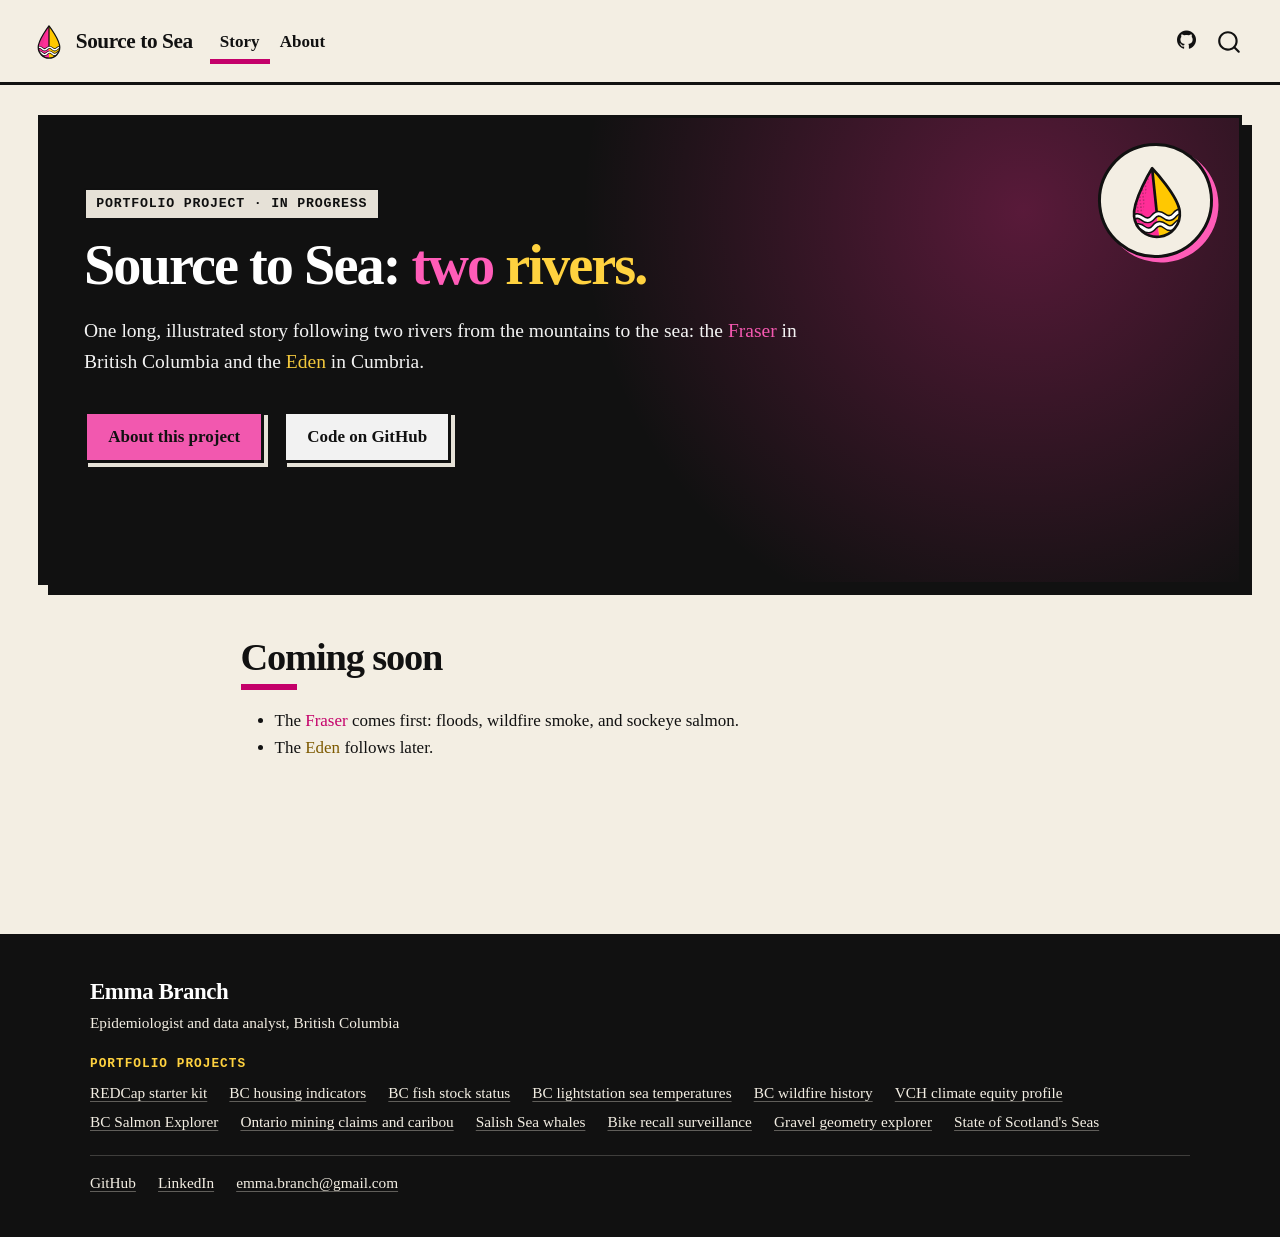
<file: docs/index.html>
<!DOCTYPE html>
<html xmlns="http://www.w3.org/1999/xhtml" lang="en" xml:lang="en"><head>

<meta charset="utf-8">
<meta name="generator" content="quarto-1.11.9">

<meta name="viewport" content="width=device-width, initial-scale=1.0, user-scalable=yes">

<meta name="author" content="Emma Branch">
<meta name="description" content="An illustrated data story following two rivers from source to sea: the Fraser in British Columbia and the Eden in Cumbria.">

<title>Source to Sea: two rivers</title>
<style>
/* Default styles provided by pandoc.
** See https://pandoc.org/MANUAL.html#variables-for-html for config info.
*/
span.smallcaps{font-variant: small-caps;}
div.columns{display: flex; gap: 1.5em;}
div.column{flex: auto;}
@media screen {
div.columns{gap: min(4vw, 1.5em);}
div.column{overflow-x: auto;}
}
div.hanging-indent{margin-left: 1.5em; text-indent: -1.5em;}
ul.task-list{list-style: none;}
ul.task-list li input[type="checkbox"] {
  width: 0.8em;
  margin: 0 0.8em 0.2em -1em; /* quarto-specific, see https://github.com/quarto-dev/quarto-cli/issues/4556 */ 
  vertical-align: middle;
}
</style>


<script src="site_libs/quarto-nav/quarto-nav.js"></script>
<script src="site_libs/quarto-nav/headroom.min.js"></script>
<script src="site_libs/clipboard/clipboard.min.js"></script>
<script src="site_libs/quarto-search/autocomplete.umd.js"></script>
<script src="site_libs/quarto-search/fuse.min.js"></script>
<script src="site_libs/quarto-search/quarto-search.js"></script>
<meta name="quarto:offset" content="./">
<link href="./images/favicon.png" rel="icon" type="image/png">
<script src="site_libs/quarto-html/quarto.js" type="module"></script>
<script src="site_libs/quarto-html/tabsets/tabsets.js" type="module"></script>
<script src="site_libs/quarto-html/scrollable-regions/scrollable-regions.js" type="module"></script>
<script src="site_libs/quarto-html/popper.min.js"></script>
<script src="site_libs/quarto-html/tippy.umd.min.js"></script>
<script src="site_libs/quarto-html/anchor.min.js"></script>
<link href="site_libs/quarto-html/tippy.css" rel="stylesheet">
<link href="site_libs/quarto-html/quarto-syntax-highlighting-06df27c8158acedd5d263560cd4ba62e.css" rel="stylesheet" class="quarto-color-scheme" id="quarto-text-highlighting-styles">
<link href="site_libs/quarto-html/quarto-syntax-highlighting-dark-07e23dae4c3757ea2bcd5d8a79ca1ee5.css" rel="stylesheet" class="quarto-color-scheme quarto-color-alternate" id="quarto-text-highlighting-styles">
<link href="site_libs/quarto-html/quarto-syntax-highlighting-06df27c8158acedd5d263560cd4ba62e.css" rel="stylesheet" class="quarto-color-scheme-extra" id="quarto-text-highlighting-styles">
<script src="site_libs/bootstrap/bootstrap.min.js"></script>
<link href="site_libs/bootstrap/bootstrap-icons.css" rel="stylesheet">
<link href="site_libs/bootstrap/bootstrap-4921bc2613bc6a924d70fb700d4654aa.min.css" rel="stylesheet" append-hash="true" class="quarto-color-scheme" id="quarto-bootstrap" data-mode="light">
<link href="site_libs/bootstrap/bootstrap-dark-3b97802beaa4428ca2b8c7db3ae7f562.min.css" rel="stylesheet" append-hash="true" class="quarto-color-scheme quarto-color-alternate" id="quarto-bootstrap" data-mode="light">
<link href="site_libs/bootstrap/bootstrap-4921bc2613bc6a924d70fb700d4654aa.min.css" rel="stylesheet" append-hash="true" class="quarto-color-scheme-extra" id="quarto-bootstrap" data-mode="light">
<script id="quarto-search-options" type="application/json">{
  "location": "navbar",
  "copy-button": false,
  "collapse-after": 3,
  "panel-placement": "end",
  "type": "overlay",
  "limit": 50,
  "keyboard-shortcut": [
    "f",
    "/",
    "s"
  ],
  "show-item-context": false,
  "language": {
    "search-no-results-text": "No results",
    "search-matching-documents-text": "matching documents",
    "search-copy-link-title": "Copy link to search",
    "search-hide-matches-text": "Hide additional matches",
    "search-more-match-text": "more match in this document",
    "search-more-matches-text": "more matches in this document",
    "search-clear-button-title": "Clear",
    "search-text-placeholder": "",
    "search-detached-cancel-button-title": "Cancel",
    "search-submit-button-title": "Submit",
    "search-label": "Search"
  }
}</script>


</head>

<body class="nav-fixed fullcontent quarto-light"><a id="quarto-skip-link" class="visually-hidden-focusable" href="#quarto-document-content">Skip to main content</a>

<div id="quarto-search-results"></div>
  <header id="quarto-header" class="headroom fixed-top">
    <nav class="navbar navbar-expand-lg " data-bs-theme="dark" aria-label="Site">
      <div class="navbar-container container-fluid">
      <div class="navbar-brand-container mx-auto">
    <a href="./index.html" class="navbar-brand navbar-brand-logo">
    <img src="./images/motif.svg" alt="" class="navbar-logo light-content">
    <img src="./images/motif.svg" alt="" class="navbar-logo dark-content">
    </a>
    <a class="navbar-brand" href="./index.html">
    <span class="navbar-title">Source to Sea</span>
    </a>
  </div>
          <button class="navbar-toggler" type="button" data-bs-toggle="collapse" data-bs-target="#navbarCollapse" aria-controls="navbarCollapse" aria-expanded="false" aria-label="Toggle navigation" onclick="if (window.quartoToggleHeadroom) { window.quartoToggleHeadroom(); }">
  <span class="navbar-toggler-icon"></span>
</button>
          <div class="collapse navbar-collapse" id="navbarCollapse">
            <ul class="navbar-nav navbar-nav-scroll me-auto">
  <li class="nav-item">
    <a class="nav-link active" href="./index.html" aria-current="page"> 
<span class="menu-text">Story</span></a>
  </li>  
  <li class="nav-item">
    <a class="nav-link" href="./about.html"> 
<span class="menu-text">About</span></a>
  </li>  
</ul>
            <ul class="navbar-nav navbar-nav-scroll ms-auto">
  <li class="nav-item compact">
    <a class="nav-link" href="https://github.com/emmabranch/two-rivers"> <i class="bi bi-github" role="img" aria-label="Code on GitHub">
</i> 
<span class="menu-text"></span></a>
  </li>  
</ul>
          </div> <!-- /navcollapse -->
            <div class="quarto-navbar-tools">
</div>
            <div id="quarto-search" class="" title="Search"></div>
      </div> <!-- /container-fluid -->
    </nav>
</header>
<!-- content -->
<div id="quarto-content" class="quarto-container page-columns page-rows-contents page-layout-article page-navbar">
<!-- sidebar -->
<!-- margin-sidebar -->
    
<!-- main -->
<main class="content page-columns page-full" id="quarto-document-content" tabindex="-1">

<header id="title-block-header" class="quarto-title-block default">
<div class="quarto-title">
</div>

<div>
  <div class="description">
    An illustrated data story following two rivers from source to sea: the Fraser in British Columbia and the Eden in Cumbria.
  </div>
</div>


<div class="quarto-title-meta">

    <div>
    <div class="quarto-title-meta-heading">Author</div>
    <div class="quarto-title-meta-contents">
             <p>Emma Branch </p>
          </div>
  </div>
    
  
    
  </div>
  


</header>


<div class="hero-full column-screen">
<img class="hero-motif" src="images/motif.svg" alt="">
<div class="hero-inner">
<p><span class="eyebrow">Portfolio project · in progress</span></p>
<section id="source-to-sea-two-rivers." class="level1">
<h1>Source to Sea: <span class="tr-fraser">two</span> <span class="tr-eden">rivers.</span></h1>
<p>One long, illustrated story following two rivers from the mountains to the sea: the <span class="tr-fraser">Fraser</span> in British Columbia and the <span class="tr-eden">Eden</span> in Cumbria.</p>
<p><a href="./about.html" class="btn btn-accent">About this project</a> <a href="https://github.com/emmabranch/two-rivers" class="btn btn-ghost">Code on GitHub</a></p>
</section>
</div>
</div>
<section id="coming-soon" class="level2">
<h2 class="anchored" data-anchor-id="coming-soon">Coming soon</h2>
<ul>
<li>The <span class="tr-fraser">Fraser</span> comes first: floods, wildfire smoke, and sockeye salmon.</li>
<li>The <span class="tr-eden">Eden</span> follows later.</li>
</ul>


</section>

</main> <!-- /main -->
<!-- Shared portfolio footer. Master copy: /Users/ecox/projects/_brand-kit/footer.html -->
<footer class="eb-footer" role="contentinfo">
  <div class="eb-footer-inner">
    <div class="eb-footer-name">Emma Branch</div>
    <div class="eb-footer-tag">Epidemiologist and data analyst, British Columbia</div>
    <div class="eb-footer-heading">Portfolio projects</div>
    <nav class="eb-footer-projects" aria-label="Portfolio projects">
      <a href="https://emmabranch.github.io/redcap-starter-kit/">REDCap starter kit</a>
      <a href="https://emmabranch.github.io/bc-housing-indicators/">BC housing indicators</a>
      <a href="https://emmabranch.github.io/bc-fish-stock-status/">BC fish stock status</a>
      <a href="https://emmabranch.github.io/bc-lightstation-qc/">BC lightstation sea temperatures</a>
      <a href="https://emmabranch.github.io/bc-wildfire-bigquery/">BC wildfire history</a>
      <a href="https://emmabranch.github.io/vch-climate-equity-profile/">VCH climate equity profile</a>
      <a href="https://emmabranch.shinyapps.io/bc-salmon-explorer">BC Salmon Explorer</a>
      <a href="https://emmabranch.github.io/ontario-claims-caribou/">Ontario mining claims and caribou</a>
      <a href="https://emmabranch.github.io/salish-sea-whales/">Salish Sea whales</a>
      <a href="https://emmabranch.github.io/bike-recall-surveillance/">Bike recall surveillance</a>
      <a href="https://emmabranch.github.io/gravel-geometry/">Gravel geometry explorer</a>
      <a href="https://emmabranch.github.io/scotland-seas-indicators/">State of Scotland's Seas</a>
    </nav>
    <div class="eb-footer-contact">
      <a href="https://github.com/emmabranch">GitHub</a>
      <a href="https://www.linkedin.com/in/embranch/">LinkedIn</a>
      <a href="mailto:emma.branch@gmail.com">emma.branch@gmail.com</a>
    </div>
  </div>
</footer>
<script>
  /* Quarto places included HTML inside the page layout. Move the top bar
     and footer to the edges of the page so they span the full width. */
  document.addEventListener("DOMContentLoaded", function () {
    var bar = document.querySelector(".eb-topbar");
    if (bar) document.body.insertBefore(bar, document.body.firstChild);
    /* Optional hero for single-page reports (report-hero.html): put it
       straight after the top bar, above the report itself. */
    var rhero = document.querySelector(".eb-report-hero");
    if (rhero) {
      if (bar) bar.parentNode.insertBefore(rhero, bar.nextSibling);
      else document.body.insertBefore(rhero, document.body.firstChild);
      document.body.classList.add("has-report-hero");
      /* The report card is lifted over the hero, which makes each section's
         offsetTop relative to the card instead of the page. Quarto's table of
         contents reads offsetTop, so give each section its true page position. */
      document.querySelectorAll("main.content section[id]").forEach(function (sec) {
        Object.defineProperty(sec, "offsetTop", {
          configurable: true,
          get: function () { return this.getBoundingClientRect().top + window.scrollY; }
        });
      });
      /* Optional background stripes drawn by R inside the report
         (a div with class "eb-hero-stripes"): move them into the hero. */
      var stripes = document.querySelector(".eb-hero-stripes");
      if (stripes) { stripes.classList.add("hero-bg"); rhero.insertBefore(stripes, rhero.firstChild); }
    }
    var foot = document.querySelector(".eb-footer");
    if (foot) {
      /* On websites, put it just above Quarto's own footer (which holds the
         project disclaimer); otherwise at the very end of the page. */
      var qfoot = document.querySelector("footer.footer");
      if (qfoot) qfoot.parentNode.insertBefore(foot, qfoot);
      else document.body.appendChild(foot);
    }
    /* On phones, close the navbar menu after a link is tapped. Links to a
       section of the same page don't reload it, so the menu would stay open. */
    document.querySelectorAll(".navbar-collapse .nav-link:not(.dropdown-toggle)").forEach(function (link) {
      link.addEventListener("click", function () {
        var menu = document.querySelector(".navbar-collapse.show");
        if (menu && window.bootstrap) window.bootstrap.Collapse.getOrCreateInstance(menu).hide();
      });
    });
    /* Hide Quarto's empty footer columns so they don't add space on phones */
    document.querySelectorAll(".nav-footer-left, .nav-footer-right").forEach(function (el) {
      if (!el.children.length && !el.textContent.replace(/[\s\u00a0]/g, "")) el.style.display = "none";
    });
  });
</script>
<script id="quarto-html-after-body" type="application/javascript">
  window.document.addEventListener("DOMContentLoaded", function (event) {
    const icon = "";
    const anchorJS = new window.AnchorJS();
    anchorJS.options = {
      placement: 'right',
      icon: icon
    };
    anchorJS.add('.anchored');
    const isCodeAnnotation = (el) => {
      for (const clz of el.classList) {
        if (clz.startsWith('code-annotation-')) {                     
          return true;
        }
      }
      return false;
    }
    const onCopySuccess = function(e) {
      // button target
      const button = e.trigger;
      // don't keep focus
      button.blur();
      // flash "checked"
      button.classList.add('code-copy-button-checked');
      var currentTitle = button.getAttribute("title");
      button.setAttribute("title", "Copied!");
      let tooltip;
      if (window.bootstrap) {
        button.setAttribute("data-bs-toggle", "tooltip");
        button.setAttribute("data-bs-placement", "left");
        button.setAttribute("data-bs-title", "Copied!");
        tooltip = new bootstrap.Tooltip(button, 
          { trigger: "manual", 
            customClass: "code-copy-button-tooltip",
            offset: [0, -8]});
        tooltip.show();    
      }
      setTimeout(function() {
        if (tooltip) {
          tooltip.hide();
          button.removeAttribute("data-bs-title");
          button.removeAttribute("data-bs-toggle");
          button.removeAttribute("data-bs-placement");
        }
        button.setAttribute("title", currentTitle);
        button.classList.remove('code-copy-button-checked');
      }, 1000);
      // clear code selection
      e.clearSelection();
    }
    const getTextToCopy = function(trigger) {
      const outerScaffold = trigger.parentElement.cloneNode(true);
      const codeEl = outerScaffold.querySelector('code');
      for (const childEl of codeEl.children) {
        if (isCodeAnnotation(childEl)) {
          childEl.remove();
        }
      }
      return codeEl.innerText;
    }
    const clipboard = new window.ClipboardJS('.code-copy-button:not([data-in-quarto-modal])', {
      text: getTextToCopy
    });
    clipboard.on('success', onCopySuccess);
    if (window.document.getElementById('quarto-embedded-source-code-modal')) {
      const clipboardModal = new window.ClipboardJS('.code-copy-button[data-in-quarto-modal]', {
        text: getTextToCopy,
        container: window.document.getElementById('quarto-embedded-source-code-modal')
      });
      clipboardModal.on('success', onCopySuccess);
    }
      var localhostRegex = new RegExp(/^(?:http|https):\/\/localhost\:?[0-9]*\//);
      var mailtoRegex = new RegExp(/^mailto:/);
        var filterRegex = new RegExp("https:\/\/emmabranch\.github\.io\/two-rivers\/");
      var isInternal = (href) => {
          return filterRegex.test(href) || localhostRegex.test(href) || mailtoRegex.test(href);
      }
      // Inspect non-navigation links and adorn them if external
      window.quartoDecorateExternalLinks = function (root) {
     var links = (root || window.document).querySelectorAll('a[href]:not(.nav-link):not(.navbar-brand):not(.toc-action):not(.sidebar-link):not(.sidebar-item-toggle):not(.pagination-link):not(.no-external):not([aria-hidden]):not(.dropdown-item):not(.quarto-navigation-tool):not(.about-link)');
      for (var i=0; i<links.length; i++) {
        const link = links[i];
        if (!isInternal(link.href)) {
          // undo the damage that might have been done by quarto-nav.js in the case of
          // links that we want to consider external
          if (link.dataset.originalHref !== undefined) {
            link.href = link.dataset.originalHref;
          }
          if (!link.classList.contains('no-external-icon')) {
          }
        }
      }
      };
      window.quartoDecorateExternalLinks(window.document);
    // Esc closes the popup (WCAG 1.4.13) and focus leaving both trigger and
    // popup closes it (WCAG 2.4.11); tippy handles neither for interactive popups.
    const hideOnEscAndFocusOut = {
      name: 'hideOnEscAndFocusOut',
      defaultValue: true,
      fn(instance) {
        const dismiss = () => {
          // A show scheduled by the trigger delay would otherwise reopen it
          instance.clearDelayTimeouts();
          instance.hide();
        };
        const onKeyDown = (event) => {
          if (event.key !== 'Escape') {
            return;
          }
          // Keep Esc from also reaching page handlers (e.g. reveal.js overview),
          // except an open reveal.js slide menu, which Esc should close too.
          // The menu handles keys only when its keyboard option is on.
          const menuHandlesEsc = window.Reveal?.getPlugin?.('menu')?.isOpen() &&
            window.Reveal.getConfig().menu?.keyboard !== false;
          if (!menuHandlesEsc) {
            event.stopPropagation();
          }
          if (instance.popper.contains(window.document.activeElement)) {
            // Disabled while refocusing so the focus trigger does not reopen it
            instance.disable();
            instance.reference.focus();
            instance.enable();
          }
          dismiss();
        };
        const onFocusOut = (event) => {
          const target = event.relatedTarget;
          if (target && !instance.reference.contains(target) &&
              !instance.popper.contains(target)) {
            dismiss();
          }
        };
        // On the trigger too: a click trigger (code-annotations: select) has no
        // blur handling. Attached for the instance's lifetime so leaving the
        // trigger also cancels a show still pending on the trigger delay.
        instance.reference.addEventListener('focusout', onFocusOut);
        return {
          onShow() {
            window.document.addEventListener('keydown', onKeyDown, true);
            instance.popper.addEventListener('focusout', onFocusOut);
          },
          onHide() {
            window.document.removeEventListener('keydown', onKeyDown, true);
            instance.popper.removeEventListener('focusout', onFocusOut);
          },
          onDestroy() {
            instance.reference.removeEventListener('focusout', onFocusOut);
          },
        };
      },
    };
    function tippyHover(el, contentFn, onTriggerFn, onUntriggerFn) {
      const config = {
        allowHTML: true,
        maxWidth: 500,
        delay: 100,
        arrow: false,
        appendTo: function(el) {
            return el.parentElement;
        },
        interactive: true,
        interactiveBorder: 10,
        theme: 'quarto',
        placement: 'bottom-start',
        plugins: [hideOnEscAndFocusOut],
      };
      if (contentFn) {
        config.content = contentFn;
      }
      if (onTriggerFn) {
        config.onTrigger = onTriggerFn;
      }
      if (onUntriggerFn) {
        config.onUntrigger = onUntriggerFn;
      }
      window.tippy(el, config); 
    }
    const noterefs = window.document.querySelectorAll('a[role="doc-noteref"]');
    for (var i=0; i<noterefs.length; i++) {
      const ref = noterefs[i];
      tippyHover(ref, function() {
        // use id or data attribute instead here
        let href = ref.getAttribute('data-footnote-href') || ref.getAttribute('href');
        try { href = new URL(href).hash; } catch {}
        const id = href.replace(/^#\/?/, "");
        const note = window.document.getElementById(id);
        if (note) {
          return note.innerHTML;
        } else {
          return "";
        }
      });
    }
    const xrefs = window.document.querySelectorAll('a.quarto-xref');
    const processXRef = (id, note) => {
      // Strip column container classes
      const stripColumnClz = (el) => {
        el.classList.remove("page-full", "page-columns");
        if (el.children) {
          for (const child of el.children) {
            stripColumnClz(child);
          }
        }
      }
      stripColumnClz(note)
      if (id === null || id.startsWith('sec-')) {
        // Special case sections, only their first couple elements
        const container = document.createElement("div");
        if (note.children && note.children.length > 2) {
          container.appendChild(note.children[0].cloneNode(true));
          for (let i = 1; i < note.children.length; i++) {
            const child = note.children[i];
            if (child.tagName === "P" && child.innerText === "") {
              continue;
            } else {
              container.appendChild(child.cloneNode(true));
              break;
            }
          }
          if (window.Quarto?.typesetMath) {
            window.Quarto.typesetMath(container);
          }
          return container.innerHTML
        } else {
          if (window.Quarto?.typesetMath) {
            window.Quarto.typesetMath(note);
          }
          return note.innerHTML;
        }
      } else {
        // Remove any anchor links if they are present
        const anchorLink = note.querySelector('a.anchorjs-link');
        if (anchorLink) {
          anchorLink.remove();
        }
        if (window.Quarto?.typesetMath) {
          window.Quarto.typesetMath(note);
        }
        if (note.classList.contains("callout")) {
          return note.outerHTML;
        } else {
          return note.innerHTML;
        }
      }
    }
    for (var i=0; i<xrefs.length; i++) {
      const xref = xrefs[i];
      tippyHover(xref, undefined, function(instance) {
        instance.disable();
        let url = xref.getAttribute('href');
        let hash = undefined; 
        if (url.startsWith('#')) {
          hash = url;
        } else {
          try { hash = new URL(url).hash; } catch {}
        }
        if (hash) {
          const id = hash.replace(/^#\/?/, "");
          const note = window.document.getElementById(id);
          if (note !== null) {
            try {
              const html = processXRef(id, note.cloneNode(true));
              instance.setContent(html);
            } finally {
              instance.enable();
              instance.show();
            }
          } else {
            // See if we can fetch this
            fetch(url.split('#')[0])
            .then(res => res.text())
            .then(html => {
              const parser = new DOMParser();
              const htmlDoc = parser.parseFromString(html, "text/html");
              const note = htmlDoc.getElementById(id);
              if (note !== null) {
                const html = processXRef(id, note);
                instance.setContent(html);
              } 
            }).finally(() => {
              instance.enable();
              instance.show();
            });
          }
        } else {
          // See if we can fetch a full url (with no hash to target)
          // This is a special case and we should probably do some content thinning / targeting
          fetch(url)
          .then(res => res.text())
          .then(html => {
            const parser = new DOMParser();
            const htmlDoc = parser.parseFromString(html, "text/html");
            const note = htmlDoc.querySelector('main.content');
            if (note !== null) {
              // This should only happen for chapter cross references
              // (since there is no id in the URL)
              // remove the first header
              if (note.children.length > 0 && note.children[0].tagName === "HEADER") {
                note.children[0].remove();
              }
              const html = processXRef(null, note);
              instance.setContent(html);
            } 
          }).finally(() => {
            instance.enable();
            instance.show();
          });
        }
      }, function(instance) {
      });
    }
        let selectedAnnoteEl;
        const selectorForAnnotation = ( cell, annotation) => {
          let cellAttr = 'data-code-cell="' + cell + '"';
          let lineAttr = 'data-code-annotation="' +  annotation + '"';
          const selector = 'span[' + cellAttr + '][' + lineAttr + ']';
          return selector;
        }
        const selectCodeLines = (annoteEl) => {
          const doc = window.document;
          const targetCell = annoteEl.getAttribute("data-target-cell");
          const targetAnnotation = annoteEl.getAttribute("data-target-annotation");
          const annoteSpan = window.document.querySelector(selectorForAnnotation(targetCell, targetAnnotation));
          const lines = annoteSpan.getAttribute("data-code-lines").split(",");
          const lineIds = lines.map((line) => {
            return targetCell + "-" + line;
          })
          // Each band is positioned against its own containing block, which is
          // not the offsetParent of the lines, so place it from client rects.
          const placeBand = (band, firstEl, lastEl, codeBlock) => {
            const container = band.offsetParent;
            if (container === null) {
              return;
            }
            const containerRect = container.getBoundingClientRect();
            // Reveal.js scales slides with a transform, so convert client
            // pixels back to the CSS pixels of the container.
            const scale = containerRect.height / container.offsetHeight || 1;
            const firstRect = firstEl.getBoundingClientRect();
            const lastRect = lastEl.getBoundingClientRect();
            const top = (firstRect.top - containerRect.top) / scale - container.clientTop + container.scrollTop;
            const height = (lastRect.bottom - firstRect.top) / scale;
            band.style.top = top - 2 + "px";
            band.style.height = height + 4 + "px";
            if (codeBlock) {
              // Without the copy button wrapper, the containing block is wider
              // than the code block, so span the code block explicitly.
              const blockRect = codeBlock.getBoundingClientRect();
              band.style.left = (blockRect.left - containerRect.left) / scale - container.clientLeft + container.scrollLeft + "px";
              band.style.width = blockRect.width / scale + "px";
            }
          };
          if (lineIds.length > 0) {
            const el = window.document.getElementById(lineIds[0]);
            const lastEl = window.document.getElementById(lineIds[lineIds.length - 1]);
            const parent = el.parentElement.parentElement;
            // cook up a div (if necessary) and position it
            let div = window.document.getElementById("code-annotation-line-highlight");
            if (div === null) {
              div = window.document.createElement("div");
              div.setAttribute("id", "code-annotation-line-highlight");
              div.style.position = 'absolute';
              parent.appendChild(div);
            }
            placeBand(div, el, lastEl, parent.closest("div.sourceCode") || parent);
            let gutterDiv = window.document.getElementById("code-annotation-line-highlight-gutter");
            if (gutterDiv === null) {
              gutterDiv = window.document.createElement("div");
              gutterDiv.setAttribute("id", "code-annotation-line-highlight-gutter");
              gutterDiv.style.position = 'absolute';
              const codeCell = window.document.getElementById(targetCell);
              const gutter = codeCell.querySelector('.code-annotation-gutter');
              gutter.appendChild(gutterDiv);
            }
            placeBand(gutterDiv, el, lastEl);
            selectedAnnoteEl = annoteEl;
          }
        };
        const unselectCodeLines = () => {
          const elementsIds = ["code-annotation-line-highlight", "code-annotation-line-highlight-gutter"];
          elementsIds.forEach((elId) => {
            const div = window.document.getElementById(elId);
            if (div) {
              div.remove();
            }
          });
          selectedAnnoteEl = undefined;
        };
          // Handle positioning of the toggle
      window.addEventListener(
        "resize",
        throttle(() => {
          elRect = undefined;
          if (selectedAnnoteEl) {
            selectCodeLines(selectedAnnoteEl);
          }
        }, 10)
      );
      function throttle(fn, ms) {
      let throttle = false;
      let timer;
        return (...args) => {
          if(!throttle) { // first call gets through
              fn.apply(this, args);
              throttle = true;
          } else { // all the others get throttled
              if(timer) clearTimeout(timer); // cancel #2
              timer = setTimeout(() => {
                fn.apply(this, args);
                timer = throttle = false;
              }, ms);
          }
        };
      }
        // Attach click handler to the DT
        const annoteDls = window.document.querySelectorAll('dt[data-target-cell]');
        for (const annoteDlNode of annoteDls) {
          annoteDlNode.addEventListener('click', (event) => {
            const clickedEl = event.target;
            if (clickedEl !== selectedAnnoteEl) {
              unselectCodeLines();
              const activeEl = window.document.querySelector('dt[data-target-cell].code-annotation-active');
              if (activeEl) {
                activeEl.classList.remove('code-annotation-active');
              }
              selectCodeLines(clickedEl);
              clickedEl.classList.add('code-annotation-active');
            } else {
              // Unselect the line
              unselectCodeLines();
              clickedEl.classList.remove('code-annotation-active');
            }
          });
        }
    const findCites = (el) => {
      const parentEl = el.parentElement;
      if (parentEl) {
        const cites = parentEl.dataset.cites;
        if (cites) {
          return {
            el,
            cites: cites.split(' ')
          };
        } else {
          return findCites(el.parentElement)
        }
      } else {
        return undefined;
      }
    };
    var bibliorefs = window.document.querySelectorAll('a[role="doc-biblioref"]');
    for (var i=0; i<bibliorefs.length; i++) {
      const ref = bibliorefs[i];
      const citeInfo = findCites(ref);
      if (citeInfo) {
        tippyHover(citeInfo.el, function() {
          var popup = window.document.createElement('div');
          citeInfo.cites.forEach(function(cite) {
            var citeDiv = window.document.createElement('div');
            citeDiv.classList.add('hanging-indent');
            citeDiv.classList.add('csl-entry');
            var biblioDiv = window.document.getElementById('ref-' + cite);
            if (biblioDiv) {
              citeDiv.innerHTML = biblioDiv.innerHTML;
            }
            popup.appendChild(citeDiv);
          });
          return popup.innerHTML;
        });
      }
    }
  });
  </script>
  <script type="application/javascript">
  window.quartoScrollableRegionsLabels = {"code":"Scrollable code","output":"Scrollable output"};
  </script>
</div> <!-- /content -->




</body></html>
</file>
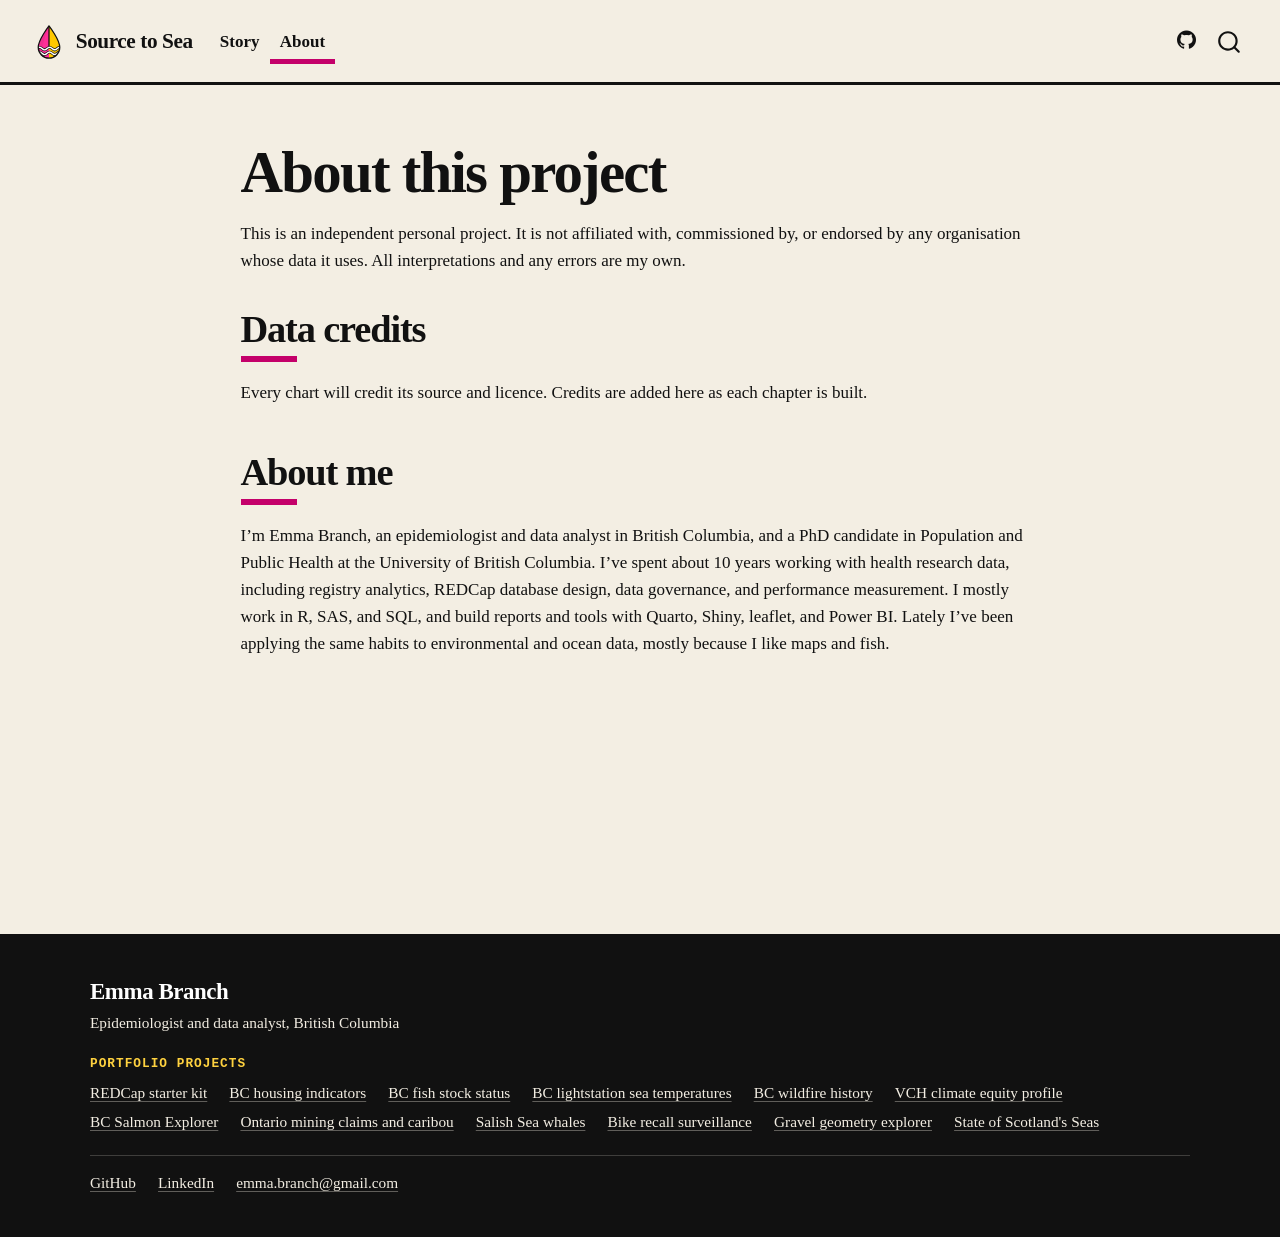
<file: docs/about.html>
<!DOCTYPE html>
<html xmlns="http://www.w3.org/1999/xhtml" lang="en" xml:lang="en"><head>

<meta charset="utf-8">
<meta name="generator" content="quarto-1.11.9">

<meta name="viewport" content="width=device-width, initial-scale=1.0, user-scalable=yes">


<title>About this project – Source to Sea: two rivers</title>
<style>
/* Default styles provided by pandoc.
** See https://pandoc.org/MANUAL.html#variables-for-html for config info.
*/
span.smallcaps{font-variant: small-caps;}
div.columns{display: flex; gap: 1.5em;}
div.column{flex: auto;}
@media screen {
div.columns{gap: min(4vw, 1.5em);}
div.column{overflow-x: auto;}
}
div.hanging-indent{margin-left: 1.5em; text-indent: -1.5em;}
ul.task-list{list-style: none;}
ul.task-list li input[type="checkbox"] {
  width: 0.8em;
  margin: 0 0.8em 0.2em -1em; /* quarto-specific, see https://github.com/quarto-dev/quarto-cli/issues/4556 */ 
  vertical-align: middle;
}
</style>


<script src="site_libs/quarto-nav/quarto-nav.js"></script>
<script src="site_libs/quarto-nav/headroom.min.js"></script>
<script src="site_libs/clipboard/clipboard.min.js"></script>
<script src="site_libs/quarto-search/autocomplete.umd.js"></script>
<script src="site_libs/quarto-search/fuse.min.js"></script>
<script src="site_libs/quarto-search/quarto-search.js"></script>
<meta name="quarto:offset" content="./">
<link href="./images/favicon.png" rel="icon" type="image/png">
<script src="site_libs/quarto-html/quarto.js" type="module"></script>
<script src="site_libs/quarto-html/tabsets/tabsets.js" type="module"></script>
<script src="site_libs/quarto-html/scrollable-regions/scrollable-regions.js" type="module"></script>
<script src="site_libs/quarto-html/popper.min.js"></script>
<script src="site_libs/quarto-html/tippy.umd.min.js"></script>
<script src="site_libs/quarto-html/anchor.min.js"></script>
<link href="site_libs/quarto-html/tippy.css" rel="stylesheet">
<link href="site_libs/quarto-html/quarto-syntax-highlighting-06df27c8158acedd5d263560cd4ba62e.css" rel="stylesheet" class="quarto-color-scheme" id="quarto-text-highlighting-styles">
<link href="site_libs/quarto-html/quarto-syntax-highlighting-dark-07e23dae4c3757ea2bcd5d8a79ca1ee5.css" rel="stylesheet" class="quarto-color-scheme quarto-color-alternate" id="quarto-text-highlighting-styles">
<link href="site_libs/quarto-html/quarto-syntax-highlighting-06df27c8158acedd5d263560cd4ba62e.css" rel="stylesheet" class="quarto-color-scheme-extra" id="quarto-text-highlighting-styles">
<script src="site_libs/bootstrap/bootstrap.min.js"></script>
<link href="site_libs/bootstrap/bootstrap-icons.css" rel="stylesheet">
<link href="site_libs/bootstrap/bootstrap-4921bc2613bc6a924d70fb700d4654aa.min.css" rel="stylesheet" append-hash="true" class="quarto-color-scheme" id="quarto-bootstrap" data-mode="light">
<link href="site_libs/bootstrap/bootstrap-dark-3b97802beaa4428ca2b8c7db3ae7f562.min.css" rel="stylesheet" append-hash="true" class="quarto-color-scheme quarto-color-alternate" id="quarto-bootstrap" data-mode="light">
<link href="site_libs/bootstrap/bootstrap-4921bc2613bc6a924d70fb700d4654aa.min.css" rel="stylesheet" append-hash="true" class="quarto-color-scheme-extra" id="quarto-bootstrap" data-mode="light">
<script id="quarto-search-options" type="application/json">{
  "location": "navbar",
  "copy-button": false,
  "collapse-after": 3,
  "panel-placement": "end",
  "type": "overlay",
  "limit": 50,
  "keyboard-shortcut": [
    "f",
    "/",
    "s"
  ],
  "show-item-context": false,
  "language": {
    "search-no-results-text": "No results",
    "search-matching-documents-text": "matching documents",
    "search-copy-link-title": "Copy link to search",
    "search-hide-matches-text": "Hide additional matches",
    "search-more-match-text": "more match in this document",
    "search-more-matches-text": "more matches in this document",
    "search-clear-button-title": "Clear",
    "search-text-placeholder": "",
    "search-detached-cancel-button-title": "Cancel",
    "search-submit-button-title": "Submit",
    "search-label": "Search"
  }
}</script>


</head>

<body class="nav-fixed fullcontent quarto-light"><a id="quarto-skip-link" class="visually-hidden-focusable" href="#quarto-document-content">Skip to main content</a>

<div id="quarto-search-results"></div>
  <header id="quarto-header" class="headroom fixed-top">
    <nav class="navbar navbar-expand-lg " data-bs-theme="dark" aria-label="Site">
      <div class="navbar-container container-fluid">
      <div class="navbar-brand-container mx-auto">
    <a href="./index.html" class="navbar-brand navbar-brand-logo">
    <img src="./images/motif.svg" alt="" class="navbar-logo light-content">
    <img src="./images/motif.svg" alt="" class="navbar-logo dark-content">
    </a>
    <a class="navbar-brand" href="./index.html">
    <span class="navbar-title">Source to Sea</span>
    </a>
  </div>
          <button class="navbar-toggler" type="button" data-bs-toggle="collapse" data-bs-target="#navbarCollapse" aria-controls="navbarCollapse" aria-expanded="false" aria-label="Toggle navigation" onclick="if (window.quartoToggleHeadroom) { window.quartoToggleHeadroom(); }">
  <span class="navbar-toggler-icon"></span>
</button>
          <div class="collapse navbar-collapse" id="navbarCollapse">
            <ul class="navbar-nav navbar-nav-scroll me-auto">
  <li class="nav-item">
    <a class="nav-link" href="./index.html"> 
<span class="menu-text">Story</span></a>
  </li>  
  <li class="nav-item">
    <a class="nav-link active" href="./about.html" aria-current="page"> 
<span class="menu-text">About</span></a>
  </li>  
</ul>
            <ul class="navbar-nav navbar-nav-scroll ms-auto">
  <li class="nav-item compact">
    <a class="nav-link" href="https://github.com/emmabranch/two-rivers"> <i class="bi bi-github" role="img" aria-label="Code on GitHub">
</i> 
<span class="menu-text"></span></a>
  </li>  
</ul>
          </div> <!-- /navcollapse -->
            <div class="quarto-navbar-tools">
</div>
            <div id="quarto-search" class="" title="Search"></div>
      </div> <!-- /container-fluid -->
    </nav>
</header>
<!-- content -->
<div id="quarto-content" class="quarto-container page-columns page-rows-contents page-layout-article page-navbar">
<!-- sidebar -->
<!-- margin-sidebar -->
    
<!-- main -->
<main class="content" id="quarto-document-content" tabindex="-1">

<header id="title-block-header" class="quarto-title-block default">
<div class="quarto-title">
<h1 class="title">About this project</h1>
</div>



<div class="quarto-title-meta">

    
  
    
  </div>
  


</header>


<p>This is an independent personal project. It is not affiliated with, commissioned by, or endorsed by any organisation whose data it uses. All interpretations and any errors are my own.</p>
<section id="data-credits" class="level2">
<h2 class="anchored" data-anchor-id="data-credits">Data credits</h2>
<p>Every chart will credit its source and licence. Credits are added here as each chapter is built.</p>
</section>
<section id="about-me" class="level2">
<h2 class="anchored" data-anchor-id="about-me">About me</h2>
<p>I’m Emma Branch, an epidemiologist and data analyst in British Columbia, and a PhD candidate in Population and Public Health at the University of British Columbia. I’ve spent about 10 years working with health research data, including registry analytics, REDCap database design, data governance, and performance measurement. I mostly work in R, SAS, and SQL, and build reports and tools with Quarto, Shiny, leaflet, and Power BI. Lately I’ve been applying the same habits to environmental and ocean data, mostly because I like maps and fish.</p>


</section>

</main> <!-- /main -->
<!-- Shared portfolio footer. Master copy: /Users/ecox/projects/_brand-kit/footer.html -->
<footer class="eb-footer" role="contentinfo">
  <div class="eb-footer-inner">
    <div class="eb-footer-name">Emma Branch</div>
    <div class="eb-footer-tag">Epidemiologist and data analyst, British Columbia</div>
    <div class="eb-footer-heading">Portfolio projects</div>
    <nav class="eb-footer-projects" aria-label="Portfolio projects">
      <a href="https://emmabranch.github.io/redcap-starter-kit/">REDCap starter kit</a>
      <a href="https://emmabranch.github.io/bc-housing-indicators/">BC housing indicators</a>
      <a href="https://emmabranch.github.io/bc-fish-stock-status/">BC fish stock status</a>
      <a href="https://emmabranch.github.io/bc-lightstation-qc/">BC lightstation sea temperatures</a>
      <a href="https://emmabranch.github.io/bc-wildfire-bigquery/">BC wildfire history</a>
      <a href="https://emmabranch.github.io/vch-climate-equity-profile/">VCH climate equity profile</a>
      <a href="https://emmabranch.shinyapps.io/bc-salmon-explorer">BC Salmon Explorer</a>
      <a href="https://emmabranch.github.io/ontario-claims-caribou/">Ontario mining claims and caribou</a>
      <a href="https://emmabranch.github.io/salish-sea-whales/">Salish Sea whales</a>
      <a href="https://emmabranch.github.io/bike-recall-surveillance/">Bike recall surveillance</a>
      <a href="https://emmabranch.github.io/gravel-geometry/">Gravel geometry explorer</a>
      <a href="https://emmabranch.github.io/scotland-seas-indicators/">State of Scotland's Seas</a>
    </nav>
    <div class="eb-footer-contact">
      <a href="https://github.com/emmabranch">GitHub</a>
      <a href="https://www.linkedin.com/in/embranch/">LinkedIn</a>
      <a href="mailto:emma.branch@gmail.com">emma.branch@gmail.com</a>
    </div>
  </div>
</footer>
<script>
  /* Quarto places included HTML inside the page layout. Move the top bar
     and footer to the edges of the page so they span the full width. */
  document.addEventListener("DOMContentLoaded", function () {
    var bar = document.querySelector(".eb-topbar");
    if (bar) document.body.insertBefore(bar, document.body.firstChild);
    /* Optional hero for single-page reports (report-hero.html): put it
       straight after the top bar, above the report itself. */
    var rhero = document.querySelector(".eb-report-hero");
    if (rhero) {
      if (bar) bar.parentNode.insertBefore(rhero, bar.nextSibling);
      else document.body.insertBefore(rhero, document.body.firstChild);
      document.body.classList.add("has-report-hero");
      /* The report card is lifted over the hero, which makes each section's
         offsetTop relative to the card instead of the page. Quarto's table of
         contents reads offsetTop, so give each section its true page position. */
      document.querySelectorAll("main.content section[id]").forEach(function (sec) {
        Object.defineProperty(sec, "offsetTop", {
          configurable: true,
          get: function () { return this.getBoundingClientRect().top + window.scrollY; }
        });
      });
      /* Optional background stripes drawn by R inside the report
         (a div with class "eb-hero-stripes"): move them into the hero. */
      var stripes = document.querySelector(".eb-hero-stripes");
      if (stripes) { stripes.classList.add("hero-bg"); rhero.insertBefore(stripes, rhero.firstChild); }
    }
    var foot = document.querySelector(".eb-footer");
    if (foot) {
      /* On websites, put it just above Quarto's own footer (which holds the
         project disclaimer); otherwise at the very end of the page. */
      var qfoot = document.querySelector("footer.footer");
      if (qfoot) qfoot.parentNode.insertBefore(foot, qfoot);
      else document.body.appendChild(foot);
    }
    /* On phones, close the navbar menu after a link is tapped. Links to a
       section of the same page don't reload it, so the menu would stay open. */
    document.querySelectorAll(".navbar-collapse .nav-link:not(.dropdown-toggle)").forEach(function (link) {
      link.addEventListener("click", function () {
        var menu = document.querySelector(".navbar-collapse.show");
        if (menu && window.bootstrap) window.bootstrap.Collapse.getOrCreateInstance(menu).hide();
      });
    });
    /* Hide Quarto's empty footer columns so they don't add space on phones */
    document.querySelectorAll(".nav-footer-left, .nav-footer-right").forEach(function (el) {
      if (!el.children.length && !el.textContent.replace(/[\s\u00a0]/g, "")) el.style.display = "none";
    });
  });
</script>
<script id="quarto-html-after-body" type="application/javascript">
  window.document.addEventListener("DOMContentLoaded", function (event) {
    const icon = "";
    const anchorJS = new window.AnchorJS();
    anchorJS.options = {
      placement: 'right',
      icon: icon
    };
    anchorJS.add('.anchored');
    const isCodeAnnotation = (el) => {
      for (const clz of el.classList) {
        if (clz.startsWith('code-annotation-')) {                     
          return true;
        }
      }
      return false;
    }
    const onCopySuccess = function(e) {
      // button target
      const button = e.trigger;
      // don't keep focus
      button.blur();
      // flash "checked"
      button.classList.add('code-copy-button-checked');
      var currentTitle = button.getAttribute("title");
      button.setAttribute("title", "Copied!");
      let tooltip;
      if (window.bootstrap) {
        button.setAttribute("data-bs-toggle", "tooltip");
        button.setAttribute("data-bs-placement", "left");
        button.setAttribute("data-bs-title", "Copied!");
        tooltip = new bootstrap.Tooltip(button, 
          { trigger: "manual", 
            customClass: "code-copy-button-tooltip",
            offset: [0, -8]});
        tooltip.show();    
      }
      setTimeout(function() {
        if (tooltip) {
          tooltip.hide();
          button.removeAttribute("data-bs-title");
          button.removeAttribute("data-bs-toggle");
          button.removeAttribute("data-bs-placement");
        }
        button.setAttribute("title", currentTitle);
        button.classList.remove('code-copy-button-checked');
      }, 1000);
      // clear code selection
      e.clearSelection();
    }
    const getTextToCopy = function(trigger) {
      const outerScaffold = trigger.parentElement.cloneNode(true);
      const codeEl = outerScaffold.querySelector('code');
      for (const childEl of codeEl.children) {
        if (isCodeAnnotation(childEl)) {
          childEl.remove();
        }
      }
      return codeEl.innerText;
    }
    const clipboard = new window.ClipboardJS('.code-copy-button:not([data-in-quarto-modal])', {
      text: getTextToCopy
    });
    clipboard.on('success', onCopySuccess);
    if (window.document.getElementById('quarto-embedded-source-code-modal')) {
      const clipboardModal = new window.ClipboardJS('.code-copy-button[data-in-quarto-modal]', {
        text: getTextToCopy,
        container: window.document.getElementById('quarto-embedded-source-code-modal')
      });
      clipboardModal.on('success', onCopySuccess);
    }
      var localhostRegex = new RegExp(/^(?:http|https):\/\/localhost\:?[0-9]*\//);
      var mailtoRegex = new RegExp(/^mailto:/);
        var filterRegex = new RegExp("https:\/\/emmabranch\.github\.io\/two-rivers\/");
      var isInternal = (href) => {
          return filterRegex.test(href) || localhostRegex.test(href) || mailtoRegex.test(href);
      }
      // Inspect non-navigation links and adorn them if external
      window.quartoDecorateExternalLinks = function (root) {
     var links = (root || window.document).querySelectorAll('a[href]:not(.nav-link):not(.navbar-brand):not(.toc-action):not(.sidebar-link):not(.sidebar-item-toggle):not(.pagination-link):not(.no-external):not([aria-hidden]):not(.dropdown-item):not(.quarto-navigation-tool):not(.about-link)');
      for (var i=0; i<links.length; i++) {
        const link = links[i];
        if (!isInternal(link.href)) {
          // undo the damage that might have been done by quarto-nav.js in the case of
          // links that we want to consider external
          if (link.dataset.originalHref !== undefined) {
            link.href = link.dataset.originalHref;
          }
          if (!link.classList.contains('no-external-icon')) {
          }
        }
      }
      };
      window.quartoDecorateExternalLinks(window.document);
    // Esc closes the popup (WCAG 1.4.13) and focus leaving both trigger and
    // popup closes it (WCAG 2.4.11); tippy handles neither for interactive popups.
    const hideOnEscAndFocusOut = {
      name: 'hideOnEscAndFocusOut',
      defaultValue: true,
      fn(instance) {
        const dismiss = () => {
          // A show scheduled by the trigger delay would otherwise reopen it
          instance.clearDelayTimeouts();
          instance.hide();
        };
        const onKeyDown = (event) => {
          if (event.key !== 'Escape') {
            return;
          }
          // Keep Esc from also reaching page handlers (e.g. reveal.js overview),
          // except an open reveal.js slide menu, which Esc should close too.
          // The menu handles keys only when its keyboard option is on.
          const menuHandlesEsc = window.Reveal?.getPlugin?.('menu')?.isOpen() &&
            window.Reveal.getConfig().menu?.keyboard !== false;
          if (!menuHandlesEsc) {
            event.stopPropagation();
          }
          if (instance.popper.contains(window.document.activeElement)) {
            // Disabled while refocusing so the focus trigger does not reopen it
            instance.disable();
            instance.reference.focus();
            instance.enable();
          }
          dismiss();
        };
        const onFocusOut = (event) => {
          const target = event.relatedTarget;
          if (target && !instance.reference.contains(target) &&
              !instance.popper.contains(target)) {
            dismiss();
          }
        };
        // On the trigger too: a click trigger (code-annotations: select) has no
        // blur handling. Attached for the instance's lifetime so leaving the
        // trigger also cancels a show still pending on the trigger delay.
        instance.reference.addEventListener('focusout', onFocusOut);
        return {
          onShow() {
            window.document.addEventListener('keydown', onKeyDown, true);
            instance.popper.addEventListener('focusout', onFocusOut);
          },
          onHide() {
            window.document.removeEventListener('keydown', onKeyDown, true);
            instance.popper.removeEventListener('focusout', onFocusOut);
          },
          onDestroy() {
            instance.reference.removeEventListener('focusout', onFocusOut);
          },
        };
      },
    };
    function tippyHover(el, contentFn, onTriggerFn, onUntriggerFn) {
      const config = {
        allowHTML: true,
        maxWidth: 500,
        delay: 100,
        arrow: false,
        appendTo: function(el) {
            return el.parentElement;
        },
        interactive: true,
        interactiveBorder: 10,
        theme: 'quarto',
        placement: 'bottom-start',
        plugins: [hideOnEscAndFocusOut],
      };
      if (contentFn) {
        config.content = contentFn;
      }
      if (onTriggerFn) {
        config.onTrigger = onTriggerFn;
      }
      if (onUntriggerFn) {
        config.onUntrigger = onUntriggerFn;
      }
      window.tippy(el, config); 
    }
    const noterefs = window.document.querySelectorAll('a[role="doc-noteref"]');
    for (var i=0; i<noterefs.length; i++) {
      const ref = noterefs[i];
      tippyHover(ref, function() {
        // use id or data attribute instead here
        let href = ref.getAttribute('data-footnote-href') || ref.getAttribute('href');
        try { href = new URL(href).hash; } catch {}
        const id = href.replace(/^#\/?/, "");
        const note = window.document.getElementById(id);
        if (note) {
          return note.innerHTML;
        } else {
          return "";
        }
      });
    }
    const xrefs = window.document.querySelectorAll('a.quarto-xref');
    const processXRef = (id, note) => {
      // Strip column container classes
      const stripColumnClz = (el) => {
        el.classList.remove("page-full", "page-columns");
        if (el.children) {
          for (const child of el.children) {
            stripColumnClz(child);
          }
        }
      }
      stripColumnClz(note)
      if (id === null || id.startsWith('sec-')) {
        // Special case sections, only their first couple elements
        const container = document.createElement("div");
        if (note.children && note.children.length > 2) {
          container.appendChild(note.children[0].cloneNode(true));
          for (let i = 1; i < note.children.length; i++) {
            const child = note.children[i];
            if (child.tagName === "P" && child.innerText === "") {
              continue;
            } else {
              container.appendChild(child.cloneNode(true));
              break;
            }
          }
          if (window.Quarto?.typesetMath) {
            window.Quarto.typesetMath(container);
          }
          return container.innerHTML
        } else {
          if (window.Quarto?.typesetMath) {
            window.Quarto.typesetMath(note);
          }
          return note.innerHTML;
        }
      } else {
        // Remove any anchor links if they are present
        const anchorLink = note.querySelector('a.anchorjs-link');
        if (anchorLink) {
          anchorLink.remove();
        }
        if (window.Quarto?.typesetMath) {
          window.Quarto.typesetMath(note);
        }
        if (note.classList.contains("callout")) {
          return note.outerHTML;
        } else {
          return note.innerHTML;
        }
      }
    }
    for (var i=0; i<xrefs.length; i++) {
      const xref = xrefs[i];
      tippyHover(xref, undefined, function(instance) {
        instance.disable();
        let url = xref.getAttribute('href');
        let hash = undefined; 
        if (url.startsWith('#')) {
          hash = url;
        } else {
          try { hash = new URL(url).hash; } catch {}
        }
        if (hash) {
          const id = hash.replace(/^#\/?/, "");
          const note = window.document.getElementById(id);
          if (note !== null) {
            try {
              const html = processXRef(id, note.cloneNode(true));
              instance.setContent(html);
            } finally {
              instance.enable();
              instance.show();
            }
          } else {
            // See if we can fetch this
            fetch(url.split('#')[0])
            .then(res => res.text())
            .then(html => {
              const parser = new DOMParser();
              const htmlDoc = parser.parseFromString(html, "text/html");
              const note = htmlDoc.getElementById(id);
              if (note !== null) {
                const html = processXRef(id, note);
                instance.setContent(html);
              } 
            }).finally(() => {
              instance.enable();
              instance.show();
            });
          }
        } else {
          // See if we can fetch a full url (with no hash to target)
          // This is a special case and we should probably do some content thinning / targeting
          fetch(url)
          .then(res => res.text())
          .then(html => {
            const parser = new DOMParser();
            const htmlDoc = parser.parseFromString(html, "text/html");
            const note = htmlDoc.querySelector('main.content');
            if (note !== null) {
              // This should only happen for chapter cross references
              // (since there is no id in the URL)
              // remove the first header
              if (note.children.length > 0 && note.children[0].tagName === "HEADER") {
                note.children[0].remove();
              }
              const html = processXRef(null, note);
              instance.setContent(html);
            } 
          }).finally(() => {
            instance.enable();
            instance.show();
          });
        }
      }, function(instance) {
      });
    }
        let selectedAnnoteEl;
        const selectorForAnnotation = ( cell, annotation) => {
          let cellAttr = 'data-code-cell="' + cell + '"';
          let lineAttr = 'data-code-annotation="' +  annotation + '"';
          const selector = 'span[' + cellAttr + '][' + lineAttr + ']';
          return selector;
        }
        const selectCodeLines = (annoteEl) => {
          const doc = window.document;
          const targetCell = annoteEl.getAttribute("data-target-cell");
          const targetAnnotation = annoteEl.getAttribute("data-target-annotation");
          const annoteSpan = window.document.querySelector(selectorForAnnotation(targetCell, targetAnnotation));
          const lines = annoteSpan.getAttribute("data-code-lines").split(",");
          const lineIds = lines.map((line) => {
            return targetCell + "-" + line;
          })
          // Each band is positioned against its own containing block, which is
          // not the offsetParent of the lines, so place it from client rects.
          const placeBand = (band, firstEl, lastEl, codeBlock) => {
            const container = band.offsetParent;
            if (container === null) {
              return;
            }
            const containerRect = container.getBoundingClientRect();
            // Reveal.js scales slides with a transform, so convert client
            // pixels back to the CSS pixels of the container.
            const scale = containerRect.height / container.offsetHeight || 1;
            const firstRect = firstEl.getBoundingClientRect();
            const lastRect = lastEl.getBoundingClientRect();
            const top = (firstRect.top - containerRect.top) / scale - container.clientTop + container.scrollTop;
            const height = (lastRect.bottom - firstRect.top) / scale;
            band.style.top = top - 2 + "px";
            band.style.height = height + 4 + "px";
            if (codeBlock) {
              // Without the copy button wrapper, the containing block is wider
              // than the code block, so span the code block explicitly.
              const blockRect = codeBlock.getBoundingClientRect();
              band.style.left = (blockRect.left - containerRect.left) / scale - container.clientLeft + container.scrollLeft + "px";
              band.style.width = blockRect.width / scale + "px";
            }
          };
          if (lineIds.length > 0) {
            const el = window.document.getElementById(lineIds[0]);
            const lastEl = window.document.getElementById(lineIds[lineIds.length - 1]);
            const parent = el.parentElement.parentElement;
            // cook up a div (if necessary) and position it
            let div = window.document.getElementById("code-annotation-line-highlight");
            if (div === null) {
              div = window.document.createElement("div");
              div.setAttribute("id", "code-annotation-line-highlight");
              div.style.position = 'absolute';
              parent.appendChild(div);
            }
            placeBand(div, el, lastEl, parent.closest("div.sourceCode") || parent);
            let gutterDiv = window.document.getElementById("code-annotation-line-highlight-gutter");
            if (gutterDiv === null) {
              gutterDiv = window.document.createElement("div");
              gutterDiv.setAttribute("id", "code-annotation-line-highlight-gutter");
              gutterDiv.style.position = 'absolute';
              const codeCell = window.document.getElementById(targetCell);
              const gutter = codeCell.querySelector('.code-annotation-gutter');
              gutter.appendChild(gutterDiv);
            }
            placeBand(gutterDiv, el, lastEl);
            selectedAnnoteEl = annoteEl;
          }
        };
        const unselectCodeLines = () => {
          const elementsIds = ["code-annotation-line-highlight", "code-annotation-line-highlight-gutter"];
          elementsIds.forEach((elId) => {
            const div = window.document.getElementById(elId);
            if (div) {
              div.remove();
            }
          });
          selectedAnnoteEl = undefined;
        };
          // Handle positioning of the toggle
      window.addEventListener(
        "resize",
        throttle(() => {
          elRect = undefined;
          if (selectedAnnoteEl) {
            selectCodeLines(selectedAnnoteEl);
          }
        }, 10)
      );
      function throttle(fn, ms) {
      let throttle = false;
      let timer;
        return (...args) => {
          if(!throttle) { // first call gets through
              fn.apply(this, args);
              throttle = true;
          } else { // all the others get throttled
              if(timer) clearTimeout(timer); // cancel #2
              timer = setTimeout(() => {
                fn.apply(this, args);
                timer = throttle = false;
              }, ms);
          }
        };
      }
        // Attach click handler to the DT
        const annoteDls = window.document.querySelectorAll('dt[data-target-cell]');
        for (const annoteDlNode of annoteDls) {
          annoteDlNode.addEventListener('click', (event) => {
            const clickedEl = event.target;
            if (clickedEl !== selectedAnnoteEl) {
              unselectCodeLines();
              const activeEl = window.document.querySelector('dt[data-target-cell].code-annotation-active');
              if (activeEl) {
                activeEl.classList.remove('code-annotation-active');
              }
              selectCodeLines(clickedEl);
              clickedEl.classList.add('code-annotation-active');
            } else {
              // Unselect the line
              unselectCodeLines();
              clickedEl.classList.remove('code-annotation-active');
            }
          });
        }
    const findCites = (el) => {
      const parentEl = el.parentElement;
      if (parentEl) {
        const cites = parentEl.dataset.cites;
        if (cites) {
          return {
            el,
            cites: cites.split(' ')
          };
        } else {
          return findCites(el.parentElement)
        }
      } else {
        return undefined;
      }
    };
    var bibliorefs = window.document.querySelectorAll('a[role="doc-biblioref"]');
    for (var i=0; i<bibliorefs.length; i++) {
      const ref = bibliorefs[i];
      const citeInfo = findCites(ref);
      if (citeInfo) {
        tippyHover(citeInfo.el, function() {
          var popup = window.document.createElement('div');
          citeInfo.cites.forEach(function(cite) {
            var citeDiv = window.document.createElement('div');
            citeDiv.classList.add('hanging-indent');
            citeDiv.classList.add('csl-entry');
            var biblioDiv = window.document.getElementById('ref-' + cite);
            if (biblioDiv) {
              citeDiv.innerHTML = biblioDiv.innerHTML;
            }
            popup.appendChild(citeDiv);
          });
          return popup.innerHTML;
        });
      }
    }
  });
  </script>
  <script type="application/javascript">
  window.quartoScrollableRegionsLabels = {"code":"Scrollable code","output":"Scrollable output"};
  </script>
</div> <!-- /content -->




</body></html>
</file>
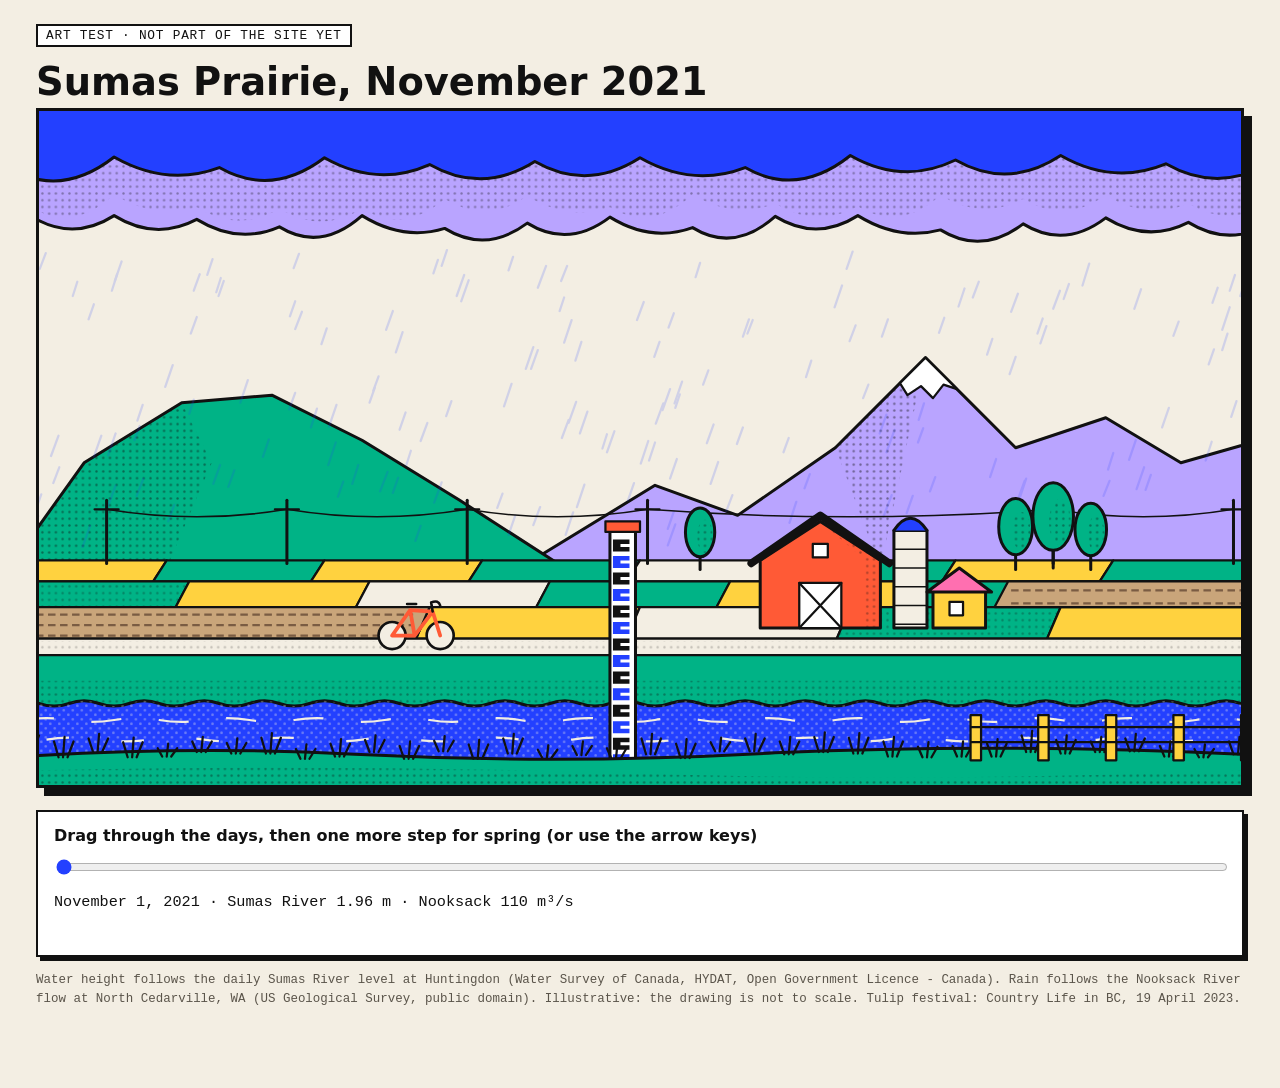
<file: story/art-test.html>
<!DOCTYPE html>
<html lang="en"><head><meta charset="utf-8"><meta name="viewport" content="width=device-width, initial-scale=1">
<title>Art test: Sumas Prairie, November 2021</title>
<link rel="stylesheet" href="https://fonts.bunny.net/css?family=bricolage-grotesque:400,700,800|space-mono:400,700&display=swap">
<style>
:root{--ink:#111111;--paper:#F3EEE3;--cobalt:#2340FF;}
*{box-sizing:border-box}
body{margin:0;background:var(--paper);color:var(--ink);font-family:"Bricolage Grotesque",system-ui,sans-serif;}
main{max-width:1240px;margin:0 auto;padding:24px 16px 48px}
h1{font-weight:800;font-size:clamp(1.6rem,4vw,2.4rem);margin:0 0 4px}
.eyebrow{font-family:"Space Mono",monospace;font-size:.8rem;text-transform:uppercase;letter-spacing:.06em;background:#fff;border:2px solid var(--ink);display:inline-block;padding:2px 8px;margin-bottom:12px}
.stage{position:relative;aspect-ratio:16/9;border:3px solid var(--ink);box-shadow:8px 8px 0 var(--ink);background:var(--paper);overflow:hidden}
.stage svg{position:absolute;inset:0;width:100%;height:100%;display:block}
#water{transition:transform .35s ease-out}
#rain,#clouds,#sun,#tulips{transition:opacity .5s ease-out}
@media (max-width:640px){.stage{aspect-ratio:auto;height:380px}.readout{min-height:7.5em}}
@media (prefers-reduced-motion: reduce){#water,#rain,#clouds,#sun,#tulips{transition:none}}
.controls{margin-top:22px;border:2px solid var(--ink);background:#fff;padding:14px 16px;box-shadow:4px 4px 0 var(--ink)}
.controls label{font-weight:700;display:block;margin-bottom:6px}
input[type=range]{width:100%;accent-color:var(--cobalt);height:28px}
input[type=range]:focus-visible{outline:3px solid var(--cobalt);outline-offset:3px}
.readout{font-family:"Space Mono",monospace;font-size:.95rem;margin-top:8px;min-height:3.2em}
.note{font-family:"Space Mono",monospace;font-size:.78rem;color:#5A544A;margin-top:14px;line-height:1.5}
</style></head><body><main>
<span class="eyebrow">Art test · not part of the site yet</span>
<h1>Sumas Prairie, November 2021</h1>
<div class="stage"><svg id="scene" viewBox="0 0 1600 900" preserveAspectRatio="xMidYMid slice" role="img" aria-labelledby="scene-title"><title id="scene-title">Illustration of Sumas Prairie farmland during the November 2021 flood: a red barn, tulip fields, and other fields beside a dyke, mountains behind, with river water that rises and falls with the gauge readings.</title><defs>
<pattern id="dots" width="9" height="9" patternUnits="userSpaceOnUse"><circle cx="4.5" cy="4.5" r="1.6" fill="#111111"/></pattern>
<pattern id="dotsP" width="12" height="12" patternUnits="userSpaceOnUse"><circle cx="3" cy="3" r="1.8" fill="#F3EEE3"/><circle cx="9" cy="9" r="1.8" fill="#F3EEE3"/></pattern>
</defs><rect x="-40" y="-40" width="1680" height="980" fill="#F3EEE3"/><g id="far"><path d="M640 610 L820 500 L930 540 L1060 450 L1180 330 L1300 450 L1420 410 L1520 470 L1660 430 L1660 610 Z" fill="#B9A4FF" stroke="#111111" stroke-width="4" stroke-linejoin="round" stroke-linecap="round"/><path d="M1180 330 L1060 450 L1120 610 L1150 470 Z" fill="url(#dots)" opacity="0.45"/><path d="M1180 330 L1222 372 L1204 366 L1190 384 L1174 368 L1156 380 L1146 364 Z" fill="#FFFFFF" stroke="#111111" stroke-width="3" stroke-linejoin="round" stroke-linecap="round"/><path d="M-40 610 L60 470 L190 390 L310 380 L430 440 L560 520 L700 610 Z" fill="#00B386" stroke="#111111" stroke-width="4" stroke-linejoin="round" stroke-linecap="round"/><path d="M190 390 L60 470 L-40 610 L170 610 L230 470 Z" fill="url(#dots)" opacity="0.45"/></g><g id="sun" style="opacity:0"><circle cx="1420" cy="150" r="58" fill="#FFD23F" stroke="#111111" stroke-width="4" stroke-linejoin="round" stroke-linecap="round"/><line x1="1498" y1="150" x2="1524" y2="150" stroke="#111111" stroke-width="4" stroke-linejoin="round" stroke-linecap="round"/><line x1="1488" y1="189" x2="1510" y2="202" stroke="#111111" stroke-width="4" stroke-linejoin="round" stroke-linecap="round"/><line x1="1459" y1="218" x2="1472" y2="240" stroke="#111111" stroke-width="4" stroke-linejoin="round" stroke-linecap="round"/><line x1="1420" y1="228" x2="1420" y2="254" stroke="#111111" stroke-width="4" stroke-linejoin="round" stroke-linecap="round"/><line x1="1381" y1="218" x2="1368" y2="240" stroke="#111111" stroke-width="4" stroke-linejoin="round" stroke-linecap="round"/><line x1="1352" y1="189" x2="1330" y2="202" stroke="#111111" stroke-width="4" stroke-linejoin="round" stroke-linecap="round"/><line x1="1342" y1="150" x2="1316" y2="150" stroke="#111111" stroke-width="4" stroke-linejoin="round" stroke-linecap="round"/><line x1="1352" y1="111" x2="1330" y2="98" stroke="#111111" stroke-width="4" stroke-linejoin="round" stroke-linecap="round"/><line x1="1381" y1="82" x2="1368" y2="60" stroke="#111111" stroke-width="4" stroke-linejoin="round" stroke-linecap="round"/><line x1="1420" y1="72" x2="1420" y2="46" stroke="#111111" stroke-width="4" stroke-linejoin="round" stroke-linecap="round"/><line x1="1459" y1="82" x2="1472" y2="60" stroke="#111111" stroke-width="4" stroke-linejoin="round" stroke-linecap="round"/><line x1="1488" y1="111" x2="1510" y2="98" stroke="#111111" stroke-width="4" stroke-linejoin="round" stroke-linecap="round"/></g><g id="clouds"><path d="M-40 -40 L1640 -40 L1640 150 Q1585.0 184 1530 150 Q1475.0 178 1420 144 Q1365.0 186 1310 152 Q1255.0 194 1200 160 Q1145.0 175 1090 141 Q1035.0 176 980 142 Q925.0 191 870 157 Q815.0 177 760 143 Q705.0 185 650 151 Q595.0 192 540 158 Q485.0 175 430 141 Q375.0 190 320 156 Q265.0 180 210 146 Q155.0 175 100 141 Q45.0 176 -10 142 Q-65.0 187 -120 153 Z" fill="#B9A4FF" stroke="#111111" stroke-width="4" stroke-linejoin="round" stroke-linecap="round"/><path d="M-40 -40 L1640 -40 L1640 150 Q1585.0 187 1530 153 Q1475.0 176 1420 142 Q1365.0 181 1310 147 Q1255.0 176 1200 142 Q1145.0 191 1090 157 Q1035.0 187 980 153 Q925.0 175 870 141 Q815.0 192 760 158 Q705.0 177 650 143 Q595.0 181 540 147 Q485.0 194 430 160 Q375.0 194 320 160 Q265.0 192 210 158 Q155.0 175 100 141 Q45.0 192 -10 158 Q-65.0 192 -120 158 Z" fill="url(#dots)" opacity="0.35" transform="translate(0,-28)"/><path d="M-40 -40 L1640 -40 L1640 70 Q1570.0 112 1500 72 Q1430.0 101 1360 61 Q1290.0 107 1220 67 Q1150.0 101 1080 61 Q1010.0 117 940 77 Q870.0 104 800 64 Q730.0 109 660 69 Q590.0 113 520 73 Q450.0 104 380 64 Q310.0 117 240 77 Q170.0 103 100 63 Q30.0 118 -40 78 Z" fill="#2340FF" stroke="#111111" stroke-width="4" stroke-linejoin="round" stroke-linecap="round"/></g><g id="rain" stroke="#2340FF" stroke-width="3" stroke-linecap="round"><line x1="478" y1="490" x2="471" y2="510"/><line x1="937" y1="423" x2="929" y2="445"/><line x1="880" y1="204" x2="874" y2="223"/><line x1="306" y1="439" x2="298" y2="462"/><line x1="488" y1="403" x2="480" y2="426"/><line x1="464" y1="482" x2="454" y2="508"/><line x1="370" y1="398" x2="362" y2="423"/><line x1="1430" y1="457" x2="1423" y2="479"/><line x1="1607" y1="225" x2="1599" y2="248"/><line x1="1232" y1="238" x2="1224" y2="262"/><line x1="26" y1="434" x2="16" y2="461"/><line x1="923" y1="513" x2="915" y2="534"/><line x1="1128" y1="406" x2="1119" y2="431"/><line x1="726" y1="499" x2="716" y2="529"/><line x1="756" y1="432" x2="750" y2="451"/><line x1="1139" y1="426" x2="1128" y2="456"/><line x1="1341" y1="288" x2="1333" y2="311"/><line x1="1083" y1="189" x2="1075" y2="212"/><line x1="242" y1="224" x2="236" y2="243"/><line x1="1251" y1="229" x2="1243" y2="250"/><line x1="617" y1="511" x2="610" y2="530"/><line x1="715" y1="389" x2="705" y2="417"/><line x1="1336" y1="508" x2="1329" y2="530"/><line x1="658" y1="316" x2="648" y2="345"/><line x1="1569" y1="237" x2="1562" y2="257"/><line x1="350" y1="269" x2="341" y2="292"/><line x1="950" y1="280" x2="943" y2="298"/><line x1="664" y1="320" x2="655" y2="345"/><line x1="1561" y1="442" x2="1553" y2="467"/><line x1="998" y1="437" x2="991" y2="456"/><line x1="1471" y1="476" x2="1461" y2="505"/><line x1="1300" y1="329" x2="1292" y2="352"/><line x1="134" y1="421" x2="127" y2="440"/><line x1="73" y1="259" x2="66" y2="279"/><line x1="531" y1="200" x2="525" y2="218"/><line x1="214" y1="219" x2="206" y2="241"/><line x1="3" y1="512" x2="-6" y2="538"/><line x1="210" y1="276" x2="202" y2="298"/><line x1="572" y1="227" x2="562" y2="255"/><line x1="1628" y1="357" x2="1620" y2="381"/><line x1="104" y1="219" x2="97" y2="241"/><line x1="405" y1="495" x2="398" y2="515"/><line x1="-1" y1="541" x2="-10" y2="566"/><line x1="206" y1="386" x2="200" y2="405"/><line x1="847" y1="552" x2="837" y2="580"/><line x1="1130" y1="279" x2="1122" y2="302"/><line x1="241" y1="473" x2="232" y2="498"/><line x1="1269" y1="305" x2="1262" y2="326"/><line x1="1323" y1="554" x2="1313" y2="583"/><line x1="1314" y1="491" x2="1305" y2="518"/><line x1="341" y1="377" x2="333" y2="399"/><line x1="9" y1="191" x2="1" y2="212"/><line x1="395" y1="443" x2="385" y2="473"/><line x1="711" y1="536" x2="701" y2="566"/><line x1="1564" y1="319" x2="1557" y2="339"/><line x1="341" y1="255" x2="334" y2="275"/><line x1="1008" y1="522" x2="999" y2="550"/><line x1="766" y1="428" x2="756" y2="456"/><line x1="102" y1="431" x2="92" y2="460"/><line x1="1274" y1="465" x2="1266" y2="489"/><line x1="260" y1="480" x2="252" y2="502"/><line x1="1305" y1="549" x2="1297" y2="572"/><line x1="634" y1="540" x2="625" y2="566"/><line x1="246" y1="228" x2="239" y2="248"/><line x1="1480" y1="486" x2="1473" y2="506"/><line x1="1349" y1="553" x2="1339" y2="578"/><line x1="549" y1="388" x2="542" y2="408"/><line x1="-16" y1="549" x2="-25" y2="575"/><line x1="845" y1="535" x2="837" y2="558"/><line x1="1425" y1="494" x2="1417" y2="514"/><line x1="383" y1="291" x2="376" y2="312"/><line x1="945" y1="279" x2="937" y2="302"/><line x1="180" y1="526" x2="172" y2="548"/><line x1="730" y1="402" x2="720" y2="431"/><line x1="667" y1="529" x2="658" y2="553"/><line x1="853" y1="379" x2="847" y2="397"/><line x1="699" y1="250" x2="693" y2="268"/><line x1="1303" y1="245" x2="1294" y2="269"/><line x1="1178" y1="391" x2="1171" y2="413"/><line x1="831" y1="391" x2="821" y2="418"/><line x1="138" y1="393" x2="131" y2="414"/><line x1="425" y1="473" x2="417" y2="498"/><line x1="904" y1="469" x2="894" y2="498"/><line x1="705" y1="413" x2="696" y2="437"/><line x1="820" y1="443" x2="812" y2="467"/><line x1="856" y1="362" x2="846" y2="391"/><line x1="1135" y1="513" x2="1124" y2="542"/><line x1="396" y1="393" x2="386" y2="422"/><line x1="1371" y1="232" x2="1364" y2="252"/><line x1="703" y1="208" x2="695" y2="228"/><line x1="83" y1="434" x2="73" y2="462"/><line x1="1467" y1="239" x2="1458" y2="265"/><line x1="1069" y1="234" x2="1059" y2="263"/><line x1="1585" y1="263" x2="1575" y2="293"/><line x1="629" y1="365" x2="619" y2="395"/><line x1="1359" y1="241" x2="1350" y2="265"/><line x1="826" y1="309" x2="819" y2="329"/><line x1="495" y1="454" x2="489" y2="473"/><line x1="891" y1="347" x2="884" y2="366"/><line x1="517" y1="417" x2="508" y2="441"/><line x1="68" y1="554" x2="58" y2="582"/><line x1="1592" y1="220" x2="1585" y2="241"/><line x1="27" y1="476" x2="19" y2="497"/><line x1="178" y1="340" x2="168" y2="369"/><line x1="1336" y1="278" x2="1329" y2="298"/><line x1="1504" y1="397" x2="1495" y2="423"/><line x1="110" y1="202" x2="101" y2="228"/><line x1="675" y1="208" x2="664" y2="237"/><line x1="1026" y1="485" x2="1019" y2="504"/><line x1="1398" y1="205" x2="1389" y2="234"/><line x1="722" y1="309" x2="714" y2="334"/><line x1="1517" y1="282" x2="1510" y2="301"/><line x1="845" y1="271" x2="838" y2="290"/><line x1="231" y1="199" x2="224" y2="220"/><line x1="484" y1="296" x2="475" y2="323"/><line x1="447" y1="370" x2="440" y2="390"/><line x1="543" y1="187" x2="536" y2="208"/><line x1="-14" y1="459" x2="-23" y2="483"/><line x1="278" y1="360" x2="268" y2="390"/><line x1="139" y1="491" x2="130" y2="514"/><line x1="792" y1="497" x2="784" y2="520"/><line x1="811" y1="441" x2="801" y2="471"/><line x1="536" y1="496" x2="526" y2="523"/><line x1="1028" y1="334" x2="1021" y2="356"/><line x1="51" y1="229" x2="45" y2="248"/><line x1="1205" y1="277" x2="1198" y2="297"/><line x1="102" y1="500" x2="92" y2="528"/><line x1="1087" y1="287" x2="1079" y2="308"/><line x1="452" y1="355" x2="445" y2="374"/><line x1="709" y1="280" x2="699" y2="310"/><line x1="1594" y1="388" x2="1587" y2="409"/><line x1="1582" y1="298" x2="1575" y2="320"/><line x1="-38" y1="325" x2="-46" y2="349"/><line x1="805" y1="256" x2="796" y2="280"/><line x1="-32" y1="280" x2="-38" y2="299"/><line x1="631" y1="196" x2="625" y2="214"/><line x1="471" y1="268" x2="462" y2="293"/><line x1="849" y1="465" x2="840" y2="491"/><line x1="1163" y1="514" x2="1155" y2="537"/><line x1="508" y1="554" x2="501" y2="574"/><line x1="1177" y1="424" x2="1170" y2="443"/><line x1="1363" y1="519" x2="1354" y2="544"/><line x1="1193" y1="489" x2="1186" y2="508"/><line x1="840" y1="372" x2="830" y2="400"/><line x1="1312" y1="494" x2="1303" y2="519"/><line x1="1460" y1="440" x2="1451" y2="466"/><line x1="346" y1="192" x2="339" y2="211"/><line x1="566" y1="220" x2="556" y2="248"/><line x1="898" y1="419" x2="889" y2="444"/><line x1="1104" y1="366" x2="1097" y2="384"/></g><g id="fields"><path d="M-40 600 L170 600 L152 628 L-58 628 Z" fill="#FFD23F" stroke="#111111" stroke-width="3" stroke-linejoin="round" stroke-linecap="round"/><path d="M170 600 L380 600 L362 628 L152 628 Z" fill="#00B386" stroke="#111111" stroke-width="3" stroke-linejoin="round" stroke-linecap="round"/><path d="M380 600 L590 600 L572 628 L362 628 Z" fill="#FFD23F" stroke="#111111" stroke-width="3" stroke-linejoin="round" stroke-linecap="round"/><path d="M590 600 L800 600 L782 628 L572 628 Z" fill="#00B386" stroke="#111111" stroke-width="3" stroke-linejoin="round" stroke-linecap="round"/><path d="M800 600 L1010 600 L992 628 L782 628 Z" fill="#F3EEE3" stroke="#111111" stroke-width="3" stroke-linejoin="round" stroke-linecap="round"/><path d="M1010 600 L1220 600 L1202 628 L992 628 Z" fill="#00B386" stroke="#111111" stroke-width="3" stroke-linejoin="round" stroke-linecap="round"/><path d="M1220 600 L1430 600 L1412 628 L1202 628 Z" fill="#FFD23F" stroke="#111111" stroke-width="3" stroke-linejoin="round" stroke-linecap="round"/><path d="M1430 600 L1640 600 L1622 628 L1412 628 Z" fill="#00B386" stroke="#111111" stroke-width="3" stroke-linejoin="round" stroke-linecap="round"/><path d="M-40 628 L200 628 L182 662 L-58 662 Z" fill="#00B386" stroke="#111111" stroke-width="3" stroke-linejoin="round" stroke-linecap="round"/><path d="M-40 628 L200 628 L182 662 L-58 662 Z" fill="url(#dots)" opacity="0.3"/><path d="M200 628 L440 628 L422 662 L182 662 Z" fill="#FFD23F" stroke="#111111" stroke-width="3" stroke-linejoin="round" stroke-linecap="round"/><path d="M440 628 L680 628 L662 662 L422 662 Z" fill="#F3EEE3" stroke="#111111" stroke-width="3" stroke-linejoin="round" stroke-linecap="round"/><path d="M680 628 L920 628 L902 662 L662 662 Z" fill="#00B386" stroke="#111111" stroke-width="3" stroke-linejoin="round" stroke-linecap="round"/><path d="M920 628 L1160 628 L1142 662 L902 662 Z" fill="#FFD23F" stroke="#111111" stroke-width="3" stroke-linejoin="round" stroke-linecap="round"/><path d="M1160 628 L1400 628 L1382 662 L1142 662 Z" fill="#00B386" stroke="#111111" stroke-width="3" stroke-linejoin="round" stroke-linecap="round"/><path d="M1400 628 L1640 628 L1622 662 L1382 662 Z" fill="#FFD23F" stroke="#111111" stroke-width="3" stroke-linejoin="round" stroke-linecap="round"/><path d="M-40 662 L240 662 L222 704 L-58 704 Z" fill="#FFD23F" stroke="#111111" stroke-width="3" stroke-linejoin="round" stroke-linecap="round"/><path d="M240 662 L520 662 L502 704 L222 704 Z" fill="#00B386" stroke="#111111" stroke-width="3" stroke-linejoin="round" stroke-linecap="round"/><path d="M520 662 L800 662 L782 704 L502 704 Z" fill="#FFD23F" stroke="#111111" stroke-width="3" stroke-linejoin="round" stroke-linecap="round"/><path d="M800 662 L1080 662 L1062 704 L782 704 Z" fill="#F3EEE3" stroke="#111111" stroke-width="3" stroke-linejoin="round" stroke-linecap="round"/><path d="M1080 662 L1360 662 L1342 704 L1062 704 Z" fill="#00B386" stroke="#111111" stroke-width="3" stroke-linejoin="round" stroke-linecap="round"/><path d="M1080 662 L1360 662 L1342 704 L1062 704 Z" fill="url(#dots)" opacity="0.3"/><path d="M1360 662 L1640 662 L1622 704 L1342 704 Z" fill="#FFD23F" stroke="#111111" stroke-width="3" stroke-linejoin="round" stroke-linecap="round"/></g><g id="tulip-soil"><path d="M-40 662 L520 662 L502 704 L-58 704 Z" fill="#C9A57A" stroke="#111111" stroke-width="3" stroke-linejoin="round" stroke-linecap="round"/><line x1="-36" y1="672" x2="498" y2="672" stroke="#7A5C43" stroke-width="3" stroke-dasharray="10 6"/><line x1="-36" y1="686" x2="498" y2="686" stroke="#7A5C43" stroke-width="3" stroke-dasharray="10 6"/><line x1="-36" y1="700" x2="498" y2="700" stroke="#7A5C43" stroke-width="3" stroke-dasharray="10 6"/><path d="M1290 628 L1660 628 L1642 662 L1272 662 Z" fill="#C9A57A" stroke="#111111" stroke-width="3" stroke-linejoin="round" stroke-linecap="round"/><line x1="1294" y1="640" x2="1638" y2="640" stroke="#7A5C43" stroke-width="3" stroke-dasharray="10 6"/><line x1="1294" y1="657" x2="1638" y2="657" stroke="#7A5C43" stroke-width="3" stroke-dasharray="10 6"/></g><g id="tulips" style="opacity:0"><path d="M-32 675 v-8" stroke="#111111" stroke-width="3"/><path d="M-40 655 l4 6 l4 -6 l4 6 l4 -6 v8 a8 8 0 0 1 -16 0 Z" fill="#FF5A36" stroke="#111111" stroke-width="2.2" stroke-linejoin="round"/><path d="M-6 675 v-8" stroke="#111111" stroke-width="3"/><path d="M-14 655 l4 6 l4 -6 l4 6 l4 -6 v8 a8 8 0 0 1 -16 0 Z" fill="#FF5A36" stroke="#111111" stroke-width="2.2" stroke-linejoin="round"/><path d="M20 675 v-8" stroke="#111111" stroke-width="3"/><path d="M12 655 l4 6 l4 -6 l4 6 l4 -6 v8 a8 8 0 0 1 -16 0 Z" fill="#FF5A36" stroke="#111111" stroke-width="2.2" stroke-linejoin="round"/><path d="M46 675 v-8" stroke="#111111" stroke-width="3"/><path d="M38 655 l4 6 l4 -6 l4 6 l4 -6 v8 a8 8 0 0 1 -16 0 Z" fill="#FF5A36" stroke="#111111" stroke-width="2.2" stroke-linejoin="round"/><path d="M72 675 v-8" stroke="#111111" stroke-width="3"/><path d="M64 655 l4 6 l4 -6 l4 6 l4 -6 v8 a8 8 0 0 1 -16 0 Z" fill="#FF5A36" stroke="#111111" stroke-width="2.2" stroke-linejoin="round"/><path d="M98 675 v-8" stroke="#111111" stroke-width="3"/><path d="M90 655 l4 6 l4 -6 l4 6 l4 -6 v8 a8 8 0 0 1 -16 0 Z" fill="#FF5A36" stroke="#111111" stroke-width="2.2" stroke-linejoin="round"/><path d="M124 675 v-8" stroke="#111111" stroke-width="3"/><path d="M116 655 l4 6 l4 -6 l4 6 l4 -6 v8 a8 8 0 0 1 -16 0 Z" fill="#FF5A36" stroke="#111111" stroke-width="2.2" stroke-linejoin="round"/><path d="M150 675 v-8" stroke="#111111" stroke-width="3"/><path d="M142 655 l4 6 l4 -6 l4 6 l4 -6 v8 a8 8 0 0 1 -16 0 Z" fill="#FF5A36" stroke="#111111" stroke-width="2.2" stroke-linejoin="round"/><path d="M176 675 v-8" stroke="#111111" stroke-width="3"/><path d="M168 655 l4 6 l4 -6 l4 6 l4 -6 v8 a8 8 0 0 1 -16 0 Z" fill="#FF5A36" stroke="#111111" stroke-width="2.2" stroke-linejoin="round"/><path d="M202 675 v-8" stroke="#111111" stroke-width="3"/><path d="M194 655 l4 6 l4 -6 l4 6 l4 -6 v8 a8 8 0 0 1 -16 0 Z" fill="#FF5A36" stroke="#111111" stroke-width="2.2" stroke-linejoin="round"/><path d="M228 675 v-8" stroke="#111111" stroke-width="3"/><path d="M220 655 l4 6 l4 -6 l4 6 l4 -6 v8 a8 8 0 0 1 -16 0 Z" fill="#FF5A36" stroke="#111111" stroke-width="2.2" stroke-linejoin="round"/><path d="M254 675 v-8" stroke="#111111" stroke-width="3"/><path d="M246 655 l4 6 l4 -6 l4 6 l4 -6 v8 a8 8 0 0 1 -16 0 Z" fill="#FF5A36" stroke="#111111" stroke-width="2.2" stroke-linejoin="round"/><path d="M280 675 v-8" stroke="#111111" stroke-width="3"/><path d="M272 655 l4 6 l4 -6 l4 6 l4 -6 v8 a8 8 0 0 1 -16 0 Z" fill="#FF5A36" stroke="#111111" stroke-width="2.2" stroke-linejoin="round"/><path d="M306 675 v-8" stroke="#111111" stroke-width="3"/><path d="M298 655 l4 6 l4 -6 l4 6 l4 -6 v8 a8 8 0 0 1 -16 0 Z" fill="#FF5A36" stroke="#111111" stroke-width="2.2" stroke-linejoin="round"/><path d="M332 675 v-8" stroke="#111111" stroke-width="3"/><path d="M324 655 l4 6 l4 -6 l4 6 l4 -6 v8 a8 8 0 0 1 -16 0 Z" fill="#FF5A36" stroke="#111111" stroke-width="2.2" stroke-linejoin="round"/><path d="M358 675 v-8" stroke="#111111" stroke-width="3"/><path d="M350 655 l4 6 l4 -6 l4 6 l4 -6 v8 a8 8 0 0 1 -16 0 Z" fill="#FF5A36" stroke="#111111" stroke-width="2.2" stroke-linejoin="round"/><path d="M384 675 v-8" stroke="#111111" stroke-width="3"/><path d="M376 655 l4 6 l4 -6 l4 6 l4 -6 v8 a8 8 0 0 1 -16 0 Z" fill="#FF5A36" stroke="#111111" stroke-width="2.2" stroke-linejoin="round"/><path d="M410 675 v-8" stroke="#111111" stroke-width="3"/><path d="M402 655 l4 6 l4 -6 l4 6 l4 -6 v8 a8 8 0 0 1 -16 0 Z" fill="#FF5A36" stroke="#111111" stroke-width="2.2" stroke-linejoin="round"/><path d="M436 675 v-8" stroke="#111111" stroke-width="3"/><path d="M428 655 l4 6 l4 -6 l4 6 l4 -6 v8 a8 8 0 0 1 -16 0 Z" fill="#FF5A36" stroke="#111111" stroke-width="2.2" stroke-linejoin="round"/><path d="M462 675 v-8" stroke="#111111" stroke-width="3"/><path d="M454 655 l4 6 l4 -6 l4 6 l4 -6 v8 a8 8 0 0 1 -16 0 Z" fill="#FF5A36" stroke="#111111" stroke-width="2.2" stroke-linejoin="round"/><path d="M488 675 v-8" stroke="#111111" stroke-width="3"/><path d="M480 655 l4 6 l4 -6 l4 6 l4 -6 v8 a8 8 0 0 1 -16 0 Z" fill="#FF5A36" stroke="#111111" stroke-width="2.2" stroke-linejoin="round"/><path d="M-32 686 v-8" stroke="#111111" stroke-width="3"/><path d="M-40 666 l4 6 l4 -6 l4 6 l4 -6 v8 a8 8 0 0 1 -16 0 Z" fill="#FF6FB0" stroke="#111111" stroke-width="2.2" stroke-linejoin="round"/><path d="M-6 686 v-8" stroke="#111111" stroke-width="3"/><path d="M-14 666 l4 6 l4 -6 l4 6 l4 -6 v8 a8 8 0 0 1 -16 0 Z" fill="#FF6FB0" stroke="#111111" stroke-width="2.2" stroke-linejoin="round"/><path d="M20 686 v-8" stroke="#111111" stroke-width="3"/><path d="M12 666 l4 6 l4 -6 l4 6 l4 -6 v8 a8 8 0 0 1 -16 0 Z" fill="#FF6FB0" stroke="#111111" stroke-width="2.2" stroke-linejoin="round"/><path d="M46 686 v-8" stroke="#111111" stroke-width="3"/><path d="M38 666 l4 6 l4 -6 l4 6 l4 -6 v8 a8 8 0 0 1 -16 0 Z" fill="#FF6FB0" stroke="#111111" stroke-width="2.2" stroke-linejoin="round"/><path d="M72 686 v-8" stroke="#111111" stroke-width="3"/><path d="M64 666 l4 6 l4 -6 l4 6 l4 -6 v8 a8 8 0 0 1 -16 0 Z" fill="#FF6FB0" stroke="#111111" stroke-width="2.2" stroke-linejoin="round"/><path d="M98 686 v-8" stroke="#111111" stroke-width="3"/><path d="M90 666 l4 6 l4 -6 l4 6 l4 -6 v8 a8 8 0 0 1 -16 0 Z" fill="#FF6FB0" stroke="#111111" stroke-width="2.2" stroke-linejoin="round"/><path d="M124 686 v-8" stroke="#111111" stroke-width="3"/><path d="M116 666 l4 6 l4 -6 l4 6 l4 -6 v8 a8 8 0 0 1 -16 0 Z" fill="#FF6FB0" stroke="#111111" stroke-width="2.2" stroke-linejoin="round"/><path d="M150 686 v-8" stroke="#111111" stroke-width="3"/><path d="M142 666 l4 6 l4 -6 l4 6 l4 -6 v8 a8 8 0 0 1 -16 0 Z" fill="#FF6FB0" stroke="#111111" stroke-width="2.2" stroke-linejoin="round"/><path d="M176 686 v-8" stroke="#111111" stroke-width="3"/><path d="M168 666 l4 6 l4 -6 l4 6 l4 -6 v8 a8 8 0 0 1 -16 0 Z" fill="#FF6FB0" stroke="#111111" stroke-width="2.2" stroke-linejoin="round"/><path d="M202 686 v-8" stroke="#111111" stroke-width="3"/><path d="M194 666 l4 6 l4 -6 l4 6 l4 -6 v8 a8 8 0 0 1 -16 0 Z" fill="#FF6FB0" stroke="#111111" stroke-width="2.2" stroke-linejoin="round"/><path d="M228 686 v-8" stroke="#111111" stroke-width="3"/><path d="M220 666 l4 6 l4 -6 l4 6 l4 -6 v8 a8 8 0 0 1 -16 0 Z" fill="#FF6FB0" stroke="#111111" stroke-width="2.2" stroke-linejoin="round"/><path d="M254 686 v-8" stroke="#111111" stroke-width="3"/><path d="M246 666 l4 6 l4 -6 l4 6 l4 -6 v8 a8 8 0 0 1 -16 0 Z" fill="#FF6FB0" stroke="#111111" stroke-width="2.2" stroke-linejoin="round"/><path d="M280 686 v-8" stroke="#111111" stroke-width="3"/><path d="M272 666 l4 6 l4 -6 l4 6 l4 -6 v8 a8 8 0 0 1 -16 0 Z" fill="#FF6FB0" stroke="#111111" stroke-width="2.2" stroke-linejoin="round"/><path d="M306 686 v-8" stroke="#111111" stroke-width="3"/><path d="M298 666 l4 6 l4 -6 l4 6 l4 -6 v8 a8 8 0 0 1 -16 0 Z" fill="#FF6FB0" stroke="#111111" stroke-width="2.2" stroke-linejoin="round"/><path d="M332 686 v-8" stroke="#111111" stroke-width="3"/><path d="M324 666 l4 6 l4 -6 l4 6 l4 -6 v8 a8 8 0 0 1 -16 0 Z" fill="#FF6FB0" stroke="#111111" stroke-width="2.2" stroke-linejoin="round"/><path d="M358 686 v-8" stroke="#111111" stroke-width="3"/><path d="M350 666 l4 6 l4 -6 l4 6 l4 -6 v8 a8 8 0 0 1 -16 0 Z" fill="#FF6FB0" stroke="#111111" stroke-width="2.2" stroke-linejoin="round"/><path d="M384 686 v-8" stroke="#111111" stroke-width="3"/><path d="M376 666 l4 6 l4 -6 l4 6 l4 -6 v8 a8 8 0 0 1 -16 0 Z" fill="#FF6FB0" stroke="#111111" stroke-width="2.2" stroke-linejoin="round"/><path d="M410 686 v-8" stroke="#111111" stroke-width="3"/><path d="M402 666 l4 6 l4 -6 l4 6 l4 -6 v8 a8 8 0 0 1 -16 0 Z" fill="#FF6FB0" stroke="#111111" stroke-width="2.2" stroke-linejoin="round"/><path d="M436 686 v-8" stroke="#111111" stroke-width="3"/><path d="M428 666 l4 6 l4 -6 l4 6 l4 -6 v8 a8 8 0 0 1 -16 0 Z" fill="#FF6FB0" stroke="#111111" stroke-width="2.2" stroke-linejoin="round"/><path d="M462 686 v-8" stroke="#111111" stroke-width="3"/><path d="M454 666 l4 6 l4 -6 l4 6 l4 -6 v8 a8 8 0 0 1 -16 0 Z" fill="#FF6FB0" stroke="#111111" stroke-width="2.2" stroke-linejoin="round"/><path d="M488 686 v-8" stroke="#111111" stroke-width="3"/><path d="M480 666 l4 6 l4 -6 l4 6 l4 -6 v8 a8 8 0 0 1 -16 0 Z" fill="#FF6FB0" stroke="#111111" stroke-width="2.2" stroke-linejoin="round"/><path d="M-32 696 v-8" stroke="#111111" stroke-width="3"/><path d="M-40 676 l4 6 l4 -6 l4 6 l4 -6 v8 a8 8 0 0 1 -16 0 Z" fill="#FFD23F" stroke="#111111" stroke-width="2.2" stroke-linejoin="round"/><path d="M-6 696 v-8" stroke="#111111" stroke-width="3"/><path d="M-14 676 l4 6 l4 -6 l4 6 l4 -6 v8 a8 8 0 0 1 -16 0 Z" fill="#FFD23F" stroke="#111111" stroke-width="2.2" stroke-linejoin="round"/><path d="M20 696 v-8" stroke="#111111" stroke-width="3"/><path d="M12 676 l4 6 l4 -6 l4 6 l4 -6 v8 a8 8 0 0 1 -16 0 Z" fill="#FFD23F" stroke="#111111" stroke-width="2.2" stroke-linejoin="round"/><path d="M46 696 v-8" stroke="#111111" stroke-width="3"/><path d="M38 676 l4 6 l4 -6 l4 6 l4 -6 v8 a8 8 0 0 1 -16 0 Z" fill="#FFD23F" stroke="#111111" stroke-width="2.2" stroke-linejoin="round"/><path d="M72 696 v-8" stroke="#111111" stroke-width="3"/><path d="M64 676 l4 6 l4 -6 l4 6 l4 -6 v8 a8 8 0 0 1 -16 0 Z" fill="#FFD23F" stroke="#111111" stroke-width="2.2" stroke-linejoin="round"/><path d="M98 696 v-8" stroke="#111111" stroke-width="3"/><path d="M90 676 l4 6 l4 -6 l4 6 l4 -6 v8 a8 8 0 0 1 -16 0 Z" fill="#FFD23F" stroke="#111111" stroke-width="2.2" stroke-linejoin="round"/><path d="M124 696 v-8" stroke="#111111" stroke-width="3"/><path d="M116 676 l4 6 l4 -6 l4 6 l4 -6 v8 a8 8 0 0 1 -16 0 Z" fill="#FFD23F" stroke="#111111" stroke-width="2.2" stroke-linejoin="round"/><path d="M150 696 v-8" stroke="#111111" stroke-width="3"/><path d="M142 676 l4 6 l4 -6 l4 6 l4 -6 v8 a8 8 0 0 1 -16 0 Z" fill="#FFD23F" stroke="#111111" stroke-width="2.2" stroke-linejoin="round"/><path d="M176 696 v-8" stroke="#111111" stroke-width="3"/><path d="M168 676 l4 6 l4 -6 l4 6 l4 -6 v8 a8 8 0 0 1 -16 0 Z" fill="#FFD23F" stroke="#111111" stroke-width="2.2" stroke-linejoin="round"/><path d="M202 696 v-8" stroke="#111111" stroke-width="3"/><path d="M194 676 l4 6 l4 -6 l4 6 l4 -6 v8 a8 8 0 0 1 -16 0 Z" fill="#FFD23F" stroke="#111111" stroke-width="2.2" stroke-linejoin="round"/><path d="M228 696 v-8" stroke="#111111" stroke-width="3"/><path d="M220 676 l4 6 l4 -6 l4 6 l4 -6 v8 a8 8 0 0 1 -16 0 Z" fill="#FFD23F" stroke="#111111" stroke-width="2.2" stroke-linejoin="round"/><path d="M254 696 v-8" stroke="#111111" stroke-width="3"/><path d="M246 676 l4 6 l4 -6 l4 6 l4 -6 v8 a8 8 0 0 1 -16 0 Z" fill="#FFD23F" stroke="#111111" stroke-width="2.2" stroke-linejoin="round"/><path d="M280 696 v-8" stroke="#111111" stroke-width="3"/><path d="M272 676 l4 6 l4 -6 l4 6 l4 -6 v8 a8 8 0 0 1 -16 0 Z" fill="#FFD23F" stroke="#111111" stroke-width="2.2" stroke-linejoin="round"/><path d="M306 696 v-8" stroke="#111111" stroke-width="3"/><path d="M298 676 l4 6 l4 -6 l4 6 l4 -6 v8 a8 8 0 0 1 -16 0 Z" fill="#FFD23F" stroke="#111111" stroke-width="2.2" stroke-linejoin="round"/><path d="M332 696 v-8" stroke="#111111" stroke-width="3"/><path d="M324 676 l4 6 l4 -6 l4 6 l4 -6 v8 a8 8 0 0 1 -16 0 Z" fill="#FFD23F" stroke="#111111" stroke-width="2.2" stroke-linejoin="round"/><path d="M358 696 v-8" stroke="#111111" stroke-width="3"/><path d="M350 676 l4 6 l4 -6 l4 6 l4 -6 v8 a8 8 0 0 1 -16 0 Z" fill="#FFD23F" stroke="#111111" stroke-width="2.2" stroke-linejoin="round"/><path d="M384 696 v-8" stroke="#111111" stroke-width="3"/><path d="M376 676 l4 6 l4 -6 l4 6 l4 -6 v8 a8 8 0 0 1 -16 0 Z" fill="#FFD23F" stroke="#111111" stroke-width="2.2" stroke-linejoin="round"/><path d="M410 696 v-8" stroke="#111111" stroke-width="3"/><path d="M402 676 l4 6 l4 -6 l4 6 l4 -6 v8 a8 8 0 0 1 -16 0 Z" fill="#FFD23F" stroke="#111111" stroke-width="2.2" stroke-linejoin="round"/><path d="M436 696 v-8" stroke="#111111" stroke-width="3"/><path d="M428 676 l4 6 l4 -6 l4 6 l4 -6 v8 a8 8 0 0 1 -16 0 Z" fill="#FFD23F" stroke="#111111" stroke-width="2.2" stroke-linejoin="round"/><path d="M462 696 v-8" stroke="#111111" stroke-width="3"/><path d="M454 676 l4 6 l4 -6 l4 6 l4 -6 v8 a8 8 0 0 1 -16 0 Z" fill="#FFD23F" stroke="#111111" stroke-width="2.2" stroke-linejoin="round"/><path d="M488 696 v-8" stroke="#111111" stroke-width="3"/><path d="M480 676 l4 6 l4 -6 l4 6 l4 -6 v8 a8 8 0 0 1 -16 0 Z" fill="#FFD23F" stroke="#111111" stroke-width="2.2" stroke-linejoin="round"/><path d="M-32 707 v-8" stroke="#111111" stroke-width="3"/><path d="M-40 687 l4 6 l4 -6 l4 6 l4 -6 v8 a8 8 0 0 1 -16 0 Z" fill="#B9A4FF" stroke="#111111" stroke-width="2.2" stroke-linejoin="round"/><path d="M-6 707 v-8" stroke="#111111" stroke-width="3"/><path d="M-14 687 l4 6 l4 -6 l4 6 l4 -6 v8 a8 8 0 0 1 -16 0 Z" fill="#B9A4FF" stroke="#111111" stroke-width="2.2" stroke-linejoin="round"/><path d="M20 707 v-8" stroke="#111111" stroke-width="3"/><path d="M12 687 l4 6 l4 -6 l4 6 l4 -6 v8 a8 8 0 0 1 -16 0 Z" fill="#B9A4FF" stroke="#111111" stroke-width="2.2" stroke-linejoin="round"/><path d="M46 707 v-8" stroke="#111111" stroke-width="3"/><path d="M38 687 l4 6 l4 -6 l4 6 l4 -6 v8 a8 8 0 0 1 -16 0 Z" fill="#B9A4FF" stroke="#111111" stroke-width="2.2" stroke-linejoin="round"/><path d="M72 707 v-8" stroke="#111111" stroke-width="3"/><path d="M64 687 l4 6 l4 -6 l4 6 l4 -6 v8 a8 8 0 0 1 -16 0 Z" fill="#B9A4FF" stroke="#111111" stroke-width="2.2" stroke-linejoin="round"/><path d="M98 707 v-8" stroke="#111111" stroke-width="3"/><path d="M90 687 l4 6 l4 -6 l4 6 l4 -6 v8 a8 8 0 0 1 -16 0 Z" fill="#B9A4FF" stroke="#111111" stroke-width="2.2" stroke-linejoin="round"/><path d="M124 707 v-8" stroke="#111111" stroke-width="3"/><path d="M116 687 l4 6 l4 -6 l4 6 l4 -6 v8 a8 8 0 0 1 -16 0 Z" fill="#B9A4FF" stroke="#111111" stroke-width="2.2" stroke-linejoin="round"/><path d="M150 707 v-8" stroke="#111111" stroke-width="3"/><path d="M142 687 l4 6 l4 -6 l4 6 l4 -6 v8 a8 8 0 0 1 -16 0 Z" fill="#B9A4FF" stroke="#111111" stroke-width="2.2" stroke-linejoin="round"/><path d="M176 707 v-8" stroke="#111111" stroke-width="3"/><path d="M168 687 l4 6 l4 -6 l4 6 l4 -6 v8 a8 8 0 0 1 -16 0 Z" fill="#B9A4FF" stroke="#111111" stroke-width="2.2" stroke-linejoin="round"/><path d="M202 707 v-8" stroke="#111111" stroke-width="3"/><path d="M194 687 l4 6 l4 -6 l4 6 l4 -6 v8 a8 8 0 0 1 -16 0 Z" fill="#B9A4FF" stroke="#111111" stroke-width="2.2" stroke-linejoin="round"/><path d="M228 707 v-8" stroke="#111111" stroke-width="3"/><path d="M220 687 l4 6 l4 -6 l4 6 l4 -6 v8 a8 8 0 0 1 -16 0 Z" fill="#B9A4FF" stroke="#111111" stroke-width="2.2" stroke-linejoin="round"/><path d="M254 707 v-8" stroke="#111111" stroke-width="3"/><path d="M246 687 l4 6 l4 -6 l4 6 l4 -6 v8 a8 8 0 0 1 -16 0 Z" fill="#B9A4FF" stroke="#111111" stroke-width="2.2" stroke-linejoin="round"/><path d="M280 707 v-8" stroke="#111111" stroke-width="3"/><path d="M272 687 l4 6 l4 -6 l4 6 l4 -6 v8 a8 8 0 0 1 -16 0 Z" fill="#B9A4FF" stroke="#111111" stroke-width="2.2" stroke-linejoin="round"/><path d="M306 707 v-8" stroke="#111111" stroke-width="3"/><path d="M298 687 l4 6 l4 -6 l4 6 l4 -6 v8 a8 8 0 0 1 -16 0 Z" fill="#B9A4FF" stroke="#111111" stroke-width="2.2" stroke-linejoin="round"/><path d="M332 707 v-8" stroke="#111111" stroke-width="3"/><path d="M324 687 l4 6 l4 -6 l4 6 l4 -6 v8 a8 8 0 0 1 -16 0 Z" fill="#B9A4FF" stroke="#111111" stroke-width="2.2" stroke-linejoin="round"/><path d="M358 707 v-8" stroke="#111111" stroke-width="3"/><path d="M350 687 l4 6 l4 -6 l4 6 l4 -6 v8 a8 8 0 0 1 -16 0 Z" fill="#B9A4FF" stroke="#111111" stroke-width="2.2" stroke-linejoin="round"/><path d="M384 707 v-8" stroke="#111111" stroke-width="3"/><path d="M376 687 l4 6 l4 -6 l4 6 l4 -6 v8 a8 8 0 0 1 -16 0 Z" fill="#B9A4FF" stroke="#111111" stroke-width="2.2" stroke-linejoin="round"/><path d="M410 707 v-8" stroke="#111111" stroke-width="3"/><path d="M402 687 l4 6 l4 -6 l4 6 l4 -6 v8 a8 8 0 0 1 -16 0 Z" fill="#B9A4FF" stroke="#111111" stroke-width="2.2" stroke-linejoin="round"/><path d="M436 707 v-8" stroke="#111111" stroke-width="3"/><path d="M428 687 l4 6 l4 -6 l4 6 l4 -6 v8 a8 8 0 0 1 -16 0 Z" fill="#B9A4FF" stroke="#111111" stroke-width="2.2" stroke-linejoin="round"/><path d="M462 707 v-8" stroke="#111111" stroke-width="3"/><path d="M454 687 l4 6 l4 -6 l4 6 l4 -6 v8 a8 8 0 0 1 -16 0 Z" fill="#B9A4FF" stroke="#111111" stroke-width="2.2" stroke-linejoin="round"/><path d="M488 707 v-8" stroke="#111111" stroke-width="3"/><path d="M480 687 l4 6 l4 -6 l4 6 l4 -6 v8 a8 8 0 0 1 -16 0 Z" fill="#B9A4FF" stroke="#111111" stroke-width="2.2" stroke-linejoin="round"/><path d="M1298 642 v-8" stroke="#111111" stroke-width="3"/><path d="M1290 622 l4 6 l4 -6 l4 6 l4 -6 v8 a8 8 0 0 1 -16 0 Z" fill="#FFD23F" stroke="#111111" stroke-width="2.2" stroke-linejoin="round"/><path d="M1324 642 v-8" stroke="#111111" stroke-width="3"/><path d="M1316 622 l4 6 l4 -6 l4 6 l4 -6 v8 a8 8 0 0 1 -16 0 Z" fill="#FFD23F" stroke="#111111" stroke-width="2.2" stroke-linejoin="round"/><path d="M1350 642 v-8" stroke="#111111" stroke-width="3"/><path d="M1342 622 l4 6 l4 -6 l4 6 l4 -6 v8 a8 8 0 0 1 -16 0 Z" fill="#FFD23F" stroke="#111111" stroke-width="2.2" stroke-linejoin="round"/><path d="M1376 642 v-8" stroke="#111111" stroke-width="3"/><path d="M1368 622 l4 6 l4 -6 l4 6 l4 -6 v8 a8 8 0 0 1 -16 0 Z" fill="#FFD23F" stroke="#111111" stroke-width="2.2" stroke-linejoin="round"/><path d="M1402 642 v-8" stroke="#111111" stroke-width="3"/><path d="M1394 622 l4 6 l4 -6 l4 6 l4 -6 v8 a8 8 0 0 1 -16 0 Z" fill="#FFD23F" stroke="#111111" stroke-width="2.2" stroke-linejoin="round"/><path d="M1428 642 v-8" stroke="#111111" stroke-width="3"/><path d="M1420 622 l4 6 l4 -6 l4 6 l4 -6 v8 a8 8 0 0 1 -16 0 Z" fill="#FFD23F" stroke="#111111" stroke-width="2.2" stroke-linejoin="round"/><path d="M1454 642 v-8" stroke="#111111" stroke-width="3"/><path d="M1446 622 l4 6 l4 -6 l4 6 l4 -6 v8 a8 8 0 0 1 -16 0 Z" fill="#FFD23F" stroke="#111111" stroke-width="2.2" stroke-linejoin="round"/><path d="M1480 642 v-8" stroke="#111111" stroke-width="3"/><path d="M1472 622 l4 6 l4 -6 l4 6 l4 -6 v8 a8 8 0 0 1 -16 0 Z" fill="#FFD23F" stroke="#111111" stroke-width="2.2" stroke-linejoin="round"/><path d="M1506 642 v-8" stroke="#111111" stroke-width="3"/><path d="M1498 622 l4 6 l4 -6 l4 6 l4 -6 v8 a8 8 0 0 1 -16 0 Z" fill="#FFD23F" stroke="#111111" stroke-width="2.2" stroke-linejoin="round"/><path d="M1532 642 v-8" stroke="#111111" stroke-width="3"/><path d="M1524 622 l4 6 l4 -6 l4 6 l4 -6 v8 a8 8 0 0 1 -16 0 Z" fill="#FFD23F" stroke="#111111" stroke-width="2.2" stroke-linejoin="round"/><path d="M1558 642 v-8" stroke="#111111" stroke-width="3"/><path d="M1550 622 l4 6 l4 -6 l4 6 l4 -6 v8 a8 8 0 0 1 -16 0 Z" fill="#FFD23F" stroke="#111111" stroke-width="2.2" stroke-linejoin="round"/><path d="M1584 642 v-8" stroke="#111111" stroke-width="3"/><path d="M1576 622 l4 6 l4 -6 l4 6 l4 -6 v8 a8 8 0 0 1 -16 0 Z" fill="#FFD23F" stroke="#111111" stroke-width="2.2" stroke-linejoin="round"/><path d="M1610 642 v-8" stroke="#111111" stroke-width="3"/><path d="M1602 622 l4 6 l4 -6 l4 6 l4 -6 v8 a8 8 0 0 1 -16 0 Z" fill="#FFD23F" stroke="#111111" stroke-width="2.2" stroke-linejoin="round"/><path d="M1298 653 v-8" stroke="#111111" stroke-width="3"/><path d="M1290 633 l4 6 l4 -6 l4 6 l4 -6 v8 a8 8 0 0 1 -16 0 Z" fill="#B9A4FF" stroke="#111111" stroke-width="2.2" stroke-linejoin="round"/><path d="M1324 653 v-8" stroke="#111111" stroke-width="3"/><path d="M1316 633 l4 6 l4 -6 l4 6 l4 -6 v8 a8 8 0 0 1 -16 0 Z" fill="#B9A4FF" stroke="#111111" stroke-width="2.2" stroke-linejoin="round"/><path d="M1350 653 v-8" stroke="#111111" stroke-width="3"/><path d="M1342 633 l4 6 l4 -6 l4 6 l4 -6 v8 a8 8 0 0 1 -16 0 Z" fill="#B9A4FF" stroke="#111111" stroke-width="2.2" stroke-linejoin="round"/><path d="M1376 653 v-8" stroke="#111111" stroke-width="3"/><path d="M1368 633 l4 6 l4 -6 l4 6 l4 -6 v8 a8 8 0 0 1 -16 0 Z" fill="#B9A4FF" stroke="#111111" stroke-width="2.2" stroke-linejoin="round"/><path d="M1402 653 v-8" stroke="#111111" stroke-width="3"/><path d="M1394 633 l4 6 l4 -6 l4 6 l4 -6 v8 a8 8 0 0 1 -16 0 Z" fill="#B9A4FF" stroke="#111111" stroke-width="2.2" stroke-linejoin="round"/><path d="M1428 653 v-8" stroke="#111111" stroke-width="3"/><path d="M1420 633 l4 6 l4 -6 l4 6 l4 -6 v8 a8 8 0 0 1 -16 0 Z" fill="#B9A4FF" stroke="#111111" stroke-width="2.2" stroke-linejoin="round"/><path d="M1454 653 v-8" stroke="#111111" stroke-width="3"/><path d="M1446 633 l4 6 l4 -6 l4 6 l4 -6 v8 a8 8 0 0 1 -16 0 Z" fill="#B9A4FF" stroke="#111111" stroke-width="2.2" stroke-linejoin="round"/><path d="M1480 653 v-8" stroke="#111111" stroke-width="3"/><path d="M1472 633 l4 6 l4 -6 l4 6 l4 -6 v8 a8 8 0 0 1 -16 0 Z" fill="#B9A4FF" stroke="#111111" stroke-width="2.2" stroke-linejoin="round"/><path d="M1506 653 v-8" stroke="#111111" stroke-width="3"/><path d="M1498 633 l4 6 l4 -6 l4 6 l4 -6 v8 a8 8 0 0 1 -16 0 Z" fill="#B9A4FF" stroke="#111111" stroke-width="2.2" stroke-linejoin="round"/><path d="M1532 653 v-8" stroke="#111111" stroke-width="3"/><path d="M1524 633 l4 6 l4 -6 l4 6 l4 -6 v8 a8 8 0 0 1 -16 0 Z" fill="#B9A4FF" stroke="#111111" stroke-width="2.2" stroke-linejoin="round"/><path d="M1558 653 v-8" stroke="#111111" stroke-width="3"/><path d="M1550 633 l4 6 l4 -6 l4 6 l4 -6 v8 a8 8 0 0 1 -16 0 Z" fill="#B9A4FF" stroke="#111111" stroke-width="2.2" stroke-linejoin="round"/><path d="M1584 653 v-8" stroke="#111111" stroke-width="3"/><path d="M1576 633 l4 6 l4 -6 l4 6 l4 -6 v8 a8 8 0 0 1 -16 0 Z" fill="#B9A4FF" stroke="#111111" stroke-width="2.2" stroke-linejoin="round"/><path d="M1610 653 v-8" stroke="#111111" stroke-width="3"/><path d="M1602 633 l4 6 l4 -6 l4 6 l4 -6 v8 a8 8 0 0 1 -16 0 Z" fill="#B9A4FF" stroke="#111111" stroke-width="2.2" stroke-linejoin="round"/><path d="M1298 665 v-8" stroke="#111111" stroke-width="3"/><path d="M1290 645 l4 6 l4 -6 l4 6 l4 -6 v8 a8 8 0 0 1 -16 0 Z" fill="#FFFFFF" stroke="#111111" stroke-width="2.2" stroke-linejoin="round"/><path d="M1324 665 v-8" stroke="#111111" stroke-width="3"/><path d="M1316 645 l4 6 l4 -6 l4 6 l4 -6 v8 a8 8 0 0 1 -16 0 Z" fill="#FFFFFF" stroke="#111111" stroke-width="2.2" stroke-linejoin="round"/><path d="M1350 665 v-8" stroke="#111111" stroke-width="3"/><path d="M1342 645 l4 6 l4 -6 l4 6 l4 -6 v8 a8 8 0 0 1 -16 0 Z" fill="#FFFFFF" stroke="#111111" stroke-width="2.2" stroke-linejoin="round"/><path d="M1376 665 v-8" stroke="#111111" stroke-width="3"/><path d="M1368 645 l4 6 l4 -6 l4 6 l4 -6 v8 a8 8 0 0 1 -16 0 Z" fill="#FFFFFF" stroke="#111111" stroke-width="2.2" stroke-linejoin="round"/><path d="M1402 665 v-8" stroke="#111111" stroke-width="3"/><path d="M1394 645 l4 6 l4 -6 l4 6 l4 -6 v8 a8 8 0 0 1 -16 0 Z" fill="#FFFFFF" stroke="#111111" stroke-width="2.2" stroke-linejoin="round"/><path d="M1428 665 v-8" stroke="#111111" stroke-width="3"/><path d="M1420 645 l4 6 l4 -6 l4 6 l4 -6 v8 a8 8 0 0 1 -16 0 Z" fill="#FFFFFF" stroke="#111111" stroke-width="2.2" stroke-linejoin="round"/><path d="M1454 665 v-8" stroke="#111111" stroke-width="3"/><path d="M1446 645 l4 6 l4 -6 l4 6 l4 -6 v8 a8 8 0 0 1 -16 0 Z" fill="#FFFFFF" stroke="#111111" stroke-width="2.2" stroke-linejoin="round"/><path d="M1480 665 v-8" stroke="#111111" stroke-width="3"/><path d="M1472 645 l4 6 l4 -6 l4 6 l4 -6 v8 a8 8 0 0 1 -16 0 Z" fill="#FFFFFF" stroke="#111111" stroke-width="2.2" stroke-linejoin="round"/><path d="M1506 665 v-8" stroke="#111111" stroke-width="3"/><path d="M1498 645 l4 6 l4 -6 l4 6 l4 -6 v8 a8 8 0 0 1 -16 0 Z" fill="#FFFFFF" stroke="#111111" stroke-width="2.2" stroke-linejoin="round"/><path d="M1532 665 v-8" stroke="#111111" stroke-width="3"/><path d="M1524 645 l4 6 l4 -6 l4 6 l4 -6 v8 a8 8 0 0 1 -16 0 Z" fill="#FFFFFF" stroke="#111111" stroke-width="2.2" stroke-linejoin="round"/><path d="M1558 665 v-8" stroke="#111111" stroke-width="3"/><path d="M1550 645 l4 6 l4 -6 l4 6 l4 -6 v8 a8 8 0 0 1 -16 0 Z" fill="#FFFFFF" stroke="#111111" stroke-width="2.2" stroke-linejoin="round"/><path d="M1584 665 v-8" stroke="#111111" stroke-width="3"/><path d="M1576 645 l4 6 l4 -6 l4 6 l4 -6 v8 a8 8 0 0 1 -16 0 Z" fill="#FFFFFF" stroke="#111111" stroke-width="2.2" stroke-linejoin="round"/><path d="M1610 665 v-8" stroke="#111111" stroke-width="3"/><path d="M1602 645 l4 6 l4 -6 l4 6 l4 -6 v8 a8 8 0 0 1 -16 0 Z" fill="#FFFFFF" stroke="#111111" stroke-width="2.2" stroke-linejoin="round"/></g><g id="poles"><line x1="90" y1="604" x2="90" y2="520" stroke="#111111" stroke-width="4" stroke-linejoin="round" stroke-linecap="round"/><line x1="74" y1="532" x2="106" y2="532" stroke="#111111" stroke-width="3" stroke-linejoin="round" stroke-linecap="round"/><line x1="330" y1="604" x2="330" y2="520" stroke="#111111" stroke-width="4" stroke-linejoin="round" stroke-linecap="round"/><line x1="314" y1="532" x2="346" y2="532" stroke="#111111" stroke-width="3" stroke-linejoin="round" stroke-linecap="round"/><line x1="570" y1="604" x2="570" y2="520" stroke="#111111" stroke-width="4" stroke-linejoin="round" stroke-linecap="round"/><line x1="554" y1="532" x2="586" y2="532" stroke="#111111" stroke-width="3" stroke-linejoin="round" stroke-linecap="round"/><line x1="810" y1="604" x2="810" y2="520" stroke="#111111" stroke-width="4" stroke-linejoin="round" stroke-linecap="round"/><line x1="794" y1="532" x2="826" y2="532" stroke="#111111" stroke-width="3" stroke-linejoin="round" stroke-linecap="round"/><line x1="1350" y1="604" x2="1350" y2="520" stroke="#111111" stroke-width="4" stroke-linejoin="round" stroke-linecap="round"/><line x1="1334" y1="532" x2="1366" y2="532" stroke="#111111" stroke-width="3" stroke-linejoin="round" stroke-linecap="round"/><line x1="1590" y1="604" x2="1590" y2="520" stroke="#111111" stroke-width="4" stroke-linejoin="round" stroke-linecap="round"/><line x1="1574" y1="532" x2="1606" y2="532" stroke="#111111" stroke-width="3" stroke-linejoin="round" stroke-linecap="round"/><path d="M90 532 Q210.0 552 330 532" fill="none" stroke="#111111" stroke-width="2"/><path d="M330 532 Q450.0 552 570 532" fill="none" stroke="#111111" stroke-width="2"/><path d="M570 532 Q690.0 552 810 532" fill="none" stroke="#111111" stroke-width="2"/><path d="M810 532 Q1080.0 552 1350 532" fill="none" stroke="#111111" stroke-width="2"/><path d="M1350 532 Q1470.0 552 1590 532" fill="none" stroke="#111111" stroke-width="2"/></g><g id="trees"><line x1="1300" y1="612" x2="1300" y2="576.0" stroke="#111111" stroke-width="4" stroke-linejoin="round" stroke-linecap="round"/><ellipse cx="1300" cy="555.0" rx="22.5" ry="37.5" fill="#00B386" stroke="#111111" stroke-width="4" stroke-linejoin="round" stroke-linecap="round"/><ellipse cx="1307.5" cy="561.0" rx="12.0" ry="25.5" fill="url(#dots)" opacity="0.4"/><line x1="1350" y1="610" x2="1350" y2="566.8" stroke="#111111" stroke-width="4" stroke-linejoin="round" stroke-linecap="round"/><ellipse cx="1350" cy="541.6" rx="27.0" ry="45.0" fill="#00B386" stroke="#111111" stroke-width="4" stroke-linejoin="round" stroke-linecap="round"/><ellipse cx="1359.0" cy="548.8" rx="14.4" ry="30.599999999999998" fill="url(#dots)" opacity="0.4"/><line x1="1400" y1="612" x2="1400" y2="578.4" stroke="#111111" stroke-width="4" stroke-linejoin="round" stroke-linecap="round"/><ellipse cx="1400" cy="558.8" rx="21.0" ry="35.0" fill="#00B386" stroke="#111111" stroke-width="4" stroke-linejoin="round" stroke-linecap="round"/><ellipse cx="1407.0" cy="564.4" rx="11.200000000000001" ry="23.8" fill="url(#dots)" opacity="0.4"/><line x1="880" y1="612" x2="880" y2="580.8" stroke="#111111" stroke-width="4" stroke-linejoin="round" stroke-linecap="round"/><ellipse cx="880" cy="562.6" rx="19.5" ry="32.5" fill="#00B386" stroke="#111111" stroke-width="4" stroke-linejoin="round" stroke-linecap="round"/><ellipse cx="886.5" cy="567.8" rx="10.4" ry="22.099999999999998" fill="url(#dots)" opacity="0.4"/></g><g id="farm"><path d="M960 690 L960 600 L1040 548 L1120 600 L1120 690 Z" fill="#FF5A36" stroke="#111111" stroke-width="4" stroke-linejoin="round" stroke-linecap="round"/><path d="M948 604 L1040 540 L1132 604" fill="none" stroke="#111111" stroke-width="10" stroke-linejoin="round" stroke-linecap="round"/><rect x="1012" y="630" width="56" height="60" fill="#FFFFFF" stroke="#111111" stroke-width="3" stroke-linejoin="round" stroke-linecap="round"/><path d="M1012 630 L1068 690 M1068 630 L1012 690" stroke="#111111" stroke-width="3" stroke-linejoin="round" stroke-linecap="round"/><rect x="1030" y="578" width="20" height="18" fill="#FFFFFF" stroke="#111111" stroke-width="3" stroke-linejoin="round" stroke-linecap="round"/><path d="M1120 690 L1120 600 L1040 548 L1100 600 L1100 690 Z" fill="url(#dots)" opacity="0.35"/><rect x="1138" y="560" width="44" height="130" fill="#F3EEE3" stroke="#111111" stroke-width="4" stroke-linejoin="round" stroke-linecap="round"/><path d="M1138 560 Q1160 528 1182 560" fill="#2340FF" stroke="#111111" stroke-width="4" stroke-linejoin="round" stroke-linecap="round"/><line x1="1138" y1="585" x2="1182" y2="585" stroke="#111111" stroke-width="2"/><line x1="1138" y1="610" x2="1182" y2="610" stroke="#111111" stroke-width="2"/><line x1="1138" y1="635" x2="1182" y2="635" stroke="#111111" stroke-width="2"/><line x1="1138" y1="660" x2="1182" y2="660" stroke="#111111" stroke-width="2"/><line x1="1138" y1="685" x2="1182" y2="685" stroke="#111111" stroke-width="2"/><rect x="1190" y="640" width="70" height="50" fill="#FFD23F" stroke="#111111" stroke-width="4" stroke-linejoin="round" stroke-linecap="round"/><path d="M1182 642 L1225 610 L1268 642 Z" fill="#FF6FB0" stroke="#111111" stroke-width="4" stroke-linejoin="round" stroke-linecap="round"/><rect x="1212" y="655" width="18" height="18" fill="#FFFFFF" stroke="#111111" stroke-width="3" stroke-linejoin="round" stroke-linecap="round"/></g><g id="dyke"><path d="M-40 704 L1640 704 L1640 726 L-40 726 Z" fill="#F3EEE3" stroke="#111111" stroke-width="3" stroke-linejoin="round" stroke-linecap="round"/><path d="M-40 708 L1640 708 L1640 722 L-40 722 Z" fill="url(#dots)" opacity="0.22"/><path d="M-40 726 L1640 726 L1640 812 L-40 812 Z" fill="#00B386" stroke="#111111" stroke-width="3" stroke-linejoin="round" stroke-linecap="round"/><path d="M-40 760 L1640 760 L1640 812 L-40 812 Z" fill="url(#dots)" opacity="0.35"/><g id="bike" fill="none" stroke="#111111" stroke-width="3.5" stroke-linecap="round" stroke-linejoin="round"><circle cx="470" cy="700" r="18" fill="#F3EEE3"/><circle cx="534" cy="700" r="18" fill="#F3EEE3"/><path d="M470 700 L494 666 L524 668 L534 700 M494 666 L500 700 L470 700 M500 700 L524 668" stroke="#FF5A36" stroke-width="5"/><path d="M490 658 L502 658 M524 668 L522 656 Q532 652 534 660"/></g></g><g id="water" style="transform:translateY(795px)"><path d="M-40 0 q20.0 -7 40.0 0 t40.0 0 q20.0 -7 40.0 0 t40.0 0 q20.0 -7 40.0 0 t40.0 0 q20.0 -7 40.0 0 t40.0 0 q20.0 -7 40.0 0 t40.0 0 q20.0 -7 40.0 0 t40.0 0 q20.0 -7 40.0 0 t40.0 0 q20.0 -7 40.0 0 t40.0 0 q20.0 -7 40.0 0 t40.0 0 q20.0 -7 40.0 0 t40.0 0 q20.0 -7 40.0 0 t40.0 0 q20.0 -7 40.0 0 t40.0 0 q20.0 -7 40.0 0 t40.0 0 q20.0 -7 40.0 0 t40.0 0 q20.0 -7 40.0 0 t40.0 0 q20.0 -7 40.0 0 t40.0 0 q20.0 -7 40.0 0 t40.0 0 q20.0 -7 40.0 0 t40.0 0 q20.0 -7 40.0 0 t40.0 0 q20.0 -7 40.0 0 t40.0 0 q20.0 -7 40.0 0 t40.0 0 q20.0 -7 40.0 0 t40.0 0 L1680 300 L-40 300 Z" fill="#2340FF" stroke="#111111" stroke-width="4" stroke-linejoin="round" stroke-linecap="round"/><path d="M-40 0 q20.0 -7 40.0 0 t40.0 0 q20.0 -7 40.0 0 t40.0 0 q20.0 -7 40.0 0 t40.0 0 q20.0 -7 40.0 0 t40.0 0 q20.0 -7 40.0 0 t40.0 0 q20.0 -7 40.0 0 t40.0 0 q20.0 -7 40.0 0 t40.0 0 q20.0 -7 40.0 0 t40.0 0 q20.0 -7 40.0 0 t40.0 0 q20.0 -7 40.0 0 t40.0 0 q20.0 -7 40.0 0 t40.0 0 q20.0 -7 40.0 0 t40.0 0 q20.0 -7 40.0 0 t40.0 0 q20.0 -7 40.0 0 t40.0 0 q20.0 -7 40.0 0 t40.0 0 q20.0 -7 40.0 0 t40.0 0 q20.0 -7 40.0 0 t40.0 0 q20.0 -7 40.0 0 t40.0 0 q20.0 -7 40.0 0 t40.0 0 q20.0 -7 40.0 0 t40.0 0 q20.0 -7 40.0 0 t40.0 0 q20.0 -7 40.0 0 t40.0 0 L1680 300 L-40 300 Z" fill="url(#dotsP)" opacity="0.35"/><path d="M-20 22 q30.0 -5 60.0 0 t60.0 0 q30.0 -5 60.0 0 t60.0 0 q30.0 -5 60.0 0 t60.0 0 q30.0 -5 60.0 0 t60.0 0 q30.0 -5 60.0 0 t60.0 0 q30.0 -5 60.0 0 t60.0 0 q30.0 -5 60.0 0 t60.0 0 q30.0 -5 60.0 0 t60.0 0 q30.0 -5 60.0 0 t60.0 0 q30.0 -5 60.0 0 t60.0 0 q30.0 -5 60.0 0 t60.0 0 q30.0 -5 60.0 0 t60.0 0 q30.0 -5 60.0 0 t60.0 0 q30.0 -5 60.0 0 t60.0 0 q30.0 -5 60.0 0 t60.0 0" fill="none" stroke="#F3EEE3" stroke-width="3" stroke-dasharray="40 50"/><path d="M10 48 q35.0 -5 70.0 0 t70.0 0 q35.0 -5 70.0 0 t70.0 0 q35.0 -5 70.0 0 t70.0 0 q35.0 -5 70.0 0 t70.0 0 q35.0 -5 70.0 0 t70.0 0 q35.0 -5 70.0 0 t70.0 0 q35.0 -5 70.0 0 t70.0 0 q35.0 -5 70.0 0 t70.0 0 q35.0 -5 70.0 0 t70.0 0 q35.0 -5 70.0 0 t70.0 0 q35.0 -5 70.0 0 t70.0 0 q35.0 -5 70.0 0 t70.0 0" fill="none" stroke="#F3EEE3" stroke-width="3" stroke-dasharray="30 70"/></g><g id="gauge"><rect x="760" y="560" width="34" height="330" fill="#FFFFFF" stroke="#111111" stroke-width="4" stroke-linejoin="round" stroke-linecap="round"/><path d="M764 572 h22 v6 h-12 v4 h12 v6 h-22 Z" fill="#111111"/><path d="M764 594 h22 v6 h-12 v4 h12 v6 h-22 Z" fill="#2340FF"/><path d="M764 616 h22 v6 h-12 v4 h12 v6 h-22 Z" fill="#111111"/><path d="M764 638 h22 v6 h-12 v4 h12 v6 h-22 Z" fill="#2340FF"/><path d="M764 660 h22 v6 h-12 v4 h12 v6 h-22 Z" fill="#111111"/><path d="M764 682 h22 v6 h-12 v4 h12 v6 h-22 Z" fill="#2340FF"/><path d="M764 704 h22 v6 h-12 v4 h12 v6 h-22 Z" fill="#111111"/><path d="M764 726 h22 v6 h-12 v4 h12 v6 h-22 Z" fill="#2340FF"/><path d="M764 748 h22 v6 h-12 v4 h12 v6 h-22 Z" fill="#111111"/><path d="M764 770 h22 v6 h-12 v4 h12 v6 h-22 Z" fill="#2340FF"/><path d="M764 792 h22 v6 h-12 v4 h12 v6 h-22 Z" fill="#111111"/><path d="M764 814 h22 v6 h-12 v4 h12 v6 h-22 Z" fill="#2340FF"/><path d="M764 836 h22 v6 h-12 v4 h12 v6 h-22 Z" fill="#111111"/><path d="M764 858 h22 v6 h-12 v4 h12 v6 h-22 Z" fill="#2340FF"/><rect x="754" y="548" width="46" height="14" fill="#FF5A36" stroke="#111111" stroke-width="3" stroke-linejoin="round" stroke-linecap="round"/></g><g id="near"><path d="M-40 900 L-40 862 Q200 846 420 858 Q700 872 980 856 Q1300 842 1640 860 L1640 940 L-40 940 Z" fill="#00B386" stroke="#111111" stroke-width="4" stroke-linejoin="round" stroke-linecap="round"/><path d="M-40 900 L-40 880 Q400 870 800 884 Q1200 896 1640 878 L1640 940 L-40 940 Z" fill="url(#dots)" opacity="0.4"/><path d="M-20 855 l-6 -22 M-14 855 l2 -28 M-8 855 l8 -22" stroke="#111111" stroke-width="3" stroke-linecap="round"/><path d="M26 862 l-6 -21 M32 862 l2 -27 M38 862 l8 -21" stroke="#111111" stroke-width="3" stroke-linecap="round"/><path d="M72 855 l-6 -18 M78 855 l2 -24 M84 855 l8 -18" stroke="#111111" stroke-width="3" stroke-linecap="round"/><path d="M118 862 l-6 -20 M124 862 l2 -26 M130 862 l8 -20" stroke="#111111" stroke-width="3" stroke-linecap="round"/><path d="M164 861 l-6 -11 M170 861 l2 -17 M176 861 l8 -11" stroke="#111111" stroke-width="3" stroke-linecap="round"/><path d="M210 855 l-6 -14 M216 855 l2 -20 M222 855 l8 -14" stroke="#111111" stroke-width="3" stroke-linecap="round"/><path d="M256 857 l-6 -14 M262 857 l2 -20 M268 857 l8 -14" stroke="#111111" stroke-width="3" stroke-linecap="round"/><path d="M302 857 l-6 -21 M308 857 l2 -27 M314 857 l8 -21" stroke="#111111" stroke-width="3" stroke-linecap="round"/><path d="M348 864 l-6 -13 M354 864 l2 -19 M360 864 l8 -13" stroke="#111111" stroke-width="3" stroke-linecap="round"/><path d="M394 861 l-6 -17 M400 861 l2 -23 M406 861 l8 -17" stroke="#111111" stroke-width="3" stroke-linecap="round"/><path d="M440 855 l-6 -16 M446 855 l2 -22 M452 855 l8 -16" stroke="#111111" stroke-width="3" stroke-linecap="round"/><path d="M486 864 l-6 -17 M492 864 l2 -23 M498 864 l8 -17" stroke="#111111" stroke-width="3" stroke-linecap="round"/><path d="M532 854 l-6 -14 M538 854 l2 -20 M544 854 l8 -14" stroke="#111111" stroke-width="3" stroke-linecap="round"/><path d="M578 864 l-6 -19 M584 864 l2 -25 M590 864 l8 -19" stroke="#111111" stroke-width="3" stroke-linecap="round"/><path d="M624 857 l-6 -20 M630 857 l2 -26 M636 857 l8 -20" stroke="#111111" stroke-width="3" stroke-linecap="round"/><path d="M670 863 l-6 -11 M676 863 l2 -17 M682 863 l8 -11" stroke="#111111" stroke-width="3" stroke-linecap="round"/><path d="M716 859 l-6 -12 M722 859 l2 -18 M728 859 l8 -12" stroke="#111111" stroke-width="3" stroke-linecap="round"/><path d="M762 864 l-6 -14 M768 864 l2 -20 M774 864 l8 -14" stroke="#111111" stroke-width="3" stroke-linecap="round"/><path d="M808 858 l-6 -21 M814 858 l2 -27 M820 858 l8 -21" stroke="#111111" stroke-width="3" stroke-linecap="round"/><path d="M854 863 l-6 -19 M860 863 l2 -25 M866 863 l8 -19" stroke="#111111" stroke-width="3" stroke-linecap="round"/><path d="M900 854 l-6 -12 M906 854 l2 -18 M912 854 l8 -12" stroke="#111111" stroke-width="3" stroke-linecap="round"/><path d="M946 854 l-6 -17 M952 854 l2 -23 M958 854 l8 -17" stroke="#111111" stroke-width="3" stroke-linecap="round"/><path d="M992 858 l-6 -17 M998 858 l2 -23 M1004 858 l8 -17" stroke="#111111" stroke-width="3" stroke-linecap="round"/><path d="M1038 855 l-6 -20 M1044 855 l2 -26 M1050 855 l8 -20" stroke="#111111" stroke-width="3" stroke-linecap="round"/><path d="M1084 857 l-6 -21 M1090 857 l2 -27 M1096 857 l8 -21" stroke="#111111" stroke-width="3" stroke-linecap="round"/><path d="M1130 861 l-6 -20 M1136 861 l2 -26 M1142 861 l8 -20" stroke="#111111" stroke-width="3" stroke-linecap="round"/><path d="M1176 862 l-6 -14 M1182 862 l2 -20 M1188 862 l8 -14" stroke="#111111" stroke-width="3" stroke-linecap="round"/><path d="M1222 861 l-6 -14 M1228 861 l2 -20 M1234 861 l8 -14" stroke="#111111" stroke-width="3" stroke-linecap="round"/><path d="M1268 861 l-6 -17 M1274 861 l2 -23 M1280 861 l8 -17" stroke="#111111" stroke-width="3" stroke-linecap="round"/><path d="M1314 855 l-6 -22 M1320 855 l2 -28 M1326 855 l8 -22" stroke="#111111" stroke-width="3" stroke-linecap="round"/><path d="M1360 857 l-6 -18 M1366 857 l2 -24 M1372 857 l8 -18" stroke="#111111" stroke-width="3" stroke-linecap="round"/><path d="M1406 855 l-6 -14 M1412 855 l2 -20 M1418 855 l8 -14" stroke="#111111" stroke-width="3" stroke-linecap="round"/><path d="M1452 854 l-6 -17 M1458 854 l2 -23 M1464 854 l8 -17" stroke="#111111" stroke-width="3" stroke-linecap="round"/><path d="M1498 861 l-6 -14 M1504 861 l2 -20 M1510 861 l8 -14" stroke="#111111" stroke-width="3" stroke-linecap="round"/><path d="M1544 862 l-6 -11 M1550 862 l2 -17 M1556 862 l8 -11" stroke="#111111" stroke-width="3" stroke-linecap="round"/><path d="M1590 858 l-6 -17 M1596 858 l2 -23 M1602 858 l8 -17" stroke="#111111" stroke-width="3" stroke-linecap="round"/><path d="M1636 857 l-6 -16 M1642 857 l2 -22 M1648 857 l8 -16" stroke="#111111" stroke-width="3" stroke-linecap="round"/><rect x="1240" y="806" width="14" height="60" fill="#FFD23F" stroke="#111111" stroke-width="3" stroke-linejoin="round" stroke-linecap="round"/><rect x="1330" y="806" width="14" height="60" fill="#FFD23F" stroke="#111111" stroke-width="3" stroke-linejoin="round" stroke-linecap="round"/><rect x="1420" y="806" width="14" height="60" fill="#FFD23F" stroke="#111111" stroke-width="3" stroke-linejoin="round" stroke-linecap="round"/><rect x="1510" y="806" width="14" height="60" fill="#FFD23F" stroke="#111111" stroke-width="3" stroke-linejoin="round" stroke-linecap="round"/><rect x="1600" y="806" width="14" height="60" fill="#FFD23F" stroke="#111111" stroke-width="3" stroke-linejoin="round" stroke-linecap="round"/><path d="M1240 822 L1614 822 M1240 842 L1614 842" stroke="#111111" stroke-width="3"/></g></svg></div>
<div class="controls">
<label for="day">Drag through the days, then one more step for spring (or use the arrow keys)</label>
<input id="day" type="range" min="0" max="45" value="0" step="1">
<div class="readout" id="readout" aria-live="polite"></div>
</div>
<p class="note">Water height follows the daily Sumas River level at Huntingdon (Water Survey of Canada, HYDAT, Open Government Licence - Canada). Rain follows the Nooksack River flow at North Cedarville, WA (US Geological Survey, public domain). Illustrative: the drawing is not to scale. Tulip festival: Country Life in BC, 19 April 2023.</p>
</main>
<script>
const DAYS=[{"d": "2021-11-01", "lvl": 1.96, "nk": 110.2}, {"d": "2021-11-02", "lvl": 1.8, "nk": 105.1}, {"d": "2021-11-03", "lvl": 1.94, "nk": 133.7}, {"d": "2021-11-04", "lvl": 2.33, "nk": 232.2}, {"d": "2021-11-05", "lvl": 2.6, "nk": 276.1}, {"d": "2021-11-06", "lvl": 2.55, "nk": 178.1}, {"d": "2021-11-07", "lvl": 2.41, "nk": 147.2}, {"d": "2021-11-08", "lvl": 2.24, "nk": 128.8}, {"d": "2021-11-09", "lvl": 2.08, "nk": 116.7}, {"d": "2021-11-10", "lvl": 1.97, "nk": 115}, {"d": "2021-11-11", "lvl": 1.9, "nk": 107.9}, {"d": "2021-11-12", "lvl": 2.03, "nk": 337}, {"d": "2021-11-13", "lvl": 2.33, "nk": 261.6}, {"d": "2021-11-14", "lvl": 2.89, "nk": 719.2}, {"d": "2021-11-15", "lvl": 4.04, "nk": 1718.8}, {"d": "2021-11-16", "lvl": 4.11, "nk": 623}, {"d": "2021-11-17", "lvl": 3.98, "nk": 317.1}, {"d": "2021-11-18", "lvl": 3.86, "nk": 239}, {"d": "2021-11-19", "lvl": 3.58, "nk": 204.7}, {"d": "2021-11-20", "lvl": 3.18, "nk": 172.7}, {"d": "2021-11-21", "lvl": 2.87, "nk": 152.1}, {"d": "2021-11-22", "lvl": 2.64, "nk": 137.3}, {"d": "2021-11-23", "lvl": 2.53, "nk": 141.3}, {"d": "2021-11-24", "lvl": 2.52, "nk": 130.3}, {"d": "2021-11-25", "lvl": 2.59, "nk": 194.8}, {"d": "2021-11-26", "lvl": 3.44, "nk": 314.3}, {"d": "2021-11-27", "lvl": 3.56, "nk": 241.5}, {"d": "2021-11-28", "lvl": 3.81, "nk": 699.4}, {"d": "2021-11-29", "lvl": 3.97, "nk": 540.9}, {"d": "2021-11-30", "lvl": 3.98, "nk": 399.3}, {"d": "2021-12-01", "lvl": 3.94, "nk": 458.7}, {"d": "2021-12-02", "lvl": 3.88, "nk": 342.6}, {"d": "2021-12-03", "lvl": 3.61, "nk": 223.7}, {"d": "2021-12-04", "lvl": 3.25, "nk": 180.9}, {"d": "2021-12-05", "lvl": 3.07, "nk": 152.1}, {"d": "2021-12-06", "lvl": 2.88, "nk": 135.9}, {"d": "2021-12-07", "lvl": 2.84, "nk": 126}, {"d": "2021-12-08", "lvl": 2.81, "nk": 132.5}, {"d": "2021-12-09", "lvl": 2.72, "nk": 122.3}, {"d": "2021-12-10", "lvl": 2.59, "nk": 110.2}, {"d": "2021-12-11", "lvl": 2.54, "nk": 156}, {"d": "2021-12-12", "lvl": 2.67, "nk": 144.4}, {"d": "2021-12-13", "lvl": 2.61, "nk": 118.9}, {"d": "2021-12-14", "lvl": 2.46, "nk": 104.5}, {"d": "2021-12-15", "lvl": 2.33, "nk": 93.7}];
const water=document.getElementById("water"), rain=document.getElementById("rain");
const clouds=document.getElementById("clouds"), sun=document.getElementById("sun"), tulips=document.getElementById("tulips");
const slider=document.getElementById("day"), out=document.getElementById("readout");
// Level (m) to the top of the water on the drawing (y), point by point
const STOPS=[[1.8,795],[2.6,772],[3.0,722],[3.4,690],[4.11,645]];
function yFor(l){ if(l==null) return null;
  if(l<=STOPS[0][0]) return STOPS[0][1];
  for(let i=1;i<STOPS.length;i++){ const [a,ya]=STOPS[i-1],[b,yb]=STOPS[i];
    if(l<=b) return ya+(yb-ya)*(l-a)/(b-a); }
  return STOPS[STOPS.length-1][1]; }
const fmt=new Intl.DateTimeFormat("en-CA",{day:"numeric",month:"long",year:"numeric",timeZone:"UTC"});
function show(i){
  const spring = i>=DAYS.length;
  clouds.style.opacity = spring?0:1; sun.style.opacity = spring?1:0; tulips.style.opacity = spring?1:0;
  if(spring){ water.style.transform="translateY(795px)"; rain.style.opacity=0;
    out.textContent="Spring 2023 · The Abbotsford Tulip Festival returned to Sumas Prairie, on a flower farm that was flooded in 2021."; return; }
  const d=DAYS[i]; const y=yFor(d.lvl);
  if(y!=null) water.style.transform="translateY("+y.toFixed(1)+"px)";
  rain.style.opacity=Math.min(1,0.08+d.nk/1400).toFixed(2);
  out.textContent=fmt.format(new Date(d.d+"T00:00:00Z"))+" · Sumas River "+(d.lvl==null?"no reading":d.lvl.toFixed(2)+" m")+" · Nooksack "+Math.round(d.nk).toLocaleString("en-CA")+" m³/s";
}
slider.addEventListener("input",()=>show(+slider.value));
show(0);
</script></body></html>
</file>
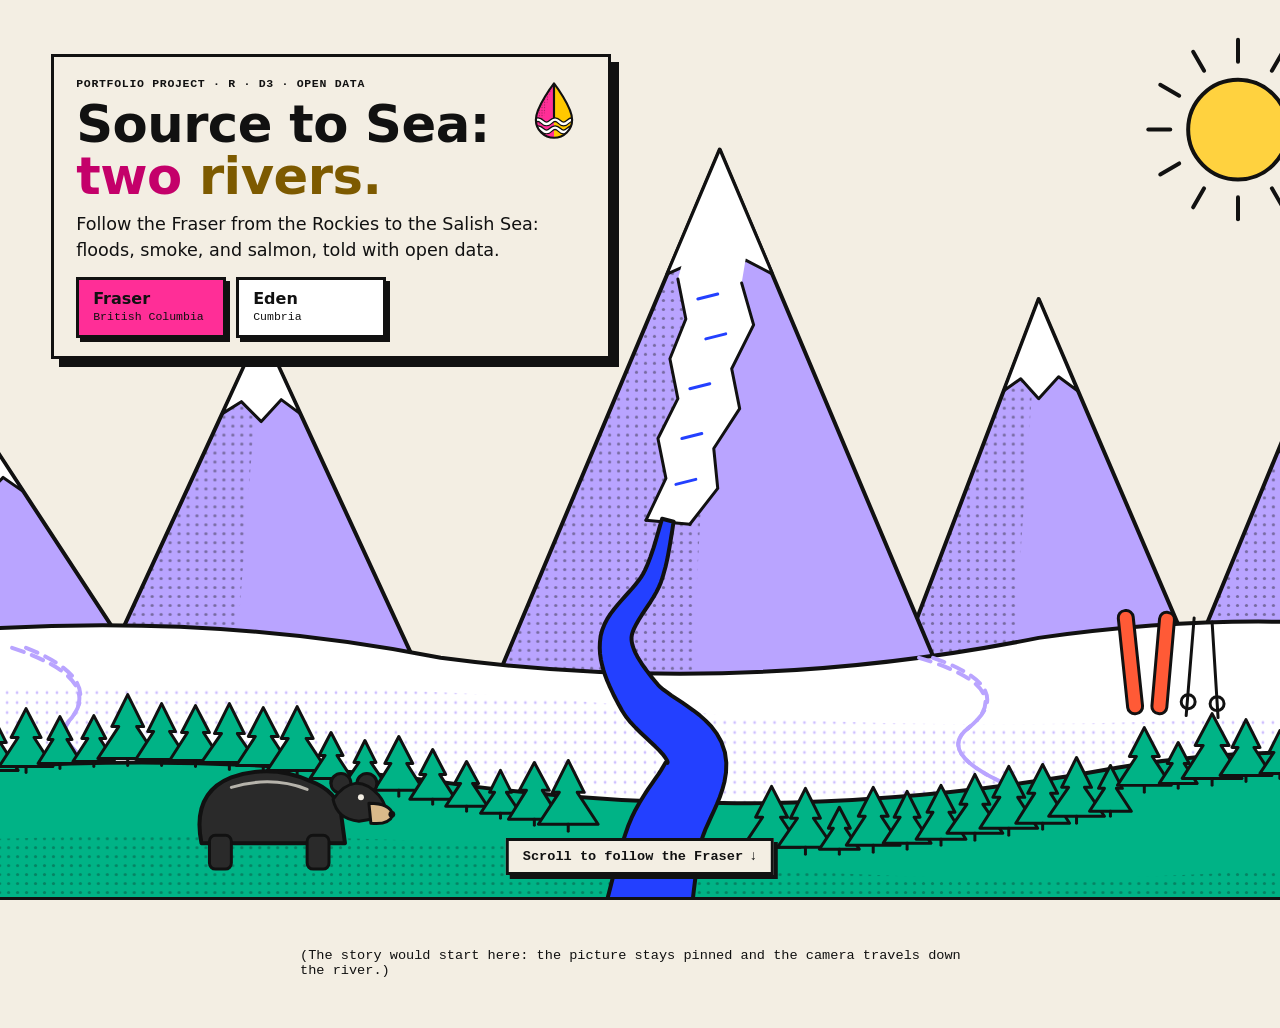
<file: story/hero-test.html>
<!DOCTYPE html><html lang="en"><head><meta charset="utf-8"><meta name="viewport" content="width=device-width, initial-scale=1">
<title>Hero test: Source to Sea</title>
<link rel="stylesheet" href="https://fonts.bunny.net/css?family=bricolage-grotesque:400,700,800|space-mono:400,700&display=swap">
<style>
:root{--ink:#111111;--paper:#F3EEE3;--river:#FF2E97;--river-light:#FF5CB8;}
body[data-river="eden"]{--river:#FFC800;--river-light:#FFD23F;}
*{box-sizing:border-box} body{margin:0;background:var(--paper);color:var(--ink);font-family:"Bricolage Grotesque",system-ui,sans-serif}
.stage{position:relative;height:100svh;min-height:560px;overflow:hidden;border-bottom:3px solid var(--ink)}
.scene{position:absolute;inset:0;width:100%;height:100%;transition:opacity .45s ease}
body[data-river="fraser"] #eden-scene, body[data-river="eden"] #fraser-scene{opacity:0;visibility:hidden}
@media (prefers-reduced-motion: reduce){.scene{transition:none}}
.card{position:absolute;left:clamp(16px,4vw,56px);top:clamp(16px,6vh,64px);width:min(560px,calc(100% - 32px));background:var(--paper);border:3px solid var(--ink);box-shadow:8px 8px 0 var(--ink);padding:20px 22px 18px}
.eyebrow{font-family:"Space Mono",monospace;font-size:.72rem;text-transform:uppercase;letter-spacing:.06em;font-weight:700}
.card h1{font-weight:800;font-size:clamp(1.9rem,4.6vw,3.2rem);line-height:1.02;margin:8px 0 10px;letter-spacing:-.01em}
.card h1 .f{color:#C4006A} .card h1 .e{color:#7D5A00}
.card .lede{margin:0 0 14px;font-size:clamp(.98rem,1.6vw,1.1rem);line-height:1.45}
.card img.mot{float:right;width:64px;height:64px;margin:0 0 6px 10px}
.switch{display:flex;gap:10px;flex-wrap:wrap}
.switch button{font:700 1rem/1.1 "Bricolage Grotesque",system-ui,sans-serif;padding:10px 14px;border:3px solid var(--ink);background:#fff;color:var(--ink);cursor:pointer;box-shadow:4px 4px 0 var(--ink);text-align:left;min-width:150px}
.switch button small{display:block;font:400 .72rem/1.3 "Space Mono",monospace;margin-top:2px}
.switch button[aria-pressed="true"]#btn-fraser{background:#FF2E97}
.switch button[aria-pressed="true"]#btn-eden{background:#FFC800}
.switch button:focus-visible{outline:3px solid #2340FF;outline-offset:3px}
.cue{position:absolute;left:50%;bottom:22px;transform:translateX(-50%);background:var(--paper);border:3px solid var(--ink);box-shadow:4px 4px 0 var(--ink);padding:8px 14px;font-family:"Space Mono",monospace;font-weight:700;font-size:.85rem;white-space:nowrap}
.cue .arrow{display:inline-block;margin-left:6px}
.after{max-width:720px;margin:48px auto;padding:0 20px;font-family:"Space Mono",monospace;font-size:.85rem}
@media (max-width:640px){.card{padding:16px} .card img.mot{width:48px;height:48px} .switch button{min-width:0;flex:1}}
</style></head>
<body data-river="fraser">
<section class="stage" aria-label="Opening frame">
<svg id="fraser-scene" class="scene" viewBox="0 0 1600 900" preserveAspectRatio="xMidYMax slice" role="img" aria-label="Illustration: the Fraser's source in the Rockies, with snowy peaks, a glacier, forest, ski tracks in the snow, and the young river running down the valley."><defs><pattern id="fdots" width="9" height="9" patternUnits="userSpaceOnUse"><circle cx="4.5" cy="4.5" r="1.6" fill="#111111"/></pattern>
<pattern id="fdotsW" width="10" height="10" patternUnits="userSpaceOnUse"><circle cx="5" cy="5" r="1.4" fill="#B9A4FF"/></pattern></defs><rect x="-40" y="-40" width="1680" height="980" fill="#F3EEE3"/><g><circle cx="1400" cy="130" r="50" fill="#FFD23F" stroke="#111111" stroke-width="4" stroke-linejoin="round" stroke-linecap="round"/><line x1="1468" y1="130" x2="1490" y2="130" stroke="#111111" stroke-width="4" stroke-linejoin="round" stroke-linecap="round"/><line x1="1459" y1="164" x2="1478" y2="175" stroke="#111111" stroke-width="4" stroke-linejoin="round" stroke-linecap="round"/><line x1="1434" y1="189" x2="1445" y2="208" stroke="#111111" stroke-width="4" stroke-linejoin="round" stroke-linecap="round"/><line x1="1400" y1="198" x2="1400" y2="220" stroke="#111111" stroke-width="4" stroke-linejoin="round" stroke-linecap="round"/><line x1="1366" y1="189" x2="1355" y2="208" stroke="#111111" stroke-width="4" stroke-linejoin="round" stroke-linecap="round"/><line x1="1341" y1="164" x2="1322" y2="175" stroke="#111111" stroke-width="4" stroke-linejoin="round" stroke-linecap="round"/><line x1="1332" y1="130" x2="1310" y2="130" stroke="#111111" stroke-width="4" stroke-linejoin="round" stroke-linecap="round"/><line x1="1341" y1="96" x2="1322" y2="85" stroke="#111111" stroke-width="4" stroke-linejoin="round" stroke-linecap="round"/><line x1="1366" y1="71" x2="1355" y2="52" stroke="#111111" stroke-width="4" stroke-linejoin="round" stroke-linecap="round"/><line x1="1400" y1="62" x2="1400" y2="40" stroke="#111111" stroke-width="4" stroke-linejoin="round" stroke-linecap="round"/><line x1="1434" y1="71" x2="1445" y2="52" stroke="#111111" stroke-width="4" stroke-linejoin="round" stroke-linecap="round"/><line x1="1459" y1="96" x2="1478" y2="85" stroke="#111111" stroke-width="4" stroke-linejoin="round" stroke-linecap="round"/></g><path d="M-80 720 L140 430 L330 720 Z" fill="#B9A4FF" stroke="#111111" stroke-width="4" stroke-linejoin="round" stroke-linecap="round"/><path d="M140 430 L-80 720 L110 720 Z" fill="url(#fdots)" opacity="0.4"/><path d="M140 430 L181 493 L161 479 L140 501 L116 481 L92 493 Z" fill="#FFFFFF" stroke="#111111" stroke-width="3" stroke-linejoin="round" stroke-linecap="round"/><path d="M240 720 L420 330 L600 720 Z" fill="#B9A4FF" stroke="#111111" stroke-width="4" stroke-linejoin="round" stroke-linecap="round"/><path d="M420 330 L240 720 L390 720 Z" fill="url(#fdots)" opacity="0.4"/><path d="M420 330 L459 415 L440 401 L420 423 L400 403 L381 415 Z" fill="#FFFFFF" stroke="#111111" stroke-width="3" stroke-linejoin="round" stroke-linecap="round"/><path d="M1040 720 L1200 300 L1380 720 Z" fill="#B9A4FF" stroke="#111111" stroke-width="4" stroke-linejoin="round" stroke-linecap="round"/><path d="M1200 300 L1040 720 L1170 720 Z" fill="url(#fdots)" opacity="0.4"/><path d="M1200 300 L1239 392 L1220 378 L1200 400 L1182 380 L1165 392 Z" fill="#FFFFFF" stroke="#111111" stroke-width="3" stroke-linejoin="round" stroke-linecap="round"/><path d="M1330 720 L1470 380 L1660 720 Z" fill="#B9A4FF" stroke="#111111" stroke-width="4" stroke-linejoin="round" stroke-linecap="round"/><path d="M1470 380 L1330 720 L1440 720 Z" fill="url(#fdots)" opacity="0.4"/><path d="M1470 380 L1511 454 L1491 440 L1470 462 L1455 442 L1440 454 Z" fill="#FFFFFF" stroke="#111111" stroke-width="3" stroke-linejoin="round" stroke-linecap="round"/><path d="M640 720 L880 150 L1120 720 Z" fill="#B9A4FF" stroke="#111111" stroke-width="4" stroke-linejoin="round" stroke-linecap="round"/><path d="M880 150 L640 720 L850 720 Z" fill="url(#fdots)" opacity="0.4"/><path d="M880 150 L933 275 L906 261 L880 283 L854 263 L827 275 Z" fill="#FFFFFF" stroke="#111111" stroke-width="3" stroke-linejoin="round" stroke-linecap="round"/><path d="M850 236 L838 280 L846 320 L830 360 L838 400 L818 440 L826 480 L806 522 L850 526 L878 490 L874 450 L900 410 L892 370 L914 326 L902 284 L910 236 Z" fill="#FFFFFF"/><path d="M838 280 L846 320 L830 360 L838 400 L818 440 L826 480 L806 522" fill="none" stroke="#111111" stroke-width="3" stroke-linejoin="round" stroke-linecap="round"/><path d="M902 284 L914 326 L892 370 L900 410 L874 450 L878 490 L850 526" fill="none" stroke="#111111" stroke-width="3" stroke-linejoin="round" stroke-linecap="round"/><path d="M806 522 L850 526" stroke="#111111" stroke-width="3" stroke-linejoin="round" stroke-linecap="round"/><path d="M858 300 l20 -5" stroke="#2340FF" stroke-width="3" stroke-linecap="round"/><path d="M866 340 l20 -5" stroke="#2340FF" stroke-width="3" stroke-linecap="round"/><path d="M850 390 l20 -5" stroke="#2340FF" stroke-width="3" stroke-linecap="round"/><path d="M842 440 l20 -5" stroke="#2340FF" stroke-width="3" stroke-linecap="round"/><path d="M836 486 l20 -5" stroke="#2340FF" stroke-width="3" stroke-linecap="round"/><path d="M-40 650 Q300 600 600 660 Q900 700 1200 640 Q1450 605 1640 645 L1640 820 L-40 820 Z" fill="#FFFFFF" stroke="#111111" stroke-width="4" stroke-linejoin="round" stroke-linecap="round"/><path d="M-40 700 Q500 670 900 720 Q1300 740 1640 700 L1640 820 L-40 820 Z" fill="url(#fdotsW)" opacity="0.7"/><path d="M170 650 Q260 680 230 720 Q200 750 300 790" fill="none" stroke="#B9A4FF" stroke-width="4" stroke-linecap="round" stroke-dasharray="12 9"/><path d="M1080 660 Q1180 690 1130 730 Q1090 760 1200 800" fill="none" stroke="#B9A4FF" stroke-width="4" stroke-linecap="round" stroke-dasharray="12 9"/><path d="M184 650 Q260 680 230 720 Q200 750 300 790" fill="none" stroke="#B9A4FF" stroke-width="4" stroke-linecap="round" stroke-dasharray="12 9"/><path d="M1094 660 Q1180 690 1130 730 Q1090 760 1200 800" fill="none" stroke="#B9A4FF" stroke-width="4" stroke-linecap="round" stroke-dasharray="12 9"/><g><rect x="1290" y="612" width="15" height="104" rx="7" fill="#FF5A36" stroke="#111111" stroke-width="3" stroke-linejoin="round" stroke-linecap="round" transform="rotate(-6 1298 716)"/><rect x="1313" y="614" width="15" height="102" rx="7" fill="#FF5A36" stroke="#111111" stroke-width="3" stroke-linejoin="round" stroke-linecap="round" transform="rotate(5 1320 716)"/><line x1="1356" y1="620" x2="1348" y2="718" stroke="#111111" stroke-width="3" stroke-linejoin="round" stroke-linecap="round"/><circle cx="1350" cy="704" r="7" fill="none" stroke="#111111" stroke-width="3" stroke-linejoin="round" stroke-linecap="round"/><line x1="1374" y1="624" x2="1380" y2="720" stroke="#111111" stroke-width="3" stroke-linejoin="round" stroke-linecap="round"/><circle cx="1379" cy="706" r="7" fill="none" stroke="#111111" stroke-width="3" stroke-linejoin="round" stroke-linecap="round"/></g><path d="M-40 790 Q300 740 640 790 Q960 830 1280 770 Q1460 740 1640 770 L1640 940 L-40 940 Z" fill="#00B386" stroke="#111111" stroke-width="4" stroke-linejoin="round" stroke-linecap="round"/><path d="M-40 850 Q500 820 900 870 Q1300 900 1640 850 L1640 940 L-40 940 Z" fill="url(#fdots)" opacity="0.3"/><path d="M-20 753 L-6 780 L-12 780 L5 807 L-45 807 L-28 780 L-34 780 Z" fill="#00B386" stroke="#111111" stroke-width="3" stroke-linejoin="round" stroke-linecap="round"/><line x1="-20" y1="807" x2="-20" y2="813" stroke="#111111" stroke-width="3" stroke-linejoin="round" stroke-linecap="round"/><path d="M14 742 L29 770 L22 770 L40 799 L-12 799 L6 770 L-1 770 Z" fill="#00B386" stroke="#111111" stroke-width="3" stroke-linejoin="round" stroke-linecap="round"/><line x1="14" y1="799" x2="14" y2="805" stroke="#111111" stroke-width="3" stroke-linejoin="round" stroke-linecap="round"/><path d="M48 728 L64 760 L57 760 L77 791 L19 791 L39 760 L32 760 Z" fill="#00B386" stroke="#111111" stroke-width="3" stroke-linejoin="round" stroke-linecap="round"/><line x1="48" y1="791" x2="48" y2="798" stroke="#111111" stroke-width="3" stroke-linejoin="round" stroke-linecap="round"/><path d="M82 731 L96 758 L90 758 L107 785 L57 785 L74 758 L68 758 Z" fill="#00B386" stroke="#111111" stroke-width="3" stroke-linejoin="round" stroke-linecap="round"/><line x1="82" y1="785" x2="82" y2="791" stroke="#111111" stroke-width="3" stroke-linejoin="round" stroke-linecap="round"/><path d="M116 725 L130 752 L124 752 L141 779 L91 779 L108 752 L102 752 Z" fill="#00B386" stroke="#111111" stroke-width="3" stroke-linejoin="round" stroke-linecap="round"/><line x1="116" y1="779" x2="116" y2="785" stroke="#111111" stroke-width="3" stroke-linejoin="round" stroke-linecap="round"/><path d="M150 717 L164 745 L158 745 L176 773 L124 773 L142 745 L136 745 Z" fill="#00B386" stroke="#111111" stroke-width="3" stroke-linejoin="round" stroke-linecap="round"/><line x1="150" y1="773" x2="150" y2="779" stroke="#111111" stroke-width="3" stroke-linejoin="round" stroke-linecap="round"/><path d="M184 711 L199 740 L192 740 L211 769 L157 769 L176 740 L169 740 Z" fill="#00B386" stroke="#111111" stroke-width="3" stroke-linejoin="round" stroke-linecap="round"/><line x1="184" y1="769" x2="184" y2="775" stroke="#111111" stroke-width="3" stroke-linejoin="round" stroke-linecap="round"/><path d="M218 719 L230 742 L225 742 L240 766 L196 766 L211 742 L206 742 Z" fill="#00B386" stroke="#111111" stroke-width="3" stroke-linejoin="round" stroke-linecap="round"/><line x1="218" y1="766" x2="218" y2="771" stroke="#111111" stroke-width="3" stroke-linejoin="round" stroke-linecap="round"/><path d="M252 718 L264 741 L258 741 L273 764 L231 764 L246 741 L240 741 Z" fill="#00B386" stroke="#111111" stroke-width="3" stroke-linejoin="round" stroke-linecap="round"/><line x1="252" y1="764" x2="252" y2="769" stroke="#111111" stroke-width="3" stroke-linejoin="round" stroke-linecap="round"/><path d="M286 697 L302 729 L295 729 L316 761 L256 761 L277 729 L270 729 Z" fill="#00B386" stroke="#111111" stroke-width="3" stroke-linejoin="round" stroke-linecap="round"/><line x1="286" y1="761" x2="286" y2="768" stroke="#111111" stroke-width="3" stroke-linejoin="round" stroke-linecap="round"/><path d="M320 706 L334 734 L328 734 L346 762 L294 762 L312 734 L306 734 Z" fill="#00B386" stroke="#111111" stroke-width="3" stroke-linejoin="round" stroke-linecap="round"/><line x1="320" y1="762" x2="320" y2="768" stroke="#111111" stroke-width="3" stroke-linejoin="round" stroke-linecap="round"/><path d="M354 708 L368 735 L362 735 L380 763 L328 763 L346 735 L340 735 Z" fill="#00B386" stroke="#111111" stroke-width="3" stroke-linejoin="round" stroke-linecap="round"/><line x1="354" y1="763" x2="354" y2="769" stroke="#111111" stroke-width="3" stroke-linejoin="round" stroke-linecap="round"/><path d="M388 706 L403 736 L396 736 L416 765 L360 765 L380 736 L373 736 Z" fill="#00B386" stroke="#111111" stroke-width="3" stroke-linejoin="round" stroke-linecap="round"/><line x1="388" y1="765" x2="388" y2="772" stroke="#111111" stroke-width="3" stroke-linejoin="round" stroke-linecap="round"/><path d="M422 710 L437 739 L430 739 L449 768 L395 768 L414 739 L407 739 Z" fill="#00B386" stroke="#111111" stroke-width="3" stroke-linejoin="round" stroke-linecap="round"/><line x1="422" y1="768" x2="422" y2="775" stroke="#111111" stroke-width="3" stroke-linejoin="round" stroke-linecap="round"/><path d="M456 709 L472 741 L465 741 L486 773 L426 773 L447 741 L440 741 Z" fill="#00B386" stroke="#111111" stroke-width="3" stroke-linejoin="round" stroke-linecap="round"/><line x1="456" y1="773" x2="456" y2="780" stroke="#111111" stroke-width="3" stroke-linejoin="round" stroke-linecap="round"/><path d="M490 735 L502 758 L496 758 L511 781 L469 781 L484 758 L478 758 Z" fill="#00B386" stroke="#111111" stroke-width="3" stroke-linejoin="round" stroke-linecap="round"/><line x1="490" y1="781" x2="490" y2="786" stroke="#111111" stroke-width="3" stroke-linejoin="round" stroke-linecap="round"/><path d="M524 743 L535 765 L530 765 L545 787 L503 787 L518 765 L513 765 Z" fill="#00B386" stroke="#111111" stroke-width="3" stroke-linejoin="round" stroke-linecap="round"/><line x1="524" y1="787" x2="524" y2="792" stroke="#111111" stroke-width="3" stroke-linejoin="round" stroke-linecap="round"/><path d="M558 739 L572 766 L566 766 L583 793 L533 793 L550 766 L544 766 Z" fill="#00B386" stroke="#111111" stroke-width="3" stroke-linejoin="round" stroke-linecap="round"/><line x1="558" y1="793" x2="558" y2="799" stroke="#111111" stroke-width="3" stroke-linejoin="round" stroke-linecap="round"/><path d="M592 752 L605 777 L599 777 L615 802 L569 802 L585 777 L579 777 Z" fill="#00B386" stroke="#111111" stroke-width="3" stroke-linejoin="round" stroke-linecap="round"/><line x1="592" y1="802" x2="592" y2="807" stroke="#111111" stroke-width="3" stroke-linejoin="round" stroke-linecap="round"/><path d="M626 764 L638 786 L632 786 L647 809 L605 809 L620 786 L614 786 Z" fill="#00B386" stroke="#111111" stroke-width="3" stroke-linejoin="round" stroke-linecap="round"/><line x1="626" y1="809" x2="626" y2="814" stroke="#111111" stroke-width="3" stroke-linejoin="round" stroke-linecap="round"/><path d="M660 773 L671 795 L666 795 L680 816 L640 816 L654 795 L649 795 Z" fill="#00B386" stroke="#111111" stroke-width="3" stroke-linejoin="round" stroke-linecap="round"/><line x1="660" y1="816" x2="660" y2="821" stroke="#111111" stroke-width="3" stroke-linejoin="round" stroke-linecap="round"/><path d="M694 765 L709 793 L702 793 L720 822 L668 822 L686 793 L679 793 Z" fill="#00B386" stroke="#111111" stroke-width="3" stroke-linejoin="round" stroke-linecap="round"/><line x1="694" y1="822" x2="694" y2="828" stroke="#111111" stroke-width="3" stroke-linejoin="round" stroke-linecap="round"/><path d="M728 763 L744 795 L737 795 L758 827 L698 827 L719 795 L712 795 Z" fill="#00B386" stroke="#111111" stroke-width="3" stroke-linejoin="round" stroke-linecap="round"/><line x1="728" y1="827" x2="728" y2="834" stroke="#111111" stroke-width="3" stroke-linejoin="round" stroke-linecap="round"/><path d="M932 789 L948 820 L941 820 L961 850 L903 850 L923 820 L916 820 Z" fill="#00B386" stroke="#111111" stroke-width="3" stroke-linejoin="round" stroke-linecap="round"/><line x1="932" y1="850" x2="932" y2="857" stroke="#111111" stroke-width="3" stroke-linejoin="round" stroke-linecap="round"/><path d="M966 791 L981 821 L974 821 L994 850 L938 850 L958 821 L951 821 Z" fill="#00B386" stroke="#111111" stroke-width="3" stroke-linejoin="round" stroke-linecap="round"/><line x1="966" y1="850" x2="966" y2="857" stroke="#111111" stroke-width="3" stroke-linejoin="round" stroke-linecap="round"/><path d="M1000 810 L1011 831 L1006 831 L1020 852 L980 852 L994 831 L989 831 Z" fill="#00B386" stroke="#111111" stroke-width="3" stroke-linejoin="round" stroke-linecap="round"/><line x1="1000" y1="852" x2="1000" y2="857" stroke="#111111" stroke-width="3" stroke-linejoin="round" stroke-linecap="round"/><path d="M1034 790 L1049 819 L1042 819 L1061 848 L1007 848 L1026 819 L1019 819 Z" fill="#00B386" stroke="#111111" stroke-width="3" stroke-linejoin="round" stroke-linecap="round"/><line x1="1034" y1="848" x2="1034" y2="855" stroke="#111111" stroke-width="3" stroke-linejoin="round" stroke-linecap="round"/><path d="M1068 794 L1081 820 L1075 820 L1092 846 L1044 846 L1061 820 L1055 820 Z" fill="#00B386" stroke="#111111" stroke-width="3" stroke-linejoin="round" stroke-linecap="round"/><line x1="1068" y1="846" x2="1068" y2="852" stroke="#111111" stroke-width="3" stroke-linejoin="round" stroke-linecap="round"/><path d="M1102 788 L1116 815 L1110 815 L1127 842 L1077 842 L1094 815 L1088 815 Z" fill="#00B386" stroke="#111111" stroke-width="3" stroke-linejoin="round" stroke-linecap="round"/><line x1="1102" y1="842" x2="1102" y2="848" stroke="#111111" stroke-width="3" stroke-linejoin="round" stroke-linecap="round"/><path d="M1136 777 L1151 807 L1144 807 L1164 836 L1108 836 L1128 807 L1121 807 Z" fill="#00B386" stroke="#111111" stroke-width="3" stroke-linejoin="round" stroke-linecap="round"/><line x1="1136" y1="836" x2="1136" y2="843" stroke="#111111" stroke-width="3" stroke-linejoin="round" stroke-linecap="round"/><path d="M1170 769 L1186 800 L1179 800 L1199 831 L1141 831 L1161 800 L1154 800 Z" fill="#00B386" stroke="#111111" stroke-width="3" stroke-linejoin="round" stroke-linecap="round"/><line x1="1170" y1="831" x2="1170" y2="838" stroke="#111111" stroke-width="3" stroke-linejoin="round" stroke-linecap="round"/><path d="M1204 767 L1219 796 L1212 796 L1231 826 L1177 826 L1196 796 L1189 796 Z" fill="#00B386" stroke="#111111" stroke-width="3" stroke-linejoin="round" stroke-linecap="round"/><line x1="1204" y1="826" x2="1204" y2="832" stroke="#111111" stroke-width="3" stroke-linejoin="round" stroke-linecap="round"/><path d="M1238 760 L1253 790 L1246 790 L1266 819 L1210 819 L1230 790 L1223 790 Z" fill="#00B386" stroke="#111111" stroke-width="3" stroke-linejoin="round" stroke-linecap="round"/><line x1="1238" y1="819" x2="1238" y2="826" stroke="#111111" stroke-width="3" stroke-linejoin="round" stroke-linecap="round"/><path d="M1272 768 L1284 791 L1278 791 L1293 814 L1251 814 L1266 791 L1260 791 Z" fill="#00B386" stroke="#111111" stroke-width="3" stroke-linejoin="round" stroke-linecap="round"/><line x1="1272" y1="814" x2="1272" y2="819" stroke="#111111" stroke-width="3" stroke-linejoin="round" stroke-linecap="round"/><path d="M1306 730 L1321 759 L1314 759 L1333 788 L1279 788 L1298 759 L1291 759 Z" fill="#00B386" stroke="#111111" stroke-width="3" stroke-linejoin="round" stroke-linecap="round"/><line x1="1306" y1="788" x2="1306" y2="795" stroke="#111111" stroke-width="3" stroke-linejoin="round" stroke-linecap="round"/><path d="M1340 745 L1351 766 L1346 766 L1359 786 L1321 786 L1334 766 L1329 766 Z" fill="#00B386" stroke="#111111" stroke-width="3" stroke-linejoin="round" stroke-linecap="round"/><line x1="1340" y1="786" x2="1340" y2="791" stroke="#111111" stroke-width="3" stroke-linejoin="round" stroke-linecap="round"/><path d="M1374 716 L1391 748 L1383 748 L1404 781 L1344 781 L1365 748 L1357 748 Z" fill="#00B386" stroke="#111111" stroke-width="3" stroke-linejoin="round" stroke-linecap="round"/><line x1="1374" y1="781" x2="1374" y2="788" stroke="#111111" stroke-width="3" stroke-linejoin="round" stroke-linecap="round"/><path d="M1408 722 L1422 750 L1416 750 L1434 778 L1382 778 L1400 750 L1394 750 Z" fill="#00B386" stroke="#111111" stroke-width="3" stroke-linejoin="round" stroke-linecap="round"/><line x1="1408" y1="778" x2="1408" y2="784" stroke="#111111" stroke-width="3" stroke-linejoin="round" stroke-linecap="round"/><path d="M1442 733 L1453 755 L1448 755 L1462 776 L1422 776 L1436 755 L1431 755 Z" fill="#00B386" stroke="#111111" stroke-width="3" stroke-linejoin="round" stroke-linecap="round"/><line x1="1442" y1="776" x2="1442" y2="781" stroke="#111111" stroke-width="3" stroke-linejoin="round" stroke-linecap="round"/><path d="M1476 732 L1487 753 L1482 753 L1496 774 L1456 774 L1470 753 L1465 753 Z" fill="#00B386" stroke="#111111" stroke-width="3" stroke-linejoin="round" stroke-linecap="round"/><line x1="1476" y1="774" x2="1476" y2="779" stroke="#111111" stroke-width="3" stroke-linejoin="round" stroke-linecap="round"/><path d="M1510 729 L1521 750 L1516 750 L1530 771 L1490 771 L1504 750 L1499 750 Z" fill="#00B386" stroke="#111111" stroke-width="3" stroke-linejoin="round" stroke-linecap="round"/><line x1="1510" y1="771" x2="1510" y2="776" stroke="#111111" stroke-width="3" stroke-linejoin="round" stroke-linecap="round"/><path d="M1544 723 L1556 746 L1551 746 L1566 770 L1522 770 L1537 746 L1532 746 Z" fill="#00B386" stroke="#111111" stroke-width="3" stroke-linejoin="round" stroke-linecap="round"/><line x1="1544" y1="770" x2="1544" y2="775" stroke="#111111" stroke-width="3" stroke-linejoin="round" stroke-linecap="round"/><path d="M1578 720 L1590 744 L1585 744 L1600 768 L1556 768 L1571 744 L1566 744 Z" fill="#00B386" stroke="#111111" stroke-width="3" stroke-linejoin="round" stroke-linecap="round"/><line x1="1578" y1="768" x2="1578" y2="773" stroke="#111111" stroke-width="3" stroke-linejoin="round" stroke-linecap="round"/><path d="M1612 708 L1627 737 L1620 737 L1639 766 L1585 766 L1604 737 L1597 737 Z" fill="#00B386" stroke="#111111" stroke-width="3" stroke-linejoin="round" stroke-linecap="round"/><line x1="1612" y1="766" x2="1612" y2="773" stroke="#111111" stroke-width="3" stroke-linejoin="round" stroke-linecap="round"/><path d="M1646 727 L1657 748 L1652 748 L1665 768 L1627 768 L1640 748 L1635 748 Z" fill="#00B386" stroke="#111111" stroke-width="3" stroke-linejoin="round" stroke-linecap="round"/><line x1="1646" y1="768" x2="1646" y2="773" stroke="#111111" stroke-width="3" stroke-linejoin="round" stroke-linecap="round"/><path d="M822.2 520.5 L821.4 522.9 L820.6 525.8 L819.6 529.2 L818.6 532.8 L817.4 536.8 L816.2 541.1 L814.9 545.5 L813.5 550.0 L811.9 554.6 L810.3 559.2 L808.6 563.7 L806.8 568.1 L804.9 572.2 L803.0 575.9 L800.9 579.3 L798.4 582.8 L795.5 586.4 L792.3 590.2 L788.8 594.1 L785.2 598.1 L781.5 602.3 L777.8 606.5 L774.1 611.0 L770.6 615.7 L767.3 620.7 L764.5 626.1 L762.1 632.0 L760.5 638.2 L759.8 644.3 L759.6 650.1 L759.9 655.9 L760.7 661.5 L761.9 667.1 L763.4 672.5 L765.1 677.8 L767.1 683.0 L769.3 688.1 L771.6 693.1 L774.0 698.1 L776.5 702.9 L779.0 707.7 L781.9 712.9 L785.8 718.9 L790.6 724.8 L795.6 730.2 L800.7 735.2 L805.8 740.0 L810.6 744.5 L815.2 748.8 L819.3 752.9 L822.7 756.6 L825.3 760.0 L827.0 762.8 L827.7 764.7 L827.5 765.4 L826.8 765.2 L826.2 764.9 L825.6 765.4 L824.7 766.9 L823.2 769.4 L821.2 772.7 L818.6 776.7 L815.4 781.3 L811.8 786.4 L807.9 792.1 L803.8 798.4 L799.6 805.2 L795.4 812.6 L791.5 820.7 L788.0 829.1 L785.2 837.2 L782.6 845.2 L780.2 853.4 L777.7 861.9 L775.4 870.5 L773.1 879.1 L771.0 887.5 L768.9 895.7 L766.9 903.4 L765.0 910.7 L763.2 917.2 L761.6 923.0 L760.2 927.6 L758.8 931.4 L849.2 948.6 L849.4 944.1 L849.8 938.6 L850.2 932.4 L850.8 925.6 L851.5 918.3 L852.2 910.5 L853.0 902.5 L853.9 894.3 L854.9 886.2 L855.9 878.1 L857.0 870.4 L858.0 863.1 L859.1 856.3 L860.0 850.9 L860.8 846.5 L862.0 842.1 L863.7 837.2 L865.8 831.8 L868.4 826.1 L871.1 820.1 L874.1 813.7 L877.1 807.0 L880.0 799.9 L882.6 792.3 L884.8 784.0 L886.3 775.0 L886.6 765.2 L885.2 754.8 L881.8 744.8 L877.0 736.1 L871.5 728.8 L865.6 722.8 L859.7 717.5 L853.7 712.9 L847.8 708.7 L842.1 704.8 L836.7 701.2 L831.7 697.9 L827.3 694.8 L823.5 692.0 L820.6 689.6 L818.1 687.1 L815.3 683.8 L812.2 680.0 L809.3 676.2 L806.5 672.6 L803.9 669.0 L801.5 665.5 L799.4 662.2 L797.4 658.9 L795.8 655.8 L794.4 652.8 L793.3 649.8 L792.4 647.0 L791.8 644.3 L791.5 641.8 L791.5 639.4 L791.9 636.7 L792.9 633.5 L794.4 629.9 L796.4 626.0 L798.8 621.8 L801.5 617.5 L804.5 613.0 L807.5 608.5 L810.6 603.8 L813.6 599.0 L816.4 594.1 L818.9 589.1 L821.0 584.1 L822.7 579.1 L824.1 574.1 L825.5 569.1 L826.7 564.0 L827.8 558.9 L828.7 553.9 L829.6 549.0 L830.4 544.3 L831.1 539.9 L831.8 535.7 L832.4 532.0 L832.9 528.6 L833.3 525.8 L833.8 523.5 Z" fill="#2340FF" stroke="#111111" stroke-width="4" stroke-linejoin="round" stroke-linecap="round"/><g transform="translate(430,846)"><path d="M-70 0 Q-80 -50 -40 -66 Q0 -80 40 -62 Q66 -52 70 -30 L74 0 Z" fill="#2A2A2A" stroke="#111111" stroke-width="4" stroke-linejoin="round" stroke-linecap="round"/><rect x="-62" y="-8" width="22" height="34" rx="6" fill="#2A2A2A" stroke="#111111" stroke-width="3" stroke-linejoin="round" stroke-linecap="round"/><rect x="36" y="-8" width="22" height="34" rx="6" fill="#2A2A2A" stroke="#111111" stroke-width="3" stroke-linejoin="round" stroke-linecap="round"/><circle cx="70" cy="-60" r="10" fill="#2A2A2A" stroke="#111111" stroke-width="3" stroke-linejoin="round" stroke-linecap="round"/><circle cx="96" cy="-60" r="10" fill="#2A2A2A" stroke="#111111" stroke-width="3" stroke-linejoin="round" stroke-linecap="round"/><path d="M62 -44 Q84 -74 108 -48 Q118 -36 112 -26 L88 -22 Q66 -24 62 -44 Z" fill="#2A2A2A" stroke="#111111" stroke-width="3" stroke-linejoin="round" stroke-linecap="round"/><path d="M98 -40 Q120 -40 122 -28 Q118 -18 100 -20 Z" fill="#D9B98A" stroke="#111111" stroke-width="3" stroke-linejoin="round" stroke-linecap="round"/><circle cx="121" cy="-29" r="3.4" fill="#111111"/><circle cx="90" cy="-46" r="3" fill="#F3EEE3"/><path d="M-40 -56 Q0 -68 36 -54" fill="none" stroke="#F3EEE3" stroke-width="3" stroke-linecap="round" opacity="0.7"/></g></svg>
<svg id="eden-scene" class="scene" viewBox="0 0 1600 900" preserveAspectRatio="xMidYMax slice" role="img" aria-label="Illustration: the Cumbrian fells with Blencathra on the skyline, dry-stone walls, heather and gorse, Swaledale sheep, and becks joining the young river."><defs><pattern id="edots" width="9" height="9" patternUnits="userSpaceOnUse"><circle cx="4.5" cy="4.5" r="1.6" fill="#111111"/></pattern>
<pattern id="edotsW" width="10" height="10" patternUnits="userSpaceOnUse"><circle cx="5" cy="5" r="1.4" fill="#B9A4FF"/></pattern></defs><rect x="-40" y="-40" width="1680" height="980" fill="#F3EEE3"/><path d="M160 180 q-13.0 -44.2 33.800000000000004 -44.2 q15.600000000000001 -39.0 62.400000000000006 -23.400000000000002 q39.0 -23.400000000000002 67.60000000000001 13.0 q44.2 2.6 33.800000000000004 54.6 Z" fill="#B9A4FF" stroke="#111111" stroke-width="4" stroke-linejoin="round" stroke-linecap="round"/><path d="M620 140 q-10.0 -34.0 26.0 -34.0 q12.0 -30.0 48.0 -18.0 q30.0 -18.0 52.0 10.0 q34.0 2.0 26.0 42.0 Z" fill="#B9A4FF" stroke="#111111" stroke-width="4" stroke-linejoin="round" stroke-linecap="round"/><path d="M1180 200 q-14.0 -47.599999999999994 36.4 -47.599999999999994 q16.799999999999997 -42.0 67.19999999999999 -25.2 q42.0 -25.2 72.8 14.0 q47.599999999999994 2.8 36.4 58.8 Z" fill="#B9A4FF" stroke="#111111" stroke-width="4" stroke-linejoin="round" stroke-linecap="round"/><line x1="1189" y1="272" x2="1184" y2="286" stroke="#2340FF" stroke-width="2.5" stroke-linecap="round" opacity="0.55"/><line x1="927" y1="243" x2="922" y2="257" stroke="#2340FF" stroke-width="2.5" stroke-linecap="round" opacity="0.55"/><line x1="427" y1="265" x2="422" y2="279" stroke="#2340FF" stroke-width="2.5" stroke-linecap="round" opacity="0.55"/><line x1="106" y1="219" x2="101" y2="233" stroke="#2340FF" stroke-width="2.5" stroke-linecap="round" opacity="0.55"/><line x1="1017" y1="289" x2="1012" y2="303" stroke="#2340FF" stroke-width="2.5" stroke-linecap="round" opacity="0.55"/><line x1="872" y1="405" x2="867" y2="419" stroke="#2340FF" stroke-width="2.5" stroke-linecap="round" opacity="0.55"/><line x1="216" y1="256" x2="211" y2="270" stroke="#2340FF" stroke-width="2.5" stroke-linecap="round" opacity="0.55"/><line x1="1161" y1="313" x2="1156" y2="327" stroke="#2340FF" stroke-width="2.5" stroke-linecap="round" opacity="0.55"/><line x1="142" y1="324" x2="137" y2="338" stroke="#2340FF" stroke-width="2.5" stroke-linecap="round" opacity="0.55"/><line x1="251" y1="224" x2="246" y2="238" stroke="#2340FF" stroke-width="2.5" stroke-linecap="round" opacity="0.55"/><line x1="507" y1="215" x2="502" y2="229" stroke="#2340FF" stroke-width="2.5" stroke-linecap="round" opacity="0.55"/><line x1="124" y1="351" x2="119" y2="365" stroke="#2340FF" stroke-width="2.5" stroke-linecap="round" opacity="0.55"/><line x1="399" y1="404" x2="394" y2="418" stroke="#2340FF" stroke-width="2.5" stroke-linecap="round" opacity="0.55"/><line x1="173" y1="283" x2="168" y2="297" stroke="#2340FF" stroke-width="2.5" stroke-linecap="round" opacity="0.55"/><line x1="1092" y1="292" x2="1087" y2="306" stroke="#2340FF" stroke-width="2.5" stroke-linecap="round" opacity="0.55"/><line x1="893" y1="244" x2="888" y2="258" stroke="#2340FF" stroke-width="2.5" stroke-linecap="round" opacity="0.55"/><line x1="1045" y1="274" x2="1040" y2="288" stroke="#2340FF" stroke-width="2.5" stroke-linecap="round" opacity="0.55"/><line x1="536" y1="203" x2="531" y2="217" stroke="#2340FF" stroke-width="2.5" stroke-linecap="round" opacity="0.55"/><line x1="674" y1="403" x2="669" y2="417" stroke="#2340FF" stroke-width="2.5" stroke-linecap="round" opacity="0.55"/><line x1="288" y1="356" x2="283" y2="370" stroke="#2340FF" stroke-width="2.5" stroke-linecap="round" opacity="0.55"/><line x1="115" y1="302" x2="110" y2="316" stroke="#2340FF" stroke-width="2.5" stroke-linecap="round" opacity="0.55"/><line x1="782" y1="350" x2="777" y2="364" stroke="#2340FF" stroke-width="2.5" stroke-linecap="round" opacity="0.55"/><line x1="364" y1="312" x2="359" y2="326" stroke="#2340FF" stroke-width="2.5" stroke-linecap="round" opacity="0.55"/><line x1="1479" y1="369" x2="1474" y2="383" stroke="#2340FF" stroke-width="2.5" stroke-linecap="round" opacity="0.55"/><line x1="687" y1="284" x2="682" y2="298" stroke="#2340FF" stroke-width="2.5" stroke-linecap="round" opacity="0.55"/><line x1="653" y1="418" x2="648" y2="432" stroke="#2340FF" stroke-width="2.5" stroke-linecap="round" opacity="0.55"/><line x1="101" y1="390" x2="96" y2="404" stroke="#2340FF" stroke-width="2.5" stroke-linecap="round" opacity="0.55"/><line x1="1465" y1="330" x2="1460" y2="344" stroke="#2340FF" stroke-width="2.5" stroke-linecap="round" opacity="0.55"/><line x1="1497" y1="204" x2="1492" y2="218" stroke="#2340FF" stroke-width="2.5" stroke-linecap="round" opacity="0.55"/><line x1="362" y1="419" x2="357" y2="433" stroke="#2340FF" stroke-width="2.5" stroke-linecap="round" opacity="0.55"/><line x1="943" y1="327" x2="938" y2="341" stroke="#2340FF" stroke-width="2.5" stroke-linecap="round" opacity="0.55"/><line x1="159" y1="232" x2="154" y2="246" stroke="#2340FF" stroke-width="2.5" stroke-linecap="round" opacity="0.55"/><line x1="718" y1="202" x2="713" y2="216" stroke="#2340FF" stroke-width="2.5" stroke-linecap="round" opacity="0.55"/><line x1="954" y1="383" x2="949" y2="397" stroke="#2340FF" stroke-width="2.5" stroke-linecap="round" opacity="0.55"/><line x1="641" y1="216" x2="636" y2="230" stroke="#2340FF" stroke-width="2.5" stroke-linecap="round" opacity="0.55"/><line x1="392" y1="340" x2="387" y2="354" stroke="#2340FF" stroke-width="2.5" stroke-linecap="round" opacity="0.55"/><line x1="122" y1="281" x2="117" y2="295" stroke="#2340FF" stroke-width="2.5" stroke-linecap="round" opacity="0.55"/><line x1="971" y1="228" x2="966" y2="242" stroke="#2340FF" stroke-width="2.5" stroke-linecap="round" opacity="0.55"/><line x1="922" y1="383" x2="917" y2="397" stroke="#2340FF" stroke-width="2.5" stroke-linecap="round" opacity="0.55"/><line x1="290" y1="285" x2="285" y2="299" stroke="#2340FF" stroke-width="2.5" stroke-linecap="round" opacity="0.55"/><line x1="978" y1="268" x2="973" y2="282" stroke="#2340FF" stroke-width="2.5" stroke-linecap="round" opacity="0.55"/><line x1="420" y1="334" x2="415" y2="348" stroke="#2340FF" stroke-width="2.5" stroke-linecap="round" opacity="0.55"/><line x1="1116" y1="235" x2="1111" y2="249" stroke="#2340FF" stroke-width="2.5" stroke-linecap="round" opacity="0.55"/><line x1="981" y1="322" x2="976" y2="336" stroke="#2340FF" stroke-width="2.5" stroke-linecap="round" opacity="0.55"/><line x1="1062" y1="285" x2="1057" y2="299" stroke="#2340FF" stroke-width="2.5" stroke-linecap="round" opacity="0.55"/><line x1="776" y1="217" x2="771" y2="231" stroke="#2340FF" stroke-width="2.5" stroke-linecap="round" opacity="0.55"/><line x1="166" y1="224" x2="161" y2="238" stroke="#2340FF" stroke-width="2.5" stroke-linecap="round" opacity="0.55"/><line x1="817" y1="256" x2="812" y2="270" stroke="#2340FF" stroke-width="2.5" stroke-linecap="round" opacity="0.55"/><line x1="1136" y1="286" x2="1131" y2="300" stroke="#2340FF" stroke-width="2.5" stroke-linecap="round" opacity="0.55"/><line x1="689" y1="399" x2="684" y2="413" stroke="#2340FF" stroke-width="2.5" stroke-linecap="round" opacity="0.55"/><line x1="787" y1="314" x2="782" y2="328" stroke="#2340FF" stroke-width="2.5" stroke-linecap="round" opacity="0.55"/><line x1="1401" y1="415" x2="1396" y2="429" stroke="#2340FF" stroke-width="2.5" stroke-linecap="round" opacity="0.55"/><line x1="277" y1="305" x2="272" y2="319" stroke="#2340FF" stroke-width="2.5" stroke-linecap="round" opacity="0.55"/><line x1="1015" y1="335" x2="1010" y2="349" stroke="#2340FF" stroke-width="2.5" stroke-linecap="round" opacity="0.55"/><line x1="204" y1="247" x2="199" y2="261" stroke="#2340FF" stroke-width="2.5" stroke-linecap="round" opacity="0.55"/><line x1="1381" y1="365" x2="1376" y2="379" stroke="#2340FF" stroke-width="2.5" stroke-linecap="round" opacity="0.55"/><line x1="197" y1="291" x2="192" y2="305" stroke="#2340FF" stroke-width="2.5" stroke-linecap="round" opacity="0.55"/><line x1="449" y1="210" x2="444" y2="224" stroke="#2340FF" stroke-width="2.5" stroke-linecap="round" opacity="0.55"/><line x1="495" y1="317" x2="490" y2="331" stroke="#2340FF" stroke-width="2.5" stroke-linecap="round" opacity="0.55"/><line x1="1462" y1="220" x2="1457" y2="234" stroke="#2340FF" stroke-width="2.5" stroke-linecap="round" opacity="0.55"/><path d="M-40 700 L-40 560 Q120 420 300 440 Q480 450 620 520 L760 700 Z" fill="#B9A4FF" stroke="#111111" stroke-width="4" stroke-linejoin="round" stroke-linecap="round"/><path d="M700 700 L760 560 Q800 470 860 430 Q930 360 1000 322 Q1040 318 1060 340 Q1080 370 1100 366 Q1120 346 1148 340 L1168 362 L1180 356 L1192 374 L1206 368 L1220 392 L1260 420 Q1380 470 1460 540 Q1540 600 1640 620 L1640 700 Z" fill="#B9A4FF" stroke="#111111" stroke-width="4" stroke-linejoin="round" stroke-linecap="round"/><path d="M860 436 Q860 487 843 543" fill="none" stroke="#111111" stroke-width="2.5" stroke-linecap="round" opacity="0.75"/><path d="M860 436 Q860 487 843 543 L821 543 Q844 487 860 436 Z" fill="url(#edots)" opacity="0.28"/><path d="M950 356 Q954 424 942 497" fill="none" stroke="#111111" stroke-width="2.5" stroke-linecap="round" opacity="0.75"/><path d="M950 356 Q954 424 942 497 L920 497 Q938 424 950 356 Z" fill="url(#edots)" opacity="0.28"/><path d="M1020 326 Q1032 400 1028 480" fill="none" stroke="#111111" stroke-width="2.5" stroke-linecap="round" opacity="0.75"/><path d="M1020 326 Q1032 400 1028 480 L1006 480 Q1016 400 1020 326 Z" fill="url(#edots)" opacity="0.28"/><path d="M1090 374 Q1111 438 1115 507" fill="none" stroke="#111111" stroke-width="2.5" stroke-linecap="round" opacity="0.75"/><path d="M1090 374 Q1111 438 1115 507 L1093 507 Q1095 438 1090 374 Z" fill="url(#edots)" opacity="0.28"/><path d="M1148 346 Q1182 416 1199 491" fill="none" stroke="#111111" stroke-width="2.5" stroke-linecap="round" opacity="0.75"/><path d="M1148 346 Q1182 416 1199 491 L1177 491 Q1166 416 1148 346 Z" fill="url(#edots)" opacity="0.28"/><path d="M-40 640 Q200 520 470 560 Q700 600 820 640 Q1000 560 1240 540 Q1460 530 1640 600 L1640 800 L-40 800 Z" fill="#FF6FB0" stroke="#111111" stroke-width="4" stroke-linejoin="round" stroke-linecap="round"/><path d="M-40 640 Q200 520 470 560 Q300 620 260 800 L-40 800 Z" fill="url(#edots)" opacity="0.3"/><path d="M199 600 Q194 600 189 608 Q176 606 162 612 Q148 609 134 614 Q119 611 104 616 Q91 610 78 612 Q64 606 50 608 Q53 600 55 600 Q56 593 57 593 Q66 586 75 587 Q89 581 102 582 Q119 579 136 584 Q148 582 160 588 Q175 586 189 592 Z" fill="#FFC800" stroke="#111111" stroke-width="3" stroke-linejoin="round" stroke-linecap="round"/><path d="M472 595 Q476 594 481 602 Q471 600 461 607 Q447 603 432 607 Q419 604 407 609 Q395 603 383 606 Q373 600 363 601 Q358 594 354 595 Q364 588 374 590 Q381 584 389 586 Q397 579 405 580 Q419 577 433 582 Q447 578 461 583 Q463 583 464 590 Z" fill="#FFC800" stroke="#111111" stroke-width="3" stroke-linejoin="round" stroke-linecap="round"/><path d="M698 625 Q695 624 692 631 Q679 628 666 633 Q658 630 649 635 Q638 633 628 638 Q617 633 606 635 Q599 629 592 631 Q593 624 593 625 Q593 618 593 620 Q600 613 608 615 Q618 610 629 613 Q639 610 650 615 Q660 611 670 616 Q677 614 683 620 Z" fill="#FFC800" stroke="#111111" stroke-width="3" stroke-linejoin="round" stroke-linecap="round"/><path d="M1063 605 Q1064 604 1064 612 Q1053 610 1042 616 Q1029 614 1016 620 Q1000 616 984 620 Q973 614 963 615 Q956 609 948 610 Q935 604 921 605 Q932 598 942 599 Q951 593 961 594 Q971 587 982 588 Q999 585 1015 591 Q1032 587 1049 592 Q1056 591 1063 599 Z" fill="#FFC800" stroke="#111111" stroke-width="3" stroke-linejoin="round" stroke-linecap="round"/><path d="M1372 585 Q1367 584 1362 591 Q1355 590 1348 597 Q1332 594 1316 599 Q1300 594 1285 598 Q1268 594 1252 597 Q1234 591 1217 593 Q1214 585 1211 585 Q1216 577 1221 577 Q1238 572 1255 574 Q1269 567 1282 569 Q1299 566 1316 571 Q1330 568 1344 574 Q1353 573 1362 579 Z" fill="#FFC800" stroke="#111111" stroke-width="3" stroke-linejoin="round" stroke-linecap="round"/><path d="M1603 610 Q1601 609 1599 617 Q1590 615 1581 622 Q1568 620 1555 626 Q1540 621 1525 625 Q1511 620 1497 623 Q1496 615 1495 615 Q1488 609 1481 610 Q1479 602 1477 603 Q1489 597 1501 598 Q1513 592 1525 594 Q1538 592 1551 598 Q1564 595 1577 599 Q1583 598 1589 604 Z" fill="#FFC800" stroke="#111111" stroke-width="3" stroke-linejoin="round" stroke-linecap="round"/><path d="M-40 700 Q200 650 470 672 Q700 694 820 712 Q1000 668 1240 656 Q1460 648 1640 692 L1640 800 L-40 800 Z" fill="#00B386" stroke="#111111" stroke-width="4" stroke-linejoin="round" stroke-linecap="round"/><path d="M-40 700 Q200 650 470 672 Q300 720 260 800 L-40 800 Z" fill="url(#edots)" opacity="0.3"/><path d="M-40 700 Q200 650 470 672 Q700 694 820 712 Q1000 668 1240 656 Q1460 648 1640 692" fill="none" stroke="#111111" stroke-width="9" stroke-linecap="round" stroke-linejoin="round"/><path d="M-40 700 Q200 650 470 672 Q700 694 820 712 Q1000 668 1240 656 Q1460 648 1640 692" fill="none" stroke="#C9C1B3" stroke-width="4.5" stroke-linecap="round" stroke-dasharray="2 7"/><path d="M300 660 Q312 730 300 800" fill="none" stroke="#111111" stroke-width="9" stroke-linecap="round" stroke-linejoin="round"/><path d="M300 660 Q312 730 300 800" fill="none" stroke="#C9C1B3" stroke-width="4.5" stroke-linecap="round" stroke-dasharray="2 7"/><path d="M1240 656 Q1228 730 1262 800" fill="none" stroke="#111111" stroke-width="9" stroke-linecap="round" stroke-linejoin="round"/><path d="M1240 656 Q1228 730 1262 800" fill="none" stroke="#C9C1B3" stroke-width="4.5" stroke-linecap="round" stroke-dasharray="2 7"/><path d="M-40 752 Q300 730 700 776" fill="none" stroke="#111111" stroke-width="9" stroke-linecap="round" stroke-linejoin="round"/><path d="M-40 752 Q300 730 700 776" fill="none" stroke="#C9C1B3" stroke-width="4.5" stroke-linecap="round" stroke-dasharray="2 7"/><path d="M165.6 580.1 L167.3 582.8 L169.7 585.2 L173.0 587.5 L177.0 589.5 L181.8 591.4 L187.0 593.4 L192.6 595.4 L198.3 597.6 L203.9 600.3 L209.4 603.4 L214.5 607.0 L219.4 611.3 L223.9 616.1 L228.3 621.5 L232.5 627.2 L236.8 633.2 L241.2 639.2 L246.0 645.0 L251.2 650.4 L256.9 655.3 L263.1 659.5 L269.8 663.1 L277.1 666.1 L284.8 668.6 L292.9 670.7 L301.3 672.6 L309.8 674.4 L318.4 676.4 L327.0 678.6 L335.4 681.3 L343.8 684.5 L352.0 688.2 L360.2 692.4 L368.3 697.1 L376.3 702.0 L384.4 707.1 L392.6 712.1 L401.0 716.9 L409.5 721.2 L418.3 725.0 L427.4 728.3 L436.9 731.0 L446.7 733.1 L456.9 734.8 L467.2 736.2 L477.7 737.4 L488.3 738.5 L498.9 739.9 L509.4 741.5 L519.9 743.4 L530.3 745.8 L540.6 748.6 L550.7 751.8 L560.8 755.3 L570.7 758.9 L580.6 762.6 L590.4 766.0 L600.1 769.2 L609.7 772.0 L619.2 774.3 L628.9 776.0 L639.0 777.2 L649.4 777.9 L659.9 778.3 L670.5 778.4 L681.2 778.3 L691.8 778.3 L702.4 778.4 L712.7 778.7 L722.9 779.3 L732.7 780.3 L742.2 781.6 L751.3 783.1 L760.0 784.8 L768.2 786.6 L775.8 788.4 L782.8 790.0 L789.2 791.4 L794.8 792.5 L799.7 793.2" fill="none" stroke="#111111" stroke-width="8" stroke-linecap="round" stroke-linejoin="round"/><path d="M165.6 580.1 L167.3 582.8 L169.7 585.2 L173.0 587.5 L177.0 589.5 L181.8 591.4 L187.0 593.4 L192.6 595.4 L198.3 597.6 L203.9 600.3 L209.4 603.4 L214.5 607.0 L219.4 611.3 L223.9 616.1 L228.3 621.5 L232.5 627.2 L236.8 633.2 L241.2 639.2 L246.0 645.0 L251.2 650.4 L256.9 655.3 L263.1 659.5 L269.8 663.1 L277.1 666.1 L284.8 668.6 L292.9 670.7 L301.3 672.6 L309.8 674.4 L318.4 676.4 L327.0 678.6 L335.4 681.3 L343.8 684.5 L352.0 688.2 L360.2 692.4 L368.3 697.1 L376.3 702.0 L384.4 707.1 L392.6 712.1 L401.0 716.9 L409.5 721.2 L418.3 725.0 L427.4 728.3 L436.9 731.0 L446.7 733.1 L456.9 734.8 L467.2 736.2 L477.7 737.4 L488.3 738.5 L498.9 739.9 L509.4 741.5 L519.9 743.4 L530.3 745.8 L540.6 748.6 L550.7 751.8 L560.8 755.3 L570.7 758.9 L580.6 762.6 L590.4 766.0 L600.1 769.2 L609.7 772.0 L619.2 774.3 L628.9 776.0 L639.0 777.2 L649.4 777.9 L659.9 778.3 L670.5 778.4 L681.2 778.3 L691.8 778.3 L702.4 778.4 L712.7 778.7 L722.9 779.3 L732.7 780.3 L742.2 781.6 L751.3 783.1 L760.0 784.8 L768.2 786.6 L775.8 788.4 L782.8 790.0 L789.2 791.4 L794.8 792.5 L799.7 793.2" fill="none" stroke="#2340FF" stroke-width="3.6" stroke-linecap="round" stroke-linejoin="round"/><path d="M474.7 583.6 L477.0 584.7 L479.9 585.9 L483.2 587.3 L486.6 589.1 L490.1 591.1 L493.5 593.6 L496.4 596.4 L499.0 599.7 L501.1 603.5 L502.9 607.7 L504.3 612.3 L505.5 617.2 L506.7 622.3 L508.1 627.5 L509.8 632.7 L512.0 637.7 L514.8 642.4 L518.2 646.7 L522.3 650.4 L526.8 653.6 L531.8 656.3 L537.1 658.6 L542.6 660.8 L548.2 662.9 L553.8 665.2 L559.4 667.7 L564.8 670.5 L570.1 673.8 L575.2 677.5 L580.3 681.6 L585.3 686.0 L590.3 690.7 L595.4 695.5 L600.7 700.2 L606.2 704.9 L612.1 709.2 L618.2 713.2 L624.6 716.9 L631.4 720.1 L638.5 723.0 L646.0 725.7 L654.2 728.3 L662.9 731.0 L672.0 733.8 L681.3 736.9 L690.7 740.2 L700.1 743.9 L709.5 748.0 L718.8 752.3 L727.9 756.9 L736.8 761.6 L745.4 766.4 L753.7 771.0 L761.7 775.4 L769.2 779.4 L776.4 783.0 L783.0 786.1 L789.1 788.6 L794.5 790.5 L799.2 791.9" fill="none" stroke="#111111" stroke-width="8" stroke-linecap="round" stroke-linejoin="round"/><path d="M474.7 583.6 L477.0 584.7 L479.9 585.9 L483.2 587.3 L486.6 589.1 L490.1 591.1 L493.5 593.6 L496.4 596.4 L499.0 599.7 L501.1 603.5 L502.9 607.7 L504.3 612.3 L505.5 617.2 L506.7 622.3 L508.1 627.5 L509.8 632.7 L512.0 637.7 L514.8 642.4 L518.2 646.7 L522.3 650.4 L526.8 653.6 L531.8 656.3 L537.1 658.6 L542.6 660.8 L548.2 662.9 L553.8 665.2 L559.4 667.7 L564.8 670.5 L570.1 673.8 L575.2 677.5 L580.3 681.6 L585.3 686.0 L590.3 690.7 L595.4 695.5 L600.7 700.2 L606.2 704.9 L612.1 709.2 L618.2 713.2 L624.6 716.9 L631.4 720.1 L638.5 723.0 L646.0 725.7 L654.2 728.3 L662.9 731.0 L672.0 733.8 L681.3 736.9 L690.7 740.2 L700.1 743.9 L709.5 748.0 L718.8 752.3 L727.9 756.9 L736.8 761.6 L745.4 766.4 L753.7 771.0 L761.7 775.4 L769.2 779.4 L776.4 783.0 L783.0 786.1 L789.1 788.6 L794.5 790.5 L799.2 791.9" fill="none" stroke="#2340FF" stroke-width="3.6" stroke-linecap="round" stroke-linejoin="round"/><path d="M1179.2 559.2 L1178.3 563.7 L1176.9 568.6 L1174.9 573.6 L1172.0 578.6 L1168.3 583.5 L1163.7 588.3 L1158.3 592.8 L1152.2 597.1 L1145.6 601.3 L1138.6 605.4 L1131.4 609.6 L1124.3 614.0 L1117.4 618.7 L1110.8 623.7 L1104.7 629.1 L1099.1 634.9 L1093.9 641.0 L1089.0 647.3 L1084.4 653.6 L1079.9 659.9 L1075.3 666.0 L1070.5 671.8 L1065.3 677.4 L1059.6 682.5 L1053.5 687.1 L1047.0 691.1 L1040.1 694.6 L1032.9 697.6 L1025.5 700.4 L1018.0 703.0 L1010.5 705.5 L1003.1 708.2 L995.9 711.1 L988.9 714.3 L982.1 718.0 L975.5 722.0 L969.1 726.4 L962.8 731.0 L956.5 735.7 L950.2 740.4 L943.5 745.0 L936.3 749.3 L928.6 753.3 L920.4 756.9 L911.9 760.0 L903.0 762.5 L894.0 764.7 L884.8 766.5 L875.7 768.0 L866.7 769.4 L857.9 770.8 L849.4 772.4 L841.2 774.1 L833.6 776.1 L826.4 778.3 L819.8 780.7 L813.9 783.2 L808.6 785.8 L804.0 788.3 L800.2 790.6" fill="none" stroke="#111111" stroke-width="8" stroke-linecap="round" stroke-linejoin="round"/><path d="M1179.2 559.2 L1178.3 563.7 L1176.9 568.6 L1174.9 573.6 L1172.0 578.6 L1168.3 583.5 L1163.7 588.3 L1158.3 592.8 L1152.2 597.1 L1145.6 601.3 L1138.6 605.4 L1131.4 609.6 L1124.3 614.0 L1117.4 618.7 L1110.8 623.7 L1104.7 629.1 L1099.1 634.9 L1093.9 641.0 L1089.0 647.3 L1084.4 653.6 L1079.9 659.9 L1075.3 666.0 L1070.5 671.8 L1065.3 677.4 L1059.6 682.5 L1053.5 687.1 L1047.0 691.1 L1040.1 694.6 L1032.9 697.6 L1025.5 700.4 L1018.0 703.0 L1010.5 705.5 L1003.1 708.2 L995.9 711.1 L988.9 714.3 L982.1 718.0 L975.5 722.0 L969.1 726.4 L962.8 731.0 L956.5 735.7 L950.2 740.4 L943.5 745.0 L936.3 749.3 L928.6 753.3 L920.4 756.9 L911.9 760.0 L903.0 762.5 L894.0 764.7 L884.8 766.5 L875.7 768.0 L866.7 769.4 L857.9 770.8 L849.4 772.4 L841.2 774.1 L833.6 776.1 L826.4 778.3 L819.8 780.7 L813.9 783.2 L808.6 785.8 L804.0 788.3 L800.2 790.6" fill="none" stroke="#2340FF" stroke-width="3.6" stroke-linecap="round" stroke-linejoin="round"/><path d="M-40 790 Q400 760 800 790 Q1200 820 1640 780 L1640 940 L-40 940 Z" fill="#00B386" stroke="#111111" stroke-width="4" stroke-linejoin="round" stroke-linecap="round"/><path d="M-40 860 Q500 830 900 870 Q1300 900 1640 850 L1640 940 L-40 940 Z" fill="url(#edots)" opacity="0.35"/><path d="M794.3 797.9 L794.6 799.3 L795.0 801.1 L795.4 803.1 L795.8 805.4 L796.3 808.0 L796.8 810.7 L797.4 813.6 L798.0 816.6 L798.7 819.6 L799.3 822.7 L800.1 825.7 L800.8 828.7 L801.6 831.7 L802.5 834.7 L803.7 837.9 L805.2 841.0 L806.9 843.9 L808.5 846.6 L810.1 849.1 L811.5 851.4 L812.7 853.5 L813.6 855.4 L814.2 857.0 L814.4 858.3 L814.2 859.1 L813.8 859.3 L813.2 859.0 L812.7 858.4 L812.3 857.7 L811.7 857.6 L810.9 858.1 L809.5 859.1 L807.7 860.7 L805.6 862.6 L803.0 864.8 L800.2 867.4 L797.2 870.3 L794.0 873.7 L790.7 877.6 L787.5 882.0 L784.5 887.0 L781.9 892.5 L779.8 898.0 L778.1 903.4 L776.6 908.8 L775.3 914.3 L774.1 919.8 L773.0 925.2 L772.0 930.6 L771.1 935.8 L770.2 940.7 L769.4 945.2 L768.5 949.2 L767.7 952.6 L766.9 955.2 L766.1 957.3 L833.9 962.7 L833.5 959.8 L833.0 956.2 L832.6 952.3 L832.1 948.1 L831.7 943.7 L831.3 939.1 L831.0 934.4 L830.7 929.7 L830.5 925.1 L830.3 920.6 L830.2 916.5 L830.2 912.7 L830.2 909.6 L830.1 907.5 L830.0 906.0 L830.2 904.3 L830.7 902.3 L831.6 899.9 L832.8 897.3 L834.3 894.5 L836.0 891.5 L837.9 888.2 L839.8 884.8 L841.8 881.1 L843.8 877.0 L845.5 872.5 L846.8 867.3 L847.3 861.6 L846.8 856.1 L845.4 851.1 L843.4 846.9 L841.1 843.3 L838.7 840.4 L836.2 837.9 L833.8 835.7 L831.5 833.8 L829.4 832.1 L827.4 830.5 L825.6 829.1 L824.0 827.8 L822.7 826.6 L821.5 825.3 L820.3 823.6 L818.9 821.4 L817.6 819.0 L816.2 816.5 L814.9 813.9 L813.6 811.3 L812.4 808.7 L811.2 806.1 L810.0 803.6 L809.0 801.3 L808.0 799.1 L807.1 797.2 L806.3 795.5 L805.7 794.1 Z" fill="#2340FF" stroke="#111111" stroke-width="4" stroke-linejoin="round" stroke-linecap="round"/><path d="M812 846 Q822 860 816 876" fill="none" stroke="#FFFFFF" stroke-width="4" stroke-linecap="round"/><path d="M-20 818 l-6 -16 M-14 818 l2 -20 M-8 818 l8 -16" stroke="#111111" stroke-width="3" stroke-linecap="round"/><path d="M32 828 l-6 -16 M38 828 l2 -20 M44 828 l8 -16" stroke="#111111" stroke-width="3" stroke-linecap="round"/><path d="M84 824 l-6 -16 M90 824 l2 -20 M96 824 l8 -16" stroke="#111111" stroke-width="3" stroke-linecap="round"/><path d="M136 830 l-6 -16 M142 830 l2 -20 M148 830 l8 -16" stroke="#111111" stroke-width="3" stroke-linecap="round"/><path d="M188 818 l-6 -16 M194 818 l2 -20 M200 818 l8 -16" stroke="#111111" stroke-width="3" stroke-linecap="round"/><path d="M240 815 l-6 -16 M246 815 l2 -20 M252 815 l8 -16" stroke="#111111" stroke-width="3" stroke-linecap="round"/><path d="M292 814 l-6 -16 M298 814 l2 -20 M304 814 l8 -16" stroke="#111111" stroke-width="3" stroke-linecap="round"/><path d="M344 829 l-6 -16 M350 829 l2 -20 M356 829 l8 -16" stroke="#111111" stroke-width="3" stroke-linecap="round"/><path d="M396 825 l-6 -16 M402 825 l2 -20 M408 825 l8 -16" stroke="#111111" stroke-width="3" stroke-linecap="round"/><path d="M448 823 l-6 -16 M454 823 l2 -20 M460 823 l8 -16" stroke="#111111" stroke-width="3" stroke-linecap="round"/><path d="M500 815 l-6 -16 M506 815 l2 -20 M512 815 l8 -16" stroke="#111111" stroke-width="3" stroke-linecap="round"/><path d="M552 814 l-6 -16 M558 814 l2 -20 M564 814 l8 -16" stroke="#111111" stroke-width="3" stroke-linecap="round"/><path d="M604 816 l-6 -16 M610 816 l2 -20 M616 816 l8 -16" stroke="#111111" stroke-width="3" stroke-linecap="round"/><path d="M656 829 l-6 -16 M662 829 l2 -20 M668 829 l8 -16" stroke="#111111" stroke-width="3" stroke-linecap="round"/><path d="M708 816 l-6 -16 M714 816 l2 -20 M720 816 l8 -16" stroke="#111111" stroke-width="3" stroke-linecap="round"/><path d="M760 823 l-6 -16 M766 823 l2 -20 M772 823 l8 -16" stroke="#111111" stroke-width="3" stroke-linecap="round"/><path d="M864 818 l-6 -16 M870 818 l2 -20 M876 818 l8 -16" stroke="#111111" stroke-width="3" stroke-linecap="round"/><path d="M916 816 l-6 -16 M922 816 l2 -20 M928 816 l8 -16" stroke="#111111" stroke-width="3" stroke-linecap="round"/><path d="M968 816 l-6 -16 M974 816 l2 -20 M980 816 l8 -16" stroke="#111111" stroke-width="3" stroke-linecap="round"/><path d="M1020 828 l-6 -16 M1026 828 l2 -20 M1032 828 l8 -16" stroke="#111111" stroke-width="3" stroke-linecap="round"/><path d="M1072 825 l-6 -16 M1078 825 l2 -20 M1084 825 l8 -16" stroke="#111111" stroke-width="3" stroke-linecap="round"/><path d="M1124 815 l-6 -16 M1130 815 l2 -20 M1136 815 l8 -16" stroke="#111111" stroke-width="3" stroke-linecap="round"/><path d="M1176 818 l-6 -16 M1182 818 l2 -20 M1188 818 l8 -16" stroke="#111111" stroke-width="3" stroke-linecap="round"/><path d="M1228 824 l-6 -16 M1234 824 l2 -20 M1240 824 l8 -16" stroke="#111111" stroke-width="3" stroke-linecap="round"/><path d="M1280 825 l-6 -16 M1286 825 l2 -20 M1292 825 l8 -16" stroke="#111111" stroke-width="3" stroke-linecap="round"/><path d="M1332 816 l-6 -16 M1338 816 l2 -20 M1344 816 l8 -16" stroke="#111111" stroke-width="3" stroke-linecap="round"/><path d="M1384 829 l-6 -16 M1390 829 l2 -20 M1396 829 l8 -16" stroke="#111111" stroke-width="3" stroke-linecap="round"/><path d="M1436 816 l-6 -16 M1442 816 l2 -20 M1448 816 l8 -16" stroke="#111111" stroke-width="3" stroke-linecap="round"/><path d="M1488 827 l-6 -16 M1494 827 l2 -20 M1500 827 l8 -16" stroke="#111111" stroke-width="3" stroke-linecap="round"/><path d="M1540 814 l-6 -16 M1546 814 l2 -20 M1552 814 l8 -16" stroke="#111111" stroke-width="3" stroke-linecap="round"/><path d="M1592 829 l-6 -16 M1598 829 l2 -20 M1604 829 l8 -16" stroke="#111111" stroke-width="3" stroke-linecap="round"/><g transform="translate(1300,820) scale(1.2,1.2)"><line x1="-18" y1="10" x2="-18" y2="30" stroke="#111111" stroke-width="3" stroke-linejoin="round" stroke-linecap="round"/><line x1="14" y1="10" x2="14" y2="30" stroke="#111111" stroke-width="3" stroke-linejoin="round" stroke-linecap="round"/><path d="M-34 6 q-6 -18 10 -24 q6 -14 24 -10 q16 -10 30 4 q16 2 12 22 q4 16 -14 18 q-8 10 -26 6 q-18 8 -28 -4 q-14 -2 -8 -12 Z" fill="#FFFFFF" stroke="#111111" stroke-width="3" stroke-linejoin="round" stroke-linecap="round"/><path d="M30 -10 q20 -6 26 10 q2 16 -10 22 q-10 2 -16 -8 Z" fill="#111111"/><ellipse cx="50" cy="16" rx="7" ry="5" fill="#FFFFFF"/><path d="M34 -8 q-8 -12 4 -16 q10 0 6 10" fill="none" stroke="#C9C1B3" stroke-width="5" stroke-linecap="round"/><circle cx="44" cy="2" r="2.2" fill="#FFFFFF"/></g><g transform="translate(1450,850) scale(-1.0,1.0)"><line x1="-18" y1="10" x2="-18" y2="30" stroke="#111111" stroke-width="3" stroke-linejoin="round" stroke-linecap="round"/><line x1="14" y1="10" x2="14" y2="30" stroke="#111111" stroke-width="3" stroke-linejoin="round" stroke-linecap="round"/><path d="M-34 6 q-6 -18 10 -24 q6 -14 24 -10 q16 -10 30 4 q16 2 12 22 q4 16 -14 18 q-8 10 -26 6 q-18 8 -28 -4 q-14 -2 -8 -12 Z" fill="#FFFFFF" stroke="#111111" stroke-width="3" stroke-linejoin="round" stroke-linecap="round"/><path d="M30 -10 q20 -6 26 10 q2 16 -10 22 q-10 2 -16 -8 Z" fill="#111111"/><ellipse cx="50" cy="16" rx="7" ry="5" fill="#FFFFFF"/><path d="M34 -8 q-8 -12 4 -16 q10 0 6 10" fill="none" stroke="#C9C1B3" stroke-width="5" stroke-linecap="round"/><circle cx="44" cy="2" r="2.2" fill="#FFFFFF"/></g><g transform="translate(200,830) scale(-1.1,1.1)"><line x1="-18" y1="10" x2="-18" y2="30" stroke="#111111" stroke-width="3" stroke-linejoin="round" stroke-linecap="round"/><line x1="14" y1="10" x2="14" y2="30" stroke="#111111" stroke-width="3" stroke-linejoin="round" stroke-linecap="round"/><path d="M-34 6 q-6 -18 10 -24 q6 -14 24 -10 q16 -10 30 4 q16 2 12 22 q4 16 -14 18 q-8 10 -26 6 q-18 8 -28 -4 q-14 -2 -8 -12 Z" fill="#FFFFFF" stroke="#111111" stroke-width="3" stroke-linejoin="round" stroke-linecap="round"/><path d="M30 -10 q20 -6 26 10 q2 16 -10 22 q-10 2 -16 -8 Z" fill="#111111"/><ellipse cx="50" cy="16" rx="7" ry="5" fill="#FFFFFF"/><path d="M34 -8 q-8 -12 4 -16 q10 0 6 10" fill="none" stroke="#C9C1B3" stroke-width="5" stroke-linecap="round"/><circle cx="44" cy="2" r="2.2" fill="#FFFFFF"/></g><g transform="translate(420,720) scale(0.6,0.6)"><line x1="-18" y1="10" x2="-18" y2="30" stroke="#111111" stroke-width="3" stroke-linejoin="round" stroke-linecap="round"/><line x1="14" y1="10" x2="14" y2="30" stroke="#111111" stroke-width="3" stroke-linejoin="round" stroke-linecap="round"/><path d="M-34 6 q-6 -18 10 -24 q6 -14 24 -10 q16 -10 30 4 q16 2 12 22 q4 16 -14 18 q-8 10 -26 6 q-18 8 -28 -4 q-14 -2 -8 -12 Z" fill="#FFFFFF" stroke="#111111" stroke-width="3" stroke-linejoin="round" stroke-linecap="round"/><path d="M30 -10 q20 -6 26 10 q2 16 -10 22 q-10 2 -16 -8 Z" fill="#111111"/><ellipse cx="50" cy="16" rx="7" ry="5" fill="#FFFFFF"/><path d="M34 -8 q-8 -12 4 -16 q10 0 6 10" fill="none" stroke="#C9C1B3" stroke-width="5" stroke-linecap="round"/><circle cx="44" cy="2" r="2.2" fill="#FFFFFF"/></g><g transform="translate(1150,720) scale(-0.55,0.55)"><line x1="-18" y1="10" x2="-18" y2="30" stroke="#111111" stroke-width="3" stroke-linejoin="round" stroke-linecap="round"/><line x1="14" y1="10" x2="14" y2="30" stroke="#111111" stroke-width="3" stroke-linejoin="round" stroke-linecap="round"/><path d="M-34 6 q-6 -18 10 -24 q6 -14 24 -10 q16 -10 30 4 q16 2 12 22 q4 16 -14 18 q-8 10 -26 6 q-18 8 -28 -4 q-14 -2 -8 -12 Z" fill="#FFFFFF" stroke="#111111" stroke-width="3" stroke-linejoin="round" stroke-linecap="round"/><path d="M30 -10 q20 -6 26 10 q2 16 -10 22 q-10 2 -16 -8 Z" fill="#111111"/><ellipse cx="50" cy="16" rx="7" ry="5" fill="#FFFFFF"/><path d="M34 -8 q-8 -12 4 -16 q10 0 6 10" fill="none" stroke="#C9C1B3" stroke-width="5" stroke-linecap="round"/><circle cx="44" cy="2" r="2.2" fill="#FFFFFF"/></g><g transform="translate(620,860) scale(0.9,0.9)"><line x1="-18" y1="10" x2="-18" y2="30" stroke="#111111" stroke-width="3" stroke-linejoin="round" stroke-linecap="round"/><line x1="14" y1="10" x2="14" y2="30" stroke="#111111" stroke-width="3" stroke-linejoin="round" stroke-linecap="round"/><path d="M-34 6 q-6 -18 10 -24 q6 -14 24 -10 q16 -10 30 4 q16 2 12 22 q4 16 -14 18 q-8 10 -26 6 q-18 8 -28 -4 q-14 -2 -8 -12 Z" fill="#FFFFFF" stroke="#111111" stroke-width="3" stroke-linejoin="round" stroke-linecap="round"/><path d="M30 -10 q20 -6 26 10 q2 16 -10 22 q-10 2 -16 -8 Z" fill="#111111"/><ellipse cx="50" cy="16" rx="7" ry="5" fill="#FFFFFF"/><path d="M34 -8 q-8 -12 4 -16 q10 0 6 10" fill="none" stroke="#C9C1B3" stroke-width="5" stroke-linecap="round"/><circle cx="44" cy="2" r="2.2" fill="#FFFFFF"/></g><g transform="translate(700,770) scale(-0.7,0.7)"><line x1="-18" y1="10" x2="-18" y2="30" stroke="#111111" stroke-width="3" stroke-linejoin="round" stroke-linecap="round"/><line x1="14" y1="10" x2="14" y2="30" stroke="#111111" stroke-width="3" stroke-linejoin="round" stroke-linecap="round"/><path d="M-34 6 q-6 -18 10 -24 q6 -14 24 -10 q16 -10 30 4 q16 2 12 22 q4 16 -14 18 q-8 10 -26 6 q-18 8 -28 -4 q-14 -2 -8 -12 Z" fill="#FFFFFF" stroke="#111111" stroke-width="3" stroke-linejoin="round" stroke-linecap="round"/><path d="M30 -10 q20 -6 26 10 q2 16 -10 22 q-10 2 -16 -8 Z" fill="#111111"/><ellipse cx="50" cy="16" rx="7" ry="5" fill="#FFFFFF"/><path d="M34 -8 q-8 -12 4 -16 q10 0 6 10" fill="none" stroke="#C9C1B3" stroke-width="5" stroke-linecap="round"/><circle cx="44" cy="2" r="2.2" fill="#FFFFFF"/></g><g transform="translate(960,700) scale(0.6,0.6)"><line x1="-18" y1="10" x2="-18" y2="30" stroke="#111111" stroke-width="3" stroke-linejoin="round" stroke-linecap="round"/><line x1="14" y1="10" x2="14" y2="30" stroke="#111111" stroke-width="3" stroke-linejoin="round" stroke-linecap="round"/><path d="M-34 6 q-6 -18 10 -24 q6 -14 24 -10 q16 -10 30 4 q16 2 12 22 q4 16 -14 18 q-8 10 -26 6 q-18 8 -28 -4 q-14 -2 -8 -12 Z" fill="#FFFFFF" stroke="#111111" stroke-width="3" stroke-linejoin="round" stroke-linecap="round"/><path d="M30 -10 q20 -6 26 10 q2 16 -10 22 q-10 2 -16 -8 Z" fill="#111111"/><ellipse cx="50" cy="16" rx="7" ry="5" fill="#FFFFFF"/><path d="M34 -8 q-8 -12 4 -16 q10 0 6 10" fill="none" stroke="#C9C1B3" stroke-width="5" stroke-linecap="round"/><circle cx="44" cy="2" r="2.2" fill="#FFFFFF"/></g></svg>
<div class="card">
<img class="mot" src="../images/motif.svg" alt="">
<div class="eyebrow">Portfolio project · R · D3 · open data</div>
<h1>Source to Sea: <span class="f">two</span> <span class="e">rivers.</span></h1>
<p class="lede" id="lede">Follow the Fraser from the Rockies to the Salish Sea: floods, smoke, and salmon, told with open data.</p>
<div class="switch" role="group" aria-label="Choose a river">
<button id="btn-fraser" type="button" aria-pressed="true">Fraser<small>British Columbia</small></button>
<button id="btn-eden" type="button" aria-pressed="false">Eden<small>Cumbria</small></button>
</div></div>
<div class="cue" id="cue">Scroll to follow the Fraser<span class="arrow" aria-hidden="true">↓</span></div>
</section>
<p class="after">(The story would start here: the picture stays pinned and the camera travels down the river.)</p>
<script>
const LEDE={fraser:"Follow the Fraser from the Rockies to the Salish Sea: floods, smoke, and salmon, told with open data.",
 eden:"Follow the Eden from the Cumbrian fells to the Solway Firth. The Eden's chapters are coming."};
const CUE={fraser:"Scroll to follow the Fraser",eden:"The Eden's story is coming"};
function pick(r){document.body.dataset.river=r;
 document.getElementById("btn-fraser").setAttribute("aria-pressed",r==="fraser");
 document.getElementById("btn-eden").setAttribute("aria-pressed",r==="eden");
 document.getElementById("lede").textContent=LEDE[r];
 document.getElementById("cue").firstChild.textContent=CUE[r];
 document.querySelector("#cue .arrow").style.visibility=r==="fraser"?"visible":"hidden";}
document.getElementById("btn-fraser").onclick=()=>pick("fraser");
document.getElementById("btn-eden").onclick=()=>pick("eden");
</script></body></html>
</file>
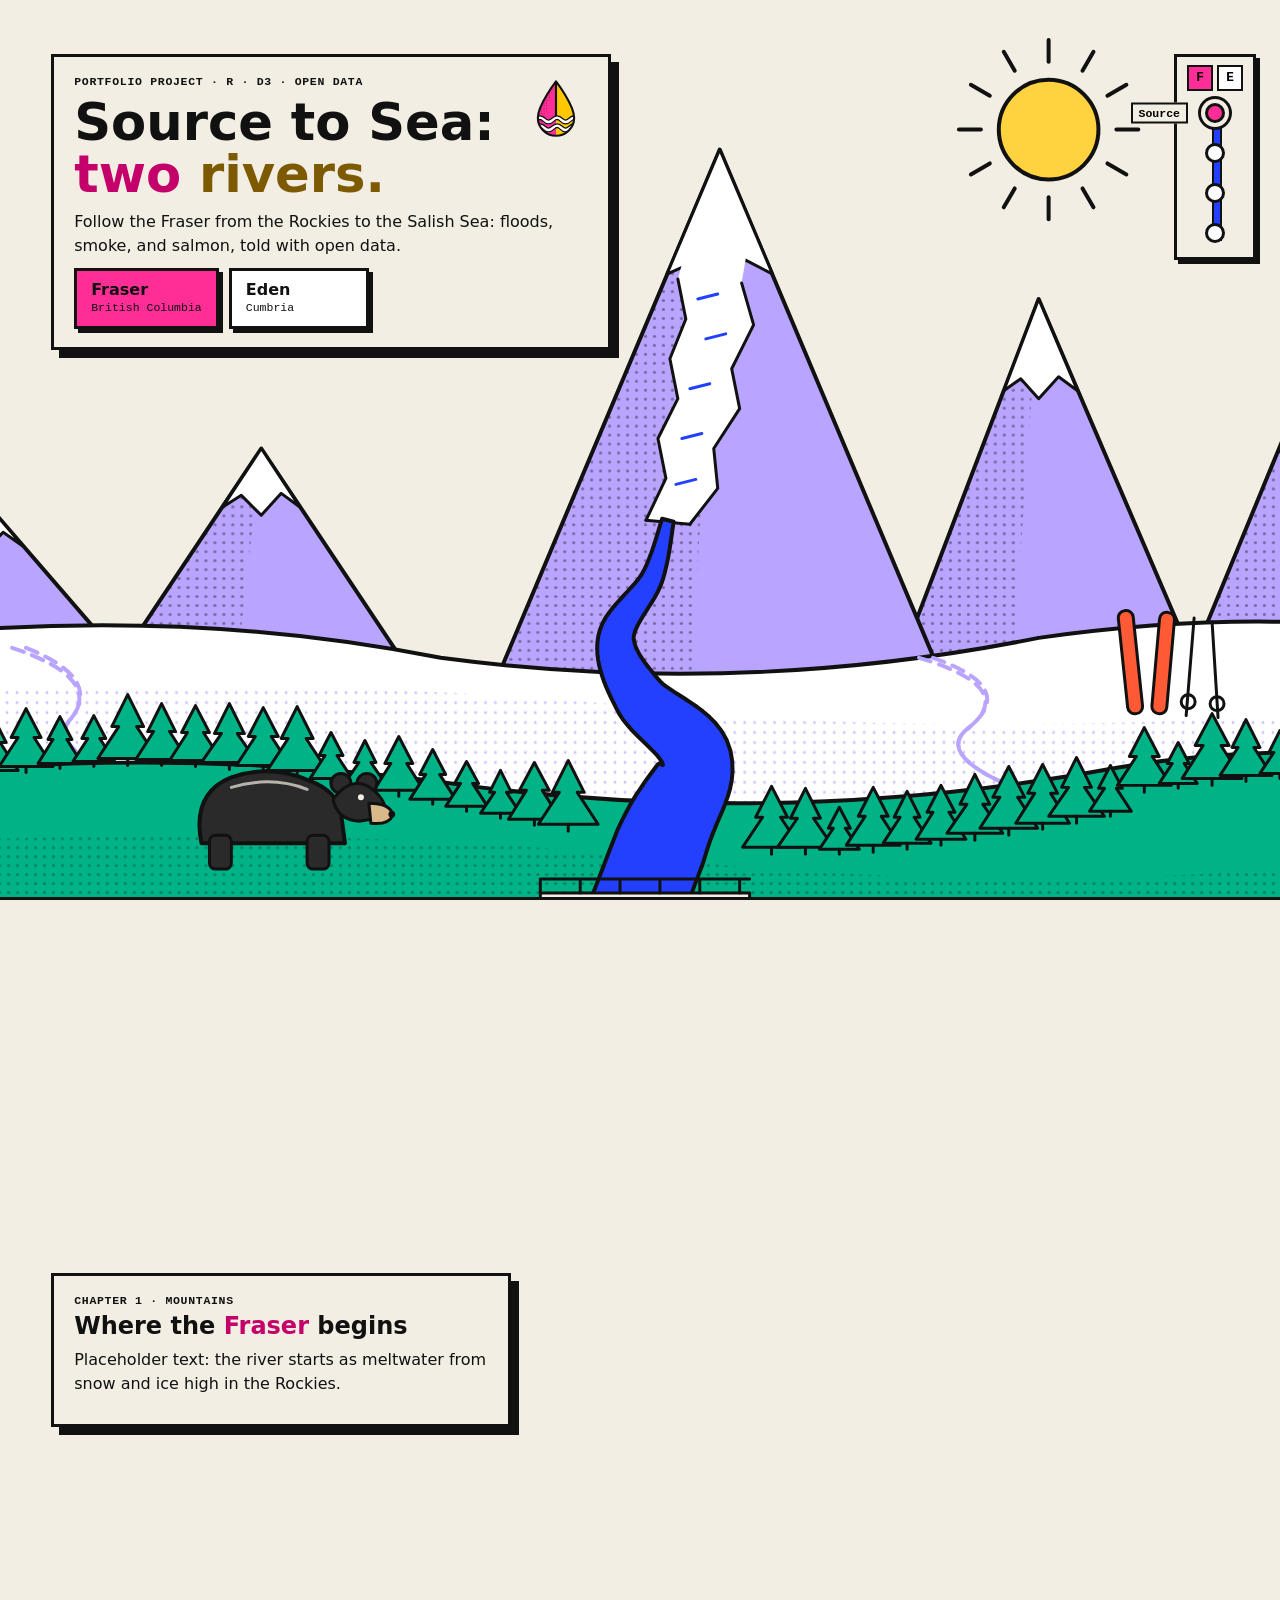
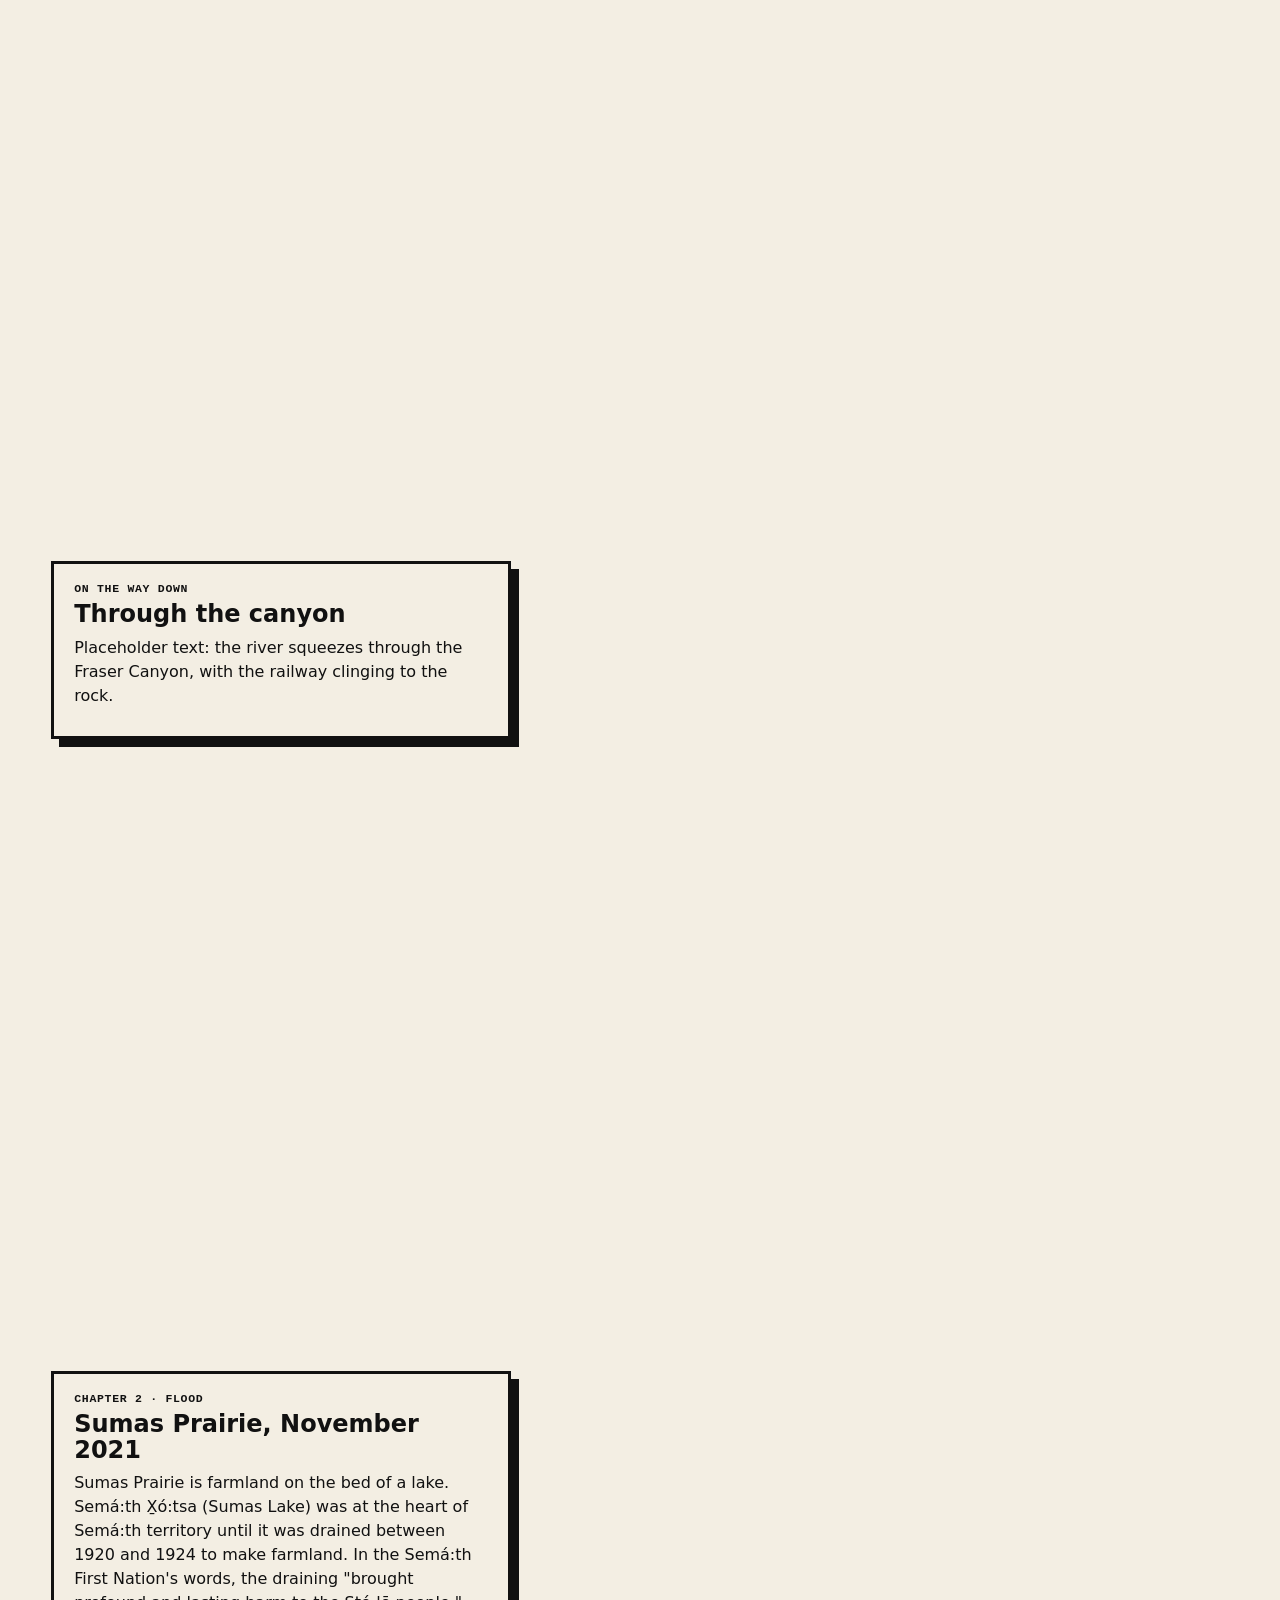
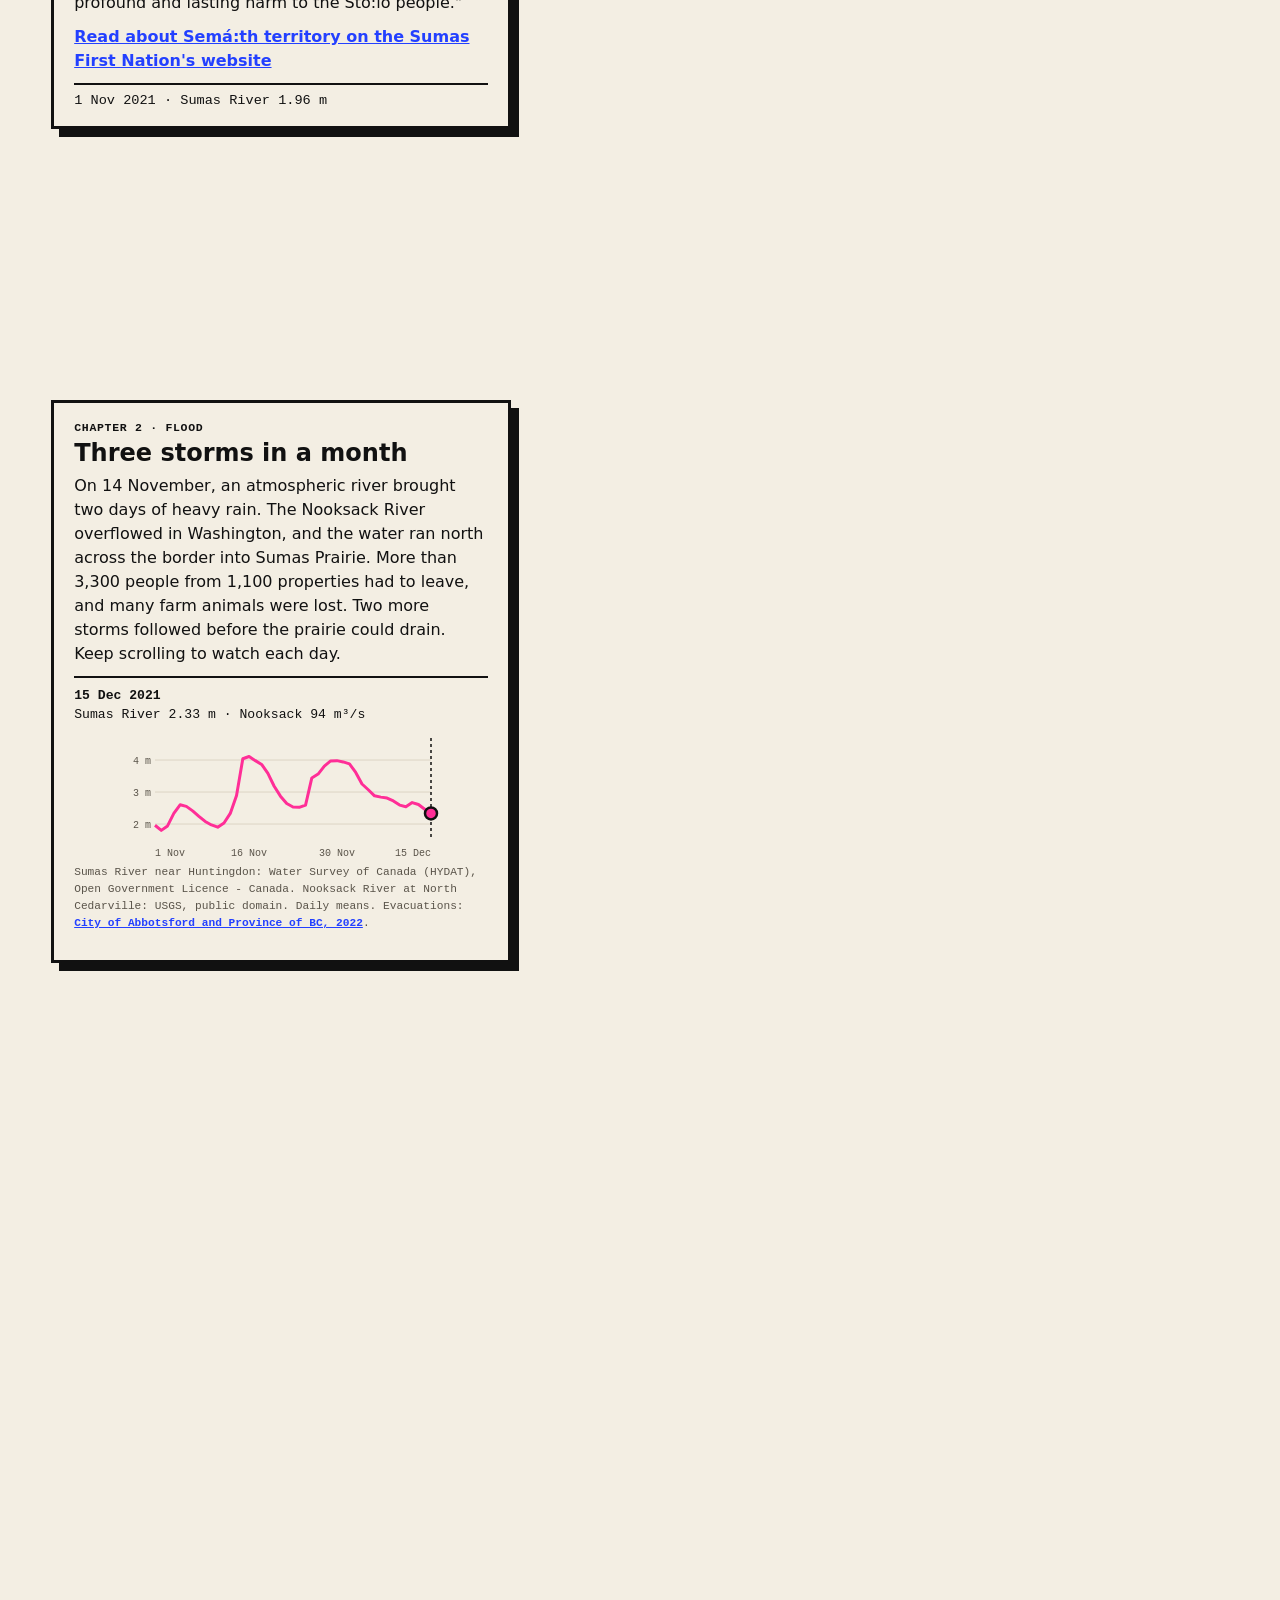
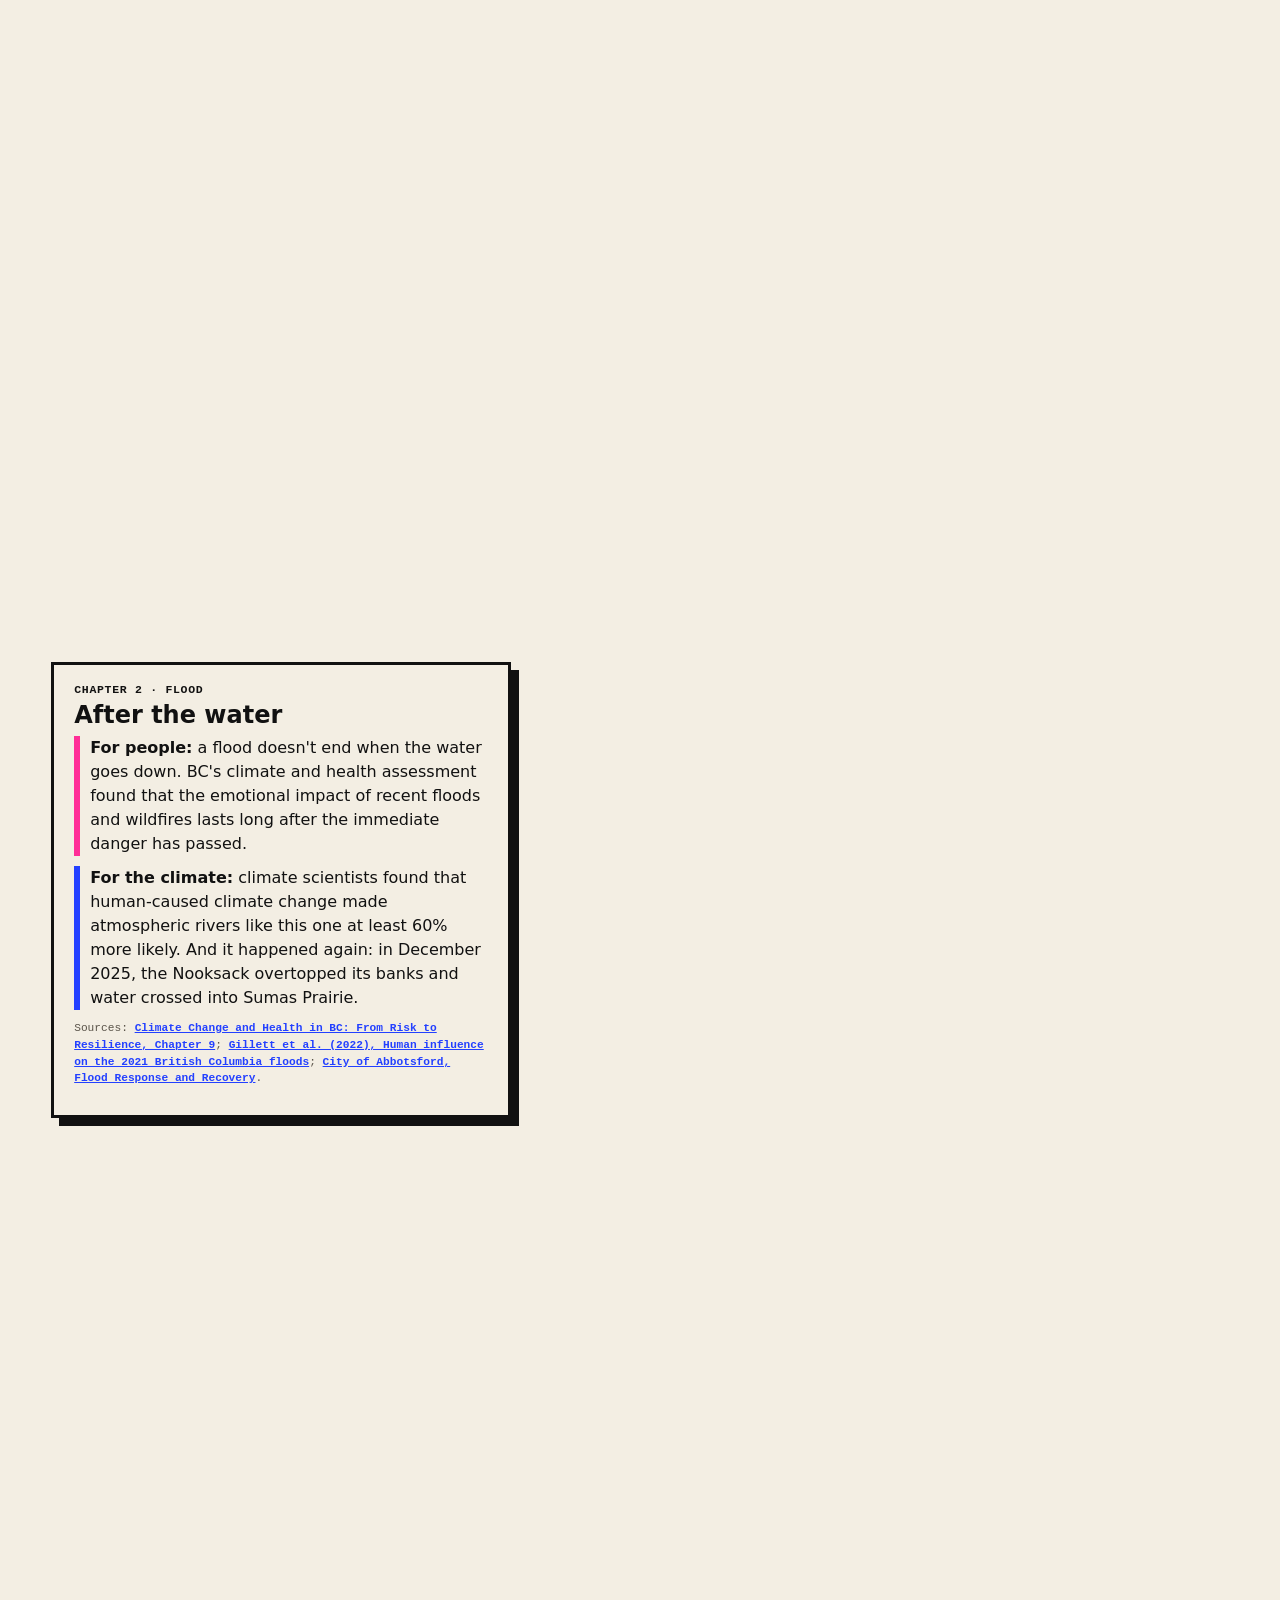
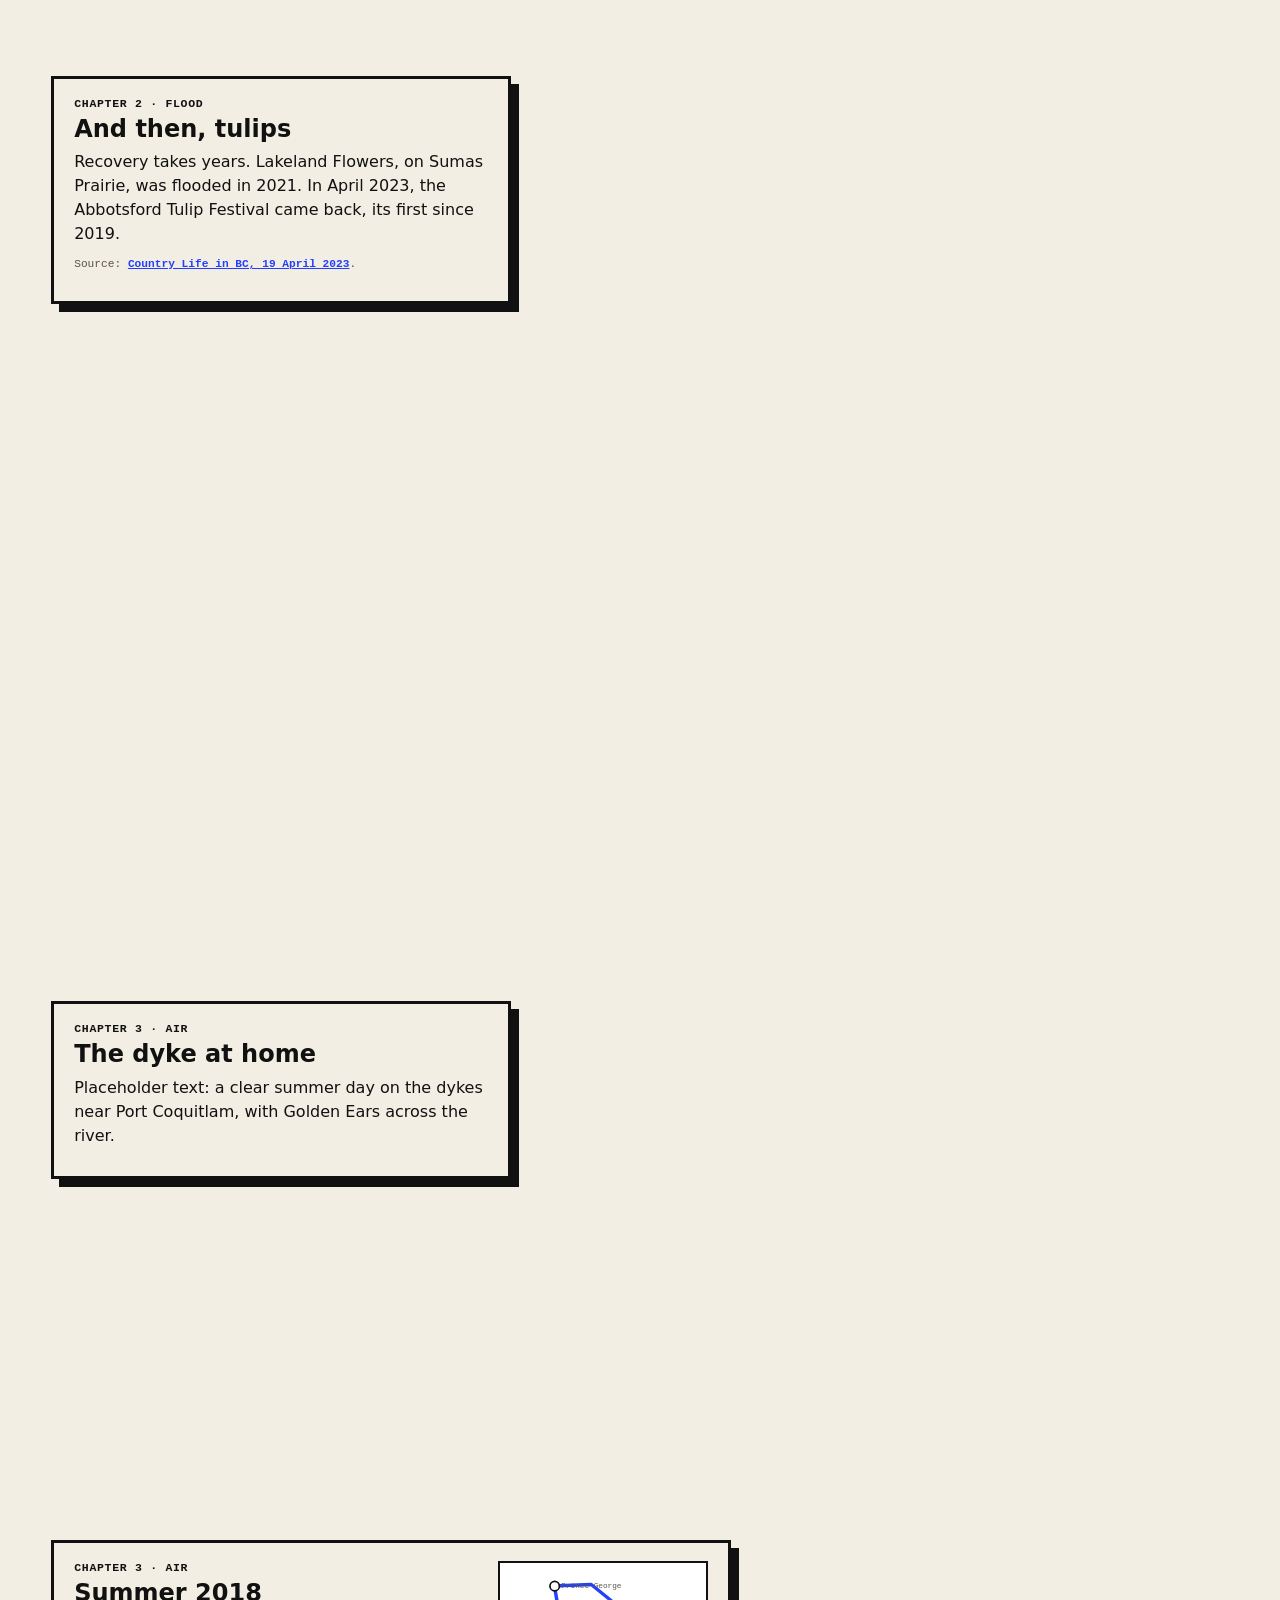
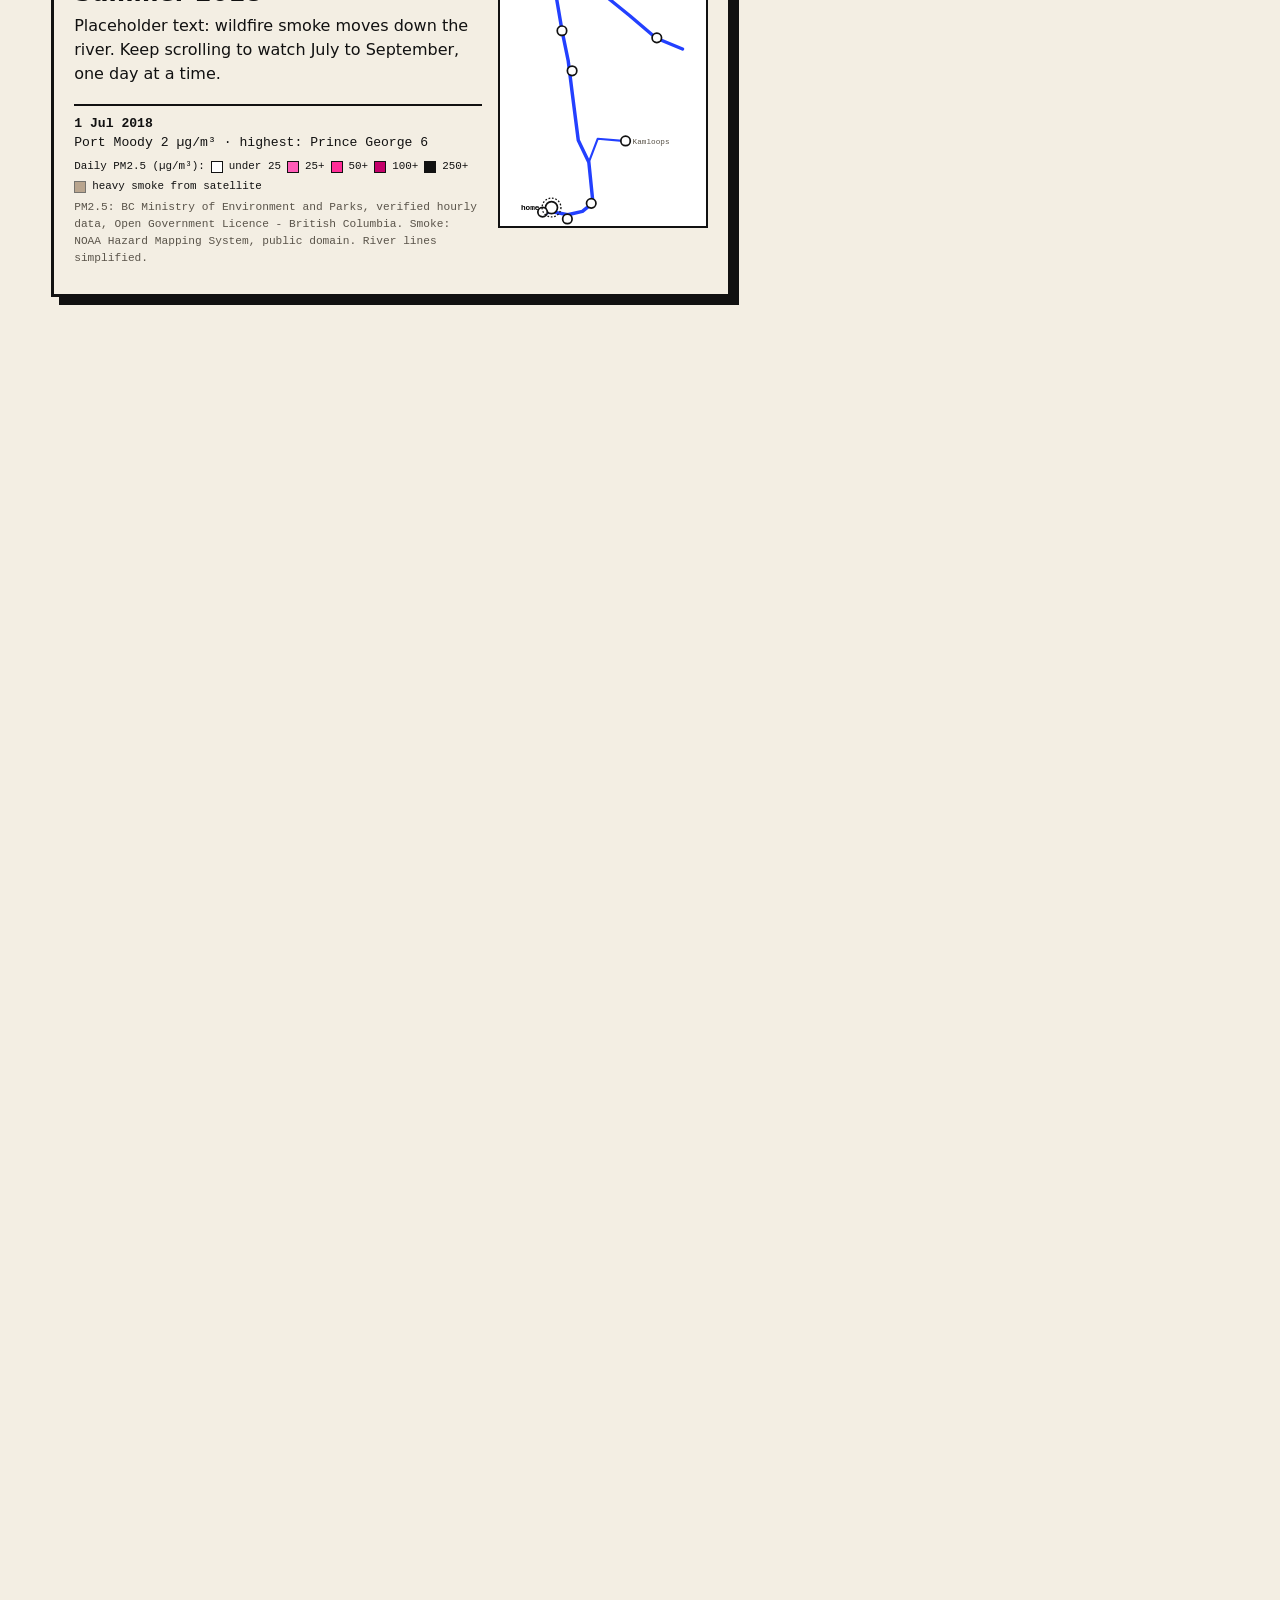
<file: story/scroll-test.html>
<!DOCTYPE html>
<html lang="en"><head><meta charset="utf-8"><meta name="viewport" content="width=device-width, initial-scale=1">
<title>Scroll test: Source to Sea</title>
<link rel="stylesheet" href="https://fonts.bunny.net/css?family=bricolage-grotesque:400,700,800|space-mono:400,700&display=swap">
<style>
:root{--ink:#111111;--paper:#F3EEE3;--fr:#C4006A;--fr2:#FF2E97;--ed:#7D5A00;--ed2:#FFC800;}
*{box-sizing:border-box}
body{margin:0;background:var(--paper);color:var(--ink);font-family:"Bricolage Grotesque",system-ui,sans-serif}
.scrolly{position:relative}
.stage{position:sticky;top:0;height:100svh;min-height:560px;overflow:hidden;border-bottom:3px solid var(--ink)}
#world{position:absolute;left:0;top:0;transform-origin:0 0;transition:transform 1.1s cubic-bezier(.45,.05,.25,1)}
#world #water{transition:transform .9s ease-out}
#world #rain,#world #clouds,#world #sun,#world #tulips,#world #fr,#world #ed,#world #haze-far,#world #haze-near,#world #air-sun-red,#world #smoke-puffs{transition:opacity .35s ease}
@media (prefers-reduced-motion: reduce){#world,#world *{transition:none!important}}
.steps{position:relative;margin-top:-100svh;z-index:2;pointer-events:none}
.step{min-height:100svh;display:flex;align-items:center;padding:0 0 0 clamp(16px,4vw,56px)}
.step:first-child{align-items:flex-start;padding-top:clamp(16px,6vh,64px)}
.card{pointer-events:auto;width:min(460px,calc(100% - 80px));background:var(--paper);border:3px solid var(--ink);box-shadow:8px 8px 0 var(--ink);padding:18px 20px}
.card.hero{width:min(560px,calc(100% - 80px))}
.eyebrow{font-family:"Space Mono",monospace;font-size:.72rem;text-transform:uppercase;letter-spacing:.06em;font-weight:700}
.card h1{font-weight:800;font-size:clamp(1.9rem,4.6vw,3.2rem);line-height:1.02;margin:8px 0 10px}
.card h2{font-weight:800;font-size:1.5rem;line-height:1.1;margin:6px 0 8px}
.card p{margin:0 0 10px;line-height:1.5}
.f{color:var(--fr)} .e{color:var(--ed)}
.card img.mot{float:right;width:64px;height:64px;margin:0 0 6px 10px}
.switch{display:flex;gap:10px;flex-wrap:wrap}
.switch button{font:700 1rem/1.1 "Bricolage Grotesque",system-ui,sans-serif;padding:10px 14px;border:3px solid var(--ink);background:#fff;color:var(--ink);cursor:pointer;box-shadow:4px 4px 0 var(--ink);text-align:left;min-width:140px}
.switch button small{display:block;font:400 .72rem/1.3 "Space Mono",monospace;margin-top:2px}
#btn-fraser[aria-pressed="true"]{background:var(--fr2)} #btn-eden[aria-pressed="true"]{background:var(--ed2)}
button:focus-visible,a:focus-visible{outline:3px solid #2340FF;outline-offset:3px}
.datum{font-family:"Space Mono",monospace;font-size:.85rem;border-top:2px solid var(--ink);padding-top:8px;margin-top:8px}
.credit{font-family:"Space Mono",monospace;font-size:.7rem;color:#5A544A}
.health{border-left:6px solid var(--fr2);padding-left:10px}
.climate{border-left:6px solid #2340FF;padding-left:10px}
.card a{color:#2340FF;font-weight:700}
/* mini river progress */
.mini{position:fixed;right:clamp(10px,2vw,24px);top:clamp(16px,6vh,64px);z-index:5;display:flex;flex-direction:column;align-items:center;gap:0;padding:4px 10px;background:var(--paper);border:3px solid var(--ink);box-shadow:4px 4px 0 var(--ink)}
.mini::before{content:"";position:absolute;top:52px;bottom:16px;left:50%;width:6px;margin-left:-3px;background:#2340FF;border:2px solid var(--ink)}
.mini button{position:relative;width:20px;height:20px;border-radius:50%;border:3px solid var(--ink);background:#fff;margin:10px 0;cursor:pointer;padding:0}
.mini button.done{background:var(--fr2)}
.mini button[aria-current="step"]{background:var(--fr2);box-shadow:0 0 0 4px var(--paper),0 0 0 7px var(--ink)}
.mini .lab{position:absolute;right:34px;top:50%;transform:translateY(-50%);white-space:nowrap;font:700 .72rem "Space Mono",monospace;background:var(--paper);border:2px solid var(--ink);padding:2px 6px;opacity:0;pointer-events:none}
.mini button:hover .lab,.mini button:focus-visible .lab,.mini button[aria-current="step"] .lab{opacity:1}
.miniswitch{display:flex;gap:4px;margin:4px 0 2px;position:relative;z-index:1}
.mini .ms{width:26px;height:26px;border-radius:0;margin:0;border:2px solid var(--ink);background:#fff;font:700 .8rem 'Space Mono',monospace;line-height:1}
.mini .ms[data-r=fraser][aria-pressed=true]{background:var(--fr2)} .mini .ms[data-r=eden][aria-pressed=true]{background:var(--ed2)}
.edenhold{position:absolute;inset:0;background:rgba(255,200,0,.55);display:flex;align-items:center;justify-content:center;z-index:1}
.edenhold[hidden]{display:none}
body[data-river="eden"] .mini button.done,body[data-river="eden"] .mini button[aria-current="step"]{background:var(--ed2)}
body[data-river="eden"] .step:not(:first-child) .card{visibility:hidden}
.edenhold .card{width:min(440px,80%);box-shadow:8px 8px 0 var(--ink)}
.step.replay{min-height:360svh;align-items:flex-start}
.step.replay .card{position:sticky;top:max(16px,calc(50svh - 270px))}
.step.replay.smokestep{min-height:800svh}
.step.replay .smokecard{top:max(16px,calc(50svh - 200px))}
.step.phone-only{display:none}
@media (max-width:640px){.step.phone-only{display:flex}}
.step .card{transition:opacity .25s ease}
@media (max-width:640px){.step:not(.is-active) .card{opacity:0}}
@media (prefers-reduced-motion: reduce){.step .card{transition:none}}
.readout{font-family:"Space Mono",monospace;font-size:.82rem;line-height:1.45;border-top:2px solid var(--ink);padding-top:8px;margin:8px 0 6px;min-height:2.9em}
#flood-chart text{font:400 10px "Space Mono",monospace;fill:#5A544A}
@media (max-width:640px){.step.replay{align-items:flex-start}.step.replay .card{top:max(12px,calc(100svh - 420px));padding:14px 16px} .replaycard .ph{display:none} .replaycard h2{font-size:1.25rem} .replaycard .credit{font-size:.62rem;margin:0} .mini{transform:scale(.8);transform-origin:top right}}
.smokecard{width:min(680px,calc(100% - 80px))!important;display:grid;grid-template-columns:1fr 210px;column-gap:16px}
.smokecard > *{grid-column:1}
.smokecard #smoke-map{grid-column:2;grid-row:1 / span 6;align-self:start;display:block;width:210px;height:auto;border:2px solid var(--ink);background:#fff}
.legend{font:400 .68rem/1.6 "Space Mono",monospace;display:flex;flex-wrap:wrap;align-items:center;gap:2px 6px;margin-bottom:4px}
.legend i{display:inline-block;width:12px;height:12px;border:1.5px solid var(--ink);vertical-align:middle}
.legend i.pl{background:#8A6A4A;opacity:.55}
@media (max-width:640px){.smokecard{display:block;width:calc(100% - 44px)!important} .smokecard #smoke-map{width:auto;height:150px;margin:0 auto 6px} .smokecard h2{font-size:1.25rem} .step.replay.smokestep{min-height:800svh}
.step.replay .smokecard{top:max(12px,calc(100svh - 470px))}}
.after{max-width:720px;margin:48px auto;padding:0 20px;font-family:"Space Mono",monospace;font-size:.85rem}
@media (max-width:640px){
 .step{align-items:flex-end;padding:0 12px 24px}
 .step:first-child{align-items:flex-start;padding-top:16px}
 .card,.card.hero{width:calc(100% - 44px)}
 .card img.mot{width:48px;height:48px}
 .switch button{min-width:0;flex:1}
 .mini .lab{display:none}
}
</style></head>
<body data-river="fraser">
<nav class="mini" aria-label="River and chapters">
 <div class="miniswitch" role="group" aria-label="River"><button type="button" class="ms" data-r="fraser" aria-pressed="true" aria-label="Fraser">F</button><button type="button" class="ms" data-r="eden" aria-pressed="false" aria-label="Eden">E</button></div>
 <button type="button" data-go="0" aria-label="Source"><span class="lab">Source</span></button>
 <button type="button" data-go="2" aria-label="Canyon"><span class="lab">Canyon</span></button>
 <button type="button" data-go="3" aria-label="Flood"><span class="lab">Flood</span></button>
 <button type="button" data-go="8" aria-label="Air"><span class="lab">Air</span></button>
</nav>
<div class="scrolly">
 <div class="stage" id="stage" aria-hidden="false"><svg id="world" viewBox="0 0 1600 4100" role="img" aria-label="Illustration of the Fraser from its glacier source, down the Fraser Canyon, through a storm cloud, to Sumas Prairie farmland, and on to the dykes near Port Coquitlam."><defs><clipPath id="clipHigh"><rect x="-40" y="-40" width="1680" height="940.5"/></clipPath><clipPath id="clipLow"><rect x="-40" y="899.5" width="1680" height="2000"/></clipPath></defs><g id="frameA"><g id="fr"><defs><pattern id="fdots" width="9" height="9" patternUnits="userSpaceOnUse"><circle cx="4.5" cy="4.5" r="1.6" fill="#111111"/></pattern>
<pattern id="fdotsW" width="10" height="10" patternUnits="userSpaceOnUse"><circle cx="5" cy="5" r="1.4" fill="#B9A4FF"/></pattern></defs><rect x="-40" y="-40" width="1680" height="980" fill="#F3EEE3"/><g><circle cx="1210" cy="130" r="50" fill="#FFD23F" stroke="#111111" stroke-width="4" stroke-linejoin="round" stroke-linecap="round"/><line x1="1278" y1="130" x2="1300" y2="130" stroke="#111111" stroke-width="4" stroke-linejoin="round" stroke-linecap="round"/><line x1="1269" y1="164" x2="1288" y2="175" stroke="#111111" stroke-width="4" stroke-linejoin="round" stroke-linecap="round"/><line x1="1244" y1="189" x2="1255" y2="208" stroke="#111111" stroke-width="4" stroke-linejoin="round" stroke-linecap="round"/><line x1="1210" y1="198" x2="1210" y2="220" stroke="#111111" stroke-width="4" stroke-linejoin="round" stroke-linecap="round"/><line x1="1176" y1="189" x2="1165" y2="208" stroke="#111111" stroke-width="4" stroke-linejoin="round" stroke-linecap="round"/><line x1="1151" y1="164" x2="1132" y2="175" stroke="#111111" stroke-width="4" stroke-linejoin="round" stroke-linecap="round"/><line x1="1142" y1="130" x2="1120" y2="130" stroke="#111111" stroke-width="4" stroke-linejoin="round" stroke-linecap="round"/><line x1="1151" y1="96" x2="1132" y2="85" stroke="#111111" stroke-width="4" stroke-linejoin="round" stroke-linecap="round"/><line x1="1176" y1="71" x2="1165" y2="52" stroke="#111111" stroke-width="4" stroke-linejoin="round" stroke-linecap="round"/><line x1="1210" y1="62" x2="1210" y2="40" stroke="#111111" stroke-width="4" stroke-linejoin="round" stroke-linecap="round"/><line x1="1244" y1="71" x2="1255" y2="52" stroke="#111111" stroke-width="4" stroke-linejoin="round" stroke-linecap="round"/><line x1="1269" y1="96" x2="1288" y2="85" stroke="#111111" stroke-width="4" stroke-linejoin="round" stroke-linecap="round"/></g><path d="M-80 720 L140 500 L330 720 Z" fill="#B9A4FF" stroke="#111111" stroke-width="4" stroke-linejoin="round" stroke-linecap="round"/><path d="M140 500 L-80 720 L110 720 Z" fill="url(#fdots)" opacity="0.4"/><path d="M140 500 L181 548 L161 534 L140 556 L116 536 L92 548 Z" fill="#FFFFFF" stroke="#111111" stroke-width="3" stroke-linejoin="round" stroke-linecap="round"/><path d="M240 720 L420 450 L600 720 Z" fill="#B9A4FF" stroke="#111111" stroke-width="4" stroke-linejoin="round" stroke-linecap="round"/><path d="M420 450 L240 720 L390 720 Z" fill="url(#fdots)" opacity="0.4"/><path d="M420 450 L459 509 L440 495 L420 517 L400 497 L381 509 Z" fill="#FFFFFF" stroke="#111111" stroke-width="3" stroke-linejoin="round" stroke-linecap="round"/><path d="M1040 720 L1200 300 L1380 720 Z" fill="#B9A4FF" stroke="#111111" stroke-width="4" stroke-linejoin="round" stroke-linecap="round"/><path d="M1200 300 L1040 720 L1170 720 Z" fill="url(#fdots)" opacity="0.4"/><path d="M1200 300 L1239 392 L1220 378 L1200 400 L1182 380 L1165 392 Z" fill="#FFFFFF" stroke="#111111" stroke-width="3" stroke-linejoin="round" stroke-linecap="round"/><path d="M1330 720 L1470 380 L1660 720 Z" fill="#B9A4FF" stroke="#111111" stroke-width="4" stroke-linejoin="round" stroke-linecap="round"/><path d="M1470 380 L1330 720 L1440 720 Z" fill="url(#fdots)" opacity="0.4"/><path d="M1470 380 L1511 454 L1491 440 L1470 462 L1455 442 L1440 454 Z" fill="#FFFFFF" stroke="#111111" stroke-width="3" stroke-linejoin="round" stroke-linecap="round"/><path d="M640 720 L880 150 L1120 720 Z" fill="#B9A4FF" stroke="#111111" stroke-width="4" stroke-linejoin="round" stroke-linecap="round"/><path d="M880 150 L640 720 L850 720 Z" fill="url(#fdots)" opacity="0.4"/><path d="M880 150 L933 275 L906 261 L880 283 L854 263 L827 275 Z" fill="#FFFFFF" stroke="#111111" stroke-width="3" stroke-linejoin="round" stroke-linecap="round"/><path d="M850 236 L838 280 L846 320 L830 360 L838 400 L818 440 L826 480 L806 522 L850 526 L878 490 L874 450 L900 410 L892 370 L914 326 L902 284 L910 236 Z" fill="#FFFFFF"/><path d="M838 280 L846 320 L830 360 L838 400 L818 440 L826 480 L806 522" fill="none" stroke="#111111" stroke-width="3" stroke-linejoin="round" stroke-linecap="round"/><path d="M902 284 L914 326 L892 370 L900 410 L874 450 L878 490 L850 526" fill="none" stroke="#111111" stroke-width="3" stroke-linejoin="round" stroke-linecap="round"/><path d="M806 522 L850 526" stroke="#111111" stroke-width="3" stroke-linejoin="round" stroke-linecap="round"/><path d="M858 300 l20 -5" stroke="#2340FF" stroke-width="3" stroke-linecap="round"/><path d="M866 340 l20 -5" stroke="#2340FF" stroke-width="3" stroke-linecap="round"/><path d="M850 390 l20 -5" stroke="#2340FF" stroke-width="3" stroke-linecap="round"/><path d="M842 440 l20 -5" stroke="#2340FF" stroke-width="3" stroke-linecap="round"/><path d="M836 486 l20 -5" stroke="#2340FF" stroke-width="3" stroke-linecap="round"/><path d="M-40 650 Q300 600 600 660 Q900 700 1200 640 Q1450 605 1640 645 L1640 820 L-40 820 Z" fill="#FFFFFF" stroke="#111111" stroke-width="4" stroke-linejoin="round" stroke-linecap="round"/><path d="M-40 700 Q500 670 900 720 Q1300 740 1640 700 L1640 820 L-40 820 Z" fill="url(#fdotsW)" opacity="0.7"/><path d="M170 650 Q260 680 230 720 Q200 750 300 790" fill="none" stroke="#B9A4FF" stroke-width="4" stroke-linecap="round" stroke-dasharray="12 9"/><path d="M1080 660 Q1180 690 1130 730 Q1090 760 1200 800" fill="none" stroke="#B9A4FF" stroke-width="4" stroke-linecap="round" stroke-dasharray="12 9"/><path d="M184 650 Q260 680 230 720 Q200 750 300 790" fill="none" stroke="#B9A4FF" stroke-width="4" stroke-linecap="round" stroke-dasharray="12 9"/><path d="M1094 660 Q1180 690 1130 730 Q1090 760 1200 800" fill="none" stroke="#B9A4FF" stroke-width="4" stroke-linecap="round" stroke-dasharray="12 9"/><g><rect x="1290" y="612" width="15" height="104" rx="7" fill="#FF5A36" stroke="#111111" stroke-width="3" stroke-linejoin="round" stroke-linecap="round" transform="rotate(-6 1298 716)"/><rect x="1313" y="614" width="15" height="102" rx="7" fill="#FF5A36" stroke="#111111" stroke-width="3" stroke-linejoin="round" stroke-linecap="round" transform="rotate(5 1320 716)"/><line x1="1356" y1="620" x2="1348" y2="718" stroke="#111111" stroke-width="3" stroke-linejoin="round" stroke-linecap="round"/><circle cx="1350" cy="704" r="7" fill="none" stroke="#111111" stroke-width="3" stroke-linejoin="round" stroke-linecap="round"/><line x1="1374" y1="624" x2="1380" y2="720" stroke="#111111" stroke-width="3" stroke-linejoin="round" stroke-linecap="round"/><circle cx="1379" cy="706" r="7" fill="none" stroke="#111111" stroke-width="3" stroke-linejoin="round" stroke-linecap="round"/></g><path d="M-40 790 Q300 740 640 790 Q960 830 1280 770 Q1460 740 1640 770 L1640 940 L-40 940 Z" fill="#00B386" stroke="#111111" stroke-width="4" stroke-linejoin="round" stroke-linecap="round"/><path d="M-40 850 Q500 820 900 870 Q1300 900 1640 850 L1640 940 L-40 940 Z" fill="url(#fdots)" opacity="0.3"/><path d="M-20 753 L-6 780 L-12 780 L5 807 L-45 807 L-28 780 L-34 780 Z" fill="#00B386" stroke="#111111" stroke-width="3" stroke-linejoin="round" stroke-linecap="round"/><line x1="-20" y1="807" x2="-20" y2="813" stroke="#111111" stroke-width="3" stroke-linejoin="round" stroke-linecap="round"/><path d="M14 742 L29 770 L22 770 L40 799 L-12 799 L6 770 L-1 770 Z" fill="#00B386" stroke="#111111" stroke-width="3" stroke-linejoin="round" stroke-linecap="round"/><line x1="14" y1="799" x2="14" y2="805" stroke="#111111" stroke-width="3" stroke-linejoin="round" stroke-linecap="round"/><path d="M48 728 L64 760 L57 760 L77 791 L19 791 L39 760 L32 760 Z" fill="#00B386" stroke="#111111" stroke-width="3" stroke-linejoin="round" stroke-linecap="round"/><line x1="48" y1="791" x2="48" y2="798" stroke="#111111" stroke-width="3" stroke-linejoin="round" stroke-linecap="round"/><path d="M82 731 L96 758 L90 758 L107 785 L57 785 L74 758 L68 758 Z" fill="#00B386" stroke="#111111" stroke-width="3" stroke-linejoin="round" stroke-linecap="round"/><line x1="82" y1="785" x2="82" y2="791" stroke="#111111" stroke-width="3" stroke-linejoin="round" stroke-linecap="round"/><path d="M116 725 L130 752 L124 752 L141 779 L91 779 L108 752 L102 752 Z" fill="#00B386" stroke="#111111" stroke-width="3" stroke-linejoin="round" stroke-linecap="round"/><line x1="116" y1="779" x2="116" y2="785" stroke="#111111" stroke-width="3" stroke-linejoin="round" stroke-linecap="round"/><path d="M150 717 L164 745 L158 745 L176 773 L124 773 L142 745 L136 745 Z" fill="#00B386" stroke="#111111" stroke-width="3" stroke-linejoin="round" stroke-linecap="round"/><line x1="150" y1="773" x2="150" y2="779" stroke="#111111" stroke-width="3" stroke-linejoin="round" stroke-linecap="round"/><path d="M184 711 L199 740 L192 740 L211 769 L157 769 L176 740 L169 740 Z" fill="#00B386" stroke="#111111" stroke-width="3" stroke-linejoin="round" stroke-linecap="round"/><line x1="184" y1="769" x2="184" y2="775" stroke="#111111" stroke-width="3" stroke-linejoin="round" stroke-linecap="round"/><path d="M218 719 L230 742 L225 742 L240 766 L196 766 L211 742 L206 742 Z" fill="#00B386" stroke="#111111" stroke-width="3" stroke-linejoin="round" stroke-linecap="round"/><line x1="218" y1="766" x2="218" y2="771" stroke="#111111" stroke-width="3" stroke-linejoin="round" stroke-linecap="round"/><path d="M252 718 L264 741 L258 741 L273 764 L231 764 L246 741 L240 741 Z" fill="#00B386" stroke="#111111" stroke-width="3" stroke-linejoin="round" stroke-linecap="round"/><line x1="252" y1="764" x2="252" y2="769" stroke="#111111" stroke-width="3" stroke-linejoin="round" stroke-linecap="round"/><path d="M286 697 L302 729 L295 729 L316 761 L256 761 L277 729 L270 729 Z" fill="#00B386" stroke="#111111" stroke-width="3" stroke-linejoin="round" stroke-linecap="round"/><line x1="286" y1="761" x2="286" y2="768" stroke="#111111" stroke-width="3" stroke-linejoin="round" stroke-linecap="round"/><path d="M320 706 L334 734 L328 734 L346 762 L294 762 L312 734 L306 734 Z" fill="#00B386" stroke="#111111" stroke-width="3" stroke-linejoin="round" stroke-linecap="round"/><line x1="320" y1="762" x2="320" y2="768" stroke="#111111" stroke-width="3" stroke-linejoin="round" stroke-linecap="round"/><path d="M354 708 L368 735 L362 735 L380 763 L328 763 L346 735 L340 735 Z" fill="#00B386" stroke="#111111" stroke-width="3" stroke-linejoin="round" stroke-linecap="round"/><line x1="354" y1="763" x2="354" y2="769" stroke="#111111" stroke-width="3" stroke-linejoin="round" stroke-linecap="round"/><path d="M388 706 L403 736 L396 736 L416 765 L360 765 L380 736 L373 736 Z" fill="#00B386" stroke="#111111" stroke-width="3" stroke-linejoin="round" stroke-linecap="round"/><line x1="388" y1="765" x2="388" y2="772" stroke="#111111" stroke-width="3" stroke-linejoin="round" stroke-linecap="round"/><path d="M422 710 L437 739 L430 739 L449 768 L395 768 L414 739 L407 739 Z" fill="#00B386" stroke="#111111" stroke-width="3" stroke-linejoin="round" stroke-linecap="round"/><line x1="422" y1="768" x2="422" y2="775" stroke="#111111" stroke-width="3" stroke-linejoin="round" stroke-linecap="round"/><path d="M456 709 L472 741 L465 741 L486 773 L426 773 L447 741 L440 741 Z" fill="#00B386" stroke="#111111" stroke-width="3" stroke-linejoin="round" stroke-linecap="round"/><line x1="456" y1="773" x2="456" y2="780" stroke="#111111" stroke-width="3" stroke-linejoin="round" stroke-linecap="round"/><path d="M490 735 L502 758 L496 758 L511 781 L469 781 L484 758 L478 758 Z" fill="#00B386" stroke="#111111" stroke-width="3" stroke-linejoin="round" stroke-linecap="round"/><line x1="490" y1="781" x2="490" y2="786" stroke="#111111" stroke-width="3" stroke-linejoin="round" stroke-linecap="round"/><path d="M524 743 L535 765 L530 765 L545 787 L503 787 L518 765 L513 765 Z" fill="#00B386" stroke="#111111" stroke-width="3" stroke-linejoin="round" stroke-linecap="round"/><line x1="524" y1="787" x2="524" y2="792" stroke="#111111" stroke-width="3" stroke-linejoin="round" stroke-linecap="round"/><path d="M558 739 L572 766 L566 766 L583 793 L533 793 L550 766 L544 766 Z" fill="#00B386" stroke="#111111" stroke-width="3" stroke-linejoin="round" stroke-linecap="round"/><line x1="558" y1="793" x2="558" y2="799" stroke="#111111" stroke-width="3" stroke-linejoin="round" stroke-linecap="round"/><path d="M592 752 L605 777 L599 777 L615 802 L569 802 L585 777 L579 777 Z" fill="#00B386" stroke="#111111" stroke-width="3" stroke-linejoin="round" stroke-linecap="round"/><line x1="592" y1="802" x2="592" y2="807" stroke="#111111" stroke-width="3" stroke-linejoin="round" stroke-linecap="round"/><path d="M626 764 L638 786 L632 786 L647 809 L605 809 L620 786 L614 786 Z" fill="#00B386" stroke="#111111" stroke-width="3" stroke-linejoin="round" stroke-linecap="round"/><line x1="626" y1="809" x2="626" y2="814" stroke="#111111" stroke-width="3" stroke-linejoin="round" stroke-linecap="round"/><path d="M660 773 L671 795 L666 795 L680 816 L640 816 L654 795 L649 795 Z" fill="#00B386" stroke="#111111" stroke-width="3" stroke-linejoin="round" stroke-linecap="round"/><line x1="660" y1="816" x2="660" y2="821" stroke="#111111" stroke-width="3" stroke-linejoin="round" stroke-linecap="round"/><path d="M694 765 L709 793 L702 793 L720 822 L668 822 L686 793 L679 793 Z" fill="#00B386" stroke="#111111" stroke-width="3" stroke-linejoin="round" stroke-linecap="round"/><line x1="694" y1="822" x2="694" y2="828" stroke="#111111" stroke-width="3" stroke-linejoin="round" stroke-linecap="round"/><path d="M728 763 L744 795 L737 795 L758 827 L698 827 L719 795 L712 795 Z" fill="#00B386" stroke="#111111" stroke-width="3" stroke-linejoin="round" stroke-linecap="round"/><line x1="728" y1="827" x2="728" y2="834" stroke="#111111" stroke-width="3" stroke-linejoin="round" stroke-linecap="round"/><path d="M932 789 L948 820 L941 820 L961 850 L903 850 L923 820 L916 820 Z" fill="#00B386" stroke="#111111" stroke-width="3" stroke-linejoin="round" stroke-linecap="round"/><line x1="932" y1="850" x2="932" y2="857" stroke="#111111" stroke-width="3" stroke-linejoin="round" stroke-linecap="round"/><path d="M966 791 L981 821 L974 821 L994 850 L938 850 L958 821 L951 821 Z" fill="#00B386" stroke="#111111" stroke-width="3" stroke-linejoin="round" stroke-linecap="round"/><line x1="966" y1="850" x2="966" y2="857" stroke="#111111" stroke-width="3" stroke-linejoin="round" stroke-linecap="round"/><path d="M1000 810 L1011 831 L1006 831 L1020 852 L980 852 L994 831 L989 831 Z" fill="#00B386" stroke="#111111" stroke-width="3" stroke-linejoin="round" stroke-linecap="round"/><line x1="1000" y1="852" x2="1000" y2="857" stroke="#111111" stroke-width="3" stroke-linejoin="round" stroke-linecap="round"/><path d="M1034 790 L1049 819 L1042 819 L1061 848 L1007 848 L1026 819 L1019 819 Z" fill="#00B386" stroke="#111111" stroke-width="3" stroke-linejoin="round" stroke-linecap="round"/><line x1="1034" y1="848" x2="1034" y2="855" stroke="#111111" stroke-width="3" stroke-linejoin="round" stroke-linecap="round"/><path d="M1068 794 L1081 820 L1075 820 L1092 846 L1044 846 L1061 820 L1055 820 Z" fill="#00B386" stroke="#111111" stroke-width="3" stroke-linejoin="round" stroke-linecap="round"/><line x1="1068" y1="846" x2="1068" y2="852" stroke="#111111" stroke-width="3" stroke-linejoin="round" stroke-linecap="round"/><path d="M1102 788 L1116 815 L1110 815 L1127 842 L1077 842 L1094 815 L1088 815 Z" fill="#00B386" stroke="#111111" stroke-width="3" stroke-linejoin="round" stroke-linecap="round"/><line x1="1102" y1="842" x2="1102" y2="848" stroke="#111111" stroke-width="3" stroke-linejoin="round" stroke-linecap="round"/><path d="M1136 777 L1151 807 L1144 807 L1164 836 L1108 836 L1128 807 L1121 807 Z" fill="#00B386" stroke="#111111" stroke-width="3" stroke-linejoin="round" stroke-linecap="round"/><line x1="1136" y1="836" x2="1136" y2="843" stroke="#111111" stroke-width="3" stroke-linejoin="round" stroke-linecap="round"/><path d="M1170 769 L1186 800 L1179 800 L1199 831 L1141 831 L1161 800 L1154 800 Z" fill="#00B386" stroke="#111111" stroke-width="3" stroke-linejoin="round" stroke-linecap="round"/><line x1="1170" y1="831" x2="1170" y2="838" stroke="#111111" stroke-width="3" stroke-linejoin="round" stroke-linecap="round"/><path d="M1204 767 L1219 796 L1212 796 L1231 826 L1177 826 L1196 796 L1189 796 Z" fill="#00B386" stroke="#111111" stroke-width="3" stroke-linejoin="round" stroke-linecap="round"/><line x1="1204" y1="826" x2="1204" y2="832" stroke="#111111" stroke-width="3" stroke-linejoin="round" stroke-linecap="round"/><path d="M1238 760 L1253 790 L1246 790 L1266 819 L1210 819 L1230 790 L1223 790 Z" fill="#00B386" stroke="#111111" stroke-width="3" stroke-linejoin="round" stroke-linecap="round"/><line x1="1238" y1="819" x2="1238" y2="826" stroke="#111111" stroke-width="3" stroke-linejoin="round" stroke-linecap="round"/><path d="M1272 768 L1284 791 L1278 791 L1293 814 L1251 814 L1266 791 L1260 791 Z" fill="#00B386" stroke="#111111" stroke-width="3" stroke-linejoin="round" stroke-linecap="round"/><line x1="1272" y1="814" x2="1272" y2="819" stroke="#111111" stroke-width="3" stroke-linejoin="round" stroke-linecap="round"/><path d="M1306 730 L1321 759 L1314 759 L1333 788 L1279 788 L1298 759 L1291 759 Z" fill="#00B386" stroke="#111111" stroke-width="3" stroke-linejoin="round" stroke-linecap="round"/><line x1="1306" y1="788" x2="1306" y2="795" stroke="#111111" stroke-width="3" stroke-linejoin="round" stroke-linecap="round"/><path d="M1340 745 L1351 766 L1346 766 L1359 786 L1321 786 L1334 766 L1329 766 Z" fill="#00B386" stroke="#111111" stroke-width="3" stroke-linejoin="round" stroke-linecap="round"/><line x1="1340" y1="786" x2="1340" y2="791" stroke="#111111" stroke-width="3" stroke-linejoin="round" stroke-linecap="round"/><path d="M1374 716 L1391 748 L1383 748 L1404 781 L1344 781 L1365 748 L1357 748 Z" fill="#00B386" stroke="#111111" stroke-width="3" stroke-linejoin="round" stroke-linecap="round"/><line x1="1374" y1="781" x2="1374" y2="788" stroke="#111111" stroke-width="3" stroke-linejoin="round" stroke-linecap="round"/><path d="M1408 722 L1422 750 L1416 750 L1434 778 L1382 778 L1400 750 L1394 750 Z" fill="#00B386" stroke="#111111" stroke-width="3" stroke-linejoin="round" stroke-linecap="round"/><line x1="1408" y1="778" x2="1408" y2="784" stroke="#111111" stroke-width="3" stroke-linejoin="round" stroke-linecap="round"/><path d="M1442 733 L1453 755 L1448 755 L1462 776 L1422 776 L1436 755 L1431 755 Z" fill="#00B386" stroke="#111111" stroke-width="3" stroke-linejoin="round" stroke-linecap="round"/><line x1="1442" y1="776" x2="1442" y2="781" stroke="#111111" stroke-width="3" stroke-linejoin="round" stroke-linecap="round"/><path d="M1476 732 L1487 753 L1482 753 L1496 774 L1456 774 L1470 753 L1465 753 Z" fill="#00B386" stroke="#111111" stroke-width="3" stroke-linejoin="round" stroke-linecap="round"/><line x1="1476" y1="774" x2="1476" y2="779" stroke="#111111" stroke-width="3" stroke-linejoin="round" stroke-linecap="round"/><path d="M1510 729 L1521 750 L1516 750 L1530 771 L1490 771 L1504 750 L1499 750 Z" fill="#00B386" stroke="#111111" stroke-width="3" stroke-linejoin="round" stroke-linecap="round"/><line x1="1510" y1="771" x2="1510" y2="776" stroke="#111111" stroke-width="3" stroke-linejoin="round" stroke-linecap="round"/><path d="M1544 723 L1556 746 L1551 746 L1566 770 L1522 770 L1537 746 L1532 746 Z" fill="#00B386" stroke="#111111" stroke-width="3" stroke-linejoin="round" stroke-linecap="round"/><line x1="1544" y1="770" x2="1544" y2="775" stroke="#111111" stroke-width="3" stroke-linejoin="round" stroke-linecap="round"/><path d="M1578 720 L1590 744 L1585 744 L1600 768 L1556 768 L1571 744 L1566 744 Z" fill="#00B386" stroke="#111111" stroke-width="3" stroke-linejoin="round" stroke-linecap="round"/><line x1="1578" y1="768" x2="1578" y2="773" stroke="#111111" stroke-width="3" stroke-linejoin="round" stroke-linecap="round"/><path d="M1612 708 L1627 737 L1620 737 L1639 766 L1585 766 L1604 737 L1597 737 Z" fill="#00B386" stroke="#111111" stroke-width="3" stroke-linejoin="round" stroke-linecap="round"/><line x1="1612" y1="766" x2="1612" y2="773" stroke="#111111" stroke-width="3" stroke-linejoin="round" stroke-linecap="round"/><path d="M1646 727 L1657 748 L1652 748 L1665 768 L1627 768 L1640 748 L1635 748 Z" fill="#00B386" stroke="#111111" stroke-width="3" stroke-linejoin="round" stroke-linecap="round"/><line x1="1646" y1="768" x2="1646" y2="773" stroke="#111111" stroke-width="3" stroke-linejoin="round" stroke-linecap="round"/><g transform="translate(430,846)"><path d="M-70 0 Q-80 -50 -40 -66 Q0 -80 40 -62 Q66 -52 70 -30 L74 0 Z" fill="#2A2A2A" stroke="#111111" stroke-width="4" stroke-linejoin="round" stroke-linecap="round"/><rect x="-62" y="-8" width="22" height="34" rx="6" fill="#2A2A2A" stroke="#111111" stroke-width="3" stroke-linejoin="round" stroke-linecap="round"/><rect x="36" y="-8" width="22" height="34" rx="6" fill="#2A2A2A" stroke="#111111" stroke-width="3" stroke-linejoin="round" stroke-linecap="round"/><circle cx="70" cy="-60" r="10" fill="#2A2A2A" stroke="#111111" stroke-width="3" stroke-linejoin="round" stroke-linecap="round"/><circle cx="96" cy="-60" r="10" fill="#2A2A2A" stroke="#111111" stroke-width="3" stroke-linejoin="round" stroke-linecap="round"/><path d="M62 -44 Q84 -74 108 -48 Q118 -36 112 -26 L88 -22 Q66 -24 62 -44 Z" fill="#2A2A2A" stroke="#111111" stroke-width="3" stroke-linejoin="round" stroke-linecap="round"/><path d="M98 -40 Q120 -40 122 -28 Q118 -18 100 -20 Z" fill="#D9B98A" stroke="#111111" stroke-width="3" stroke-linejoin="round" stroke-linecap="round"/><circle cx="121" cy="-29" r="3.4" fill="#111111"/><circle cx="90" cy="-46" r="3" fill="#F3EEE3"/><path d="M-40 -56 Q0 -68 36 -54" fill="none" stroke="#F3EEE3" stroke-width="3" stroke-linecap="round" opacity="0.7"/></g><g clip-path="url(#clipHigh)"><path d="M822.2 520.5 L821.4 522.9 L820.5 525.8 L819.5 529.1 L818.4 532.8 L817.2 536.8 L815.9 541.0 L814.5 545.4 L813.0 549.9 L811.4 554.5 L809.7 559.0 L807.9 563.5 L806.1 567.8 L804.1 571.9 L802.1 575.5 L800.0 578.8 L797.4 582.2 L794.5 585.7 L791.2 589.4 L787.7 593.2 L784.0 597.2 L780.2 601.3 L776.4 605.5 L772.6 610.0 L769.0 614.7 L765.5 619.8 L762.5 625.3 L759.9 631.5 L758.2 638.0 L757.3 644.3 L757.0 650.4 L757.3 656.4 L758.0 662.2 L759.1 668.0 L760.6 673.6 L762.3 679.1 L764.2 684.5 L766.3 689.8 L768.6 694.9 L770.9 700.0 L773.4 704.9 L775.8 709.8 L778.6 715.2 L782.7 721.6 L787.7 727.8 L792.7 733.5 L797.9 738.7 L802.9 743.6 L807.7 748.2 L812.1 752.6 L816.0 756.6 L819.2 760.4 L821.5 763.6 L822.7 766.1 L822.9 767.5 L822.2 767.4 L821.2 766.6 L820.5 766.1 L819.8 766.0 L819.0 766.1 L818.0 766.9 L816.6 768.6 L814.6 771.3 L812.0 774.8 L808.8 779.1 L805.0 784.3 L800.9 790.4 L796.3 797.3 L791.6 805.0 L786.8 813.7 L782.1 822.9 L777.6 832.4 L773.6 842.5 L769.4 853.4 L765.1 864.7 L760.6 876.5 L755.9 888.6 L751.1 900.9 L746.3 913.2 L741.4 925.4 L736.6 937.3 L731.7 948.9 L726.9 959.9 L722.2 970.3 L718.0 979.2 L714.1 986.4 L709.8 993.3 L704.7 1000.3 L699.0 1007.7 L692.8 1015.4 L686.1 1023.5 L679.2 1032.0 L672.1 1041.2 L665.0 1051.2 L658.2 1062.3 L651.9 1074.6 L646.7 1088.4 L643.1 1103.7 L641.8 1119.7 L642.6 1135.0 L644.9 1149.4 L648.4 1163.2 L652.9 1176.5 L658.2 1189.4 L664.0 1201.8 L670.4 1213.9 L677.1 1225.7 L684.1 1237.2 L691.3 1248.3 L698.6 1259.1 L705.8 1269.6 L712.9 1279.7 L720.5 1290.3 L729.8 1302.0 L740.4 1313.4 L751.3 1323.9 L762.3 1333.6 L773.2 1342.7 L783.8 1351.3 L793.9 1359.5 L803.2 1367.2 L811.6 1374.6 L818.8 1381.3 L824.5 1387.4 L828.5 1392.5 L830.9 1396.3 L832.2 1399.4 L833.5 1403.8 L834.8 1409.4 L835.6 1415.4 L836.0 1421.6 L835.9 1428.2 L835.4 1435.0 L834.4 1442.0 L832.9 1449.1 L830.9 1456.4 L828.5 1463.7 L825.6 1470.9 L822.3 1478.1 L818.6 1485.1 L815.3 1490.7 L812.2 1494.7 L807.5 1499.4 L800.4 1505.5 L791.2 1512.4 L780.5 1519.9 L768.7 1527.7 L756.1 1535.9 L743.0 1544.4 L729.8 1553.4 L716.6 1563.0 L703.6 1573.6 L691.0 1585.6 L679.1 1600.2 L669.1 1618.0 L662.9 1637.1 L660.5 1655.6 L661.1 1672.9 L663.7 1688.7 L667.8 1703.0 L672.7 1716.1 L678.0 1728.1 L683.6 1739.1 L689.0 1749.1 L694.2 1758.2 L698.8 1766.3 L702.6 1773.3 L705.4 1778.7 L707.5 1783.8 L710.4 1790.8 L714.1 1798.8 L717.9 1806.6 L721.6 1813.9 L725.4 1820.8 L729.1 1827.3 L732.6 1833.4 L735.9 1839.1 L739.1 1844.2 L741.9 1848.8 L744.3 1852.8 L746.2 1856.1 L747.5 1858.5 L748.6 1860.6 L851.4 1799.4 L849.2 1796.1 L846.6 1792.1 L843.9 1788.2 L841.1 1784.3 L838.3 1780.2 L835.4 1776.0 L832.4 1771.6 L829.4 1767.0 L826.5 1762.3 L823.6 1757.5 L820.7 1752.6 L818.0 1747.6 L815.5 1742.6 L812.5 1736.2 L808.1 1727.2 L802.8 1717.7 L797.6 1708.8 L792.5 1700.5 L787.6 1692.6 L783.3 1685.1 L779.5 1678.2 L776.4 1672.0 L774.2 1666.8 L772.9 1662.8 L772.2 1660.4 L772.0 1659.6 L771.7 1660.2 L770.9 1662.0 L770.4 1662.7 L772.2 1660.4 L776.9 1655.7 L784.2 1649.6 L793.5 1642.5 L804.4 1634.8 L816.4 1626.6 L829.2 1617.9 L842.4 1608.8 L855.8 1599.1 L869.0 1588.6 L882.0 1576.9 L894.3 1563.7 L904.7 1549.3 L912.3 1536.0 L918.4 1523.7 L923.9 1511.0 L928.6 1498.1 L932.5 1484.9 L935.7 1471.6 L938.1 1458.0 L939.7 1444.3 L940.3 1430.5 L940.0 1416.6 L938.7 1402.7 L936.3 1388.8 L932.8 1375.1 L927.8 1360.6 L920.3 1345.5 L911.0 1331.5 L900.8 1319.2 L890.1 1308.3 L879.2 1298.4 L868.2 1289.2 L857.4 1280.5 L846.7 1272.2 L836.6 1264.3 L827.1 1256.7 L818.6 1249.5 L811.1 1242.6 L804.9 1236.3 L799.5 1229.7 L793.4 1221.4 L786.5 1212.1 L779.8 1202.8 L773.3 1193.4 L767.0 1184.2 L761.2 1175.0 L755.9 1166.1 L751.1 1157.5 L747.1 1149.3 L743.8 1141.7 L741.2 1134.8 L739.5 1128.8 L738.6 1123.9 L738.2 1120.3 L738.3 1118.1 L738.7 1115.9 L739.8 1112.8 L741.8 1108.6 L744.8 1103.4 L749.0 1097.3 L754.1 1090.5 L760.0 1082.9 L766.6 1074.6 L773.7 1065.5 L781.0 1055.7 L788.4 1044.9 L795.6 1033.1 L802.0 1020.8 L807.4 1008.9 L812.6 997.1 L817.7 984.9 L822.8 972.4 L827.8 959.7 L832.7 946.9 L837.6 934.1 L842.3 921.5 L846.9 909.2 L851.4 897.4 L855.6 886.1 L859.6 875.5 L863.3 865.8 L865.9 857.1 L868.2 849.9 L870.4 843.4 L872.8 837.1 L875.2 831.1 L877.7 825.1 L880.3 819.0 L883.0 812.7 L885.6 806.1 L888.1 799.0 L890.4 791.2 L892.1 782.6 L892.9 773.4 L892.5 763.7 L890.8 753.4 L887.1 742.8 L881.8 733.3 L875.8 725.6 L869.5 719.2 L863.2 713.8 L857.0 709.1 L850.9 704.9 L845.1 701.1 L839.6 697.6 L834.6 694.4 L830.2 691.5 L826.5 689.0 L823.7 686.9 L821.4 684.8 L818.5 681.7 L815.4 677.9 L812.4 674.3 L809.5 670.8 L806.9 667.4 L804.4 664.1 L802.2 660.9 L800.2 657.8 L798.5 654.9 L797.1 652.0 L795.9 649.4 L795.0 646.8 L794.3 644.3 L793.8 642.0 L793.6 640.0 L793.9 637.5 L794.7 634.4 L796.0 630.9 L797.9 627.0 L800.2 622.8 L802.8 618.5 L805.7 614.0 L808.6 609.3 L811.6 604.6 L814.6 599.7 L817.3 594.8 L819.8 589.6 L821.9 584.5 L823.5 579.4 L824.9 574.4 L826.1 569.3 L827.3 564.1 L828.3 559.0 L829.2 554.0 L830.0 549.1 L830.7 544.4 L831.4 539.9 L832.0 535.8 L832.5 532.0 L833.0 528.6 L833.4 525.8 L833.8 523.5 Z" fill="#2340FF" stroke="#111111" stroke-width="4" stroke-linejoin="round" stroke-linecap="round"/></g></g><g id="ed" style="opacity:0;visibility:hidden"><defs><pattern id="edots" width="9" height="9" patternUnits="userSpaceOnUse"><circle cx="4.5" cy="4.5" r="1.6" fill="#111111"/></pattern>
<pattern id="edotsW" width="10" height="10" patternUnits="userSpaceOnUse"><circle cx="5" cy="5" r="1.4" fill="#B9A4FF"/></pattern></defs><rect x="-40" y="-40" width="1680" height="980" fill="#F3EEE3"/><path d="M160 180 q-13.0 -44.2 33.800000000000004 -44.2 q15.600000000000001 -39.0 62.400000000000006 -23.400000000000002 q39.0 -23.400000000000002 67.60000000000001 13.0 q44.2 2.6 33.800000000000004 54.6 Z" fill="#B9A4FF" stroke="#111111" stroke-width="4" stroke-linejoin="round" stroke-linecap="round"/><path d="M620 140 q-10.0 -34.0 26.0 -34.0 q12.0 -30.0 48.0 -18.0 q30.0 -18.0 52.0 10.0 q34.0 2.0 26.0 42.0 Z" fill="#B9A4FF" stroke="#111111" stroke-width="4" stroke-linejoin="round" stroke-linecap="round"/><path d="M1180 200 q-14.0 -47.599999999999994 36.4 -47.599999999999994 q16.799999999999997 -42.0 67.19999999999999 -25.2 q42.0 -25.2 72.8 14.0 q47.599999999999994 2.8 36.4 58.8 Z" fill="#B9A4FF" stroke="#111111" stroke-width="4" stroke-linejoin="round" stroke-linecap="round"/><line x1="1189" y1="272" x2="1184" y2="286" stroke="#2340FF" stroke-width="2.5" stroke-linecap="round" opacity="0.55"/><line x1="927" y1="243" x2="922" y2="257" stroke="#2340FF" stroke-width="2.5" stroke-linecap="round" opacity="0.55"/><line x1="427" y1="265" x2="422" y2="279" stroke="#2340FF" stroke-width="2.5" stroke-linecap="round" opacity="0.55"/><line x1="106" y1="219" x2="101" y2="233" stroke="#2340FF" stroke-width="2.5" stroke-linecap="round" opacity="0.55"/><line x1="1017" y1="289" x2="1012" y2="303" stroke="#2340FF" stroke-width="2.5" stroke-linecap="round" opacity="0.55"/><line x1="872" y1="405" x2="867" y2="419" stroke="#2340FF" stroke-width="2.5" stroke-linecap="round" opacity="0.55"/><line x1="216" y1="256" x2="211" y2="270" stroke="#2340FF" stroke-width="2.5" stroke-linecap="round" opacity="0.55"/><line x1="1161" y1="313" x2="1156" y2="327" stroke="#2340FF" stroke-width="2.5" stroke-linecap="round" opacity="0.55"/><line x1="142" y1="324" x2="137" y2="338" stroke="#2340FF" stroke-width="2.5" stroke-linecap="round" opacity="0.55"/><line x1="251" y1="224" x2="246" y2="238" stroke="#2340FF" stroke-width="2.5" stroke-linecap="round" opacity="0.55"/><line x1="507" y1="215" x2="502" y2="229" stroke="#2340FF" stroke-width="2.5" stroke-linecap="round" opacity="0.55"/><line x1="124" y1="351" x2="119" y2="365" stroke="#2340FF" stroke-width="2.5" stroke-linecap="round" opacity="0.55"/><line x1="399" y1="404" x2="394" y2="418" stroke="#2340FF" stroke-width="2.5" stroke-linecap="round" opacity="0.55"/><line x1="173" y1="283" x2="168" y2="297" stroke="#2340FF" stroke-width="2.5" stroke-linecap="round" opacity="0.55"/><line x1="1092" y1="292" x2="1087" y2="306" stroke="#2340FF" stroke-width="2.5" stroke-linecap="round" opacity="0.55"/><line x1="893" y1="244" x2="888" y2="258" stroke="#2340FF" stroke-width="2.5" stroke-linecap="round" opacity="0.55"/><line x1="1045" y1="274" x2="1040" y2="288" stroke="#2340FF" stroke-width="2.5" stroke-linecap="round" opacity="0.55"/><line x1="536" y1="203" x2="531" y2="217" stroke="#2340FF" stroke-width="2.5" stroke-linecap="round" opacity="0.55"/><line x1="674" y1="403" x2="669" y2="417" stroke="#2340FF" stroke-width="2.5" stroke-linecap="round" opacity="0.55"/><line x1="288" y1="356" x2="283" y2="370" stroke="#2340FF" stroke-width="2.5" stroke-linecap="round" opacity="0.55"/><line x1="115" y1="302" x2="110" y2="316" stroke="#2340FF" stroke-width="2.5" stroke-linecap="round" opacity="0.55"/><line x1="782" y1="350" x2="777" y2="364" stroke="#2340FF" stroke-width="2.5" stroke-linecap="round" opacity="0.55"/><line x1="364" y1="312" x2="359" y2="326" stroke="#2340FF" stroke-width="2.5" stroke-linecap="round" opacity="0.55"/><line x1="1479" y1="369" x2="1474" y2="383" stroke="#2340FF" stroke-width="2.5" stroke-linecap="round" opacity="0.55"/><line x1="687" y1="284" x2="682" y2="298" stroke="#2340FF" stroke-width="2.5" stroke-linecap="round" opacity="0.55"/><line x1="653" y1="418" x2="648" y2="432" stroke="#2340FF" stroke-width="2.5" stroke-linecap="round" opacity="0.55"/><line x1="101" y1="390" x2="96" y2="404" stroke="#2340FF" stroke-width="2.5" stroke-linecap="round" opacity="0.55"/><line x1="1465" y1="330" x2="1460" y2="344" stroke="#2340FF" stroke-width="2.5" stroke-linecap="round" opacity="0.55"/><line x1="1497" y1="204" x2="1492" y2="218" stroke="#2340FF" stroke-width="2.5" stroke-linecap="round" opacity="0.55"/><line x1="362" y1="419" x2="357" y2="433" stroke="#2340FF" stroke-width="2.5" stroke-linecap="round" opacity="0.55"/><line x1="943" y1="327" x2="938" y2="341" stroke="#2340FF" stroke-width="2.5" stroke-linecap="round" opacity="0.55"/><line x1="159" y1="232" x2="154" y2="246" stroke="#2340FF" stroke-width="2.5" stroke-linecap="round" opacity="0.55"/><line x1="718" y1="202" x2="713" y2="216" stroke="#2340FF" stroke-width="2.5" stroke-linecap="round" opacity="0.55"/><line x1="954" y1="383" x2="949" y2="397" stroke="#2340FF" stroke-width="2.5" stroke-linecap="round" opacity="0.55"/><line x1="641" y1="216" x2="636" y2="230" stroke="#2340FF" stroke-width="2.5" stroke-linecap="round" opacity="0.55"/><line x1="392" y1="340" x2="387" y2="354" stroke="#2340FF" stroke-width="2.5" stroke-linecap="round" opacity="0.55"/><line x1="122" y1="281" x2="117" y2="295" stroke="#2340FF" stroke-width="2.5" stroke-linecap="round" opacity="0.55"/><line x1="971" y1="228" x2="966" y2="242" stroke="#2340FF" stroke-width="2.5" stroke-linecap="round" opacity="0.55"/><line x1="922" y1="383" x2="917" y2="397" stroke="#2340FF" stroke-width="2.5" stroke-linecap="round" opacity="0.55"/><line x1="290" y1="285" x2="285" y2="299" stroke="#2340FF" stroke-width="2.5" stroke-linecap="round" opacity="0.55"/><line x1="978" y1="268" x2="973" y2="282" stroke="#2340FF" stroke-width="2.5" stroke-linecap="round" opacity="0.55"/><line x1="420" y1="334" x2="415" y2="348" stroke="#2340FF" stroke-width="2.5" stroke-linecap="round" opacity="0.55"/><line x1="1116" y1="235" x2="1111" y2="249" stroke="#2340FF" stroke-width="2.5" stroke-linecap="round" opacity="0.55"/><line x1="981" y1="322" x2="976" y2="336" stroke="#2340FF" stroke-width="2.5" stroke-linecap="round" opacity="0.55"/><line x1="1062" y1="285" x2="1057" y2="299" stroke="#2340FF" stroke-width="2.5" stroke-linecap="round" opacity="0.55"/><line x1="776" y1="217" x2="771" y2="231" stroke="#2340FF" stroke-width="2.5" stroke-linecap="round" opacity="0.55"/><line x1="166" y1="224" x2="161" y2="238" stroke="#2340FF" stroke-width="2.5" stroke-linecap="round" opacity="0.55"/><line x1="817" y1="256" x2="812" y2="270" stroke="#2340FF" stroke-width="2.5" stroke-linecap="round" opacity="0.55"/><line x1="1136" y1="286" x2="1131" y2="300" stroke="#2340FF" stroke-width="2.5" stroke-linecap="round" opacity="0.55"/><line x1="689" y1="399" x2="684" y2="413" stroke="#2340FF" stroke-width="2.5" stroke-linecap="round" opacity="0.55"/><line x1="787" y1="314" x2="782" y2="328" stroke="#2340FF" stroke-width="2.5" stroke-linecap="round" opacity="0.55"/><line x1="1401" y1="415" x2="1396" y2="429" stroke="#2340FF" stroke-width="2.5" stroke-linecap="round" opacity="0.55"/><line x1="277" y1="305" x2="272" y2="319" stroke="#2340FF" stroke-width="2.5" stroke-linecap="round" opacity="0.55"/><line x1="1015" y1="335" x2="1010" y2="349" stroke="#2340FF" stroke-width="2.5" stroke-linecap="round" opacity="0.55"/><line x1="204" y1="247" x2="199" y2="261" stroke="#2340FF" stroke-width="2.5" stroke-linecap="round" opacity="0.55"/><line x1="1381" y1="365" x2="1376" y2="379" stroke="#2340FF" stroke-width="2.5" stroke-linecap="round" opacity="0.55"/><line x1="197" y1="291" x2="192" y2="305" stroke="#2340FF" stroke-width="2.5" stroke-linecap="round" opacity="0.55"/><line x1="449" y1="210" x2="444" y2="224" stroke="#2340FF" stroke-width="2.5" stroke-linecap="round" opacity="0.55"/><line x1="495" y1="317" x2="490" y2="331" stroke="#2340FF" stroke-width="2.5" stroke-linecap="round" opacity="0.55"/><line x1="1462" y1="220" x2="1457" y2="234" stroke="#2340FF" stroke-width="2.5" stroke-linecap="round" opacity="0.55"/><path d="M-40 700 L-40 560 Q120 420 300 440 Q480 450 620 520 L760 700 Z" fill="#B9A4FF" stroke="#111111" stroke-width="4" stroke-linejoin="round" stroke-linecap="round"/><path d="M700 700 L760 560 Q800 470 860 430 Q930 360 1000 322 Q1040 318 1060 340 Q1080 370 1100 366 Q1120 346 1148 340 L1168 362 L1180 356 L1192 374 L1206 368 L1220 392 L1260 420 Q1380 470 1460 540 Q1540 600 1640 620 L1640 700 Z" fill="#B9A4FF" stroke="#111111" stroke-width="4" stroke-linejoin="round" stroke-linecap="round"/><path d="M860 436 Q860 487 843 543" fill="none" stroke="#111111" stroke-width="2.5" stroke-linecap="round" opacity="0.75"/><path d="M860 436 Q860 487 843 543 L821 543 Q844 487 860 436 Z" fill="url(#edots)" opacity="0.28"/><path d="M950 356 Q954 424 942 497" fill="none" stroke="#111111" stroke-width="2.5" stroke-linecap="round" opacity="0.75"/><path d="M950 356 Q954 424 942 497 L920 497 Q938 424 950 356 Z" fill="url(#edots)" opacity="0.28"/><path d="M1020 326 Q1032 400 1028 480" fill="none" stroke="#111111" stroke-width="2.5" stroke-linecap="round" opacity="0.75"/><path d="M1020 326 Q1032 400 1028 480 L1006 480 Q1016 400 1020 326 Z" fill="url(#edots)" opacity="0.28"/><path d="M1090 374 Q1111 438 1115 507" fill="none" stroke="#111111" stroke-width="2.5" stroke-linecap="round" opacity="0.75"/><path d="M1090 374 Q1111 438 1115 507 L1093 507 Q1095 438 1090 374 Z" fill="url(#edots)" opacity="0.28"/><path d="M1148 346 Q1182 416 1199 491" fill="none" stroke="#111111" stroke-width="2.5" stroke-linecap="round" opacity="0.75"/><path d="M1148 346 Q1182 416 1199 491 L1177 491 Q1166 416 1148 346 Z" fill="url(#edots)" opacity="0.28"/><path d="M-40 640 Q200 520 470 560 Q700 600 820 640 Q1000 560 1240 540 Q1460 530 1640 600 L1640 800 L-40 800 Z" fill="#FF6FB0" stroke="#111111" stroke-width="4" stroke-linejoin="round" stroke-linecap="round"/><path d="M-40 640 Q200 520 470 560 Q300 620 260 800 L-40 800 Z" fill="url(#edots)" opacity="0.3"/><path d="M199 600 Q194 600 189 608 Q176 606 162 612 Q148 609 134 614 Q119 611 104 616 Q91 610 78 612 Q64 606 50 608 Q53 600 55 600 Q56 593 57 593 Q66 586 75 587 Q89 581 102 582 Q119 579 136 584 Q148 582 160 588 Q175 586 189 592 Z" fill="#FFC800" stroke="#111111" stroke-width="3" stroke-linejoin="round" stroke-linecap="round"/><path d="M472 595 Q476 594 481 602 Q471 600 461 607 Q447 603 432 607 Q419 604 407 609 Q395 603 383 606 Q373 600 363 601 Q358 594 354 595 Q364 588 374 590 Q381 584 389 586 Q397 579 405 580 Q419 577 433 582 Q447 578 461 583 Q463 583 464 590 Z" fill="#FFC800" stroke="#111111" stroke-width="3" stroke-linejoin="round" stroke-linecap="round"/><path d="M698 625 Q695 624 692 631 Q679 628 666 633 Q658 630 649 635 Q638 633 628 638 Q617 633 606 635 Q599 629 592 631 Q593 624 593 625 Q593 618 593 620 Q600 613 608 615 Q618 610 629 613 Q639 610 650 615 Q660 611 670 616 Q677 614 683 620 Z" fill="#FFC800" stroke="#111111" stroke-width="3" stroke-linejoin="round" stroke-linecap="round"/><path d="M1063 605 Q1064 604 1064 612 Q1053 610 1042 616 Q1029 614 1016 620 Q1000 616 984 620 Q973 614 963 615 Q956 609 948 610 Q935 604 921 605 Q932 598 942 599 Q951 593 961 594 Q971 587 982 588 Q999 585 1015 591 Q1032 587 1049 592 Q1056 591 1063 599 Z" fill="#FFC800" stroke="#111111" stroke-width="3" stroke-linejoin="round" stroke-linecap="round"/><path d="M1372 585 Q1367 584 1362 591 Q1355 590 1348 597 Q1332 594 1316 599 Q1300 594 1285 598 Q1268 594 1252 597 Q1234 591 1217 593 Q1214 585 1211 585 Q1216 577 1221 577 Q1238 572 1255 574 Q1269 567 1282 569 Q1299 566 1316 571 Q1330 568 1344 574 Q1353 573 1362 579 Z" fill="#FFC800" stroke="#111111" stroke-width="3" stroke-linejoin="round" stroke-linecap="round"/><path d="M1603 610 Q1601 609 1599 617 Q1590 615 1581 622 Q1568 620 1555 626 Q1540 621 1525 625 Q1511 620 1497 623 Q1496 615 1495 615 Q1488 609 1481 610 Q1479 602 1477 603 Q1489 597 1501 598 Q1513 592 1525 594 Q1538 592 1551 598 Q1564 595 1577 599 Q1583 598 1589 604 Z" fill="#FFC800" stroke="#111111" stroke-width="3" stroke-linejoin="round" stroke-linecap="round"/><path d="M-40 700 Q200 650 470 672 Q700 694 820 712 Q1000 668 1240 656 Q1460 648 1640 692 L1640 800 L-40 800 Z" fill="#00B386" stroke="#111111" stroke-width="4" stroke-linejoin="round" stroke-linecap="round"/><path d="M-40 700 Q200 650 470 672 Q300 720 260 800 L-40 800 Z" fill="url(#edots)" opacity="0.3"/><path d="M-40 700 Q200 650 470 672 Q700 694 820 712 Q1000 668 1240 656 Q1460 648 1640 692" fill="none" stroke="#111111" stroke-width="9" stroke-linecap="round" stroke-linejoin="round"/><path d="M-40 700 Q200 650 470 672 Q700 694 820 712 Q1000 668 1240 656 Q1460 648 1640 692" fill="none" stroke="#C9C1B3" stroke-width="4.5" stroke-linecap="round" stroke-dasharray="2 7"/><path d="M300 660 Q312 730 300 800" fill="none" stroke="#111111" stroke-width="9" stroke-linecap="round" stroke-linejoin="round"/><path d="M300 660 Q312 730 300 800" fill="none" stroke="#C9C1B3" stroke-width="4.5" stroke-linecap="round" stroke-dasharray="2 7"/><path d="M1240 656 Q1228 730 1262 800" fill="none" stroke="#111111" stroke-width="9" stroke-linecap="round" stroke-linejoin="round"/><path d="M1240 656 Q1228 730 1262 800" fill="none" stroke="#C9C1B3" stroke-width="4.5" stroke-linecap="round" stroke-dasharray="2 7"/><path d="M-40 752 Q300 730 700 776" fill="none" stroke="#111111" stroke-width="9" stroke-linecap="round" stroke-linejoin="round"/><path d="M-40 752 Q300 730 700 776" fill="none" stroke="#C9C1B3" stroke-width="4.5" stroke-linecap="round" stroke-dasharray="2 7"/><path d="M165.6 580.1 L167.3 582.8 L169.7 585.2 L173.0 587.5 L177.0 589.5 L181.8 591.4 L187.0 593.4 L192.6 595.4 L198.3 597.6 L203.9 600.3 L209.4 603.4 L214.5 607.0 L219.4 611.3 L223.9 616.1 L228.3 621.5 L232.5 627.2 L236.8 633.2 L241.2 639.2 L246.0 645.0 L251.2 650.4 L256.9 655.3 L263.1 659.5 L269.8 663.1 L277.1 666.1 L284.8 668.6 L292.9 670.7 L301.3 672.6 L309.8 674.4 L318.4 676.4 L327.0 678.6 L335.4 681.3 L343.8 684.5 L352.0 688.2 L360.2 692.4 L368.3 697.1 L376.3 702.0 L384.4 707.1 L392.6 712.1 L401.0 716.9 L409.5 721.2 L418.3 725.0 L427.4 728.3 L436.9 731.0 L446.7 733.1 L456.9 734.8 L467.2 736.2 L477.7 737.4 L488.3 738.5 L498.9 739.9 L509.4 741.5 L519.9 743.4 L530.3 745.8 L540.6 748.6 L550.7 751.8 L560.8 755.3 L570.7 758.9 L580.6 762.6 L590.4 766.0 L600.1 769.2 L609.7 772.0 L619.2 774.3 L628.9 776.0 L639.0 777.2 L649.4 777.9 L659.9 778.3 L670.5 778.4 L681.2 778.3 L691.8 778.3 L702.4 778.4 L712.7 778.7 L722.9 779.3 L732.7 780.3 L742.2 781.6 L751.3 783.1 L760.0 784.8 L768.2 786.6 L775.8 788.4 L782.8 790.0 L789.2 791.4 L794.8 792.5 L799.7 793.2" fill="none" stroke="#111111" stroke-width="8" stroke-linecap="round" stroke-linejoin="round"/><path d="M165.6 580.1 L167.3 582.8 L169.7 585.2 L173.0 587.5 L177.0 589.5 L181.8 591.4 L187.0 593.4 L192.6 595.4 L198.3 597.6 L203.9 600.3 L209.4 603.4 L214.5 607.0 L219.4 611.3 L223.9 616.1 L228.3 621.5 L232.5 627.2 L236.8 633.2 L241.2 639.2 L246.0 645.0 L251.2 650.4 L256.9 655.3 L263.1 659.5 L269.8 663.1 L277.1 666.1 L284.8 668.6 L292.9 670.7 L301.3 672.6 L309.8 674.4 L318.4 676.4 L327.0 678.6 L335.4 681.3 L343.8 684.5 L352.0 688.2 L360.2 692.4 L368.3 697.1 L376.3 702.0 L384.4 707.1 L392.6 712.1 L401.0 716.9 L409.5 721.2 L418.3 725.0 L427.4 728.3 L436.9 731.0 L446.7 733.1 L456.9 734.8 L467.2 736.2 L477.7 737.4 L488.3 738.5 L498.9 739.9 L509.4 741.5 L519.9 743.4 L530.3 745.8 L540.6 748.6 L550.7 751.8 L560.8 755.3 L570.7 758.9 L580.6 762.6 L590.4 766.0 L600.1 769.2 L609.7 772.0 L619.2 774.3 L628.9 776.0 L639.0 777.2 L649.4 777.9 L659.9 778.3 L670.5 778.4 L681.2 778.3 L691.8 778.3 L702.4 778.4 L712.7 778.7 L722.9 779.3 L732.7 780.3 L742.2 781.6 L751.3 783.1 L760.0 784.8 L768.2 786.6 L775.8 788.4 L782.8 790.0 L789.2 791.4 L794.8 792.5 L799.7 793.2" fill="none" stroke="#2340FF" stroke-width="3.6" stroke-linecap="round" stroke-linejoin="round"/><path d="M474.7 583.6 L477.0 584.7 L479.9 585.9 L483.2 587.3 L486.6 589.1 L490.1 591.1 L493.5 593.6 L496.4 596.4 L499.0 599.7 L501.1 603.5 L502.9 607.7 L504.3 612.3 L505.5 617.2 L506.7 622.3 L508.1 627.5 L509.8 632.7 L512.0 637.7 L514.8 642.4 L518.2 646.7 L522.3 650.4 L526.8 653.6 L531.8 656.3 L537.1 658.6 L542.6 660.8 L548.2 662.9 L553.8 665.2 L559.4 667.7 L564.8 670.5 L570.1 673.8 L575.2 677.5 L580.3 681.6 L585.3 686.0 L590.3 690.7 L595.4 695.5 L600.7 700.2 L606.2 704.9 L612.1 709.2 L618.2 713.2 L624.6 716.9 L631.4 720.1 L638.5 723.0 L646.0 725.7 L654.2 728.3 L662.9 731.0 L672.0 733.8 L681.3 736.9 L690.7 740.2 L700.1 743.9 L709.5 748.0 L718.8 752.3 L727.9 756.9 L736.8 761.6 L745.4 766.4 L753.7 771.0 L761.7 775.4 L769.2 779.4 L776.4 783.0 L783.0 786.1 L789.1 788.6 L794.5 790.5 L799.2 791.9" fill="none" stroke="#111111" stroke-width="8" stroke-linecap="round" stroke-linejoin="round"/><path d="M474.7 583.6 L477.0 584.7 L479.9 585.9 L483.2 587.3 L486.6 589.1 L490.1 591.1 L493.5 593.6 L496.4 596.4 L499.0 599.7 L501.1 603.5 L502.9 607.7 L504.3 612.3 L505.5 617.2 L506.7 622.3 L508.1 627.5 L509.8 632.7 L512.0 637.7 L514.8 642.4 L518.2 646.7 L522.3 650.4 L526.8 653.6 L531.8 656.3 L537.1 658.6 L542.6 660.8 L548.2 662.9 L553.8 665.2 L559.4 667.7 L564.8 670.5 L570.1 673.8 L575.2 677.5 L580.3 681.6 L585.3 686.0 L590.3 690.7 L595.4 695.5 L600.7 700.2 L606.2 704.9 L612.1 709.2 L618.2 713.2 L624.6 716.9 L631.4 720.1 L638.5 723.0 L646.0 725.7 L654.2 728.3 L662.9 731.0 L672.0 733.8 L681.3 736.9 L690.7 740.2 L700.1 743.9 L709.5 748.0 L718.8 752.3 L727.9 756.9 L736.8 761.6 L745.4 766.4 L753.7 771.0 L761.7 775.4 L769.2 779.4 L776.4 783.0 L783.0 786.1 L789.1 788.6 L794.5 790.5 L799.2 791.9" fill="none" stroke="#2340FF" stroke-width="3.6" stroke-linecap="round" stroke-linejoin="round"/><path d="M1179.2 559.2 L1178.3 563.7 L1176.9 568.6 L1174.9 573.6 L1172.0 578.6 L1168.3 583.5 L1163.7 588.3 L1158.3 592.8 L1152.2 597.1 L1145.6 601.3 L1138.6 605.4 L1131.4 609.6 L1124.3 614.0 L1117.4 618.7 L1110.8 623.7 L1104.7 629.1 L1099.1 634.9 L1093.9 641.0 L1089.0 647.3 L1084.4 653.6 L1079.9 659.9 L1075.3 666.0 L1070.5 671.8 L1065.3 677.4 L1059.6 682.5 L1053.5 687.1 L1047.0 691.1 L1040.1 694.6 L1032.9 697.6 L1025.5 700.4 L1018.0 703.0 L1010.5 705.5 L1003.1 708.2 L995.9 711.1 L988.9 714.3 L982.1 718.0 L975.5 722.0 L969.1 726.4 L962.8 731.0 L956.5 735.7 L950.2 740.4 L943.5 745.0 L936.3 749.3 L928.6 753.3 L920.4 756.9 L911.9 760.0 L903.0 762.5 L894.0 764.7 L884.8 766.5 L875.7 768.0 L866.7 769.4 L857.9 770.8 L849.4 772.4 L841.2 774.1 L833.6 776.1 L826.4 778.3 L819.8 780.7 L813.9 783.2 L808.6 785.8 L804.0 788.3 L800.2 790.6" fill="none" stroke="#111111" stroke-width="8" stroke-linecap="round" stroke-linejoin="round"/><path d="M1179.2 559.2 L1178.3 563.7 L1176.9 568.6 L1174.9 573.6 L1172.0 578.6 L1168.3 583.5 L1163.7 588.3 L1158.3 592.8 L1152.2 597.1 L1145.6 601.3 L1138.6 605.4 L1131.4 609.6 L1124.3 614.0 L1117.4 618.7 L1110.8 623.7 L1104.7 629.1 L1099.1 634.9 L1093.9 641.0 L1089.0 647.3 L1084.4 653.6 L1079.9 659.9 L1075.3 666.0 L1070.5 671.8 L1065.3 677.4 L1059.6 682.5 L1053.5 687.1 L1047.0 691.1 L1040.1 694.6 L1032.9 697.6 L1025.5 700.4 L1018.0 703.0 L1010.5 705.5 L1003.1 708.2 L995.9 711.1 L988.9 714.3 L982.1 718.0 L975.5 722.0 L969.1 726.4 L962.8 731.0 L956.5 735.7 L950.2 740.4 L943.5 745.0 L936.3 749.3 L928.6 753.3 L920.4 756.9 L911.9 760.0 L903.0 762.5 L894.0 764.7 L884.8 766.5 L875.7 768.0 L866.7 769.4 L857.9 770.8 L849.4 772.4 L841.2 774.1 L833.6 776.1 L826.4 778.3 L819.8 780.7 L813.9 783.2 L808.6 785.8 L804.0 788.3 L800.2 790.6" fill="none" stroke="#2340FF" stroke-width="3.6" stroke-linecap="round" stroke-linejoin="round"/><path d="M-40 790 Q400 760 800 790 Q1200 820 1640 780 L1640 940 L-40 940 Z" fill="#00B386" stroke="#111111" stroke-width="4" stroke-linejoin="round" stroke-linecap="round"/><path d="M-40 860 Q500 830 900 870 Q1300 900 1640 850 L1640 940 L-40 940 Z" fill="url(#edots)" opacity="0.35"/><path d="M794.3 797.9 L794.6 799.3 L795.0 801.1 L795.4 803.1 L795.8 805.4 L796.3 808.0 L796.8 810.7 L797.4 813.6 L798.0 816.6 L798.7 819.6 L799.3 822.7 L800.1 825.7 L800.8 828.7 L801.6 831.7 L802.5 834.7 L803.7 837.9 L805.2 841.0 L806.9 843.9 L808.5 846.6 L810.1 849.1 L811.5 851.4 L812.7 853.5 L813.6 855.4 L814.2 857.0 L814.4 858.3 L814.2 859.1 L813.8 859.3 L813.2 859.0 L812.7 858.4 L812.3 857.7 L811.7 857.6 L810.9 858.1 L809.5 859.1 L807.7 860.7 L805.6 862.6 L803.0 864.8 L800.2 867.4 L797.2 870.3 L794.0 873.7 L790.7 877.6 L787.5 882.0 L784.5 887.0 L781.9 892.5 L779.8 898.0 L778.1 903.4 L776.6 908.8 L775.3 914.3 L774.1 919.8 L773.0 925.2 L772.0 930.6 L771.1 935.8 L770.2 940.7 L769.4 945.2 L768.5 949.2 L767.7 952.6 L766.9 955.2 L766.1 957.3 L833.9 962.7 L833.5 959.8 L833.0 956.2 L832.6 952.3 L832.1 948.1 L831.7 943.7 L831.3 939.1 L831.0 934.4 L830.7 929.7 L830.5 925.1 L830.3 920.6 L830.2 916.5 L830.2 912.7 L830.2 909.6 L830.1 907.5 L830.0 906.0 L830.2 904.3 L830.7 902.3 L831.6 899.9 L832.8 897.3 L834.3 894.5 L836.0 891.5 L837.9 888.2 L839.8 884.8 L841.8 881.1 L843.8 877.0 L845.5 872.5 L846.8 867.3 L847.3 861.6 L846.8 856.1 L845.4 851.1 L843.4 846.9 L841.1 843.3 L838.7 840.4 L836.2 837.9 L833.8 835.7 L831.5 833.8 L829.4 832.1 L827.4 830.5 L825.6 829.1 L824.0 827.8 L822.7 826.6 L821.5 825.3 L820.3 823.6 L818.9 821.4 L817.6 819.0 L816.2 816.5 L814.9 813.9 L813.6 811.3 L812.4 808.7 L811.2 806.1 L810.0 803.6 L809.0 801.3 L808.0 799.1 L807.1 797.2 L806.3 795.5 L805.7 794.1 Z" fill="#2340FF" stroke="#111111" stroke-width="4" stroke-linejoin="round" stroke-linecap="round"/><path d="M812 846 Q822 860 816 876" fill="none" stroke="#FFFFFF" stroke-width="4" stroke-linecap="round"/><path d="M-20 818 l-6 -16 M-14 818 l2 -20 M-8 818 l8 -16" stroke="#111111" stroke-width="3" stroke-linecap="round"/><path d="M32 828 l-6 -16 M38 828 l2 -20 M44 828 l8 -16" stroke="#111111" stroke-width="3" stroke-linecap="round"/><path d="M84 824 l-6 -16 M90 824 l2 -20 M96 824 l8 -16" stroke="#111111" stroke-width="3" stroke-linecap="round"/><path d="M136 830 l-6 -16 M142 830 l2 -20 M148 830 l8 -16" stroke="#111111" stroke-width="3" stroke-linecap="round"/><path d="M188 818 l-6 -16 M194 818 l2 -20 M200 818 l8 -16" stroke="#111111" stroke-width="3" stroke-linecap="round"/><path d="M240 815 l-6 -16 M246 815 l2 -20 M252 815 l8 -16" stroke="#111111" stroke-width="3" stroke-linecap="round"/><path d="M292 814 l-6 -16 M298 814 l2 -20 M304 814 l8 -16" stroke="#111111" stroke-width="3" stroke-linecap="round"/><path d="M344 829 l-6 -16 M350 829 l2 -20 M356 829 l8 -16" stroke="#111111" stroke-width="3" stroke-linecap="round"/><path d="M396 825 l-6 -16 M402 825 l2 -20 M408 825 l8 -16" stroke="#111111" stroke-width="3" stroke-linecap="round"/><path d="M448 823 l-6 -16 M454 823 l2 -20 M460 823 l8 -16" stroke="#111111" stroke-width="3" stroke-linecap="round"/><path d="M500 815 l-6 -16 M506 815 l2 -20 M512 815 l8 -16" stroke="#111111" stroke-width="3" stroke-linecap="round"/><path d="M552 814 l-6 -16 M558 814 l2 -20 M564 814 l8 -16" stroke="#111111" stroke-width="3" stroke-linecap="round"/><path d="M604 816 l-6 -16 M610 816 l2 -20 M616 816 l8 -16" stroke="#111111" stroke-width="3" stroke-linecap="round"/><path d="M656 829 l-6 -16 M662 829 l2 -20 M668 829 l8 -16" stroke="#111111" stroke-width="3" stroke-linecap="round"/><path d="M708 816 l-6 -16 M714 816 l2 -20 M720 816 l8 -16" stroke="#111111" stroke-width="3" stroke-linecap="round"/><path d="M760 823 l-6 -16 M766 823 l2 -20 M772 823 l8 -16" stroke="#111111" stroke-width="3" stroke-linecap="round"/><path d="M864 818 l-6 -16 M870 818 l2 -20 M876 818 l8 -16" stroke="#111111" stroke-width="3" stroke-linecap="round"/><path d="M916 816 l-6 -16 M922 816 l2 -20 M928 816 l8 -16" stroke="#111111" stroke-width="3" stroke-linecap="round"/><path d="M968 816 l-6 -16 M974 816 l2 -20 M980 816 l8 -16" stroke="#111111" stroke-width="3" stroke-linecap="round"/><path d="M1020 828 l-6 -16 M1026 828 l2 -20 M1032 828 l8 -16" stroke="#111111" stroke-width="3" stroke-linecap="round"/><path d="M1072 825 l-6 -16 M1078 825 l2 -20 M1084 825 l8 -16" stroke="#111111" stroke-width="3" stroke-linecap="round"/><path d="M1124 815 l-6 -16 M1130 815 l2 -20 M1136 815 l8 -16" stroke="#111111" stroke-width="3" stroke-linecap="round"/><path d="M1176 818 l-6 -16 M1182 818 l2 -20 M1188 818 l8 -16" stroke="#111111" stroke-width="3" stroke-linecap="round"/><path d="M1228 824 l-6 -16 M1234 824 l2 -20 M1240 824 l8 -16" stroke="#111111" stroke-width="3" stroke-linecap="round"/><path d="M1280 825 l-6 -16 M1286 825 l2 -20 M1292 825 l8 -16" stroke="#111111" stroke-width="3" stroke-linecap="round"/><path d="M1332 816 l-6 -16 M1338 816 l2 -20 M1344 816 l8 -16" stroke="#111111" stroke-width="3" stroke-linecap="round"/><path d="M1384 829 l-6 -16 M1390 829 l2 -20 M1396 829 l8 -16" stroke="#111111" stroke-width="3" stroke-linecap="round"/><path d="M1436 816 l-6 -16 M1442 816 l2 -20 M1448 816 l8 -16" stroke="#111111" stroke-width="3" stroke-linecap="round"/><path d="M1488 827 l-6 -16 M1494 827 l2 -20 M1500 827 l8 -16" stroke="#111111" stroke-width="3" stroke-linecap="round"/><path d="M1540 814 l-6 -16 M1546 814 l2 -20 M1552 814 l8 -16" stroke="#111111" stroke-width="3" stroke-linecap="round"/><path d="M1592 829 l-6 -16 M1598 829 l2 -20 M1604 829 l8 -16" stroke="#111111" stroke-width="3" stroke-linecap="round"/><g transform="translate(1300,820) scale(1.2,1.2)"><line x1="-18" y1="10" x2="-18" y2="30" stroke="#111111" stroke-width="3" stroke-linejoin="round" stroke-linecap="round"/><line x1="14" y1="10" x2="14" y2="30" stroke="#111111" stroke-width="3" stroke-linejoin="round" stroke-linecap="round"/><path d="M-34 6 q-6 -18 10 -24 q6 -14 24 -10 q16 -10 30 4 q16 2 12 22 q4 16 -14 18 q-8 10 -26 6 q-18 8 -28 -4 q-14 -2 -8 -12 Z" fill="#FFFFFF" stroke="#111111" stroke-width="3" stroke-linejoin="round" stroke-linecap="round"/><path d="M30 -10 q20 -6 26 10 q2 16 -10 22 q-10 2 -16 -8 Z" fill="#111111"/><ellipse cx="50" cy="16" rx="7" ry="5" fill="#FFFFFF"/><path d="M34 -8 q-8 -12 4 -16 q10 0 6 10" fill="none" stroke="#C9C1B3" stroke-width="5" stroke-linecap="round"/><circle cx="44" cy="2" r="2.2" fill="#FFFFFF"/></g><g transform="translate(1450,850) scale(-1.0,1.0)"><line x1="-18" y1="10" x2="-18" y2="30" stroke="#111111" stroke-width="3" stroke-linejoin="round" stroke-linecap="round"/><line x1="14" y1="10" x2="14" y2="30" stroke="#111111" stroke-width="3" stroke-linejoin="round" stroke-linecap="round"/><path d="M-34 6 q-6 -18 10 -24 q6 -14 24 -10 q16 -10 30 4 q16 2 12 22 q4 16 -14 18 q-8 10 -26 6 q-18 8 -28 -4 q-14 -2 -8 -12 Z" fill="#FFFFFF" stroke="#111111" stroke-width="3" stroke-linejoin="round" stroke-linecap="round"/><path d="M30 -10 q20 -6 26 10 q2 16 -10 22 q-10 2 -16 -8 Z" fill="#111111"/><ellipse cx="50" cy="16" rx="7" ry="5" fill="#FFFFFF"/><path d="M34 -8 q-8 -12 4 -16 q10 0 6 10" fill="none" stroke="#C9C1B3" stroke-width="5" stroke-linecap="round"/><circle cx="44" cy="2" r="2.2" fill="#FFFFFF"/></g><g transform="translate(200,830) scale(-1.1,1.1)"><line x1="-18" y1="10" x2="-18" y2="30" stroke="#111111" stroke-width="3" stroke-linejoin="round" stroke-linecap="round"/><line x1="14" y1="10" x2="14" y2="30" stroke="#111111" stroke-width="3" stroke-linejoin="round" stroke-linecap="round"/><path d="M-34 6 q-6 -18 10 -24 q6 -14 24 -10 q16 -10 30 4 q16 2 12 22 q4 16 -14 18 q-8 10 -26 6 q-18 8 -28 -4 q-14 -2 -8 -12 Z" fill="#FFFFFF" stroke="#111111" stroke-width="3" stroke-linejoin="round" stroke-linecap="round"/><path d="M30 -10 q20 -6 26 10 q2 16 -10 22 q-10 2 -16 -8 Z" fill="#111111"/><ellipse cx="50" cy="16" rx="7" ry="5" fill="#FFFFFF"/><path d="M34 -8 q-8 -12 4 -16 q10 0 6 10" fill="none" stroke="#C9C1B3" stroke-width="5" stroke-linecap="round"/><circle cx="44" cy="2" r="2.2" fill="#FFFFFF"/></g><g transform="translate(420,720) scale(0.6,0.6)"><line x1="-18" y1="10" x2="-18" y2="30" stroke="#111111" stroke-width="3" stroke-linejoin="round" stroke-linecap="round"/><line x1="14" y1="10" x2="14" y2="30" stroke="#111111" stroke-width="3" stroke-linejoin="round" stroke-linecap="round"/><path d="M-34 6 q-6 -18 10 -24 q6 -14 24 -10 q16 -10 30 4 q16 2 12 22 q4 16 -14 18 q-8 10 -26 6 q-18 8 -28 -4 q-14 -2 -8 -12 Z" fill="#FFFFFF" stroke="#111111" stroke-width="3" stroke-linejoin="round" stroke-linecap="round"/><path d="M30 -10 q20 -6 26 10 q2 16 -10 22 q-10 2 -16 -8 Z" fill="#111111"/><ellipse cx="50" cy="16" rx="7" ry="5" fill="#FFFFFF"/><path d="M34 -8 q-8 -12 4 -16 q10 0 6 10" fill="none" stroke="#C9C1B3" stroke-width="5" stroke-linecap="round"/><circle cx="44" cy="2" r="2.2" fill="#FFFFFF"/></g><g transform="translate(1150,720) scale(-0.55,0.55)"><line x1="-18" y1="10" x2="-18" y2="30" stroke="#111111" stroke-width="3" stroke-linejoin="round" stroke-linecap="round"/><line x1="14" y1="10" x2="14" y2="30" stroke="#111111" stroke-width="3" stroke-linejoin="round" stroke-linecap="round"/><path d="M-34 6 q-6 -18 10 -24 q6 -14 24 -10 q16 -10 30 4 q16 2 12 22 q4 16 -14 18 q-8 10 -26 6 q-18 8 -28 -4 q-14 -2 -8 -12 Z" fill="#FFFFFF" stroke="#111111" stroke-width="3" stroke-linejoin="round" stroke-linecap="round"/><path d="M30 -10 q20 -6 26 10 q2 16 -10 22 q-10 2 -16 -8 Z" fill="#111111"/><ellipse cx="50" cy="16" rx="7" ry="5" fill="#FFFFFF"/><path d="M34 -8 q-8 -12 4 -16 q10 0 6 10" fill="none" stroke="#C9C1B3" stroke-width="5" stroke-linecap="round"/><circle cx="44" cy="2" r="2.2" fill="#FFFFFF"/></g><g transform="translate(620,860) scale(0.9,0.9)"><line x1="-18" y1="10" x2="-18" y2="30" stroke="#111111" stroke-width="3" stroke-linejoin="round" stroke-linecap="round"/><line x1="14" y1="10" x2="14" y2="30" stroke="#111111" stroke-width="3" stroke-linejoin="round" stroke-linecap="round"/><path d="M-34 6 q-6 -18 10 -24 q6 -14 24 -10 q16 -10 30 4 q16 2 12 22 q4 16 -14 18 q-8 10 -26 6 q-18 8 -28 -4 q-14 -2 -8 -12 Z" fill="#FFFFFF" stroke="#111111" stroke-width="3" stroke-linejoin="round" stroke-linecap="round"/><path d="M30 -10 q20 -6 26 10 q2 16 -10 22 q-10 2 -16 -8 Z" fill="#111111"/><ellipse cx="50" cy="16" rx="7" ry="5" fill="#FFFFFF"/><path d="M34 -8 q-8 -12 4 -16 q10 0 6 10" fill="none" stroke="#C9C1B3" stroke-width="5" stroke-linecap="round"/><circle cx="44" cy="2" r="2.2" fill="#FFFFFF"/></g><g transform="translate(700,770) scale(-0.7,0.7)"><line x1="-18" y1="10" x2="-18" y2="30" stroke="#111111" stroke-width="3" stroke-linejoin="round" stroke-linecap="round"/><line x1="14" y1="10" x2="14" y2="30" stroke="#111111" stroke-width="3" stroke-linejoin="round" stroke-linecap="round"/><path d="M-34 6 q-6 -18 10 -24 q6 -14 24 -10 q16 -10 30 4 q16 2 12 22 q4 16 -14 18 q-8 10 -26 6 q-18 8 -28 -4 q-14 -2 -8 -12 Z" fill="#FFFFFF" stroke="#111111" stroke-width="3" stroke-linejoin="round" stroke-linecap="round"/><path d="M30 -10 q20 -6 26 10 q2 16 -10 22 q-10 2 -16 -8 Z" fill="#111111"/><ellipse cx="50" cy="16" rx="7" ry="5" fill="#FFFFFF"/><path d="M34 -8 q-8 -12 4 -16 q10 0 6 10" fill="none" stroke="#C9C1B3" stroke-width="5" stroke-linecap="round"/><circle cx="44" cy="2" r="2.2" fill="#FFFFFF"/></g><g transform="translate(960,700) scale(0.6,0.6)"><line x1="-18" y1="10" x2="-18" y2="30" stroke="#111111" stroke-width="3" stroke-linejoin="round" stroke-linecap="round"/><line x1="14" y1="10" x2="14" y2="30" stroke="#111111" stroke-width="3" stroke-linejoin="round" stroke-linecap="round"/><path d="M-34 6 q-6 -18 10 -24 q6 -14 24 -10 q16 -10 30 4 q16 2 12 22 q4 16 -14 18 q-8 10 -26 6 q-18 8 -28 -4 q-14 -2 -8 -12 Z" fill="#FFFFFF" stroke="#111111" stroke-width="3" stroke-linejoin="round" stroke-linecap="round"/><path d="M30 -10 q20 -6 26 10 q2 16 -10 22 q-10 2 -16 -8 Z" fill="#111111"/><ellipse cx="50" cy="16" rx="7" ry="5" fill="#FFFFFF"/><path d="M34 -8 q-8 -12 4 -16 q10 0 6 10" fill="none" stroke="#C9C1B3" stroke-width="5" stroke-linecap="round"/><circle cx="44" cy="2" r="2.2" fill="#FFFFFF"/></g></g></g><g id="frameC" transform="translate(0,1800)"><defs>
<pattern id="dots" width="9" height="9" patternUnits="userSpaceOnUse"><circle cx="4.5" cy="4.5" r="1.6" fill="#111111"/></pattern>
<pattern id="dotsP" width="12" height="12" patternUnits="userSpaceOnUse"><circle cx="3" cy="3" r="1.8" fill="#F3EEE3"/><circle cx="9" cy="9" r="1.8" fill="#F3EEE3"/></pattern>
</defs><rect x="-40" y="-40" width="1680" height="980" fill="#F3EEE3"/><g id="far"><path d="M640 610 L820 500 L930 540 L1060 450 L1180 330 L1300 450 L1420 410 L1520 470 L1660 430 L1660 610 Z" fill="#B9A4FF" stroke="#111111" stroke-width="4" stroke-linejoin="round" stroke-linecap="round"/><path d="M1180 330 L1060 450 L1120 610 L1150 470 Z" fill="url(#dots)" opacity="0.45"/><path d="M1180 330 L1222 372 L1204 366 L1190 384 L1174 368 L1156 380 L1146 364 Z" fill="#FFFFFF" stroke="#111111" stroke-width="3" stroke-linejoin="round" stroke-linecap="round"/><path d="M-40 610 L60 470 L190 390 L310 380 L430 440 L560 520 L700 610 Z" fill="#00B386" stroke="#111111" stroke-width="4" stroke-linejoin="round" stroke-linecap="round"/><path d="M190 390 L60 470 L-40 610 L170 610 L230 470 Z" fill="url(#dots)" opacity="0.45"/></g><g id="sun" style="opacity:0"><circle cx="1420" cy="150" r="58" fill="#FFD23F" stroke="#111111" stroke-width="4" stroke-linejoin="round" stroke-linecap="round"/><line x1="1498" y1="150" x2="1524" y2="150" stroke="#111111" stroke-width="4" stroke-linejoin="round" stroke-linecap="round"/><line x1="1488" y1="189" x2="1510" y2="202" stroke="#111111" stroke-width="4" stroke-linejoin="round" stroke-linecap="round"/><line x1="1459" y1="218" x2="1472" y2="240" stroke="#111111" stroke-width="4" stroke-linejoin="round" stroke-linecap="round"/><line x1="1420" y1="228" x2="1420" y2="254" stroke="#111111" stroke-width="4" stroke-linejoin="round" stroke-linecap="round"/><line x1="1381" y1="218" x2="1368" y2="240" stroke="#111111" stroke-width="4" stroke-linejoin="round" stroke-linecap="round"/><line x1="1352" y1="189" x2="1330" y2="202" stroke="#111111" stroke-width="4" stroke-linejoin="round" stroke-linecap="round"/><line x1="1342" y1="150" x2="1316" y2="150" stroke="#111111" stroke-width="4" stroke-linejoin="round" stroke-linecap="round"/><line x1="1352" y1="111" x2="1330" y2="98" stroke="#111111" stroke-width="4" stroke-linejoin="round" stroke-linecap="round"/><line x1="1381" y1="82" x2="1368" y2="60" stroke="#111111" stroke-width="4" stroke-linejoin="round" stroke-linecap="round"/><line x1="1420" y1="72" x2="1420" y2="46" stroke="#111111" stroke-width="4" stroke-linejoin="round" stroke-linecap="round"/><line x1="1459" y1="82" x2="1472" y2="60" stroke="#111111" stroke-width="4" stroke-linejoin="round" stroke-linecap="round"/><line x1="1488" y1="111" x2="1510" y2="98" stroke="#111111" stroke-width="4" stroke-linejoin="round" stroke-linecap="round"/></g><g id="clouds"><path d="M-40 -40 L1640 -40 L1640 150 Q1585.0 184 1530 150 Q1475.0 178 1420 144 Q1365.0 186 1310 152 Q1255.0 194 1200 160 Q1145.0 175 1090 141 Q1035.0 176 980 142 Q925.0 191 870 157 Q815.0 177 760 143 Q705.0 185 650 151 Q595.0 192 540 158 Q485.0 175 430 141 Q375.0 190 320 156 Q265.0 180 210 146 Q155.0 175 100 141 Q45.0 176 -10 142 Q-65.0 187 -120 153 Z" fill="#B9A4FF" stroke="#111111" stroke-width="4" stroke-linejoin="round" stroke-linecap="round"/><path d="M-40 -40 L1640 -40 L1640 150 Q1585.0 187 1530 153 Q1475.0 176 1420 142 Q1365.0 181 1310 147 Q1255.0 176 1200 142 Q1145.0 191 1090 157 Q1035.0 187 980 153 Q925.0 175 870 141 Q815.0 192 760 158 Q705.0 177 650 143 Q595.0 181 540 147 Q485.0 194 430 160 Q375.0 194 320 160 Q265.0 192 210 158 Q155.0 175 100 141 Q45.0 192 -10 158 Q-65.0 192 -120 158 Z" fill="url(#dots)" opacity="0.35" transform="translate(0,-28)"/><path d="M-40 -40 L1640 -40 L1640 70 Q1570.0 112 1500 72 Q1430.0 101 1360 61 Q1290.0 107 1220 67 Q1150.0 101 1080 61 Q1010.0 117 940 77 Q870.0 104 800 64 Q730.0 109 660 69 Q590.0 113 520 73 Q450.0 104 380 64 Q310.0 117 240 77 Q170.0 103 100 63 Q30.0 118 -40 78 Z" fill="#2340FF" stroke="#111111" stroke-width="4" stroke-linejoin="round" stroke-linecap="round"/></g><g id="rain" stroke="#2340FF" stroke-width="3" stroke-linecap="round"><line x1="478" y1="490" x2="471" y2="510"/><line x1="937" y1="423" x2="929" y2="445"/><line x1="880" y1="204" x2="874" y2="223"/><line x1="306" y1="439" x2="298" y2="462"/><line x1="488" y1="403" x2="480" y2="426"/><line x1="464" y1="482" x2="454" y2="508"/><line x1="370" y1="398" x2="362" y2="423"/><line x1="1430" y1="457" x2="1423" y2="479"/><line x1="1607" y1="225" x2="1599" y2="248"/><line x1="1232" y1="238" x2="1224" y2="262"/><line x1="26" y1="434" x2="16" y2="461"/><line x1="923" y1="513" x2="915" y2="534"/><line x1="1128" y1="406" x2="1119" y2="431"/><line x1="726" y1="499" x2="716" y2="529"/><line x1="756" y1="432" x2="750" y2="451"/><line x1="1139" y1="426" x2="1128" y2="456"/><line x1="1341" y1="288" x2="1333" y2="311"/><line x1="1083" y1="189" x2="1075" y2="212"/><line x1="242" y1="224" x2="236" y2="243"/><line x1="1251" y1="229" x2="1243" y2="250"/><line x1="617" y1="511" x2="610" y2="530"/><line x1="715" y1="389" x2="705" y2="417"/><line x1="1336" y1="508" x2="1329" y2="530"/><line x1="658" y1="316" x2="648" y2="345"/><line x1="1569" y1="237" x2="1562" y2="257"/><line x1="350" y1="269" x2="341" y2="292"/><line x1="950" y1="280" x2="943" y2="298"/><line x1="664" y1="320" x2="655" y2="345"/><line x1="1561" y1="442" x2="1553" y2="467"/><line x1="998" y1="437" x2="991" y2="456"/><line x1="1471" y1="476" x2="1461" y2="505"/><line x1="1300" y1="329" x2="1292" y2="352"/><line x1="134" y1="421" x2="127" y2="440"/><line x1="73" y1="259" x2="66" y2="279"/><line x1="531" y1="200" x2="525" y2="218"/><line x1="214" y1="219" x2="206" y2="241"/><line x1="3" y1="512" x2="-6" y2="538"/><line x1="210" y1="276" x2="202" y2="298"/><line x1="572" y1="227" x2="562" y2="255"/><line x1="1628" y1="357" x2="1620" y2="381"/><line x1="104" y1="219" x2="97" y2="241"/><line x1="405" y1="495" x2="398" y2="515"/><line x1="-1" y1="541" x2="-10" y2="566"/><line x1="206" y1="386" x2="200" y2="405"/><line x1="847" y1="552" x2="837" y2="580"/><line x1="1130" y1="279" x2="1122" y2="302"/><line x1="241" y1="473" x2="232" y2="498"/><line x1="1269" y1="305" x2="1262" y2="326"/><line x1="1323" y1="554" x2="1313" y2="583"/><line x1="1314" y1="491" x2="1305" y2="518"/><line x1="341" y1="377" x2="333" y2="399"/><line x1="9" y1="191" x2="1" y2="212"/><line x1="395" y1="443" x2="385" y2="473"/><line x1="711" y1="536" x2="701" y2="566"/><line x1="1564" y1="319" x2="1557" y2="339"/><line x1="341" y1="255" x2="334" y2="275"/><line x1="1008" y1="522" x2="999" y2="550"/><line x1="766" y1="428" x2="756" y2="456"/><line x1="102" y1="431" x2="92" y2="460"/><line x1="1274" y1="465" x2="1266" y2="489"/><line x1="260" y1="480" x2="252" y2="502"/><line x1="1305" y1="549" x2="1297" y2="572"/><line x1="634" y1="540" x2="625" y2="566"/><line x1="246" y1="228" x2="239" y2="248"/><line x1="1480" y1="486" x2="1473" y2="506"/><line x1="1349" y1="553" x2="1339" y2="578"/><line x1="549" y1="388" x2="542" y2="408"/><line x1="-16" y1="549" x2="-25" y2="575"/><line x1="845" y1="535" x2="837" y2="558"/><line x1="1425" y1="494" x2="1417" y2="514"/><line x1="383" y1="291" x2="376" y2="312"/><line x1="945" y1="279" x2="937" y2="302"/><line x1="180" y1="526" x2="172" y2="548"/><line x1="730" y1="402" x2="720" y2="431"/><line x1="667" y1="529" x2="658" y2="553"/><line x1="853" y1="379" x2="847" y2="397"/><line x1="699" y1="250" x2="693" y2="268"/><line x1="1303" y1="245" x2="1294" y2="269"/><line x1="1178" y1="391" x2="1171" y2="413"/><line x1="831" y1="391" x2="821" y2="418"/><line x1="138" y1="393" x2="131" y2="414"/><line x1="425" y1="473" x2="417" y2="498"/><line x1="904" y1="469" x2="894" y2="498"/><line x1="705" y1="413" x2="696" y2="437"/><line x1="820" y1="443" x2="812" y2="467"/><line x1="856" y1="362" x2="846" y2="391"/><line x1="1135" y1="513" x2="1124" y2="542"/><line x1="396" y1="393" x2="386" y2="422"/><line x1="1371" y1="232" x2="1364" y2="252"/><line x1="703" y1="208" x2="695" y2="228"/><line x1="83" y1="434" x2="73" y2="462"/><line x1="1467" y1="239" x2="1458" y2="265"/><line x1="1069" y1="234" x2="1059" y2="263"/><line x1="1585" y1="263" x2="1575" y2="293"/><line x1="629" y1="365" x2="619" y2="395"/><line x1="1359" y1="241" x2="1350" y2="265"/><line x1="826" y1="309" x2="819" y2="329"/><line x1="495" y1="454" x2="489" y2="473"/><line x1="891" y1="347" x2="884" y2="366"/><line x1="517" y1="417" x2="508" y2="441"/><line x1="68" y1="554" x2="58" y2="582"/><line x1="1592" y1="220" x2="1585" y2="241"/><line x1="27" y1="476" x2="19" y2="497"/><line x1="178" y1="340" x2="168" y2="369"/><line x1="1336" y1="278" x2="1329" y2="298"/><line x1="1504" y1="397" x2="1495" y2="423"/><line x1="110" y1="202" x2="101" y2="228"/><line x1="675" y1="208" x2="664" y2="237"/><line x1="1026" y1="485" x2="1019" y2="504"/><line x1="1398" y1="205" x2="1389" y2="234"/><line x1="722" y1="309" x2="714" y2="334"/><line x1="1517" y1="282" x2="1510" y2="301"/><line x1="845" y1="271" x2="838" y2="290"/><line x1="231" y1="199" x2="224" y2="220"/><line x1="484" y1="296" x2="475" y2="323"/><line x1="447" y1="370" x2="440" y2="390"/><line x1="543" y1="187" x2="536" y2="208"/><line x1="-14" y1="459" x2="-23" y2="483"/><line x1="278" y1="360" x2="268" y2="390"/><line x1="139" y1="491" x2="130" y2="514"/><line x1="792" y1="497" x2="784" y2="520"/><line x1="811" y1="441" x2="801" y2="471"/><line x1="536" y1="496" x2="526" y2="523"/><line x1="1028" y1="334" x2="1021" y2="356"/><line x1="51" y1="229" x2="45" y2="248"/><line x1="1205" y1="277" x2="1198" y2="297"/><line x1="102" y1="500" x2="92" y2="528"/><line x1="1087" y1="287" x2="1079" y2="308"/><line x1="452" y1="355" x2="445" y2="374"/><line x1="709" y1="280" x2="699" y2="310"/><line x1="1594" y1="388" x2="1587" y2="409"/><line x1="1582" y1="298" x2="1575" y2="320"/><line x1="-38" y1="325" x2="-46" y2="349"/><line x1="805" y1="256" x2="796" y2="280"/><line x1="-32" y1="280" x2="-38" y2="299"/><line x1="631" y1="196" x2="625" y2="214"/><line x1="471" y1="268" x2="462" y2="293"/><line x1="849" y1="465" x2="840" y2="491"/><line x1="1163" y1="514" x2="1155" y2="537"/><line x1="508" y1="554" x2="501" y2="574"/><line x1="1177" y1="424" x2="1170" y2="443"/><line x1="1363" y1="519" x2="1354" y2="544"/><line x1="1193" y1="489" x2="1186" y2="508"/><line x1="840" y1="372" x2="830" y2="400"/><line x1="1312" y1="494" x2="1303" y2="519"/><line x1="1460" y1="440" x2="1451" y2="466"/><line x1="346" y1="192" x2="339" y2="211"/><line x1="566" y1="220" x2="556" y2="248"/><line x1="898" y1="419" x2="889" y2="444"/><line x1="1104" y1="366" x2="1097" y2="384"/></g><g id="fields"><path d="M-40 600 L170 600 L152 628 L-58 628 Z" fill="#FFD23F" stroke="#111111" stroke-width="3" stroke-linejoin="round" stroke-linecap="round"/><path d="M170 600 L380 600 L362 628 L152 628 Z" fill="#00B386" stroke="#111111" stroke-width="3" stroke-linejoin="round" stroke-linecap="round"/><path d="M380 600 L590 600 L572 628 L362 628 Z" fill="#FFD23F" stroke="#111111" stroke-width="3" stroke-linejoin="round" stroke-linecap="round"/><path d="M590 600 L800 600 L782 628 L572 628 Z" fill="#00B386" stroke="#111111" stroke-width="3" stroke-linejoin="round" stroke-linecap="round"/><path d="M800 600 L1010 600 L992 628 L782 628 Z" fill="#F3EEE3" stroke="#111111" stroke-width="3" stroke-linejoin="round" stroke-linecap="round"/><path d="M1010 600 L1220 600 L1202 628 L992 628 Z" fill="#00B386" stroke="#111111" stroke-width="3" stroke-linejoin="round" stroke-linecap="round"/><path d="M1220 600 L1430 600 L1412 628 L1202 628 Z" fill="#FFD23F" stroke="#111111" stroke-width="3" stroke-linejoin="round" stroke-linecap="round"/><path d="M1430 600 L1640 600 L1622 628 L1412 628 Z" fill="#00B386" stroke="#111111" stroke-width="3" stroke-linejoin="round" stroke-linecap="round"/><path d="M-40 628 L200 628 L182 662 L-58 662 Z" fill="#00B386" stroke="#111111" stroke-width="3" stroke-linejoin="round" stroke-linecap="round"/><path d="M-40 628 L200 628 L182 662 L-58 662 Z" fill="url(#dots)" opacity="0.3"/><path d="M200 628 L440 628 L422 662 L182 662 Z" fill="#FFD23F" stroke="#111111" stroke-width="3" stroke-linejoin="round" stroke-linecap="round"/><path d="M440 628 L680 628 L662 662 L422 662 Z" fill="#F3EEE3" stroke="#111111" stroke-width="3" stroke-linejoin="round" stroke-linecap="round"/><path d="M680 628 L920 628 L902 662 L662 662 Z" fill="#00B386" stroke="#111111" stroke-width="3" stroke-linejoin="round" stroke-linecap="round"/><path d="M920 628 L1160 628 L1142 662 L902 662 Z" fill="#FFD23F" stroke="#111111" stroke-width="3" stroke-linejoin="round" stroke-linecap="round"/><path d="M1160 628 L1400 628 L1382 662 L1142 662 Z" fill="#00B386" stroke="#111111" stroke-width="3" stroke-linejoin="round" stroke-linecap="round"/><path d="M1400 628 L1640 628 L1622 662 L1382 662 Z" fill="#FFD23F" stroke="#111111" stroke-width="3" stroke-linejoin="round" stroke-linecap="round"/><path d="M-40 662 L240 662 L222 704 L-58 704 Z" fill="#FFD23F" stroke="#111111" stroke-width="3" stroke-linejoin="round" stroke-linecap="round"/><path d="M240 662 L520 662 L502 704 L222 704 Z" fill="#00B386" stroke="#111111" stroke-width="3" stroke-linejoin="round" stroke-linecap="round"/><path d="M520 662 L800 662 L782 704 L502 704 Z" fill="#FFD23F" stroke="#111111" stroke-width="3" stroke-linejoin="round" stroke-linecap="round"/><path d="M800 662 L1080 662 L1062 704 L782 704 Z" fill="#F3EEE3" stroke="#111111" stroke-width="3" stroke-linejoin="round" stroke-linecap="round"/><path d="M1080 662 L1360 662 L1342 704 L1062 704 Z" fill="#00B386" stroke="#111111" stroke-width="3" stroke-linejoin="round" stroke-linecap="round"/><path d="M1080 662 L1360 662 L1342 704 L1062 704 Z" fill="url(#dots)" opacity="0.3"/><path d="M1360 662 L1640 662 L1622 704 L1342 704 Z" fill="#FFD23F" stroke="#111111" stroke-width="3" stroke-linejoin="round" stroke-linecap="round"/></g><g id="tulip-soil"><path d="M-40 662 L520 662 L502 704 L-58 704 Z" fill="#C9A57A" stroke="#111111" stroke-width="3" stroke-linejoin="round" stroke-linecap="round"/><line x1="-36" y1="672" x2="498" y2="672" stroke="#7A5C43" stroke-width="3" stroke-dasharray="10 6"/><line x1="-36" y1="686" x2="498" y2="686" stroke="#7A5C43" stroke-width="3" stroke-dasharray="10 6"/><line x1="-36" y1="700" x2="498" y2="700" stroke="#7A5C43" stroke-width="3" stroke-dasharray="10 6"/><path d="M1290 628 L1660 628 L1642 662 L1272 662 Z" fill="#C9A57A" stroke="#111111" stroke-width="3" stroke-linejoin="round" stroke-linecap="round"/><line x1="1294" y1="640" x2="1638" y2="640" stroke="#7A5C43" stroke-width="3" stroke-dasharray="10 6"/><line x1="1294" y1="657" x2="1638" y2="657" stroke="#7A5C43" stroke-width="3" stroke-dasharray="10 6"/></g><g id="tulips" style="opacity:0"><path d="M-32 675 v-8" stroke="#111111" stroke-width="3"/><path d="M-40 655 l4 6 l4 -6 l4 6 l4 -6 v8 a8 8 0 0 1 -16 0 Z" fill="#FF5A36" stroke="#111111" stroke-width="2.2" stroke-linejoin="round"/><path d="M-6 675 v-8" stroke="#111111" stroke-width="3"/><path d="M-14 655 l4 6 l4 -6 l4 6 l4 -6 v8 a8 8 0 0 1 -16 0 Z" fill="#FF5A36" stroke="#111111" stroke-width="2.2" stroke-linejoin="round"/><path d="M20 675 v-8" stroke="#111111" stroke-width="3"/><path d="M12 655 l4 6 l4 -6 l4 6 l4 -6 v8 a8 8 0 0 1 -16 0 Z" fill="#FF5A36" stroke="#111111" stroke-width="2.2" stroke-linejoin="round"/><path d="M46 675 v-8" stroke="#111111" stroke-width="3"/><path d="M38 655 l4 6 l4 -6 l4 6 l4 -6 v8 a8 8 0 0 1 -16 0 Z" fill="#FF5A36" stroke="#111111" stroke-width="2.2" stroke-linejoin="round"/><path d="M72 675 v-8" stroke="#111111" stroke-width="3"/><path d="M64 655 l4 6 l4 -6 l4 6 l4 -6 v8 a8 8 0 0 1 -16 0 Z" fill="#FF5A36" stroke="#111111" stroke-width="2.2" stroke-linejoin="round"/><path d="M98 675 v-8" stroke="#111111" stroke-width="3"/><path d="M90 655 l4 6 l4 -6 l4 6 l4 -6 v8 a8 8 0 0 1 -16 0 Z" fill="#FF5A36" stroke="#111111" stroke-width="2.2" stroke-linejoin="round"/><path d="M124 675 v-8" stroke="#111111" stroke-width="3"/><path d="M116 655 l4 6 l4 -6 l4 6 l4 -6 v8 a8 8 0 0 1 -16 0 Z" fill="#FF5A36" stroke="#111111" stroke-width="2.2" stroke-linejoin="round"/><path d="M150 675 v-8" stroke="#111111" stroke-width="3"/><path d="M142 655 l4 6 l4 -6 l4 6 l4 -6 v8 a8 8 0 0 1 -16 0 Z" fill="#FF5A36" stroke="#111111" stroke-width="2.2" stroke-linejoin="round"/><path d="M176 675 v-8" stroke="#111111" stroke-width="3"/><path d="M168 655 l4 6 l4 -6 l4 6 l4 -6 v8 a8 8 0 0 1 -16 0 Z" fill="#FF5A36" stroke="#111111" stroke-width="2.2" stroke-linejoin="round"/><path d="M202 675 v-8" stroke="#111111" stroke-width="3"/><path d="M194 655 l4 6 l4 -6 l4 6 l4 -6 v8 a8 8 0 0 1 -16 0 Z" fill="#FF5A36" stroke="#111111" stroke-width="2.2" stroke-linejoin="round"/><path d="M228 675 v-8" stroke="#111111" stroke-width="3"/><path d="M220 655 l4 6 l4 -6 l4 6 l4 -6 v8 a8 8 0 0 1 -16 0 Z" fill="#FF5A36" stroke="#111111" stroke-width="2.2" stroke-linejoin="round"/><path d="M254 675 v-8" stroke="#111111" stroke-width="3"/><path d="M246 655 l4 6 l4 -6 l4 6 l4 -6 v8 a8 8 0 0 1 -16 0 Z" fill="#FF5A36" stroke="#111111" stroke-width="2.2" stroke-linejoin="round"/><path d="M280 675 v-8" stroke="#111111" stroke-width="3"/><path d="M272 655 l4 6 l4 -6 l4 6 l4 -6 v8 a8 8 0 0 1 -16 0 Z" fill="#FF5A36" stroke="#111111" stroke-width="2.2" stroke-linejoin="round"/><path d="M306 675 v-8" stroke="#111111" stroke-width="3"/><path d="M298 655 l4 6 l4 -6 l4 6 l4 -6 v8 a8 8 0 0 1 -16 0 Z" fill="#FF5A36" stroke="#111111" stroke-width="2.2" stroke-linejoin="round"/><path d="M332 675 v-8" stroke="#111111" stroke-width="3"/><path d="M324 655 l4 6 l4 -6 l4 6 l4 -6 v8 a8 8 0 0 1 -16 0 Z" fill="#FF5A36" stroke="#111111" stroke-width="2.2" stroke-linejoin="round"/><path d="M358 675 v-8" stroke="#111111" stroke-width="3"/><path d="M350 655 l4 6 l4 -6 l4 6 l4 -6 v8 a8 8 0 0 1 -16 0 Z" fill="#FF5A36" stroke="#111111" stroke-width="2.2" stroke-linejoin="round"/><path d="M384 675 v-8" stroke="#111111" stroke-width="3"/><path d="M376 655 l4 6 l4 -6 l4 6 l4 -6 v8 a8 8 0 0 1 -16 0 Z" fill="#FF5A36" stroke="#111111" stroke-width="2.2" stroke-linejoin="round"/><path d="M410 675 v-8" stroke="#111111" stroke-width="3"/><path d="M402 655 l4 6 l4 -6 l4 6 l4 -6 v8 a8 8 0 0 1 -16 0 Z" fill="#FF5A36" stroke="#111111" stroke-width="2.2" stroke-linejoin="round"/><path d="M436 675 v-8" stroke="#111111" stroke-width="3"/><path d="M428 655 l4 6 l4 -6 l4 6 l4 -6 v8 a8 8 0 0 1 -16 0 Z" fill="#FF5A36" stroke="#111111" stroke-width="2.2" stroke-linejoin="round"/><path d="M462 675 v-8" stroke="#111111" stroke-width="3"/><path d="M454 655 l4 6 l4 -6 l4 6 l4 -6 v8 a8 8 0 0 1 -16 0 Z" fill="#FF5A36" stroke="#111111" stroke-width="2.2" stroke-linejoin="round"/><path d="M488 675 v-8" stroke="#111111" stroke-width="3"/><path d="M480 655 l4 6 l4 -6 l4 6 l4 -6 v8 a8 8 0 0 1 -16 0 Z" fill="#FF5A36" stroke="#111111" stroke-width="2.2" stroke-linejoin="round"/><path d="M-32 686 v-8" stroke="#111111" stroke-width="3"/><path d="M-40 666 l4 6 l4 -6 l4 6 l4 -6 v8 a8 8 0 0 1 -16 0 Z" fill="#FF6FB0" stroke="#111111" stroke-width="2.2" stroke-linejoin="round"/><path d="M-6 686 v-8" stroke="#111111" stroke-width="3"/><path d="M-14 666 l4 6 l4 -6 l4 6 l4 -6 v8 a8 8 0 0 1 -16 0 Z" fill="#FF6FB0" stroke="#111111" stroke-width="2.2" stroke-linejoin="round"/><path d="M20 686 v-8" stroke="#111111" stroke-width="3"/><path d="M12 666 l4 6 l4 -6 l4 6 l4 -6 v8 a8 8 0 0 1 -16 0 Z" fill="#FF6FB0" stroke="#111111" stroke-width="2.2" stroke-linejoin="round"/><path d="M46 686 v-8" stroke="#111111" stroke-width="3"/><path d="M38 666 l4 6 l4 -6 l4 6 l4 -6 v8 a8 8 0 0 1 -16 0 Z" fill="#FF6FB0" stroke="#111111" stroke-width="2.2" stroke-linejoin="round"/><path d="M72 686 v-8" stroke="#111111" stroke-width="3"/><path d="M64 666 l4 6 l4 -6 l4 6 l4 -6 v8 a8 8 0 0 1 -16 0 Z" fill="#FF6FB0" stroke="#111111" stroke-width="2.2" stroke-linejoin="round"/><path d="M98 686 v-8" stroke="#111111" stroke-width="3"/><path d="M90 666 l4 6 l4 -6 l4 6 l4 -6 v8 a8 8 0 0 1 -16 0 Z" fill="#FF6FB0" stroke="#111111" stroke-width="2.2" stroke-linejoin="round"/><path d="M124 686 v-8" stroke="#111111" stroke-width="3"/><path d="M116 666 l4 6 l4 -6 l4 6 l4 -6 v8 a8 8 0 0 1 -16 0 Z" fill="#FF6FB0" stroke="#111111" stroke-width="2.2" stroke-linejoin="round"/><path d="M150 686 v-8" stroke="#111111" stroke-width="3"/><path d="M142 666 l4 6 l4 -6 l4 6 l4 -6 v8 a8 8 0 0 1 -16 0 Z" fill="#FF6FB0" stroke="#111111" stroke-width="2.2" stroke-linejoin="round"/><path d="M176 686 v-8" stroke="#111111" stroke-width="3"/><path d="M168 666 l4 6 l4 -6 l4 6 l4 -6 v8 a8 8 0 0 1 -16 0 Z" fill="#FF6FB0" stroke="#111111" stroke-width="2.2" stroke-linejoin="round"/><path d="M202 686 v-8" stroke="#111111" stroke-width="3"/><path d="M194 666 l4 6 l4 -6 l4 6 l4 -6 v8 a8 8 0 0 1 -16 0 Z" fill="#FF6FB0" stroke="#111111" stroke-width="2.2" stroke-linejoin="round"/><path d="M228 686 v-8" stroke="#111111" stroke-width="3"/><path d="M220 666 l4 6 l4 -6 l4 6 l4 -6 v8 a8 8 0 0 1 -16 0 Z" fill="#FF6FB0" stroke="#111111" stroke-width="2.2" stroke-linejoin="round"/><path d="M254 686 v-8" stroke="#111111" stroke-width="3"/><path d="M246 666 l4 6 l4 -6 l4 6 l4 -6 v8 a8 8 0 0 1 -16 0 Z" fill="#FF6FB0" stroke="#111111" stroke-width="2.2" stroke-linejoin="round"/><path d="M280 686 v-8" stroke="#111111" stroke-width="3"/><path d="M272 666 l4 6 l4 -6 l4 6 l4 -6 v8 a8 8 0 0 1 -16 0 Z" fill="#FF6FB0" stroke="#111111" stroke-width="2.2" stroke-linejoin="round"/><path d="M306 686 v-8" stroke="#111111" stroke-width="3"/><path d="M298 666 l4 6 l4 -6 l4 6 l4 -6 v8 a8 8 0 0 1 -16 0 Z" fill="#FF6FB0" stroke="#111111" stroke-width="2.2" stroke-linejoin="round"/><path d="M332 686 v-8" stroke="#111111" stroke-width="3"/><path d="M324 666 l4 6 l4 -6 l4 6 l4 -6 v8 a8 8 0 0 1 -16 0 Z" fill="#FF6FB0" stroke="#111111" stroke-width="2.2" stroke-linejoin="round"/><path d="M358 686 v-8" stroke="#111111" stroke-width="3"/><path d="M350 666 l4 6 l4 -6 l4 6 l4 -6 v8 a8 8 0 0 1 -16 0 Z" fill="#FF6FB0" stroke="#111111" stroke-width="2.2" stroke-linejoin="round"/><path d="M384 686 v-8" stroke="#111111" stroke-width="3"/><path d="M376 666 l4 6 l4 -6 l4 6 l4 -6 v8 a8 8 0 0 1 -16 0 Z" fill="#FF6FB0" stroke="#111111" stroke-width="2.2" stroke-linejoin="round"/><path d="M410 686 v-8" stroke="#111111" stroke-width="3"/><path d="M402 666 l4 6 l4 -6 l4 6 l4 -6 v8 a8 8 0 0 1 -16 0 Z" fill="#FF6FB0" stroke="#111111" stroke-width="2.2" stroke-linejoin="round"/><path d="M436 686 v-8" stroke="#111111" stroke-width="3"/><path d="M428 666 l4 6 l4 -6 l4 6 l4 -6 v8 a8 8 0 0 1 -16 0 Z" fill="#FF6FB0" stroke="#111111" stroke-width="2.2" stroke-linejoin="round"/><path d="M462 686 v-8" stroke="#111111" stroke-width="3"/><path d="M454 666 l4 6 l4 -6 l4 6 l4 -6 v8 a8 8 0 0 1 -16 0 Z" fill="#FF6FB0" stroke="#111111" stroke-width="2.2" stroke-linejoin="round"/><path d="M488 686 v-8" stroke="#111111" stroke-width="3"/><path d="M480 666 l4 6 l4 -6 l4 6 l4 -6 v8 a8 8 0 0 1 -16 0 Z" fill="#FF6FB0" stroke="#111111" stroke-width="2.2" stroke-linejoin="round"/><path d="M-32 696 v-8" stroke="#111111" stroke-width="3"/><path d="M-40 676 l4 6 l4 -6 l4 6 l4 -6 v8 a8 8 0 0 1 -16 0 Z" fill="#FFD23F" stroke="#111111" stroke-width="2.2" stroke-linejoin="round"/><path d="M-6 696 v-8" stroke="#111111" stroke-width="3"/><path d="M-14 676 l4 6 l4 -6 l4 6 l4 -6 v8 a8 8 0 0 1 -16 0 Z" fill="#FFD23F" stroke="#111111" stroke-width="2.2" stroke-linejoin="round"/><path d="M20 696 v-8" stroke="#111111" stroke-width="3"/><path d="M12 676 l4 6 l4 -6 l4 6 l4 -6 v8 a8 8 0 0 1 -16 0 Z" fill="#FFD23F" stroke="#111111" stroke-width="2.2" stroke-linejoin="round"/><path d="M46 696 v-8" stroke="#111111" stroke-width="3"/><path d="M38 676 l4 6 l4 -6 l4 6 l4 -6 v8 a8 8 0 0 1 -16 0 Z" fill="#FFD23F" stroke="#111111" stroke-width="2.2" stroke-linejoin="round"/><path d="M72 696 v-8" stroke="#111111" stroke-width="3"/><path d="M64 676 l4 6 l4 -6 l4 6 l4 -6 v8 a8 8 0 0 1 -16 0 Z" fill="#FFD23F" stroke="#111111" stroke-width="2.2" stroke-linejoin="round"/><path d="M98 696 v-8" stroke="#111111" stroke-width="3"/><path d="M90 676 l4 6 l4 -6 l4 6 l4 -6 v8 a8 8 0 0 1 -16 0 Z" fill="#FFD23F" stroke="#111111" stroke-width="2.2" stroke-linejoin="round"/><path d="M124 696 v-8" stroke="#111111" stroke-width="3"/><path d="M116 676 l4 6 l4 -6 l4 6 l4 -6 v8 a8 8 0 0 1 -16 0 Z" fill="#FFD23F" stroke="#111111" stroke-width="2.2" stroke-linejoin="round"/><path d="M150 696 v-8" stroke="#111111" stroke-width="3"/><path d="M142 676 l4 6 l4 -6 l4 6 l4 -6 v8 a8 8 0 0 1 -16 0 Z" fill="#FFD23F" stroke="#111111" stroke-width="2.2" stroke-linejoin="round"/><path d="M176 696 v-8" stroke="#111111" stroke-width="3"/><path d="M168 676 l4 6 l4 -6 l4 6 l4 -6 v8 a8 8 0 0 1 -16 0 Z" fill="#FFD23F" stroke="#111111" stroke-width="2.2" stroke-linejoin="round"/><path d="M202 696 v-8" stroke="#111111" stroke-width="3"/><path d="M194 676 l4 6 l4 -6 l4 6 l4 -6 v8 a8 8 0 0 1 -16 0 Z" fill="#FFD23F" stroke="#111111" stroke-width="2.2" stroke-linejoin="round"/><path d="M228 696 v-8" stroke="#111111" stroke-width="3"/><path d="M220 676 l4 6 l4 -6 l4 6 l4 -6 v8 a8 8 0 0 1 -16 0 Z" fill="#FFD23F" stroke="#111111" stroke-width="2.2" stroke-linejoin="round"/><path d="M254 696 v-8" stroke="#111111" stroke-width="3"/><path d="M246 676 l4 6 l4 -6 l4 6 l4 -6 v8 a8 8 0 0 1 -16 0 Z" fill="#FFD23F" stroke="#111111" stroke-width="2.2" stroke-linejoin="round"/><path d="M280 696 v-8" stroke="#111111" stroke-width="3"/><path d="M272 676 l4 6 l4 -6 l4 6 l4 -6 v8 a8 8 0 0 1 -16 0 Z" fill="#FFD23F" stroke="#111111" stroke-width="2.2" stroke-linejoin="round"/><path d="M306 696 v-8" stroke="#111111" stroke-width="3"/><path d="M298 676 l4 6 l4 -6 l4 6 l4 -6 v8 a8 8 0 0 1 -16 0 Z" fill="#FFD23F" stroke="#111111" stroke-width="2.2" stroke-linejoin="round"/><path d="M332 696 v-8" stroke="#111111" stroke-width="3"/><path d="M324 676 l4 6 l4 -6 l4 6 l4 -6 v8 a8 8 0 0 1 -16 0 Z" fill="#FFD23F" stroke="#111111" stroke-width="2.2" stroke-linejoin="round"/><path d="M358 696 v-8" stroke="#111111" stroke-width="3"/><path d="M350 676 l4 6 l4 -6 l4 6 l4 -6 v8 a8 8 0 0 1 -16 0 Z" fill="#FFD23F" stroke="#111111" stroke-width="2.2" stroke-linejoin="round"/><path d="M384 696 v-8" stroke="#111111" stroke-width="3"/><path d="M376 676 l4 6 l4 -6 l4 6 l4 -6 v8 a8 8 0 0 1 -16 0 Z" fill="#FFD23F" stroke="#111111" stroke-width="2.2" stroke-linejoin="round"/><path d="M410 696 v-8" stroke="#111111" stroke-width="3"/><path d="M402 676 l4 6 l4 -6 l4 6 l4 -6 v8 a8 8 0 0 1 -16 0 Z" fill="#FFD23F" stroke="#111111" stroke-width="2.2" stroke-linejoin="round"/><path d="M436 696 v-8" stroke="#111111" stroke-width="3"/><path d="M428 676 l4 6 l4 -6 l4 6 l4 -6 v8 a8 8 0 0 1 -16 0 Z" fill="#FFD23F" stroke="#111111" stroke-width="2.2" stroke-linejoin="round"/><path d="M462 696 v-8" stroke="#111111" stroke-width="3"/><path d="M454 676 l4 6 l4 -6 l4 6 l4 -6 v8 a8 8 0 0 1 -16 0 Z" fill="#FFD23F" stroke="#111111" stroke-width="2.2" stroke-linejoin="round"/><path d="M488 696 v-8" stroke="#111111" stroke-width="3"/><path d="M480 676 l4 6 l4 -6 l4 6 l4 -6 v8 a8 8 0 0 1 -16 0 Z" fill="#FFD23F" stroke="#111111" stroke-width="2.2" stroke-linejoin="round"/><path d="M-32 707 v-8" stroke="#111111" stroke-width="3"/><path d="M-40 687 l4 6 l4 -6 l4 6 l4 -6 v8 a8 8 0 0 1 -16 0 Z" fill="#B9A4FF" stroke="#111111" stroke-width="2.2" stroke-linejoin="round"/><path d="M-6 707 v-8" stroke="#111111" stroke-width="3"/><path d="M-14 687 l4 6 l4 -6 l4 6 l4 -6 v8 a8 8 0 0 1 -16 0 Z" fill="#B9A4FF" stroke="#111111" stroke-width="2.2" stroke-linejoin="round"/><path d="M20 707 v-8" stroke="#111111" stroke-width="3"/><path d="M12 687 l4 6 l4 -6 l4 6 l4 -6 v8 a8 8 0 0 1 -16 0 Z" fill="#B9A4FF" stroke="#111111" stroke-width="2.2" stroke-linejoin="round"/><path d="M46 707 v-8" stroke="#111111" stroke-width="3"/><path d="M38 687 l4 6 l4 -6 l4 6 l4 -6 v8 a8 8 0 0 1 -16 0 Z" fill="#B9A4FF" stroke="#111111" stroke-width="2.2" stroke-linejoin="round"/><path d="M72 707 v-8" stroke="#111111" stroke-width="3"/><path d="M64 687 l4 6 l4 -6 l4 6 l4 -6 v8 a8 8 0 0 1 -16 0 Z" fill="#B9A4FF" stroke="#111111" stroke-width="2.2" stroke-linejoin="round"/><path d="M98 707 v-8" stroke="#111111" stroke-width="3"/><path d="M90 687 l4 6 l4 -6 l4 6 l4 -6 v8 a8 8 0 0 1 -16 0 Z" fill="#B9A4FF" stroke="#111111" stroke-width="2.2" stroke-linejoin="round"/><path d="M124 707 v-8" stroke="#111111" stroke-width="3"/><path d="M116 687 l4 6 l4 -6 l4 6 l4 -6 v8 a8 8 0 0 1 -16 0 Z" fill="#B9A4FF" stroke="#111111" stroke-width="2.2" stroke-linejoin="round"/><path d="M150 707 v-8" stroke="#111111" stroke-width="3"/><path d="M142 687 l4 6 l4 -6 l4 6 l4 -6 v8 a8 8 0 0 1 -16 0 Z" fill="#B9A4FF" stroke="#111111" stroke-width="2.2" stroke-linejoin="round"/><path d="M176 707 v-8" stroke="#111111" stroke-width="3"/><path d="M168 687 l4 6 l4 -6 l4 6 l4 -6 v8 a8 8 0 0 1 -16 0 Z" fill="#B9A4FF" stroke="#111111" stroke-width="2.2" stroke-linejoin="round"/><path d="M202 707 v-8" stroke="#111111" stroke-width="3"/><path d="M194 687 l4 6 l4 -6 l4 6 l4 -6 v8 a8 8 0 0 1 -16 0 Z" fill="#B9A4FF" stroke="#111111" stroke-width="2.2" stroke-linejoin="round"/><path d="M228 707 v-8" stroke="#111111" stroke-width="3"/><path d="M220 687 l4 6 l4 -6 l4 6 l4 -6 v8 a8 8 0 0 1 -16 0 Z" fill="#B9A4FF" stroke="#111111" stroke-width="2.2" stroke-linejoin="round"/><path d="M254 707 v-8" stroke="#111111" stroke-width="3"/><path d="M246 687 l4 6 l4 -6 l4 6 l4 -6 v8 a8 8 0 0 1 -16 0 Z" fill="#B9A4FF" stroke="#111111" stroke-width="2.2" stroke-linejoin="round"/><path d="M280 707 v-8" stroke="#111111" stroke-width="3"/><path d="M272 687 l4 6 l4 -6 l4 6 l4 -6 v8 a8 8 0 0 1 -16 0 Z" fill="#B9A4FF" stroke="#111111" stroke-width="2.2" stroke-linejoin="round"/><path d="M306 707 v-8" stroke="#111111" stroke-width="3"/><path d="M298 687 l4 6 l4 -6 l4 6 l4 -6 v8 a8 8 0 0 1 -16 0 Z" fill="#B9A4FF" stroke="#111111" stroke-width="2.2" stroke-linejoin="round"/><path d="M332 707 v-8" stroke="#111111" stroke-width="3"/><path d="M324 687 l4 6 l4 -6 l4 6 l4 -6 v8 a8 8 0 0 1 -16 0 Z" fill="#B9A4FF" stroke="#111111" stroke-width="2.2" stroke-linejoin="round"/><path d="M358 707 v-8" stroke="#111111" stroke-width="3"/><path d="M350 687 l4 6 l4 -6 l4 6 l4 -6 v8 a8 8 0 0 1 -16 0 Z" fill="#B9A4FF" stroke="#111111" stroke-width="2.2" stroke-linejoin="round"/><path d="M384 707 v-8" stroke="#111111" stroke-width="3"/><path d="M376 687 l4 6 l4 -6 l4 6 l4 -6 v8 a8 8 0 0 1 -16 0 Z" fill="#B9A4FF" stroke="#111111" stroke-width="2.2" stroke-linejoin="round"/><path d="M410 707 v-8" stroke="#111111" stroke-width="3"/><path d="M402 687 l4 6 l4 -6 l4 6 l4 -6 v8 a8 8 0 0 1 -16 0 Z" fill="#B9A4FF" stroke="#111111" stroke-width="2.2" stroke-linejoin="round"/><path d="M436 707 v-8" stroke="#111111" stroke-width="3"/><path d="M428 687 l4 6 l4 -6 l4 6 l4 -6 v8 a8 8 0 0 1 -16 0 Z" fill="#B9A4FF" stroke="#111111" stroke-width="2.2" stroke-linejoin="round"/><path d="M462 707 v-8" stroke="#111111" stroke-width="3"/><path d="M454 687 l4 6 l4 -6 l4 6 l4 -6 v8 a8 8 0 0 1 -16 0 Z" fill="#B9A4FF" stroke="#111111" stroke-width="2.2" stroke-linejoin="round"/><path d="M488 707 v-8" stroke="#111111" stroke-width="3"/><path d="M480 687 l4 6 l4 -6 l4 6 l4 -6 v8 a8 8 0 0 1 -16 0 Z" fill="#B9A4FF" stroke="#111111" stroke-width="2.2" stroke-linejoin="round"/><path d="M1298 642 v-8" stroke="#111111" stroke-width="3"/><path d="M1290 622 l4 6 l4 -6 l4 6 l4 -6 v8 a8 8 0 0 1 -16 0 Z" fill="#FFD23F" stroke="#111111" stroke-width="2.2" stroke-linejoin="round"/><path d="M1324 642 v-8" stroke="#111111" stroke-width="3"/><path d="M1316 622 l4 6 l4 -6 l4 6 l4 -6 v8 a8 8 0 0 1 -16 0 Z" fill="#FFD23F" stroke="#111111" stroke-width="2.2" stroke-linejoin="round"/><path d="M1350 642 v-8" stroke="#111111" stroke-width="3"/><path d="M1342 622 l4 6 l4 -6 l4 6 l4 -6 v8 a8 8 0 0 1 -16 0 Z" fill="#FFD23F" stroke="#111111" stroke-width="2.2" stroke-linejoin="round"/><path d="M1376 642 v-8" stroke="#111111" stroke-width="3"/><path d="M1368 622 l4 6 l4 -6 l4 6 l4 -6 v8 a8 8 0 0 1 -16 0 Z" fill="#FFD23F" stroke="#111111" stroke-width="2.2" stroke-linejoin="round"/><path d="M1402 642 v-8" stroke="#111111" stroke-width="3"/><path d="M1394 622 l4 6 l4 -6 l4 6 l4 -6 v8 a8 8 0 0 1 -16 0 Z" fill="#FFD23F" stroke="#111111" stroke-width="2.2" stroke-linejoin="round"/><path d="M1428 642 v-8" stroke="#111111" stroke-width="3"/><path d="M1420 622 l4 6 l4 -6 l4 6 l4 -6 v8 a8 8 0 0 1 -16 0 Z" fill="#FFD23F" stroke="#111111" stroke-width="2.2" stroke-linejoin="round"/><path d="M1454 642 v-8" stroke="#111111" stroke-width="3"/><path d="M1446 622 l4 6 l4 -6 l4 6 l4 -6 v8 a8 8 0 0 1 -16 0 Z" fill="#FFD23F" stroke="#111111" stroke-width="2.2" stroke-linejoin="round"/><path d="M1480 642 v-8" stroke="#111111" stroke-width="3"/><path d="M1472 622 l4 6 l4 -6 l4 6 l4 -6 v8 a8 8 0 0 1 -16 0 Z" fill="#FFD23F" stroke="#111111" stroke-width="2.2" stroke-linejoin="round"/><path d="M1506 642 v-8" stroke="#111111" stroke-width="3"/><path d="M1498 622 l4 6 l4 -6 l4 6 l4 -6 v8 a8 8 0 0 1 -16 0 Z" fill="#FFD23F" stroke="#111111" stroke-width="2.2" stroke-linejoin="round"/><path d="M1532 642 v-8" stroke="#111111" stroke-width="3"/><path d="M1524 622 l4 6 l4 -6 l4 6 l4 -6 v8 a8 8 0 0 1 -16 0 Z" fill="#FFD23F" stroke="#111111" stroke-width="2.2" stroke-linejoin="round"/><path d="M1558 642 v-8" stroke="#111111" stroke-width="3"/><path d="M1550 622 l4 6 l4 -6 l4 6 l4 -6 v8 a8 8 0 0 1 -16 0 Z" fill="#FFD23F" stroke="#111111" stroke-width="2.2" stroke-linejoin="round"/><path d="M1584 642 v-8" stroke="#111111" stroke-width="3"/><path d="M1576 622 l4 6 l4 -6 l4 6 l4 -6 v8 a8 8 0 0 1 -16 0 Z" fill="#FFD23F" stroke="#111111" stroke-width="2.2" stroke-linejoin="round"/><path d="M1610 642 v-8" stroke="#111111" stroke-width="3"/><path d="M1602 622 l4 6 l4 -6 l4 6 l4 -6 v8 a8 8 0 0 1 -16 0 Z" fill="#FFD23F" stroke="#111111" stroke-width="2.2" stroke-linejoin="round"/><path d="M1298 653 v-8" stroke="#111111" stroke-width="3"/><path d="M1290 633 l4 6 l4 -6 l4 6 l4 -6 v8 a8 8 0 0 1 -16 0 Z" fill="#B9A4FF" stroke="#111111" stroke-width="2.2" stroke-linejoin="round"/><path d="M1324 653 v-8" stroke="#111111" stroke-width="3"/><path d="M1316 633 l4 6 l4 -6 l4 6 l4 -6 v8 a8 8 0 0 1 -16 0 Z" fill="#B9A4FF" stroke="#111111" stroke-width="2.2" stroke-linejoin="round"/><path d="M1350 653 v-8" stroke="#111111" stroke-width="3"/><path d="M1342 633 l4 6 l4 -6 l4 6 l4 -6 v8 a8 8 0 0 1 -16 0 Z" fill="#B9A4FF" stroke="#111111" stroke-width="2.2" stroke-linejoin="round"/><path d="M1376 653 v-8" stroke="#111111" stroke-width="3"/><path d="M1368 633 l4 6 l4 -6 l4 6 l4 -6 v8 a8 8 0 0 1 -16 0 Z" fill="#B9A4FF" stroke="#111111" stroke-width="2.2" stroke-linejoin="round"/><path d="M1402 653 v-8" stroke="#111111" stroke-width="3"/><path d="M1394 633 l4 6 l4 -6 l4 6 l4 -6 v8 a8 8 0 0 1 -16 0 Z" fill="#B9A4FF" stroke="#111111" stroke-width="2.2" stroke-linejoin="round"/><path d="M1428 653 v-8" stroke="#111111" stroke-width="3"/><path d="M1420 633 l4 6 l4 -6 l4 6 l4 -6 v8 a8 8 0 0 1 -16 0 Z" fill="#B9A4FF" stroke="#111111" stroke-width="2.2" stroke-linejoin="round"/><path d="M1454 653 v-8" stroke="#111111" stroke-width="3"/><path d="M1446 633 l4 6 l4 -6 l4 6 l4 -6 v8 a8 8 0 0 1 -16 0 Z" fill="#B9A4FF" stroke="#111111" stroke-width="2.2" stroke-linejoin="round"/><path d="M1480 653 v-8" stroke="#111111" stroke-width="3"/><path d="M1472 633 l4 6 l4 -6 l4 6 l4 -6 v8 a8 8 0 0 1 -16 0 Z" fill="#B9A4FF" stroke="#111111" stroke-width="2.2" stroke-linejoin="round"/><path d="M1506 653 v-8" stroke="#111111" stroke-width="3"/><path d="M1498 633 l4 6 l4 -6 l4 6 l4 -6 v8 a8 8 0 0 1 -16 0 Z" fill="#B9A4FF" stroke="#111111" stroke-width="2.2" stroke-linejoin="round"/><path d="M1532 653 v-8" stroke="#111111" stroke-width="3"/><path d="M1524 633 l4 6 l4 -6 l4 6 l4 -6 v8 a8 8 0 0 1 -16 0 Z" fill="#B9A4FF" stroke="#111111" stroke-width="2.2" stroke-linejoin="round"/><path d="M1558 653 v-8" stroke="#111111" stroke-width="3"/><path d="M1550 633 l4 6 l4 -6 l4 6 l4 -6 v8 a8 8 0 0 1 -16 0 Z" fill="#B9A4FF" stroke="#111111" stroke-width="2.2" stroke-linejoin="round"/><path d="M1584 653 v-8" stroke="#111111" stroke-width="3"/><path d="M1576 633 l4 6 l4 -6 l4 6 l4 -6 v8 a8 8 0 0 1 -16 0 Z" fill="#B9A4FF" stroke="#111111" stroke-width="2.2" stroke-linejoin="round"/><path d="M1610 653 v-8" stroke="#111111" stroke-width="3"/><path d="M1602 633 l4 6 l4 -6 l4 6 l4 -6 v8 a8 8 0 0 1 -16 0 Z" fill="#B9A4FF" stroke="#111111" stroke-width="2.2" stroke-linejoin="round"/><path d="M1298 665 v-8" stroke="#111111" stroke-width="3"/><path d="M1290 645 l4 6 l4 -6 l4 6 l4 -6 v8 a8 8 0 0 1 -16 0 Z" fill="#FFFFFF" stroke="#111111" stroke-width="2.2" stroke-linejoin="round"/><path d="M1324 665 v-8" stroke="#111111" stroke-width="3"/><path d="M1316 645 l4 6 l4 -6 l4 6 l4 -6 v8 a8 8 0 0 1 -16 0 Z" fill="#FFFFFF" stroke="#111111" stroke-width="2.2" stroke-linejoin="round"/><path d="M1350 665 v-8" stroke="#111111" stroke-width="3"/><path d="M1342 645 l4 6 l4 -6 l4 6 l4 -6 v8 a8 8 0 0 1 -16 0 Z" fill="#FFFFFF" stroke="#111111" stroke-width="2.2" stroke-linejoin="round"/><path d="M1376 665 v-8" stroke="#111111" stroke-width="3"/><path d="M1368 645 l4 6 l4 -6 l4 6 l4 -6 v8 a8 8 0 0 1 -16 0 Z" fill="#FFFFFF" stroke="#111111" stroke-width="2.2" stroke-linejoin="round"/><path d="M1402 665 v-8" stroke="#111111" stroke-width="3"/><path d="M1394 645 l4 6 l4 -6 l4 6 l4 -6 v8 a8 8 0 0 1 -16 0 Z" fill="#FFFFFF" stroke="#111111" stroke-width="2.2" stroke-linejoin="round"/><path d="M1428 665 v-8" stroke="#111111" stroke-width="3"/><path d="M1420 645 l4 6 l4 -6 l4 6 l4 -6 v8 a8 8 0 0 1 -16 0 Z" fill="#FFFFFF" stroke="#111111" stroke-width="2.2" stroke-linejoin="round"/><path d="M1454 665 v-8" stroke="#111111" stroke-width="3"/><path d="M1446 645 l4 6 l4 -6 l4 6 l4 -6 v8 a8 8 0 0 1 -16 0 Z" fill="#FFFFFF" stroke="#111111" stroke-width="2.2" stroke-linejoin="round"/><path d="M1480 665 v-8" stroke="#111111" stroke-width="3"/><path d="M1472 645 l4 6 l4 -6 l4 6 l4 -6 v8 a8 8 0 0 1 -16 0 Z" fill="#FFFFFF" stroke="#111111" stroke-width="2.2" stroke-linejoin="round"/><path d="M1506 665 v-8" stroke="#111111" stroke-width="3"/><path d="M1498 645 l4 6 l4 -6 l4 6 l4 -6 v8 a8 8 0 0 1 -16 0 Z" fill="#FFFFFF" stroke="#111111" stroke-width="2.2" stroke-linejoin="round"/><path d="M1532 665 v-8" stroke="#111111" stroke-width="3"/><path d="M1524 645 l4 6 l4 -6 l4 6 l4 -6 v8 a8 8 0 0 1 -16 0 Z" fill="#FFFFFF" stroke="#111111" stroke-width="2.2" stroke-linejoin="round"/><path d="M1558 665 v-8" stroke="#111111" stroke-width="3"/><path d="M1550 645 l4 6 l4 -6 l4 6 l4 -6 v8 a8 8 0 0 1 -16 0 Z" fill="#FFFFFF" stroke="#111111" stroke-width="2.2" stroke-linejoin="round"/><path d="M1584 665 v-8" stroke="#111111" stroke-width="3"/><path d="M1576 645 l4 6 l4 -6 l4 6 l4 -6 v8 a8 8 0 0 1 -16 0 Z" fill="#FFFFFF" stroke="#111111" stroke-width="2.2" stroke-linejoin="round"/><path d="M1610 665 v-8" stroke="#111111" stroke-width="3"/><path d="M1602 645 l4 6 l4 -6 l4 6 l4 -6 v8 a8 8 0 0 1 -16 0 Z" fill="#FFFFFF" stroke="#111111" stroke-width="2.2" stroke-linejoin="round"/></g><g id="poles"><line x1="90" y1="604" x2="90" y2="520" stroke="#111111" stroke-width="4" stroke-linejoin="round" stroke-linecap="round"/><line x1="74" y1="532" x2="106" y2="532" stroke="#111111" stroke-width="3" stroke-linejoin="round" stroke-linecap="round"/><line x1="330" y1="604" x2="330" y2="520" stroke="#111111" stroke-width="4" stroke-linejoin="round" stroke-linecap="round"/><line x1="314" y1="532" x2="346" y2="532" stroke="#111111" stroke-width="3" stroke-linejoin="round" stroke-linecap="round"/><line x1="570" y1="604" x2="570" y2="520" stroke="#111111" stroke-width="4" stroke-linejoin="round" stroke-linecap="round"/><line x1="554" y1="532" x2="586" y2="532" stroke="#111111" stroke-width="3" stroke-linejoin="round" stroke-linecap="round"/><line x1="810" y1="604" x2="810" y2="520" stroke="#111111" stroke-width="4" stroke-linejoin="round" stroke-linecap="round"/><line x1="794" y1="532" x2="826" y2="532" stroke="#111111" stroke-width="3" stroke-linejoin="round" stroke-linecap="round"/><line x1="1350" y1="604" x2="1350" y2="520" stroke="#111111" stroke-width="4" stroke-linejoin="round" stroke-linecap="round"/><line x1="1334" y1="532" x2="1366" y2="532" stroke="#111111" stroke-width="3" stroke-linejoin="round" stroke-linecap="round"/><line x1="1590" y1="604" x2="1590" y2="520" stroke="#111111" stroke-width="4" stroke-linejoin="round" stroke-linecap="round"/><line x1="1574" y1="532" x2="1606" y2="532" stroke="#111111" stroke-width="3" stroke-linejoin="round" stroke-linecap="round"/><path d="M90 532 Q210.0 552 330 532" fill="none" stroke="#111111" stroke-width="2"/><path d="M330 532 Q450.0 552 570 532" fill="none" stroke="#111111" stroke-width="2"/><path d="M570 532 Q690.0 552 810 532" fill="none" stroke="#111111" stroke-width="2"/><path d="M810 532 Q1080.0 552 1350 532" fill="none" stroke="#111111" stroke-width="2"/><path d="M1350 532 Q1470.0 552 1590 532" fill="none" stroke="#111111" stroke-width="2"/></g><g id="trees"><line x1="1300" y1="612" x2="1300" y2="576.0" stroke="#111111" stroke-width="4" stroke-linejoin="round" stroke-linecap="round"/><ellipse cx="1300" cy="555.0" rx="22.5" ry="37.5" fill="#00B386" stroke="#111111" stroke-width="4" stroke-linejoin="round" stroke-linecap="round"/><ellipse cx="1307.5" cy="561.0" rx="12.0" ry="25.5" fill="url(#dots)" opacity="0.4"/><line x1="1350" y1="610" x2="1350" y2="566.8" stroke="#111111" stroke-width="4" stroke-linejoin="round" stroke-linecap="round"/><ellipse cx="1350" cy="541.6" rx="27.0" ry="45.0" fill="#00B386" stroke="#111111" stroke-width="4" stroke-linejoin="round" stroke-linecap="round"/><ellipse cx="1359.0" cy="548.8" rx="14.4" ry="30.599999999999998" fill="url(#dots)" opacity="0.4"/><line x1="1400" y1="612" x2="1400" y2="578.4" stroke="#111111" stroke-width="4" stroke-linejoin="round" stroke-linecap="round"/><ellipse cx="1400" cy="558.8" rx="21.0" ry="35.0" fill="#00B386" stroke="#111111" stroke-width="4" stroke-linejoin="round" stroke-linecap="round"/><ellipse cx="1407.0" cy="564.4" rx="11.200000000000001" ry="23.8" fill="url(#dots)" opacity="0.4"/><line x1="880" y1="612" x2="880" y2="580.8" stroke="#111111" stroke-width="4" stroke-linejoin="round" stroke-linecap="round"/><ellipse cx="880" cy="562.6" rx="19.5" ry="32.5" fill="#00B386" stroke="#111111" stroke-width="4" stroke-linejoin="round" stroke-linecap="round"/><ellipse cx="886.5" cy="567.8" rx="10.4" ry="22.099999999999998" fill="url(#dots)" opacity="0.4"/></g><g id="farm"><path d="M960 690 L960 600 L1040 548 L1120 600 L1120 690 Z" fill="#FF5A36" stroke="#111111" stroke-width="4" stroke-linejoin="round" stroke-linecap="round"/><path d="M948 604 L1040 540 L1132 604" fill="none" stroke="#111111" stroke-width="10" stroke-linejoin="round" stroke-linecap="round"/><rect x="1012" y="630" width="56" height="60" fill="#FFFFFF" stroke="#111111" stroke-width="3" stroke-linejoin="round" stroke-linecap="round"/><path d="M1012 630 L1068 690 M1068 630 L1012 690" stroke="#111111" stroke-width="3" stroke-linejoin="round" stroke-linecap="round"/><rect x="1030" y="578" width="20" height="18" fill="#FFFFFF" stroke="#111111" stroke-width="3" stroke-linejoin="round" stroke-linecap="round"/><path d="M1120 690 L1120 600 L1040 548 L1100 600 L1100 690 Z" fill="url(#dots)" opacity="0.35"/><rect x="1138" y="560" width="44" height="130" fill="#F3EEE3" stroke="#111111" stroke-width="4" stroke-linejoin="round" stroke-linecap="round"/><path d="M1138 560 Q1160 528 1182 560" fill="#2340FF" stroke="#111111" stroke-width="4" stroke-linejoin="round" stroke-linecap="round"/><line x1="1138" y1="585" x2="1182" y2="585" stroke="#111111" stroke-width="2"/><line x1="1138" y1="610" x2="1182" y2="610" stroke="#111111" stroke-width="2"/><line x1="1138" y1="635" x2="1182" y2="635" stroke="#111111" stroke-width="2"/><line x1="1138" y1="660" x2="1182" y2="660" stroke="#111111" stroke-width="2"/><line x1="1138" y1="685" x2="1182" y2="685" stroke="#111111" stroke-width="2"/><rect x="1190" y="640" width="70" height="50" fill="#FFD23F" stroke="#111111" stroke-width="4" stroke-linejoin="round" stroke-linecap="round"/><path d="M1182 642 L1225 610 L1268 642 Z" fill="#FF6FB0" stroke="#111111" stroke-width="4" stroke-linejoin="round" stroke-linecap="round"/><rect x="1212" y="655" width="18" height="18" fill="#FFFFFF" stroke="#111111" stroke-width="3" stroke-linejoin="round" stroke-linecap="round"/></g><g id="dyke"><path d="M-40 704 L1640 704 L1640 726 L-40 726 Z" fill="#F3EEE3" stroke="#111111" stroke-width="3" stroke-linejoin="round" stroke-linecap="round"/><path d="M-40 708 L1640 708 L1640 722 L-40 722 Z" fill="url(#dots)" opacity="0.22"/><path d="M-40 726 L1640 726 L1640 812 L-40 812 Z" fill="#00B386" stroke="#111111" stroke-width="3" stroke-linejoin="round" stroke-linecap="round"/><path d="M-40 760 L1640 760 L1640 812 L-40 812 Z" fill="url(#dots)" opacity="0.35"/><g id="bike" fill="none" stroke="#111111" stroke-width="3.5" stroke-linecap="round" stroke-linejoin="round"><circle cx="470" cy="700" r="18" fill="#F3EEE3"/><circle cx="534" cy="700" r="18" fill="#F3EEE3"/><path d="M470 700 L494 666 L524 668 L534 700 M494 666 L500 700 L470 700 M500 700 L524 668" stroke="#FF5A36" stroke-width="5"/><path d="M490 658 L502 658 M524 668 L522 656 Q532 652 534 660"/></g></g><g id="water" style="transform:translateY(795px)"><path d="M-40 0 q20.0 -7 40.0 0 t40.0 0 q20.0 -7 40.0 0 t40.0 0 q20.0 -7 40.0 0 t40.0 0 q20.0 -7 40.0 0 t40.0 0 q20.0 -7 40.0 0 t40.0 0 q20.0 -7 40.0 0 t40.0 0 q20.0 -7 40.0 0 t40.0 0 q20.0 -7 40.0 0 t40.0 0 q20.0 -7 40.0 0 t40.0 0 q20.0 -7 40.0 0 t40.0 0 q20.0 -7 40.0 0 t40.0 0 q20.0 -7 40.0 0 t40.0 0 q20.0 -7 40.0 0 t40.0 0 q20.0 -7 40.0 0 t40.0 0 q20.0 -7 40.0 0 t40.0 0 q20.0 -7 40.0 0 t40.0 0 q20.0 -7 40.0 0 t40.0 0 q20.0 -7 40.0 0 t40.0 0 q20.0 -7 40.0 0 t40.0 0 q20.0 -7 40.0 0 t40.0 0 q20.0 -7 40.0 0 t40.0 0 q20.0 -7 40.0 0 t40.0 0 L1680 300 L-40 300 Z" fill="#2340FF" stroke="#111111" stroke-width="4" stroke-linejoin="round" stroke-linecap="round"/><path d="M-40 0 q20.0 -7 40.0 0 t40.0 0 q20.0 -7 40.0 0 t40.0 0 q20.0 -7 40.0 0 t40.0 0 q20.0 -7 40.0 0 t40.0 0 q20.0 -7 40.0 0 t40.0 0 q20.0 -7 40.0 0 t40.0 0 q20.0 -7 40.0 0 t40.0 0 q20.0 -7 40.0 0 t40.0 0 q20.0 -7 40.0 0 t40.0 0 q20.0 -7 40.0 0 t40.0 0 q20.0 -7 40.0 0 t40.0 0 q20.0 -7 40.0 0 t40.0 0 q20.0 -7 40.0 0 t40.0 0 q20.0 -7 40.0 0 t40.0 0 q20.0 -7 40.0 0 t40.0 0 q20.0 -7 40.0 0 t40.0 0 q20.0 -7 40.0 0 t40.0 0 q20.0 -7 40.0 0 t40.0 0 q20.0 -7 40.0 0 t40.0 0 q20.0 -7 40.0 0 t40.0 0 q20.0 -7 40.0 0 t40.0 0 q20.0 -7 40.0 0 t40.0 0 L1680 300 L-40 300 Z" fill="url(#dotsP)" opacity="0.35"/><path d="M-20 22 q30.0 -5 60.0 0 t60.0 0 q30.0 -5 60.0 0 t60.0 0 q30.0 -5 60.0 0 t60.0 0 q30.0 -5 60.0 0 t60.0 0 q30.0 -5 60.0 0 t60.0 0 q30.0 -5 60.0 0 t60.0 0 q30.0 -5 60.0 0 t60.0 0 q30.0 -5 60.0 0 t60.0 0 q30.0 -5 60.0 0 t60.0 0 q30.0 -5 60.0 0 t60.0 0 q30.0 -5 60.0 0 t60.0 0 q30.0 -5 60.0 0 t60.0 0 q30.0 -5 60.0 0 t60.0 0 q30.0 -5 60.0 0 t60.0 0 q30.0 -5 60.0 0 t60.0 0" fill="none" stroke="#F3EEE3" stroke-width="3" stroke-dasharray="40 50"/><path d="M10 48 q35.0 -5 70.0 0 t70.0 0 q35.0 -5 70.0 0 t70.0 0 q35.0 -5 70.0 0 t70.0 0 q35.0 -5 70.0 0 t70.0 0 q35.0 -5 70.0 0 t70.0 0 q35.0 -5 70.0 0 t70.0 0 q35.0 -5 70.0 0 t70.0 0 q35.0 -5 70.0 0 t70.0 0 q35.0 -5 70.0 0 t70.0 0 q35.0 -5 70.0 0 t70.0 0 q35.0 -5 70.0 0 t70.0 0 q35.0 -5 70.0 0 t70.0 0" fill="none" stroke="#F3EEE3" stroke-width="3" stroke-dasharray="30 70"/></g><g id="gauge"><rect x="760" y="560" width="34" height="330" fill="#FFFFFF" stroke="#111111" stroke-width="4" stroke-linejoin="round" stroke-linecap="round"/><path d="M764 572 h22 v6 h-12 v4 h12 v6 h-22 Z" fill="#111111"/><path d="M764 594 h22 v6 h-12 v4 h12 v6 h-22 Z" fill="#2340FF"/><path d="M764 616 h22 v6 h-12 v4 h12 v6 h-22 Z" fill="#111111"/><path d="M764 638 h22 v6 h-12 v4 h12 v6 h-22 Z" fill="#2340FF"/><path d="M764 660 h22 v6 h-12 v4 h12 v6 h-22 Z" fill="#111111"/><path d="M764 682 h22 v6 h-12 v4 h12 v6 h-22 Z" fill="#2340FF"/><path d="M764 704 h22 v6 h-12 v4 h12 v6 h-22 Z" fill="#111111"/><path d="M764 726 h22 v6 h-12 v4 h12 v6 h-22 Z" fill="#2340FF"/><path d="M764 748 h22 v6 h-12 v4 h12 v6 h-22 Z" fill="#111111"/><path d="M764 770 h22 v6 h-12 v4 h12 v6 h-22 Z" fill="#2340FF"/><path d="M764 792 h22 v6 h-12 v4 h12 v6 h-22 Z" fill="#111111"/><path d="M764 814 h22 v6 h-12 v4 h12 v6 h-22 Z" fill="#2340FF"/><path d="M764 836 h22 v6 h-12 v4 h12 v6 h-22 Z" fill="#111111"/><path d="M764 858 h22 v6 h-12 v4 h12 v6 h-22 Z" fill="#2340FF"/><rect x="754" y="548" width="46" height="14" fill="#FF5A36" stroke="#111111" stroke-width="3" stroke-linejoin="round" stroke-linecap="round"/></g><g id="near"><path d="M-40 900 L-40 862 Q200 846 420 858 Q700 872 980 856 Q1300 842 1640 860 L1640 940 L-40 940 Z" fill="#00B386" stroke="#111111" stroke-width="4" stroke-linejoin="round" stroke-linecap="round"/><path d="M-40 900 L-40 880 Q400 870 800 884 Q1200 896 1640 878 L1640 940 L-40 940 Z" fill="url(#dots)" opacity="0.4"/><path d="M-20 855 l-6 -22 M-14 855 l2 -28 M-8 855 l8 -22" stroke="#111111" stroke-width="3" stroke-linecap="round"/><path d="M26 862 l-6 -21 M32 862 l2 -27 M38 862 l8 -21" stroke="#111111" stroke-width="3" stroke-linecap="round"/><path d="M72 855 l-6 -18 M78 855 l2 -24 M84 855 l8 -18" stroke="#111111" stroke-width="3" stroke-linecap="round"/><path d="M118 862 l-6 -20 M124 862 l2 -26 M130 862 l8 -20" stroke="#111111" stroke-width="3" stroke-linecap="round"/><path d="M164 861 l-6 -11 M170 861 l2 -17 M176 861 l8 -11" stroke="#111111" stroke-width="3" stroke-linecap="round"/><path d="M210 855 l-6 -14 M216 855 l2 -20 M222 855 l8 -14" stroke="#111111" stroke-width="3" stroke-linecap="round"/><path d="M256 857 l-6 -14 M262 857 l2 -20 M268 857 l8 -14" stroke="#111111" stroke-width="3" stroke-linecap="round"/><path d="M302 857 l-6 -21 M308 857 l2 -27 M314 857 l8 -21" stroke="#111111" stroke-width="3" stroke-linecap="round"/><path d="M348 864 l-6 -13 M354 864 l2 -19 M360 864 l8 -13" stroke="#111111" stroke-width="3" stroke-linecap="round"/><path d="M394 861 l-6 -17 M400 861 l2 -23 M406 861 l8 -17" stroke="#111111" stroke-width="3" stroke-linecap="round"/><path d="M440 855 l-6 -16 M446 855 l2 -22 M452 855 l8 -16" stroke="#111111" stroke-width="3" stroke-linecap="round"/><path d="M486 864 l-6 -17 M492 864 l2 -23 M498 864 l8 -17" stroke="#111111" stroke-width="3" stroke-linecap="round"/><path d="M532 854 l-6 -14 M538 854 l2 -20 M544 854 l8 -14" stroke="#111111" stroke-width="3" stroke-linecap="round"/><path d="M578 864 l-6 -19 M584 864 l2 -25 M590 864 l8 -19" stroke="#111111" stroke-width="3" stroke-linecap="round"/><path d="M624 857 l-6 -20 M630 857 l2 -26 M636 857 l8 -20" stroke="#111111" stroke-width="3" stroke-linecap="round"/><path d="M670 863 l-6 -11 M676 863 l2 -17 M682 863 l8 -11" stroke="#111111" stroke-width="3" stroke-linecap="round"/><path d="M716 859 l-6 -12 M722 859 l2 -18 M728 859 l8 -12" stroke="#111111" stroke-width="3" stroke-linecap="round"/><path d="M762 864 l-6 -14 M768 864 l2 -20 M774 864 l8 -14" stroke="#111111" stroke-width="3" stroke-linecap="round"/><path d="M808 858 l-6 -21 M814 858 l2 -27 M820 858 l8 -21" stroke="#111111" stroke-width="3" stroke-linecap="round"/><path d="M854 863 l-6 -19 M860 863 l2 -25 M866 863 l8 -19" stroke="#111111" stroke-width="3" stroke-linecap="round"/><path d="M900 854 l-6 -12 M906 854 l2 -18 M912 854 l8 -12" stroke="#111111" stroke-width="3" stroke-linecap="round"/><path d="M946 854 l-6 -17 M952 854 l2 -23 M958 854 l8 -17" stroke="#111111" stroke-width="3" stroke-linecap="round"/><path d="M992 858 l-6 -17 M998 858 l2 -23 M1004 858 l8 -17" stroke="#111111" stroke-width="3" stroke-linecap="round"/><path d="M1038 855 l-6 -20 M1044 855 l2 -26 M1050 855 l8 -20" stroke="#111111" stroke-width="3" stroke-linecap="round"/><path d="M1084 857 l-6 -21 M1090 857 l2 -27 M1096 857 l8 -21" stroke="#111111" stroke-width="3" stroke-linecap="round"/><path d="M1130 861 l-6 -20 M1136 861 l2 -26 M1142 861 l8 -20" stroke="#111111" stroke-width="3" stroke-linecap="round"/><path d="M1176 862 l-6 -14 M1182 862 l2 -20 M1188 862 l8 -14" stroke="#111111" stroke-width="3" stroke-linecap="round"/><path d="M1222 861 l-6 -14 M1228 861 l2 -20 M1234 861 l8 -14" stroke="#111111" stroke-width="3" stroke-linecap="round"/><path d="M1268 861 l-6 -17 M1274 861 l2 -23 M1280 861 l8 -17" stroke="#111111" stroke-width="3" stroke-linecap="round"/><path d="M1314 855 l-6 -22 M1320 855 l2 -28 M1326 855 l8 -22" stroke="#111111" stroke-width="3" stroke-linecap="round"/><path d="M1360 857 l-6 -18 M1366 857 l2 -24 M1372 857 l8 -18" stroke="#111111" stroke-width="3" stroke-linecap="round"/><path d="M1406 855 l-6 -14 M1412 855 l2 -20 M1418 855 l8 -14" stroke="#111111" stroke-width="3" stroke-linecap="round"/><path d="M1452 854 l-6 -17 M1458 854 l2 -23 M1464 854 l8 -17" stroke="#111111" stroke-width="3" stroke-linecap="round"/><path d="M1498 861 l-6 -14 M1504 861 l2 -20 M1510 861 l8 -14" stroke="#111111" stroke-width="3" stroke-linecap="round"/><path d="M1544 862 l-6 -11 M1550 862 l2 -17 M1556 862 l8 -11" stroke="#111111" stroke-width="3" stroke-linecap="round"/><path d="M1590 858 l-6 -17 M1596 858 l2 -23 M1602 858 l8 -17" stroke="#111111" stroke-width="3" stroke-linecap="round"/><path d="M1636 857 l-6 -16 M1642 857 l2 -22 M1648 857 l8 -16" stroke="#111111" stroke-width="3" stroke-linecap="round"/><rect x="1240" y="806" width="14" height="60" fill="#FFD23F" stroke="#111111" stroke-width="3" stroke-linejoin="round" stroke-linecap="round"/><rect x="1330" y="806" width="14" height="60" fill="#FFD23F" stroke="#111111" stroke-width="3" stroke-linejoin="round" stroke-linecap="round"/><rect x="1420" y="806" width="14" height="60" fill="#FFD23F" stroke="#111111" stroke-width="3" stroke-linejoin="round" stroke-linecap="round"/><rect x="1510" y="806" width="14" height="60" fill="#FFD23F" stroke="#111111" stroke-width="3" stroke-linejoin="round" stroke-linecap="round"/><rect x="1600" y="806" width="14" height="60" fill="#FFD23F" stroke="#111111" stroke-width="3" stroke-linejoin="round" stroke-linecap="round"/><path d="M1240 822 L1614 822 M1240 842 L1614 842" stroke="#111111" stroke-width="3"/></g><g id="gauge-marks"><line x1="752" y1="789.2" x2="802" y2="789.2" stroke="#111111" stroke-width="5" stroke-linecap="round"/><line x1="755" y1="789.2" x2="799" y2="789.2" stroke="#FF5A36" stroke-width="2.5" stroke-linecap="round"/><rect x="808" y="776.2" width="50" height="26" fill="#F3EEE3" stroke="#111111" stroke-width="2.5"/><text x="833" y="795.2" text-anchor="middle" font-family="Space Mono, monospace" font-weight="700" font-size="17" fill="#111111">2 m</text><line x1="752" y1="722.0" x2="802" y2="722.0" stroke="#111111" stroke-width="5" stroke-linecap="round"/><line x1="755" y1="722.0" x2="799" y2="722.0" stroke="#FF5A36" stroke-width="2.5" stroke-linecap="round"/><rect x="808" y="709.0" width="50" height="26" fill="#F3EEE3" stroke="#111111" stroke-width="2.5"/><text x="833" y="728.0" text-anchor="middle" font-family="Space Mono, monospace" font-weight="700" font-size="17" fill="#111111">3 m</text><line x1="752" y1="652.0" x2="802" y2="652.0" stroke="#111111" stroke-width="5" stroke-linecap="round"/><line x1="755" y1="652.0" x2="799" y2="652.0" stroke="#FF5A36" stroke-width="2.5" stroke-linecap="round"/><rect x="808" y="639.0" width="50" height="26" fill="#F3EEE3" stroke="#111111" stroke-width="2.5"/><text x="833" y="658.0" text-anchor="middle" font-family="Space Mono, monospace" font-weight="700" font-size="17" fill="#111111">4 m</text></g></g><g id="frameD" transform="translate(0,2700)"><rect x="-40" y="-40" width="1680" height="980" fill="#F3EEE3"/><path d="M-40 600 L120 440 L260 480 L380 410 L520 490 L720 600 Z" fill="#B9A4FF" stroke="#111111" stroke-width="4" stroke-linejoin="round" stroke-linecap="round"/><path d="M380 410 L260 480 L120 440 L-40 600 L200 600 Z" fill="url(#cdots)" opacity="0.3"/><path d="M700 600 L880 430 L960 300 L1000 250 L1030 292 L1062 244 L1100 300 L1190 390 L1330 470 L1500 520 L1640 560 L1640 600 Z" fill="#B9A4FF" stroke="#111111" stroke-width="4" stroke-linejoin="round" stroke-linecap="round"/><path d="M1000 250 L960 300 L880 430 L700 600 L940 600 L990 320 Z" fill="url(#cdots)" opacity="0.35"/><path d="M1000 250 L1014 272 L1004 268 L994 280 L986 270 Z" fill="#FFFFFF" stroke="#111111" stroke-width="3" stroke-linejoin="round" stroke-linecap="round"/><path d="M1062 244 L1074 264 L1064 260 L1056 270 L1050 262 Z" fill="#FFFFFF" stroke="#111111" stroke-width="3" stroke-linejoin="round" stroke-linecap="round"/><rect id="haze-far" x="-40" y="-40" width="1680" height="660" fill="#C8AE8E" style="opacity:0"/><g id="air-sun"><circle cx="1180" cy="200" r="70" fill="#FFD23F" stroke="#111111" stroke-width="4" stroke-linejoin="round" stroke-linecap="round"/><circle id="air-sun-red" cx="1180" cy="200" r="70" fill="#FF5A36" stroke="#111111" stroke-width="4" style="opacity:0"/></g><path d="M-40 600 L1640 600 L1640 660 L-40 660 Z" fill="#00B386" stroke="#111111" stroke-width="4" stroke-linejoin="round" stroke-linecap="round"/><path d="M-20 580 L-13 594 L-16 594 L-7 609 L-33 609 L-24 594 L-27 594 Z" fill="#00B386" stroke="#111111" stroke-width="3" stroke-linejoin="round" stroke-linecap="round"/><line x1="-20" y1="609" x2="-20" y2="612" stroke="#111111" stroke-width="3" stroke-linejoin="round" stroke-linecap="round"/><path d="M10 575 L19 592 L15 592 L26 608 L-6 608 L5 592 L1 592 Z" fill="#00B386" stroke="#111111" stroke-width="3" stroke-linejoin="round" stroke-linecap="round"/><line x1="10" y1="608" x2="10" y2="612" stroke="#111111" stroke-width="3" stroke-linejoin="round" stroke-linecap="round"/><path d="M40 575 L49 592 L45 592 L56 608 L24 608 L35 592 L31 592 Z" fill="#00B386" stroke="#111111" stroke-width="3" stroke-linejoin="round" stroke-linecap="round"/><line x1="40" y1="608" x2="40" y2="612" stroke="#111111" stroke-width="3" stroke-linejoin="round" stroke-linecap="round"/><path d="M70 584 L76 597 L74 597 L82 609 L58 609 L66 597 L64 597 Z" fill="#00B386" stroke="#111111" stroke-width="3" stroke-linejoin="round" stroke-linecap="round"/><line x1="70" y1="609" x2="70" y2="612" stroke="#111111" stroke-width="3" stroke-linejoin="round" stroke-linecap="round"/><path d="M100 575 L109 592 L105 592 L116 608 L84 608 L95 592 L91 592 Z" fill="#00B386" stroke="#111111" stroke-width="3" stroke-linejoin="round" stroke-linecap="round"/><line x1="100" y1="608" x2="100" y2="612" stroke="#111111" stroke-width="3" stroke-linejoin="round" stroke-linecap="round"/><path d="M130 574 L139 591 L135 591 L146 608 L114 608 L125 591 L121 591 Z" fill="#00B386" stroke="#111111" stroke-width="3" stroke-linejoin="round" stroke-linecap="round"/><line x1="130" y1="608" x2="130" y2="612" stroke="#111111" stroke-width="3" stroke-linejoin="round" stroke-linecap="round"/><path d="M160 573 L169 591 L165 591 L176 608 L144 608 L155 591 L151 591 Z" fill="#00B386" stroke="#111111" stroke-width="3" stroke-linejoin="round" stroke-linecap="round"/><line x1="160" y1="608" x2="160" y2="612" stroke="#111111" stroke-width="3" stroke-linejoin="round" stroke-linecap="round"/><path d="M190 579 L198 594 L194 594 L204 609 L176 609 L186 594 L182 594 Z" fill="#00B386" stroke="#111111" stroke-width="3" stroke-linejoin="round" stroke-linecap="round"/><line x1="190" y1="609" x2="190" y2="612" stroke="#111111" stroke-width="3" stroke-linejoin="round" stroke-linecap="round"/><path d="M220 583 L227 596 L224 596 L232 609 L208 609 L216 596 L213 596 Z" fill="#00B386" stroke="#111111" stroke-width="3" stroke-linejoin="round" stroke-linecap="round"/><line x1="220" y1="609" x2="220" y2="612" stroke="#111111" stroke-width="3" stroke-linejoin="round" stroke-linecap="round"/><path d="M250 580 L257 594 L254 594 L263 609 L237 609 L246 594 L243 594 Z" fill="#00B386" stroke="#111111" stroke-width="3" stroke-linejoin="round" stroke-linecap="round"/><line x1="250" y1="609" x2="250" y2="612" stroke="#111111" stroke-width="3" stroke-linejoin="round" stroke-linecap="round"/><path d="M280 579 L288 594 L284 594 L294 609 L266 609 L276 594 L272 594 Z" fill="#00B386" stroke="#111111" stroke-width="3" stroke-linejoin="round" stroke-linecap="round"/><line x1="280" y1="609" x2="280" y2="612" stroke="#111111" stroke-width="3" stroke-linejoin="round" stroke-linecap="round"/><path d="M310 580 L317 594 L314 594 L323 609 L297 609 L306 594 L303 594 Z" fill="#00B386" stroke="#111111" stroke-width="3" stroke-linejoin="round" stroke-linecap="round"/><line x1="310" y1="609" x2="310" y2="612" stroke="#111111" stroke-width="3" stroke-linejoin="round" stroke-linecap="round"/><path d="M340 577 L348 593 L344 593 L355 608 L325 608 L336 593 L332 593 Z" fill="#00B386" stroke="#111111" stroke-width="3" stroke-linejoin="round" stroke-linecap="round"/><line x1="340" y1="608" x2="340" y2="612" stroke="#111111" stroke-width="3" stroke-linejoin="round" stroke-linecap="round"/><path d="M370 573 L379 591 L375 591 L386 608 L354 608 L365 591 L361 591 Z" fill="#00B386" stroke="#111111" stroke-width="3" stroke-linejoin="round" stroke-linecap="round"/><line x1="370" y1="608" x2="370" y2="612" stroke="#111111" stroke-width="3" stroke-linejoin="round" stroke-linecap="round"/><path d="M400 579 L408 594 L404 594 L414 609 L386 609 L396 594 L392 594 Z" fill="#00B386" stroke="#111111" stroke-width="3" stroke-linejoin="round" stroke-linecap="round"/><line x1="400" y1="609" x2="400" y2="612" stroke="#111111" stroke-width="3" stroke-linejoin="round" stroke-linecap="round"/><path d="M430 582 L437 596 L434 596 L443 609 L417 609 L426 596 L423 596 Z" fill="#00B386" stroke="#111111" stroke-width="3" stroke-linejoin="round" stroke-linecap="round"/><line x1="430" y1="609" x2="430" y2="612" stroke="#111111" stroke-width="3" stroke-linejoin="round" stroke-linecap="round"/><path d="M460 577 L468 593 L464 593 L475 608 L445 608 L456 593 L452 593 Z" fill="#00B386" stroke="#111111" stroke-width="3" stroke-linejoin="round" stroke-linecap="round"/><line x1="460" y1="608" x2="460" y2="612" stroke="#111111" stroke-width="3" stroke-linejoin="round" stroke-linecap="round"/><path d="M490 577 L498 593 L494 593 L505 608 L475 608 L486 593 L482 593 Z" fill="#00B386" stroke="#111111" stroke-width="3" stroke-linejoin="round" stroke-linecap="round"/><line x1="490" y1="608" x2="490" y2="612" stroke="#111111" stroke-width="3" stroke-linejoin="round" stroke-linecap="round"/><path d="M520 573 L529 591 L525 591 L536 608 L504 608 L515 591 L511 591 Z" fill="#00B386" stroke="#111111" stroke-width="3" stroke-linejoin="round" stroke-linecap="round"/><line x1="520" y1="608" x2="520" y2="612" stroke="#111111" stroke-width="3" stroke-linejoin="round" stroke-linecap="round"/><path d="M550 582 L557 596 L554 596 L563 609 L537 609 L546 596 L543 596 Z" fill="#00B386" stroke="#111111" stroke-width="3" stroke-linejoin="round" stroke-linecap="round"/><line x1="550" y1="609" x2="550" y2="612" stroke="#111111" stroke-width="3" stroke-linejoin="round" stroke-linecap="round"/><path d="M580 584 L586 597 L584 597 L592 609 L568 609 L576 597 L574 597 Z" fill="#00B386" stroke="#111111" stroke-width="3" stroke-linejoin="round" stroke-linecap="round"/><line x1="580" y1="609" x2="580" y2="612" stroke="#111111" stroke-width="3" stroke-linejoin="round" stroke-linecap="round"/><path d="M610 580 L617 594 L614 594 L623 609 L597 609 L606 594 L603 594 Z" fill="#00B386" stroke="#111111" stroke-width="3" stroke-linejoin="round" stroke-linecap="round"/><line x1="610" y1="609" x2="610" y2="612" stroke="#111111" stroke-width="3" stroke-linejoin="round" stroke-linecap="round"/><path d="M640 584 L646 597 L644 597 L652 609 L628 609 L636 597 L634 597 Z" fill="#00B386" stroke="#111111" stroke-width="3" stroke-linejoin="round" stroke-linecap="round"/><line x1="640" y1="609" x2="640" y2="612" stroke="#111111" stroke-width="3" stroke-linejoin="round" stroke-linecap="round"/><path d="M670 573 L679 591 L675 591 L686 608 L654 608 L665 591 L661 591 Z" fill="#00B386" stroke="#111111" stroke-width="3" stroke-linejoin="round" stroke-linecap="round"/><line x1="670" y1="608" x2="670" y2="612" stroke="#111111" stroke-width="3" stroke-linejoin="round" stroke-linecap="round"/><path d="M700 579 L708 594 L704 594 L714 609 L686 609 L696 594 L692 594 Z" fill="#00B386" stroke="#111111" stroke-width="3" stroke-linejoin="round" stroke-linecap="round"/><line x1="700" y1="609" x2="700" y2="612" stroke="#111111" stroke-width="3" stroke-linejoin="round" stroke-linecap="round"/><path d="M730 578 L738 593 L734 593 L744 609 L716 609 L726 593 L722 593 Z" fill="#00B386" stroke="#111111" stroke-width="3" stroke-linejoin="round" stroke-linecap="round"/><line x1="730" y1="609" x2="730" y2="612" stroke="#111111" stroke-width="3" stroke-linejoin="round" stroke-linecap="round"/><path d="M760 584 L766 597 L764 597 L772 609 L748 609 L756 597 L754 597 Z" fill="#00B386" stroke="#111111" stroke-width="3" stroke-linejoin="round" stroke-linecap="round"/><line x1="760" y1="609" x2="760" y2="612" stroke="#111111" stroke-width="3" stroke-linejoin="round" stroke-linecap="round"/><path d="M790 576 L798 592 L795 592 L805 608 L775 608 L785 592 L782 592 Z" fill="#00B386" stroke="#111111" stroke-width="3" stroke-linejoin="round" stroke-linecap="round"/><line x1="790" y1="608" x2="790" y2="612" stroke="#111111" stroke-width="3" stroke-linejoin="round" stroke-linecap="round"/><path d="M820 572 L829 590 L825 590 L837 608 L803 608 L815 590 L811 590 Z" fill="#00B386" stroke="#111111" stroke-width="3" stroke-linejoin="round" stroke-linecap="round"/><line x1="820" y1="608" x2="820" y2="612" stroke="#111111" stroke-width="3" stroke-linejoin="round" stroke-linecap="round"/><path d="M850 578 L858 593 L854 593 L864 609 L836 609 L846 593 L842 593 Z" fill="#00B386" stroke="#111111" stroke-width="3" stroke-linejoin="round" stroke-linecap="round"/><line x1="850" y1="609" x2="850" y2="612" stroke="#111111" stroke-width="3" stroke-linejoin="round" stroke-linecap="round"/><path d="M880 579 L888 594 L884 594 L894 609 L866 609 L876 594 L872 594 Z" fill="#00B386" stroke="#111111" stroke-width="3" stroke-linejoin="round" stroke-linecap="round"/><line x1="880" y1="609" x2="880" y2="612" stroke="#111111" stroke-width="3" stroke-linejoin="round" stroke-linecap="round"/><path d="M910 578 L918 593 L914 593 L924 609 L896 609 L906 593 L902 593 Z" fill="#00B386" stroke="#111111" stroke-width="3" stroke-linejoin="round" stroke-linecap="round"/><line x1="910" y1="609" x2="910" y2="612" stroke="#111111" stroke-width="3" stroke-linejoin="round" stroke-linecap="round"/><path d="M940 575 L949 592 L945 592 L956 608 L924 608 L935 592 L931 592 Z" fill="#00B386" stroke="#111111" stroke-width="3" stroke-linejoin="round" stroke-linecap="round"/><line x1="940" y1="608" x2="940" y2="612" stroke="#111111" stroke-width="3" stroke-linejoin="round" stroke-linecap="round"/><path d="M970 584 L976 597 L974 597 L982 609 L958 609 L966 597 L964 597 Z" fill="#00B386" stroke="#111111" stroke-width="3" stroke-linejoin="round" stroke-linecap="round"/><line x1="970" y1="609" x2="970" y2="612" stroke="#111111" stroke-width="3" stroke-linejoin="round" stroke-linecap="round"/><path d="M1000 577 L1008 593 L1004 593 L1015 608 L985 608 L996 593 L992 593 Z" fill="#00B386" stroke="#111111" stroke-width="3" stroke-linejoin="round" stroke-linecap="round"/><line x1="1000" y1="608" x2="1000" y2="612" stroke="#111111" stroke-width="3" stroke-linejoin="round" stroke-linecap="round"/><path d="M1030 584 L1036 597 L1034 597 L1042 609 L1018 609 L1026 597 L1024 597 Z" fill="#00B386" stroke="#111111" stroke-width="3" stroke-linejoin="round" stroke-linecap="round"/><line x1="1030" y1="609" x2="1030" y2="612" stroke="#111111" stroke-width="3" stroke-linejoin="round" stroke-linecap="round"/><path d="M1060 573 L1069 591 L1065 591 L1076 608 L1044 608 L1055 591 L1051 591 Z" fill="#00B386" stroke="#111111" stroke-width="3" stroke-linejoin="round" stroke-linecap="round"/><line x1="1060" y1="608" x2="1060" y2="612" stroke="#111111" stroke-width="3" stroke-linejoin="round" stroke-linecap="round"/><path d="M1090 582 L1097 596 L1094 596 L1103 609 L1077 609 L1086 596 L1083 596 Z" fill="#00B386" stroke="#111111" stroke-width="3" stroke-linejoin="round" stroke-linecap="round"/><line x1="1090" y1="609" x2="1090" y2="612" stroke="#111111" stroke-width="3" stroke-linejoin="round" stroke-linecap="round"/><path d="M1120 575 L1129 592 L1125 592 L1136 608 L1104 608 L1115 592 L1111 592 Z" fill="#00B386" stroke="#111111" stroke-width="3" stroke-linejoin="round" stroke-linecap="round"/><line x1="1120" y1="608" x2="1120" y2="612" stroke="#111111" stroke-width="3" stroke-linejoin="round" stroke-linecap="round"/><path d="M1150 581 L1157 595 L1154 595 L1163 609 L1137 609 L1146 595 L1143 595 Z" fill="#00B386" stroke="#111111" stroke-width="3" stroke-linejoin="round" stroke-linecap="round"/><line x1="1150" y1="609" x2="1150" y2="612" stroke="#111111" stroke-width="3" stroke-linejoin="round" stroke-linecap="round"/><path d="M1180 583 L1187 596 L1184 596 L1192 609 L1168 609 L1176 596 L1173 596 Z" fill="#00B386" stroke="#111111" stroke-width="3" stroke-linejoin="round" stroke-linecap="round"/><line x1="1180" y1="609" x2="1180" y2="612" stroke="#111111" stroke-width="3" stroke-linejoin="round" stroke-linecap="round"/><path d="M1210 572 L1219 590 L1215 590 L1227 608 L1193 608 L1205 590 L1201 590 Z" fill="#00B386" stroke="#111111" stroke-width="3" stroke-linejoin="round" stroke-linecap="round"/><line x1="1210" y1="608" x2="1210" y2="612" stroke="#111111" stroke-width="3" stroke-linejoin="round" stroke-linecap="round"/><path d="M1240 581 L1247 595 L1244 595 L1253 609 L1227 609 L1236 595 L1233 595 Z" fill="#00B386" stroke="#111111" stroke-width="3" stroke-linejoin="round" stroke-linecap="round"/><line x1="1240" y1="609" x2="1240" y2="612" stroke="#111111" stroke-width="3" stroke-linejoin="round" stroke-linecap="round"/><path d="M1270 577 L1278 593 L1274 593 L1285 608 L1255 608 L1266 593 L1262 593 Z" fill="#00B386" stroke="#111111" stroke-width="3" stroke-linejoin="round" stroke-linecap="round"/><line x1="1270" y1="608" x2="1270" y2="612" stroke="#111111" stroke-width="3" stroke-linejoin="round" stroke-linecap="round"/><path d="M1300 579 L1308 594 L1304 594 L1314 609 L1286 609 L1296 594 L1292 594 Z" fill="#00B386" stroke="#111111" stroke-width="3" stroke-linejoin="round" stroke-linecap="round"/><line x1="1300" y1="609" x2="1300" y2="612" stroke="#111111" stroke-width="3" stroke-linejoin="round" stroke-linecap="round"/><path d="M1330 576 L1338 592 L1335 592 L1345 608 L1315 608 L1325 592 L1322 592 Z" fill="#00B386" stroke="#111111" stroke-width="3" stroke-linejoin="round" stroke-linecap="round"/><line x1="1330" y1="608" x2="1330" y2="612" stroke="#111111" stroke-width="3" stroke-linejoin="round" stroke-linecap="round"/><path d="M1360 579 L1368 594 L1364 594 L1374 609 L1346 609 L1356 594 L1352 594 Z" fill="#00B386" stroke="#111111" stroke-width="3" stroke-linejoin="round" stroke-linecap="round"/><line x1="1360" y1="609" x2="1360" y2="612" stroke="#111111" stroke-width="3" stroke-linejoin="round" stroke-linecap="round"/><path d="M1390 576 L1398 592 L1395 592 L1405 608 L1375 608 L1385 592 L1382 592 Z" fill="#00B386" stroke="#111111" stroke-width="3" stroke-linejoin="round" stroke-linecap="round"/><line x1="1390" y1="608" x2="1390" y2="612" stroke="#111111" stroke-width="3" stroke-linejoin="round" stroke-linecap="round"/><path d="M1420 580 L1427 594 L1424 594 L1433 609 L1407 609 L1416 594 L1413 594 Z" fill="#00B386" stroke="#111111" stroke-width="3" stroke-linejoin="round" stroke-linecap="round"/><line x1="1420" y1="609" x2="1420" y2="612" stroke="#111111" stroke-width="3" stroke-linejoin="round" stroke-linecap="round"/><path d="M1450 572 L1459 590 L1455 590 L1467 608 L1433 608 L1445 590 L1441 590 Z" fill="#00B386" stroke="#111111" stroke-width="3" stroke-linejoin="round" stroke-linecap="round"/><line x1="1450" y1="608" x2="1450" y2="612" stroke="#111111" stroke-width="3" stroke-linejoin="round" stroke-linecap="round"/><path d="M1480 577 L1488 593 L1484 593 L1495 608 L1465 608 L1476 593 L1472 593 Z" fill="#00B386" stroke="#111111" stroke-width="3" stroke-linejoin="round" stroke-linecap="round"/><line x1="1480" y1="608" x2="1480" y2="612" stroke="#111111" stroke-width="3" stroke-linejoin="round" stroke-linecap="round"/><path d="M1510 583 L1517 596 L1514 596 L1522 609 L1498 609 L1506 596 L1503 596 Z" fill="#00B386" stroke="#111111" stroke-width="3" stroke-linejoin="round" stroke-linecap="round"/><line x1="1510" y1="609" x2="1510" y2="612" stroke="#111111" stroke-width="3" stroke-linejoin="round" stroke-linecap="round"/><path d="M1540 575 L1549 592 L1545 592 L1556 608 L1524 608 L1535 592 L1531 592 Z" fill="#00B386" stroke="#111111" stroke-width="3" stroke-linejoin="round" stroke-linecap="round"/><line x1="1540" y1="608" x2="1540" y2="612" stroke="#111111" stroke-width="3" stroke-linejoin="round" stroke-linecap="round"/><path d="M1570 573 L1579 591 L1575 591 L1586 608 L1554 608 L1565 591 L1561 591 Z" fill="#00B386" stroke="#111111" stroke-width="3" stroke-linejoin="round" stroke-linecap="round"/><line x1="1570" y1="608" x2="1570" y2="612" stroke="#111111" stroke-width="3" stroke-linejoin="round" stroke-linecap="round"/><path d="M1600 572 L1609 590 L1605 590 L1617 608 L1583 608 L1595 590 L1591 590 Z" fill="#00B386" stroke="#111111" stroke-width="3" stroke-linejoin="round" stroke-linecap="round"/><line x1="1600" y1="608" x2="1600" y2="612" stroke="#111111" stroke-width="3" stroke-linejoin="round" stroke-linecap="round"/><path d="M1630 572 L1639 590 L1635 590 L1647 608 L1613 608 L1625 590 L1621 590 Z" fill="#00B386" stroke="#111111" stroke-width="3" stroke-linejoin="round" stroke-linecap="round"/><line x1="1630" y1="608" x2="1630" y2="612" stroke="#111111" stroke-width="3" stroke-linejoin="round" stroke-linecap="round"/><path d="M-40 662 Q200 656 420 664 Q700 672 980 662 Q1300 654 1640 664 L1640 690 L-40 690 Z" fill="#B89A72" stroke="#111111" stroke-width="3" stroke-linejoin="round" stroke-linecap="round"/><path d="M-40 674 Q400 668 800 678 Q1200 684 1640 674 L1640 690 L-40 690 Z" fill="url(#cdots)" opacity="0.25"/><g transform="translate(140,676) rotate(-4)"><rect x="0" y="-5" width="70" height="10" rx="5" fill="#E8D9BF" stroke="#111111" stroke-width="3" stroke-linejoin="round" stroke-linecap="round"/><circle cx="64" cy="0" r="2" fill="#111111"/></g><g transform="translate(520,680) rotate(6)"><rect x="0" y="-5" width="54" height="10" rx="5" fill="#E8D9BF" stroke="#111111" stroke-width="3" stroke-linejoin="round" stroke-linecap="round"/><circle cx="48" cy="0" r="2" fill="#111111"/></g><g transform="translate(1180,676) rotate(-3)"><rect x="0" y="-5" width="80" height="10" rx="5" fill="#E8D9BF" stroke="#111111" stroke-width="3" stroke-linejoin="round" stroke-linecap="round"/><circle cx="74" cy="0" r="2" fill="#111111"/></g><g transform="translate(1450,679) rotate(8)"><rect x="0" y="-5" width="50" height="10" rx="5" fill="#E8D9BF" stroke="#111111" stroke-width="3" stroke-linejoin="round" stroke-linecap="round"/><circle cx="44" cy="0" r="2" fill="#111111"/></g><rect x="860" y="628" width="50" height="28" fill="#FFFFFF" stroke="#111111" stroke-width="3" stroke-linejoin="round" stroke-linecap="round"/><path d="M854 634 L885 612 L916 634 Z" fill="#FF5A36" stroke="#111111" stroke-width="3" stroke-linejoin="round" stroke-linecap="round"/><rect x="930" y="628" width="50" height="28" fill="#FFFFFF" stroke="#111111" stroke-width="3" stroke-linejoin="round" stroke-linecap="round"/><path d="M924 634 L955 612 L986 634 Z" fill="#FFD23F" stroke="#111111" stroke-width="3" stroke-linejoin="round" stroke-linecap="round"/><rect x="1000" y="628" width="50" height="28" fill="#FFFFFF" stroke="#111111" stroke-width="3" stroke-linejoin="round" stroke-linecap="round"/><path d="M994 634 L1025 612 L1056 634 Z" fill="#FF6FB0" stroke="#111111" stroke-width="3" stroke-linejoin="round" stroke-linecap="round"/><g transform="translate(1250,642) scale(-0.42,0.42)"><path d="M-70 0 Q-80 -50 -40 -66 Q0 -80 40 -62 Q66 -52 70 -30 L74 0 Z" fill="#2A2A2A" stroke="#111111" stroke-width="4" stroke-linejoin="round" stroke-linecap="round"/><rect x="-62" y="-8" width="22" height="34" rx="6" fill="#2A2A2A" stroke="#111111" stroke-width="3" stroke-linejoin="round" stroke-linecap="round"/><rect x="36" y="-8" width="22" height="34" rx="6" fill="#2A2A2A" stroke="#111111" stroke-width="3" stroke-linejoin="round" stroke-linecap="round"/><circle cx="70" cy="-60" r="10" fill="#2A2A2A" stroke="#111111" stroke-width="3" stroke-linejoin="round" stroke-linecap="round"/><circle cx="96" cy="-60" r="10" fill="#2A2A2A" stroke="#111111" stroke-width="3" stroke-linejoin="round" stroke-linecap="round"/><path d="M62 -44 Q84 -74 108 -48 Q118 -36 112 -26 L88 -22 Q66 -24 62 -44 Z" fill="#2A2A2A" stroke="#111111" stroke-width="3" stroke-linejoin="round" stroke-linecap="round"/><path d="M98 -40 Q120 -40 122 -28 Q118 -18 100 -20 Z" fill="#D9B98A" stroke="#111111" stroke-width="3" stroke-linejoin="round" stroke-linecap="round"/><circle cx="121" cy="-29" r="3.4" fill="#111111"/><circle cx="90" cy="-46" r="3" fill="#F3EEE3"/><path d="M-40 -56 Q0 -68 36 -54" fill="none" stroke="#F3EEE3" stroke-width="3" stroke-linecap="round" opacity="0.7"/></g><path d="M-40 690 L1640 690 L1640 762 L-40 762 Z" fill="#2340FF" stroke="#111111" stroke-width="4" stroke-linejoin="round" stroke-linecap="round"/><path d="M80 720 q14 -7 28 0 t28 0" fill="none" stroke="#FFFFFF" stroke-width="3.5" stroke-linecap="round"/><path d="M300 750 q14 -7 28 0 t28 0" fill="none" stroke="#FFFFFF" stroke-width="3.5" stroke-linecap="round"/><path d="M640 712 q14 -7 28 0 t28 0" fill="none" stroke="#FFFFFF" stroke-width="3.5" stroke-linecap="round"/><path d="M1180 746 q14 -7 28 0 t28 0" fill="none" stroke="#FFFFFF" stroke-width="3.5" stroke-linecap="round"/><path d="M1420 718 q14 -7 28 0 t28 0" fill="none" stroke="#FFFFFF" stroke-width="3.5" stroke-linecap="round"/><g><rect x="760" y="712" width="260" height="40" fill="#B07A45" stroke="#111111" stroke-width="3" stroke-linejoin="round" stroke-linecap="round"/><line x1="786" y1="712" x2="786" y2="752" stroke="#111111" stroke-width="2"/><line x1="812" y1="712" x2="812" y2="752" stroke="#111111" stroke-width="2"/><line x1="838" y1="712" x2="838" y2="752" stroke="#111111" stroke-width="2"/><line x1="864" y1="712" x2="864" y2="752" stroke="#111111" stroke-width="2"/><line x1="890" y1="712" x2="890" y2="752" stroke="#111111" stroke-width="2"/><line x1="916" y1="712" x2="916" y2="752" stroke="#111111" stroke-width="2"/><line x1="942" y1="712" x2="942" y2="752" stroke="#111111" stroke-width="2"/><line x1="968" y1="712" x2="968" y2="752" stroke="#111111" stroke-width="2"/><line x1="994" y1="712" x2="994" y2="752" stroke="#111111" stroke-width="2"/><line x1="1020" y1="732" x2="1070" y2="728" stroke="#111111" stroke-width="3" stroke-linejoin="round" stroke-linecap="round"/><path d="M1070 712 L1150 712 L1162 732 L1150 752 L1070 752 Z" fill="#FF5A36" stroke="#111111" stroke-width="3" stroke-linejoin="round" stroke-linecap="round"/><rect x="1088" y="692" width="36" height="22" fill="#FFFFFF" stroke="#111111" stroke-width="3" stroke-linejoin="round" stroke-linecap="round"/><rect x="1100" y="680" width="10" height="14" fill="#111111"/></g><path d="M-40 762 L1640 762 L1640 812 L-40 812 Z" fill="#F3EEE3" stroke="#111111" stroke-width="3" stroke-linejoin="round" stroke-linecap="round"/><path d="M-40 766 L1640 766 L1640 808 L-40 808 Z" fill="url(#cdots)" opacity="0.2"/><path d="M-40 812 L1640 812 L1640 1400 L-40 1400 Z" fill="#00B386" stroke="#111111" stroke-width="4" stroke-linejoin="round" stroke-linecap="round"/><path d="M-40 860 L1640 860 L1640 1400 L-40 1400 Z" fill="url(#cdots)" opacity="0.3"/><g fill="none" stroke="#111111" stroke-width="3.5" stroke-linecap="round" stroke-linejoin="round"><circle cx="360" cy="786" r="18" fill="#F3EEE3"/><circle cx="424" cy="786" r="18" fill="#F3EEE3"/><path d="M360 786 L384 752 L414 754 L424 786 M384 752 L390 786 L360 786 M390 786 L414 754" stroke="#FF6FB0" stroke-width="5"/><path d="M380 744 L392 744 M414 754 L412 742 Q422 738 424 746"/></g><g fill="none" stroke="#111111" stroke-width="3.5" stroke-linecap="round" stroke-linejoin="round"><circle cx="450" cy="786" r="18" fill="#F3EEE3"/><circle cx="514" cy="786" r="18" fill="#F3EEE3"/><path d="M450 786 L474 752 L504 754 L514 786 M474 752 L480 786 L450 786 M480 786 L504 754" stroke="#FFD23F" stroke-width="5"/><path d="M470 744 L482 744 M504 754 L502 742 Q512 738 514 746"/></g><g><rect x="600" y="780" width="90" height="10" fill="#B07A45" stroke="#111111" stroke-width="3" stroke-linejoin="round" stroke-linecap="round"/><rect x="600" y="764" width="90" height="10" fill="#B07A45" stroke="#111111" stroke-width="3" stroke-linejoin="round" stroke-linecap="round"/><line x1="610" y1="790" x2="610" y2="806" stroke="#111111" stroke-width="3" stroke-linejoin="round" stroke-linecap="round"/><line x1="680" y1="790" x2="680" y2="806" stroke="#111111" stroke-width="3" stroke-linejoin="round" stroke-linecap="round"/></g><path d="M-20 879 l-6 -16 M-14 879 l2 -20 M-8 879 l8 -16" stroke="#111111" stroke-width="3" stroke-linecap="round"/><path d="M28 887 l-6 -16 M34 887 l2 -20 M40 887 l8 -16" stroke="#111111" stroke-width="3" stroke-linecap="round"/><path d="M76 878 l-6 -16 M82 878 l2 -20 M88 878 l8 -16" stroke="#111111" stroke-width="3" stroke-linecap="round"/><path d="M124 874 l-6 -16 M130 874 l2 -20 M136 874 l8 -16" stroke="#111111" stroke-width="3" stroke-linecap="round"/><path d="M172 880 l-6 -16 M178 880 l2 -20 M184 880 l8 -16" stroke="#111111" stroke-width="3" stroke-linecap="round"/><path d="M220 875 l-6 -16 M226 875 l2 -20 M232 875 l8 -16" stroke="#111111" stroke-width="3" stroke-linecap="round"/><path d="M268 877 l-6 -16 M274 877 l2 -20 M280 877 l8 -16" stroke="#111111" stroke-width="3" stroke-linecap="round"/><path d="M316 879 l-6 -16 M322 879 l2 -20 M328 879 l8 -16" stroke="#111111" stroke-width="3" stroke-linecap="round"/><path d="M364 882 l-6 -16 M370 882 l2 -20 M376 882 l8 -16" stroke="#111111" stroke-width="3" stroke-linecap="round"/><path d="M412 883 l-6 -16 M418 883 l2 -20 M424 883 l8 -16" stroke="#111111" stroke-width="3" stroke-linecap="round"/><path d="M460 879 l-6 -16 M466 879 l2 -20 M472 879 l8 -16" stroke="#111111" stroke-width="3" stroke-linecap="round"/><path d="M508 888 l-6 -16 M514 888 l2 -20 M520 888 l8 -16" stroke="#111111" stroke-width="3" stroke-linecap="round"/><path d="M556 876 l-6 -16 M562 876 l2 -20 M568 876 l8 -16" stroke="#111111" stroke-width="3" stroke-linecap="round"/><path d="M604 879 l-6 -16 M610 879 l2 -20 M616 879 l8 -16" stroke="#111111" stroke-width="3" stroke-linecap="round"/><path d="M652 878 l-6 -16 M658 878 l2 -20 M664 878 l8 -16" stroke="#111111" stroke-width="3" stroke-linecap="round"/><path d="M700 888 l-6 -16 M706 888 l2 -20 M712 888 l8 -16" stroke="#111111" stroke-width="3" stroke-linecap="round"/><path d="M748 885 l-6 -16 M754 885 l2 -20 M760 885 l8 -16" stroke="#111111" stroke-width="3" stroke-linecap="round"/><path d="M796 882 l-6 -16 M802 882 l2 -20 M808 882 l8 -16" stroke="#111111" stroke-width="3" stroke-linecap="round"/><path d="M844 875 l-6 -16 M850 875 l2 -20 M856 875 l8 -16" stroke="#111111" stroke-width="3" stroke-linecap="round"/><path d="M892 878 l-6 -16 M898 878 l2 -20 M904 878 l8 -16" stroke="#111111" stroke-width="3" stroke-linecap="round"/><path d="M940 884 l-6 -16 M946 884 l2 -20 M952 884 l8 -16" stroke="#111111" stroke-width="3" stroke-linecap="round"/><path d="M988 879 l-6 -16 M994 879 l2 -20 M1000 879 l8 -16" stroke="#111111" stroke-width="3" stroke-linecap="round"/><path d="M1036 878 l-6 -16 M1042 878 l2 -20 M1048 878 l8 -16" stroke="#111111" stroke-width="3" stroke-linecap="round"/><path d="M1084 876 l-6 -16 M1090 876 l2 -20 M1096 876 l8 -16" stroke="#111111" stroke-width="3" stroke-linecap="round"/><path d="M1132 886 l-6 -16 M1138 886 l2 -20 M1144 886 l8 -16" stroke="#111111" stroke-width="3" stroke-linecap="round"/><path d="M1180 875 l-6 -16 M1186 875 l2 -20 M1192 875 l8 -16" stroke="#111111" stroke-width="3" stroke-linecap="round"/><path d="M1228 884 l-6 -16 M1234 884 l2 -20 M1240 884 l8 -16" stroke="#111111" stroke-width="3" stroke-linecap="round"/><path d="M1276 876 l-6 -16 M1282 876 l2 -20 M1288 876 l8 -16" stroke="#111111" stroke-width="3" stroke-linecap="round"/><path d="M1324 885 l-6 -16 M1330 885 l2 -20 M1336 885 l8 -16" stroke="#111111" stroke-width="3" stroke-linecap="round"/><path d="M1372 885 l-6 -16 M1378 885 l2 -20 M1384 885 l8 -16" stroke="#111111" stroke-width="3" stroke-linecap="round"/><path d="M1420 878 l-6 -16 M1426 878 l2 -20 M1432 878 l8 -16" stroke="#111111" stroke-width="3" stroke-linecap="round"/><path d="M1468 881 l-6 -16 M1474 881 l2 -20 M1480 881 l8 -16" stroke="#111111" stroke-width="3" stroke-linecap="round"/><path d="M1516 876 l-6 -16 M1522 876 l2 -20 M1528 876 l8 -16" stroke="#111111" stroke-width="3" stroke-linecap="round"/><path d="M1564 885 l-6 -16 M1570 885 l2 -20 M1576 885 l8 -16" stroke="#111111" stroke-width="3" stroke-linecap="round"/><path d="M1612 874 l-6 -16 M1618 874 l2 -20 M1624 874 l8 -16" stroke="#111111" stroke-width="3" stroke-linecap="round"/><g id="smoke-puffs" style="opacity:0"><g id="smoke-drift"><path d="M60 250 q-12.8 -48.0 38.400000000000006 -48.0 q16.0 -41.6 70.4 -22.400000000000002 q44.800000000000004 -25.6 76.80000000000001 16.0 q51.2 3.2 35.2 54.400000000000006 Z" fill="#9C7E5E" stroke="#111111" stroke-width="3" stroke-linejoin="round"/><path d="M420 190 q-10.4 -39.0 31.200000000000003 -39.0 q13.0 -33.800000000000004 57.2 -18.2 q36.4 -20.8 62.400000000000006 13.0 q41.6 2.6 28.6 44.2 Z" fill="#9C7E5E" stroke="#111111" stroke-width="3" stroke-linejoin="round"/><path d="M760 300 q-14.4 -54.0 43.2 -54.0 q18.0 -46.800000000000004 79.2 -25.2 q50.4 -28.8 86.4 18.0 q57.6 3.6 39.6 61.2 Z" fill="#9C7E5E" stroke="#111111" stroke-width="3" stroke-linejoin="round"/><path d="M1150 230 q-12.0 -45.0 36.0 -45.0 q15.0 -39.0 66.0 -21.0 q42.0 -24.0 72.0 15.0 q48.0 3.0 33.0 51.0 Z" fill="#9C7E5E" stroke="#111111" stroke-width="3" stroke-linejoin="round"/><path d="M1450 320 q-11.2 -42.0 33.599999999999994 -42.0 q14.0 -36.4 61.599999999999994 -19.599999999999998 q39.199999999999996 -22.4 67.19999999999999 14.0 q44.8 2.8 30.799999999999997 47.599999999999994 Z" fill="#9C7E5E" stroke="#111111" stroke-width="3" stroke-linejoin="round"/><path d="M-300 300 q-12.8 -48.0 38.400000000000006 -48.0 q16.0 -41.6 70.4 -22.400000000000002 q44.800000000000004 -25.6 76.80000000000001 16.0 q51.2 3.2 35.2 54.400000000000006 Z" fill="#9C7E5E" stroke="#111111" stroke-width="3" stroke-linejoin="round"/><path d="M1800 220 q-12.0 -45.0 36.0 -45.0 q15.0 -39.0 66.0 -21.0 q42.0 -24.0 72.0 15.0 q48.0 3.0 33.0 51.0 Z" fill="#9C7E5E" stroke="#111111" stroke-width="3" stroke-linejoin="round"/></g></g><g transform="translate(820,862) scale(0.8,0.8)"><path d="M-70 0 Q-80 -50 -40 -66 Q0 -80 40 -62 Q66 -52 70 -30 L74 0 Z" fill="#2A2A2A" stroke="#111111" stroke-width="4" stroke-linejoin="round" stroke-linecap="round"/><rect x="-62" y="-8" width="22" height="34" rx="6" fill="#2A2A2A" stroke="#111111" stroke-width="3" stroke-linejoin="round" stroke-linecap="round"/><rect x="36" y="-8" width="22" height="34" rx="6" fill="#2A2A2A" stroke="#111111" stroke-width="3" stroke-linejoin="round" stroke-linecap="round"/><circle cx="70" cy="-60" r="10" fill="#2A2A2A" stroke="#111111" stroke-width="3" stroke-linejoin="round" stroke-linecap="round"/><circle cx="96" cy="-60" r="10" fill="#2A2A2A" stroke="#111111" stroke-width="3" stroke-linejoin="round" stroke-linecap="round"/><path d="M62 -44 Q84 -74 108 -48 Q118 -36 112 -26 L88 -22 Q66 -24 62 -44 Z" fill="#2A2A2A" stroke="#111111" stroke-width="3" stroke-linejoin="round" stroke-linecap="round"/><path d="M98 -40 Q120 -40 122 -28 Q118 -18 100 -20 Z" fill="#D9B98A" stroke="#111111" stroke-width="3" stroke-linejoin="round" stroke-linecap="round"/><circle cx="121" cy="-29" r="3.4" fill="#111111"/><circle cx="90" cy="-46" r="3" fill="#F3EEE3"/><path d="M-40 -56 Q0 -68 36 -54" fill="none" stroke="#F3EEE3" stroke-width="3" stroke-linecap="round" opacity="0.7"/></g><rect id="haze-near" x="-40" y="-40" width="1680" height="1480" fill="#C8AE8E" style="opacity:0"/></g><g id="frameB"><defs><pattern id="cdots" width="9" height="9" patternUnits="userSpaceOnUse"><circle cx="4.5" cy="4.5" r="1.6" fill="#111111"/></pattern></defs><rect x="-40" y="900" width="1680" height="900" fill="#00B386"/><rect x="-40" y="900" width="1680" height="900" fill="url(#cdots)" opacity="0.25"/><path d="M-40 980 L420 960 Q520 1100 470 1250 Q430 1380 520 1500 Q600 1620 560 1800 L-40 1800 Z" fill="#C9C1B3" stroke="#111111" stroke-width="4" stroke-linejoin="round" stroke-linecap="round"/><path d="M1640 990 L1160 960 Q1060 1100 1120 1260 Q1170 1400 1070 1520 Q1000 1640 1060 1800 L1640 1800 Z" fill="#C9C1B3" stroke="#111111" stroke-width="4" stroke-linejoin="round" stroke-linecap="round"/><path d="M-40 1010 Q200 996 420 1016" fill="none" stroke="#111111" stroke-width="2.5" opacity="0.5"/><path d="M1640 1030 Q1400 1016 1180 1036" fill="none" stroke="#111111" stroke-width="2.5" opacity="0.5"/><path d="M-40 1056 Q200 1042 420 1062" fill="none" stroke="#111111" stroke-width="2.5" opacity="0.5"/><path d="M1640 1076 Q1400 1062 1180 1082" fill="none" stroke="#111111" stroke-width="2.5" opacity="0.5"/><path d="M-40 1102 Q200 1088 420 1108" fill="none" stroke="#111111" stroke-width="2.5" opacity="0.5"/><path d="M1640 1122 Q1400 1108 1180 1128" fill="none" stroke="#111111" stroke-width="2.5" opacity="0.5"/><path d="M-40 1148 Q200 1134 420 1154" fill="none" stroke="#111111" stroke-width="2.5" opacity="0.5"/><path d="M1640 1168 Q1400 1154 1180 1174" fill="none" stroke="#111111" stroke-width="2.5" opacity="0.5"/><path d="M-40 1194 Q200 1180 420 1200" fill="none" stroke="#111111" stroke-width="2.5" opacity="0.5"/><path d="M1640 1214 Q1400 1200 1180 1220" fill="none" stroke="#111111" stroke-width="2.5" opacity="0.5"/><path d="M-40 1240 Q200 1226 420 1246" fill="none" stroke="#111111" stroke-width="2.5" opacity="0.5"/><path d="M1640 1260 Q1400 1246 1180 1266" fill="none" stroke="#111111" stroke-width="2.5" opacity="0.5"/><path d="M-40 1286 Q200 1272 420 1292" fill="none" stroke="#111111" stroke-width="2.5" opacity="0.5"/><path d="M1640 1306 Q1400 1292 1180 1312" fill="none" stroke="#111111" stroke-width="2.5" opacity="0.5"/><path d="M-40 1332 Q200 1318 420 1338" fill="none" stroke="#111111" stroke-width="2.5" opacity="0.5"/><path d="M1640 1352 Q1400 1338 1180 1358" fill="none" stroke="#111111" stroke-width="2.5" opacity="0.5"/><path d="M-40 1378 Q200 1364 420 1384" fill="none" stroke="#111111" stroke-width="2.5" opacity="0.5"/><path d="M1640 1398 Q1400 1384 1180 1404" fill="none" stroke="#111111" stroke-width="2.5" opacity="0.5"/><path d="M-40 1424 Q200 1410 420 1430" fill="none" stroke="#111111" stroke-width="2.5" opacity="0.5"/><path d="M1640 1444 Q1400 1430 1180 1450" fill="none" stroke="#111111" stroke-width="2.5" opacity="0.5"/><path d="M-40 1470 Q200 1456 420 1476" fill="none" stroke="#111111" stroke-width="2.5" opacity="0.5"/><path d="M1640 1490 Q1400 1476 1180 1496" fill="none" stroke="#111111" stroke-width="2.5" opacity="0.5"/><path d="M-40 1516 Q200 1502 420 1522" fill="none" stroke="#111111" stroke-width="2.5" opacity="0.5"/><path d="M1640 1536 Q1400 1522 1180 1542" fill="none" stroke="#111111" stroke-width="2.5" opacity="0.5"/><path d="M-40 1562 Q200 1548 420 1568" fill="none" stroke="#111111" stroke-width="2.5" opacity="0.5"/><path d="M1640 1582 Q1400 1568 1180 1588" fill="none" stroke="#111111" stroke-width="2.5" opacity="0.5"/><path d="M-40 1608 Q200 1594 420 1614" fill="none" stroke="#111111" stroke-width="2.5" opacity="0.5"/><path d="M1640 1628 Q1400 1614 1180 1634" fill="none" stroke="#111111" stroke-width="2.5" opacity="0.5"/><path d="M-40 1654 Q200 1640 420 1660" fill="none" stroke="#111111" stroke-width="2.5" opacity="0.5"/><path d="M1640 1674 Q1400 1660 1180 1680" fill="none" stroke="#111111" stroke-width="2.5" opacity="0.5"/><path d="M-40 1700 Q200 1686 420 1706" fill="none" stroke="#111111" stroke-width="2.5" opacity="0.5"/><path d="M1640 1720 Q1400 1706 1180 1726" fill="none" stroke="#111111" stroke-width="2.5" opacity="0.5"/><path d="M-40 1746 Q200 1732 420 1752" fill="none" stroke="#111111" stroke-width="2.5" opacity="0.5"/><path d="M1640 1766 Q1400 1752 1180 1772" fill="none" stroke="#111111" stroke-width="2.5" opacity="0.5"/><path d="M-40 1792 Q200 1778 420 1798" fill="none" stroke="#111111" stroke-width="2.5" opacity="0.5"/><path d="M1640 1812 Q1400 1798 1180 1818" fill="none" stroke="#111111" stroke-width="2.5" opacity="0.5"/><path d="M-40 980 L420 960 Q520 1100 470 1250 Q430 1380 520 1500 Q600 1620 560 1800 L-40 1800 Z" fill="url(#cdots)" opacity="0.25"/><path d="M-20 930 L-9 952 L-14 952 L0 973 L-40 973 L-26 952 L-31 952 Z" fill="#00B386" stroke="#111111" stroke-width="3" stroke-linejoin="round" stroke-linecap="round"/><line x1="-20" y1="973" x2="-20" y2="978" stroke="#111111" stroke-width="3" stroke-linejoin="round" stroke-linecap="round"/><path d="M20 929 L32 952 L26 952 L41 975 L-1 975 L14 952 L8 952 Z" fill="#00B386" stroke="#111111" stroke-width="3" stroke-linejoin="round" stroke-linecap="round"/><line x1="20" y1="975" x2="20" y2="980" stroke="#111111" stroke-width="3" stroke-linejoin="round" stroke-linecap="round"/><path d="M60 921 L74 948 L68 948 L85 975 L35 975 L52 948 L46 948 Z" fill="#00B386" stroke="#111111" stroke-width="3" stroke-linejoin="round" stroke-linecap="round"/><line x1="60" y1="975" x2="60" y2="981" stroke="#111111" stroke-width="3" stroke-linejoin="round" stroke-linecap="round"/><path d="M100 937 L109 955 L105 955 L117 973 L83 973 L95 955 L91 955 Z" fill="#00B386" stroke="#111111" stroke-width="3" stroke-linejoin="round" stroke-linecap="round"/><line x1="100" y1="973" x2="100" y2="977" stroke="#111111" stroke-width="3" stroke-linejoin="round" stroke-linecap="round"/><path d="M140 929 L151 950 L146 950 L160 971 L120 971 L134 950 L129 950 Z" fill="#00B386" stroke="#111111" stroke-width="3" stroke-linejoin="round" stroke-linecap="round"/><line x1="140" y1="971" x2="140" y2="976" stroke="#111111" stroke-width="3" stroke-linejoin="round" stroke-linecap="round"/><path d="M180 938 L189 956 L185 956 L197 975 L163 975 L175 956 L171 956 Z" fill="#00B386" stroke="#111111" stroke-width="3" stroke-linejoin="round" stroke-linecap="round"/><line x1="180" y1="975" x2="180" y2="979" stroke="#111111" stroke-width="3" stroke-linejoin="round" stroke-linecap="round"/><path d="M220 928 L230 947 L225 947 L238 967 L202 967 L215 947 L210 947 Z" fill="#00B386" stroke="#111111" stroke-width="3" stroke-linejoin="round" stroke-linecap="round"/><line x1="220" y1="967" x2="220" y2="971" stroke="#111111" stroke-width="3" stroke-linejoin="round" stroke-linecap="round"/><path d="M260 919 L273 944 L267 944 L283 968 L237 968 L253 944 L247 944 Z" fill="#00B386" stroke="#111111" stroke-width="3" stroke-linejoin="round" stroke-linecap="round"/><line x1="260" y1="968" x2="260" y2="974" stroke="#111111" stroke-width="3" stroke-linejoin="round" stroke-linecap="round"/><path d="M300 920 L312 943 L307 943 L322 967 L278 967 L293 943 L288 943 Z" fill="#00B386" stroke="#111111" stroke-width="3" stroke-linejoin="round" stroke-linecap="round"/><line x1="300" y1="967" x2="300" y2="972" stroke="#111111" stroke-width="3" stroke-linejoin="round" stroke-linecap="round"/><path d="M340 934 L350 953 L345 953 L358 973 L322 973 L335 953 L330 953 Z" fill="#00B386" stroke="#111111" stroke-width="3" stroke-linejoin="round" stroke-linecap="round"/><line x1="340" y1="973" x2="340" y2="977" stroke="#111111" stroke-width="3" stroke-linejoin="round" stroke-linecap="round"/><path d="M380 931 L391 952 L386 952 L400 973 L360 973 L374 952 L369 952 Z" fill="#00B386" stroke="#111111" stroke-width="3" stroke-linejoin="round" stroke-linecap="round"/><line x1="380" y1="973" x2="380" y2="978" stroke="#111111" stroke-width="3" stroke-linejoin="round" stroke-linecap="round"/><path d="M420 923 L431 944 L426 944 L439 964 L401 964 L414 944 L409 944 Z" fill="#00B386" stroke="#111111" stroke-width="3" stroke-linejoin="round" stroke-linecap="round"/><line x1="420" y1="964" x2="420" y2="969" stroke="#111111" stroke-width="3" stroke-linejoin="round" stroke-linecap="round"/><path d="M1180 937 L1191 959 L1186 959 L1200 980 L1160 980 L1174 959 L1169 959 Z" fill="#00B386" stroke="#111111" stroke-width="3" stroke-linejoin="round" stroke-linecap="round"/><line x1="1180" y1="980" x2="1180" y2="985" stroke="#111111" stroke-width="3" stroke-linejoin="round" stroke-linecap="round"/><path d="M1220 929 L1232 952 L1227 952 L1242 976 L1198 976 L1213 952 L1208 952 Z" fill="#00B386" stroke="#111111" stroke-width="3" stroke-linejoin="round" stroke-linecap="round"/><line x1="1220" y1="976" x2="1220" y2="981" stroke="#111111" stroke-width="3" stroke-linejoin="round" stroke-linecap="round"/><path d="M1260 939 L1270 958 L1265 958 L1278 977 L1242 977 L1255 958 L1250 958 Z" fill="#00B386" stroke="#111111" stroke-width="3" stroke-linejoin="round" stroke-linecap="round"/><line x1="1260" y1="977" x2="1260" y2="981" stroke="#111111" stroke-width="3" stroke-linejoin="round" stroke-linecap="round"/><path d="M1300 922 L1314 949 L1307 949 L1325 975 L1275 975 L1293 949 L1286 949 Z" fill="#00B386" stroke="#111111" stroke-width="3" stroke-linejoin="round" stroke-linecap="round"/><line x1="1300" y1="975" x2="1300" y2="981" stroke="#111111" stroke-width="3" stroke-linejoin="round" stroke-linecap="round"/><path d="M1340 934 L1352 958 L1347 958 L1363 983 L1317 983 L1333 958 L1328 958 Z" fill="#00B386" stroke="#111111" stroke-width="3" stroke-linejoin="round" stroke-linecap="round"/><line x1="1340" y1="983" x2="1340" y2="988" stroke="#111111" stroke-width="3" stroke-linejoin="round" stroke-linecap="round"/><path d="M1380 937 L1390 957 L1386 957 L1398 977 L1362 977 L1374 957 L1370 957 Z" fill="#00B386" stroke="#111111" stroke-width="3" stroke-linejoin="round" stroke-linecap="round"/><line x1="1380" y1="977" x2="1380" y2="981" stroke="#111111" stroke-width="3" stroke-linejoin="round" stroke-linecap="round"/><path d="M1420 939 L1429 957 L1425 957 L1437 975 L1403 975 L1415 957 L1411 957 Z" fill="#00B386" stroke="#111111" stroke-width="3" stroke-linejoin="round" stroke-linecap="round"/><line x1="1420" y1="975" x2="1420" y2="979" stroke="#111111" stroke-width="3" stroke-linejoin="round" stroke-linecap="round"/><path d="M1460 936 L1471 957 L1466 957 L1479 977 L1441 977 L1454 957 L1449 957 Z" fill="#00B386" stroke="#111111" stroke-width="3" stroke-linejoin="round" stroke-linecap="round"/><line x1="1460" y1="977" x2="1460" y2="982" stroke="#111111" stroke-width="3" stroke-linejoin="round" stroke-linecap="round"/><path d="M1500 936 L1510 956 L1506 956 L1519 976 L1481 976 L1494 956 L1490 956 Z" fill="#00B386" stroke="#111111" stroke-width="3" stroke-linejoin="round" stroke-linecap="round"/><line x1="1500" y1="976" x2="1500" y2="981" stroke="#111111" stroke-width="3" stroke-linejoin="round" stroke-linecap="round"/><path d="M1540 933 L1552 956 L1546 956 L1561 978 L1519 978 L1534 956 L1528 956 Z" fill="#00B386" stroke="#111111" stroke-width="3" stroke-linejoin="round" stroke-linecap="round"/><line x1="1540" y1="978" x2="1540" y2="983" stroke="#111111" stroke-width="3" stroke-linejoin="round" stroke-linecap="round"/><path d="M1580 925 L1593 951 L1587 951 L1604 976 L1556 976 L1573 951 L1567 951 Z" fill="#00B386" stroke="#111111" stroke-width="3" stroke-linejoin="round" stroke-linecap="round"/><line x1="1580" y1="976" x2="1580" y2="982" stroke="#111111" stroke-width="3" stroke-linejoin="round" stroke-linecap="round"/><path d="M1620 929 L1634 956 L1628 956 L1645 983 L1595 983 L1612 956 L1606 956 Z" fill="#00B386" stroke="#111111" stroke-width="3" stroke-linejoin="round" stroke-linecap="round"/><line x1="1620" y1="983" x2="1620" y2="989" stroke="#111111" stroke-width="3" stroke-linejoin="round" stroke-linecap="round"/><g clip-path="url(#clipLow)"><path d="M822.2 520.5 L821.4 522.9 L820.5 525.8 L819.5 529.1 L818.4 532.8 L817.2 536.8 L815.9 541.0 L814.5 545.4 L813.0 549.9 L811.4 554.5 L809.7 559.0 L807.9 563.5 L806.1 567.8 L804.1 571.9 L802.1 575.5 L800.0 578.8 L797.4 582.2 L794.5 585.7 L791.2 589.4 L787.7 593.2 L784.0 597.2 L780.2 601.3 L776.4 605.5 L772.6 610.0 L769.0 614.7 L765.5 619.8 L762.5 625.3 L759.9 631.5 L758.2 638.0 L757.3 644.3 L757.0 650.4 L757.3 656.4 L758.0 662.2 L759.1 668.0 L760.6 673.6 L762.3 679.1 L764.2 684.5 L766.3 689.8 L768.6 694.9 L770.9 700.0 L773.4 704.9 L775.8 709.8 L778.6 715.2 L782.7 721.6 L787.7 727.8 L792.7 733.5 L797.9 738.7 L802.9 743.6 L807.7 748.2 L812.1 752.6 L816.0 756.6 L819.2 760.4 L821.5 763.6 L822.7 766.1 L822.9 767.5 L822.2 767.4 L821.2 766.6 L820.5 766.1 L819.8 766.0 L819.0 766.1 L818.0 766.9 L816.6 768.6 L814.6 771.3 L812.0 774.8 L808.8 779.1 L805.0 784.3 L800.9 790.4 L796.3 797.3 L791.6 805.0 L786.8 813.7 L782.1 822.9 L777.6 832.4 L773.6 842.5 L769.4 853.4 L765.1 864.7 L760.6 876.5 L755.9 888.6 L751.1 900.9 L746.3 913.2 L741.4 925.4 L736.6 937.3 L731.7 948.9 L726.9 959.9 L722.2 970.3 L718.0 979.2 L714.1 986.4 L709.8 993.3 L704.7 1000.3 L699.0 1007.7 L692.8 1015.4 L686.1 1023.5 L679.2 1032.0 L672.1 1041.2 L665.0 1051.2 L658.2 1062.3 L651.9 1074.6 L646.7 1088.4 L643.1 1103.7 L641.8 1119.7 L642.6 1135.0 L644.9 1149.4 L648.4 1163.2 L652.9 1176.5 L658.2 1189.4 L664.0 1201.8 L670.4 1213.9 L677.1 1225.7 L684.1 1237.2 L691.3 1248.3 L698.6 1259.1 L705.8 1269.6 L712.9 1279.7 L720.5 1290.3 L729.8 1302.0 L740.4 1313.4 L751.3 1323.9 L762.3 1333.6 L773.2 1342.7 L783.8 1351.3 L793.9 1359.5 L803.2 1367.2 L811.6 1374.6 L818.8 1381.3 L824.5 1387.4 L828.5 1392.5 L830.9 1396.3 L832.2 1399.4 L833.5 1403.8 L834.8 1409.4 L835.6 1415.4 L836.0 1421.6 L835.9 1428.2 L835.4 1435.0 L834.4 1442.0 L832.9 1449.1 L830.9 1456.4 L828.5 1463.7 L825.6 1470.9 L822.3 1478.1 L818.6 1485.1 L815.3 1490.7 L812.2 1494.7 L807.5 1499.4 L800.4 1505.5 L791.2 1512.4 L780.5 1519.9 L768.7 1527.7 L756.1 1535.9 L743.0 1544.4 L729.8 1553.4 L716.6 1563.0 L703.6 1573.6 L691.0 1585.6 L679.1 1600.2 L669.1 1618.0 L662.9 1637.1 L660.5 1655.6 L661.1 1672.9 L663.7 1688.7 L667.8 1703.0 L672.7 1716.1 L678.0 1728.1 L683.6 1739.1 L689.0 1749.1 L694.2 1758.2 L698.8 1766.3 L702.6 1773.3 L705.4 1778.7 L707.5 1783.8 L710.4 1790.8 L714.1 1798.8 L717.9 1806.6 L721.6 1813.9 L725.4 1820.8 L729.1 1827.3 L732.6 1833.4 L735.9 1839.1 L739.1 1844.2 L741.9 1848.8 L744.3 1852.8 L746.2 1856.1 L747.5 1858.5 L748.6 1860.6 L851.4 1799.4 L849.2 1796.1 L846.6 1792.1 L843.9 1788.2 L841.1 1784.3 L838.3 1780.2 L835.4 1776.0 L832.4 1771.6 L829.4 1767.0 L826.5 1762.3 L823.6 1757.5 L820.7 1752.6 L818.0 1747.6 L815.5 1742.6 L812.5 1736.2 L808.1 1727.2 L802.8 1717.7 L797.6 1708.8 L792.5 1700.5 L787.6 1692.6 L783.3 1685.1 L779.5 1678.2 L776.4 1672.0 L774.2 1666.8 L772.9 1662.8 L772.2 1660.4 L772.0 1659.6 L771.7 1660.2 L770.9 1662.0 L770.4 1662.7 L772.2 1660.4 L776.9 1655.7 L784.2 1649.6 L793.5 1642.5 L804.4 1634.8 L816.4 1626.6 L829.2 1617.9 L842.4 1608.8 L855.8 1599.1 L869.0 1588.6 L882.0 1576.9 L894.3 1563.7 L904.7 1549.3 L912.3 1536.0 L918.4 1523.7 L923.9 1511.0 L928.6 1498.1 L932.5 1484.9 L935.7 1471.6 L938.1 1458.0 L939.7 1444.3 L940.3 1430.5 L940.0 1416.6 L938.7 1402.7 L936.3 1388.8 L932.8 1375.1 L927.8 1360.6 L920.3 1345.5 L911.0 1331.5 L900.8 1319.2 L890.1 1308.3 L879.2 1298.4 L868.2 1289.2 L857.4 1280.5 L846.7 1272.2 L836.6 1264.3 L827.1 1256.7 L818.6 1249.5 L811.1 1242.6 L804.9 1236.3 L799.5 1229.7 L793.4 1221.4 L786.5 1212.1 L779.8 1202.8 L773.3 1193.4 L767.0 1184.2 L761.2 1175.0 L755.9 1166.1 L751.1 1157.5 L747.1 1149.3 L743.8 1141.7 L741.2 1134.8 L739.5 1128.8 L738.6 1123.9 L738.2 1120.3 L738.3 1118.1 L738.7 1115.9 L739.8 1112.8 L741.8 1108.6 L744.8 1103.4 L749.0 1097.3 L754.1 1090.5 L760.0 1082.9 L766.6 1074.6 L773.7 1065.5 L781.0 1055.7 L788.4 1044.9 L795.6 1033.1 L802.0 1020.8 L807.4 1008.9 L812.6 997.1 L817.7 984.9 L822.8 972.4 L827.8 959.7 L832.7 946.9 L837.6 934.1 L842.3 921.5 L846.9 909.2 L851.4 897.4 L855.6 886.1 L859.6 875.5 L863.3 865.8 L865.9 857.1 L868.2 849.9 L870.4 843.4 L872.8 837.1 L875.2 831.1 L877.7 825.1 L880.3 819.0 L883.0 812.7 L885.6 806.1 L888.1 799.0 L890.4 791.2 L892.1 782.6 L892.9 773.4 L892.5 763.7 L890.8 753.4 L887.1 742.8 L881.8 733.3 L875.8 725.6 L869.5 719.2 L863.2 713.8 L857.0 709.1 L850.9 704.9 L845.1 701.1 L839.6 697.6 L834.6 694.4 L830.2 691.5 L826.5 689.0 L823.7 686.9 L821.4 684.8 L818.5 681.7 L815.4 677.9 L812.4 674.3 L809.5 670.8 L806.9 667.4 L804.4 664.1 L802.2 660.9 L800.2 657.8 L798.5 654.9 L797.1 652.0 L795.9 649.4 L795.0 646.8 L794.3 644.3 L793.8 642.0 L793.6 640.0 L793.9 637.5 L794.7 634.4 L796.0 630.9 L797.9 627.0 L800.2 622.8 L802.8 618.5 L805.7 614.0 L808.6 609.3 L811.6 604.6 L814.6 599.7 L817.3 594.8 L819.8 589.6 L821.9 584.5 L823.5 579.4 L824.9 574.4 L826.1 569.3 L827.3 564.1 L828.3 559.0 L829.2 554.0 L830.0 549.1 L830.7 544.4 L831.4 539.9 L832.0 535.8 L832.5 532.0 L833.0 528.6 L833.4 525.8 L833.8 523.5 Z" fill="#2340FF" stroke="#111111" stroke-width="4" stroke-linejoin="round" stroke-linecap="round"/></g><path d="M700 1150 q16 -8 32 0" fill="none" stroke="#FFFFFF" stroke-width="4" stroke-linecap="round"/><path d="M840 1380 q16 -8 32 0" fill="none" stroke="#FFFFFF" stroke-width="4" stroke-linecap="round"/><path d="M760 1660 q16 -8 32 0" fill="none" stroke="#FFFFFF" stroke-width="4" stroke-linecap="round"/><path d="M560 994 L571 1015 L566 1015 L579 1035 L541 1035 L554 1015 L549 1015 Z" fill="#00B386" stroke="#111111" stroke-width="3" stroke-linejoin="round" stroke-linecap="round"/><line x1="560" y1="1035" x2="560" y2="1040" stroke="#111111" stroke-width="3" stroke-linejoin="round" stroke-linecap="round"/><path d="M600 1135 L610 1155 L606 1155 L619 1176 L581 1176 L594 1155 L590 1155 Z" fill="#00B386" stroke="#111111" stroke-width="3" stroke-linejoin="round" stroke-linecap="round"/><line x1="600" y1="1176" x2="600" y2="1180" stroke="#111111" stroke-width="3" stroke-linejoin="round" stroke-linecap="round"/><path d="M540 1254 L551 1275 L546 1275 L559 1295 L521 1295 L534 1275 L529 1275 Z" fill="#00B386" stroke="#111111" stroke-width="3" stroke-linejoin="round" stroke-linecap="round"/><line x1="540" y1="1295" x2="540" y2="1300" stroke="#111111" stroke-width="3" stroke-linejoin="round" stroke-linecap="round"/><path d="M640 1348 L652 1371 L647 1371 L662 1395 L618 1395 L633 1371 L628 1371 Z" fill="#00B386" stroke="#111111" stroke-width="3" stroke-linejoin="round" stroke-linecap="round"/><line x1="640" y1="1395" x2="640" y2="1400" stroke="#111111" stroke-width="3" stroke-linejoin="round" stroke-linecap="round"/><path d="M660 1471 L671 1493 L666 1493 L681 1515 L639 1515 L654 1493 L649 1493 Z" fill="#00B386" stroke="#111111" stroke-width="3" stroke-linejoin="round" stroke-linecap="round"/><line x1="660" y1="1515" x2="660" y2="1520" stroke="#111111" stroke-width="3" stroke-linejoin="round" stroke-linecap="round"/><path d="M560 1580 L569 1598 L565 1598 L577 1616 L543 1616 L555 1598 L551 1598 Z" fill="#00B386" stroke="#111111" stroke-width="3" stroke-linejoin="round" stroke-linecap="round"/><line x1="560" y1="1616" x2="560" y2="1620" stroke="#111111" stroke-width="3" stroke-linejoin="round" stroke-linecap="round"/><path d="M620 1679 L632 1702 L626 1702 L641 1725 L599 1725 L614 1702 L608 1702 Z" fill="#00B386" stroke="#111111" stroke-width="3" stroke-linejoin="round" stroke-linecap="round"/><line x1="620" y1="1725" x2="620" y2="1730" stroke="#111111" stroke-width="3" stroke-linejoin="round" stroke-linecap="round"/><path d="M1000 987 L1012 1011 L1007 1011 L1022 1035 L978 1035 L993 1011 L988 1011 Z" fill="#00B386" stroke="#111111" stroke-width="3" stroke-linejoin="round" stroke-linecap="round"/><line x1="1000" y1="1035" x2="1000" y2="1040" stroke="#111111" stroke-width="3" stroke-linejoin="round" stroke-linecap="round"/><path d="M980 1115 L990 1135 L986 1135 L999 1156 L961 1156 L974 1135 L970 1135 Z" fill="#00B386" stroke="#111111" stroke-width="3" stroke-linejoin="round" stroke-linecap="round"/><line x1="980" y1="1156" x2="980" y2="1160" stroke="#111111" stroke-width="3" stroke-linejoin="round" stroke-linecap="round"/><path d="M1010 1246 L1020 1266 L1016 1266 L1028 1286 L992 1286 L1004 1266 L1000 1266 Z" fill="#00B386" stroke="#111111" stroke-width="3" stroke-linejoin="round" stroke-linecap="round"/><line x1="1010" y1="1286" x2="1010" y2="1290" stroke="#111111" stroke-width="3" stroke-linejoin="round" stroke-linecap="round"/><path d="M1060 1372 L1071 1394 L1066 1394 L1080 1415 L1040 1415 L1054 1394 L1049 1394 Z" fill="#00B386" stroke="#111111" stroke-width="3" stroke-linejoin="round" stroke-linecap="round"/><line x1="1060" y1="1415" x2="1060" y2="1420" stroke="#111111" stroke-width="3" stroke-linejoin="round" stroke-linecap="round"/><path d="M990 1558 L1000 1577 L995 1577 L1008 1596 L972 1596 L985 1577 L980 1577 Z" fill="#00B386" stroke="#111111" stroke-width="3" stroke-linejoin="round" stroke-linecap="round"/><line x1="990" y1="1596" x2="990" y2="1600" stroke="#111111" stroke-width="3" stroke-linejoin="round" stroke-linecap="round"/><path d="M930 1660 L942 1682 L936 1682 L951 1705 L909 1705 L924 1682 L918 1682 Z" fill="#00B386" stroke="#111111" stroke-width="3" stroke-linejoin="round" stroke-linecap="round"/><line x1="930" y1="1705" x2="930" y2="1710" stroke="#111111" stroke-width="3" stroke-linejoin="round" stroke-linecap="round"/><path d="M654.7 955.4 L649.8 964.3 L644.7 974.0 L639.7 984.4 L634.9 995.6 L630.4 1007.4 L626.3 1019.7 L622.6 1032.4 L619.4 1045.5 L616.7 1059.1 L614.5 1073.1 L612.7 1087.6 L611.3 1102.7 L610.5 1118.1 L610.3 1133.8 L610.8 1149.6 L611.9 1165.5 L613.8 1181.5 L616.7 1197.7 L620.7 1213.9 L625.8 1230.1 L631.8 1245.9 L638.8 1261.2 L646.6 1275.8 L654.9 1289.5 L663.6 1302.5 L672.5 1314.8 L681.3 1326.4 L690.1 1337.4 L698.5 1347.6 L706.5 1357.0 L714.1 1365.5 L721.2 1373.3 L728.0 1380.5 L734.3 1387.1 L740.4 1393.3 L746.0 1399.1 L751.3 1404.5 L756.1 1409.5 L760.4 1413.9 L763.9 1417.8 L766.8 1421.3 L769.0 1424.5 L770.5 1427.3 L771.4 1430.0 L771.8 1432.3 L771.9 1434.2 L771.6 1435.8 L770.9 1437.3 L769.7 1438.9 L768.1 1440.8 L766.1 1443.2 L763.6 1446.1 L760.4 1449.5 L756.6 1453.4 L752.1 1457.7 L746.8 1462.6 L740.6 1468.1 L733.7 1474.6 L726.0 1482.3 L717.9 1491.2 L709.7 1501.4 L701.6 1512.7 L693.8 1524.9 L686.3 1537.8 L679.2 1551.4 L672.5 1565.6 L666.0 1580.5 L659.9 1596.0 L654.1 1611.8 L648.9 1627.8 L644.3 1643.7 L640.3 1659.5 L637.0 1675.0 L634.4 1690.4 L632.7 1705.8 L631.9 1721.1 L632.2 1736.2 L633.4 1750.9 L635.7 1764.9 L638.9 1777.9 L642.8 1789.7 L647.0 1800.4 L651.3 1810.0 L655.6 1818.8 L659.6 1826.7 L663.4 1833.9 L666.9 1840.4 L668.7 1844.0 L670.5 1847.3 L672.2 1850.5 L673.8 1853.7 L675.4 1856.8 L677.1 1860.1 L678.9 1863.8 L680.9 1867.4 L682.7 1870.8 L684.6 1874.0" fill="none" stroke="#111111" stroke-width="12" stroke-linecap="round"/><path d="M654.7 955.4 L649.8 964.3 L644.7 974.0 L639.7 984.4 L634.9 995.6 L630.4 1007.4 L626.3 1019.7 L622.6 1032.4 L619.4 1045.5 L616.7 1059.1 L614.5 1073.1 L612.7 1087.6 L611.3 1102.7 L610.5 1118.1 L610.3 1133.8 L610.8 1149.6 L611.9 1165.5 L613.8 1181.5 L616.7 1197.7 L620.7 1213.9 L625.8 1230.1 L631.8 1245.9 L638.8 1261.2 L646.6 1275.8 L654.9 1289.5 L663.6 1302.5 L672.5 1314.8 L681.3 1326.4 L690.1 1337.4 L698.5 1347.6 L706.5 1357.0 L714.1 1365.5 L721.2 1373.3 L728.0 1380.5 L734.3 1387.1 L740.4 1393.3 L746.0 1399.1 L751.3 1404.5 L756.1 1409.5 L760.4 1413.9 L763.9 1417.8 L766.8 1421.3 L769.0 1424.5 L770.5 1427.3 L771.4 1430.0 L771.8 1432.3 L771.9 1434.2 L771.6 1435.8 L770.9 1437.3 L769.7 1438.9 L768.1 1440.8 L766.1 1443.2 L763.6 1446.1 L760.4 1449.5 L756.6 1453.4 L752.1 1457.7 L746.8 1462.6 L740.6 1468.1 L733.7 1474.6 L726.0 1482.3 L717.9 1491.2 L709.7 1501.4 L701.6 1512.7 L693.8 1524.9 L686.3 1537.8 L679.2 1551.4 L672.5 1565.6 L666.0 1580.5 L659.9 1596.0 L654.1 1611.8 L648.9 1627.8 L644.3 1643.7 L640.3 1659.5 L637.0 1675.0 L634.4 1690.4 L632.7 1705.8 L631.9 1721.1 L632.2 1736.2 L633.4 1750.9 L635.7 1764.9 L638.9 1777.9 L642.8 1789.7 L647.0 1800.4 L651.3 1810.0 L655.6 1818.8 L659.6 1826.7 L663.4 1833.9 L666.9 1840.4 L668.7 1844.0 L670.5 1847.3 L672.2 1850.5 L673.8 1853.7 L675.4 1856.8 L677.1 1860.1 L678.9 1863.8 L680.9 1867.4 L682.7 1870.8 L684.6 1874.0" fill="none" stroke="#C9C1B3" stroke-width="5" stroke-dasharray="4 9"/><g transform="translate(621,1215) rotate(73)"><rect x="-27" y="-14" width="54" height="28" fill="#FF5A36" stroke="#111111" stroke-width="3" stroke-linejoin="round" stroke-linecap="round"/><rect x="14" y="-8" width="9" height="16" fill="#111111"/></g><g transform="translate(649,1281) rotate(59)"><rect x="-27" y="-14" width="54" height="28" fill="#FFD23F" stroke="#111111" stroke-width="3" stroke-linejoin="round" stroke-linecap="round"/></g><g transform="translate(691,1339) rotate(50)"><rect x="-27" y="-14" width="54" height="28" fill="#FFD23F" stroke="#111111" stroke-width="3" stroke-linejoin="round" stroke-linecap="round"/></g><g transform="translate(740,1393) rotate(46)"><rect x="-27" y="-14" width="54" height="28" fill="#FFD23F" stroke="#111111" stroke-width="3" stroke-linejoin="round" stroke-linecap="round"/></g><path d="M900.2 964.7 L898.5 969.2 L896.6 973.9 L894.7 978.7 L892.7 983.7 L890.4 989.0 L887.8 994.5 L885.0 1000.1 L882.2 1005.6 L879.2 1011.1 L876.2 1016.4 L871.4 1025.8 L866.5 1035.2 L861.6 1044.7 L856.7 1053.9 L851.9 1062.8 L847.3 1071.2 L843.0 1078.8 L838.9 1085.5 L834.9 1091.6 L831.1 1097.1 L827.5 1102.1 L824.2 1106.8 L821.1 1111.1 L818.4 1115.1 L816.2 1118.8 L814.6 1122.2 L813.6 1125.2 L813.3 1128.1 L813.6 1130.8 L814.6 1133.5 L816.2 1136.3 L818.3 1139.0 L820.7 1141.7 L823.3 1144.3 L826.2 1147.0 L829.5 1150.0 L833.0 1153.5 L837.0 1157.7 L841.4 1162.7 L846.4 1168.4 L852.0 1174.7 L858.2 1181.5 L865.1 1189.0 L872.5 1197.0 L880.5 1205.8 L888.9 1215.5 L897.4 1225.8 L905.9 1236.7 L914.3 1248.1 L922.6 1260.0 L930.5 1272.4 L938.1 1285.3 L945.3 1298.7 L952.3 1312.8 L959.0 1327.6 L965.1 1343.0 L970.7 1359.0 L975.5 1375.3 L979.5 1392.1 L982.4 1409.3 L984.1 1427.1 L984.3 1445.3 L983.1 1463.6 L980.5 1481.8 L976.4 1499.8 L971.0 1517.2 L964.5 1533.9 L957.0 1549.9 L948.9 1565.4 L940.3 1580.2 L931.4 1594.2 L922.5 1607.3 L913.9 1619.3 L905.7 1629.9 L897.9 1638.8 L890.4 1646.4 L883.1 1652.6 L876.1 1657.8 L869.3 1662.1 L863.0 1665.7 L857.2 1668.5 L852.3 1670.6 L848.4 1672.0 L845.5 1673.1 L843.6 1673.9 L842.8 1674.8 L842.9 1675.7 L843.9 1676.8 L845.6 1677.7 L847.8 1678.5 L850.5 1679.3 L853.4 1680.0 L856.4 1680.9 L859.3 1682.3 L862.0 1684.4 L864.6 1687.4 L867.2 1691.2 L870.0 1695.7 L872.9 1700.6 L876.0 1705.9 L879.3 1711.3 L882.6 1716.9 L884.4 1720.1 L886.3 1723.4 L888.2 1726.7 L889.9 1729.8 L891.6 1732.7 L892.9 1735.1 L894.1 1737.1 L895.3 1739.0 L896.5 1740.8 L897.7 1742.7" fill="none" stroke="#111111" stroke-width="24" stroke-linecap="round"/><path d="M900.2 964.7 L898.5 969.2 L896.6 973.9 L894.7 978.7 L892.7 983.7 L890.4 989.0 L887.8 994.5 L885.0 1000.1 L882.2 1005.6 L879.2 1011.1 L876.2 1016.4 L871.4 1025.8 L866.5 1035.2 L861.6 1044.7 L856.7 1053.9 L851.9 1062.8 L847.3 1071.2 L843.0 1078.8 L838.9 1085.5 L834.9 1091.6 L831.1 1097.1 L827.5 1102.1 L824.2 1106.8 L821.1 1111.1 L818.4 1115.1 L816.2 1118.8 L814.6 1122.2 L813.6 1125.2 L813.3 1128.1 L813.6 1130.8 L814.6 1133.5 L816.2 1136.3 L818.3 1139.0 L820.7 1141.7 L823.3 1144.3 L826.2 1147.0 L829.5 1150.0 L833.0 1153.5 L837.0 1157.7 L841.4 1162.7 L846.4 1168.4 L852.0 1174.7 L858.2 1181.5 L865.1 1189.0 L872.5 1197.0 L880.5 1205.8 L888.9 1215.5 L897.4 1225.8 L905.9 1236.7 L914.3 1248.1 L922.6 1260.0 L930.5 1272.4 L938.1 1285.3 L945.3 1298.7 L952.3 1312.8 L959.0 1327.6 L965.1 1343.0 L970.7 1359.0 L975.5 1375.3 L979.5 1392.1 L982.4 1409.3 L984.1 1427.1 L984.3 1445.3 L983.1 1463.6 L980.5 1481.8 L976.4 1499.8 L971.0 1517.2 L964.5 1533.9 L957.0 1549.9 L948.9 1565.4 L940.3 1580.2 L931.4 1594.2 L922.5 1607.3 L913.9 1619.3 L905.7 1629.9 L897.9 1638.8 L890.4 1646.4 L883.1 1652.6 L876.1 1657.8 L869.3 1662.1 L863.0 1665.7 L857.2 1668.5 L852.3 1670.6 L848.4 1672.0 L845.5 1673.1 L843.6 1673.9 L842.8 1674.8 L842.9 1675.7 L843.9 1676.8 L845.6 1677.7 L847.8 1678.5 L850.5 1679.3 L853.4 1680.0 L856.4 1680.9 L859.3 1682.3 L862.0 1684.4 L864.6 1687.4 L867.2 1691.2 L870.0 1695.7 L872.9 1700.6 L876.0 1705.9 L879.3 1711.3 L882.6 1716.9 L884.4 1720.1 L886.3 1723.4 L888.2 1726.7 L889.9 1729.8 L891.6 1732.7 L892.9 1735.1 L894.1 1737.1 L895.3 1739.0 L896.5 1740.8 L897.7 1742.7" fill="none" stroke="#8A8F98" stroke-width="17" stroke-linecap="round"/><path d="M900.2 964.7 L898.5 969.2 L896.6 973.9 L894.7 978.7 L892.7 983.7 L890.4 989.0 L887.8 994.5 L885.0 1000.1 L882.2 1005.6 L879.2 1011.1 L876.2 1016.4 L871.4 1025.8 L866.5 1035.2 L861.6 1044.7 L856.7 1053.9 L851.9 1062.8 L847.3 1071.2 L843.0 1078.8 L838.9 1085.5 L834.9 1091.6 L831.1 1097.1 L827.5 1102.1 L824.2 1106.8 L821.1 1111.1 L818.4 1115.1 L816.2 1118.8 L814.6 1122.2 L813.6 1125.2 L813.3 1128.1 L813.6 1130.8 L814.6 1133.5 L816.2 1136.3 L818.3 1139.0 L820.7 1141.7 L823.3 1144.3 L826.2 1147.0 L829.5 1150.0 L833.0 1153.5 L837.0 1157.7 L841.4 1162.7 L846.4 1168.4 L852.0 1174.7 L858.2 1181.5 L865.1 1189.0 L872.5 1197.0 L880.5 1205.8 L888.9 1215.5 L897.4 1225.8 L905.9 1236.7 L914.3 1248.1 L922.6 1260.0 L930.5 1272.4 L938.1 1285.3 L945.3 1298.7 L952.3 1312.8 L959.0 1327.6 L965.1 1343.0 L970.7 1359.0 L975.5 1375.3 L979.5 1392.1 L982.4 1409.3 L984.1 1427.1 L984.3 1445.3 L983.1 1463.6 L980.5 1481.8 L976.4 1499.8 L971.0 1517.2 L964.5 1533.9 L957.0 1549.9 L948.9 1565.4 L940.3 1580.2 L931.4 1594.2 L922.5 1607.3 L913.9 1619.3 L905.7 1629.9 L897.9 1638.8 L890.4 1646.4 L883.1 1652.6 L876.1 1657.8 L869.3 1662.1 L863.0 1665.7 L857.2 1668.5 L852.3 1670.6 L848.4 1672.0 L845.5 1673.1 L843.6 1673.9 L842.8 1674.8 L842.9 1675.7 L843.9 1676.8 L845.6 1677.7 L847.8 1678.5 L850.5 1679.3 L853.4 1680.0 L856.4 1680.9 L859.3 1682.3 L862.0 1684.4 L864.6 1687.4 L867.2 1691.2 L870.0 1695.7 L872.9 1700.6 L876.0 1705.9 L879.3 1711.3 L882.6 1716.9 L884.4 1720.1 L886.3 1723.4 L888.2 1726.7 L889.9 1729.8 L891.6 1732.7 L892.9 1735.1 L894.1 1737.1 L895.3 1739.0 L896.5 1740.8 L897.7 1742.7" fill="none" stroke="#FFFFFF" stroke-width="2.5" stroke-dasharray="12 12"/><path d="M982.8 1465.3 L982.2 1469.5 L981.6 1473.6 L981.0 1477.7 L980.4 1481.9 L979.5 1486.0 L978.6 1490.0 L977.7 1494.1 L976.8 1498.2 L975.7 1502.2 L974.4 1506.2 L973.2 1510.2 L971.9 1514.2 L970.6 1518.2 L969.1 1522.1 L967.6 1526.0 L966.1 1529.9 L964.5 1533.8 L962.8 1537.6 L961.0 1541.3 L959.3 1545.1" fill="none" stroke="#111111" stroke-width="46" stroke-linecap="butt"/><path d="M982.8 1465.3 L982.2 1469.5 L981.6 1473.6 L981.0 1477.7 L980.4 1481.9 L979.5 1486.0 L978.6 1490.0 L977.7 1494.1 L976.8 1498.2 L975.7 1502.2 L974.4 1506.2 L973.2 1510.2 L971.9 1514.2 L970.6 1518.2 L969.1 1522.1 L967.6 1526.0 L966.1 1529.9 L964.5 1533.8 L962.8 1537.6 L961.0 1541.3 L959.3 1545.1" fill="none" stroke="#C9C1B3" stroke-width="38" stroke-linecap="butt"/><path d="M982.8 1465.3 L982.2 1469.5 L981.6 1473.6 L981.0 1477.7 L980.4 1481.9 L979.5 1486.0 L978.6 1490.0 L977.7 1494.1 L976.8 1498.2 L975.7 1502.2 L974.4 1506.2 L973.2 1510.2 L971.9 1514.2 L970.6 1518.2 L969.1 1522.1 L967.6 1526.0 L966.1 1529.9 L964.5 1533.8 L962.8 1537.6 L961.0 1541.3 L959.3 1545.1" fill="none" stroke="#111111" stroke-width="2.5" stroke-dasharray="3 10" opacity="0.5"/><g transform="translate(955,1553)"><path d="M-32 16 L-32 -4 Q-32 -40 0 -40 Q32 -40 32 -4 L32 16 Z" fill="#C9C1B3" stroke="#111111" stroke-width="4" stroke-linejoin="round" stroke-linecap="round"/><path d="M-19 16 L-19 -2 Q-19 -26 0 -26 Q19 -26 19 -2 L19 16 Z" fill="#111111"/></g><g transform="translate(969,1356) rotate(71)"><rect x="-26" y="-11" width="40" height="22" fill="#FFFFFF" stroke="#111111" stroke-width="3" stroke-linejoin="round" stroke-linecap="round"/><rect x="14" y="-11" width="16" height="22" fill="#FF5A36" stroke="#111111" stroke-width="3" stroke-linejoin="round" stroke-linecap="round"/></g><path d="M470 1150 Q790 1215 1120 1170" fill="none" stroke="#111111" stroke-width="3"/><path d="M470 1162 Q790 1227 1120 1182" fill="none" stroke="#111111" stroke-width="3"/><g transform="translate(900,1196)"><line x1="0" y1="0" x2="0" y2="24" stroke="#111111" stroke-width="3" stroke-linejoin="round" stroke-linecap="round"/><rect x="-30" y="22" width="60" height="44" rx="6" fill="#FF5A36" stroke="#111111" stroke-width="3" stroke-linejoin="round" stroke-linecap="round"/><rect x="-20" y="30" width="16" height="14" fill="#FFFFFF" stroke="#111111" stroke-width="3" stroke-linejoin="round" stroke-linecap="round"/><rect x="4" y="30" width="16" height="14" fill="#FFFFFF" stroke="#111111" stroke-width="3" stroke-linejoin="round" stroke-linecap="round"/></g><path d="M700 1154 q30 -22 60 0 q-30 18 -60 0 Z" fill="#FFFFFF" stroke="#111111" stroke-width="3" stroke-linejoin="round" stroke-linecap="round"/><path d="M712 1152 Q714 1132 730 1132 Q748 1134 748 1152 Z" fill="#8A8F98" stroke="#111111" stroke-width="3" stroke-linejoin="round" stroke-linecap="round"/><path d="M723 1139 q6 -3 12 0" fill="none" stroke="#FFFFFF" stroke-width="3" stroke-linecap="round"/><path d="M784 1304 q28 -20 56 0 q-28 16 -56 0 Z" fill="#FFFFFF" stroke="#111111" stroke-width="3" stroke-linejoin="round" stroke-linecap="round"/><path d="M796 1302 Q798 1284 812 1284 Q828 1286 828 1302 Z" fill="#8A8F98" stroke="#111111" stroke-width="3" stroke-linejoin="round" stroke-linecap="round"/><path d="M806 1290 q6 -3 12 0" fill="none" stroke="#FFFFFF" stroke-width="3" stroke-linecap="round"/><path d="M858 1454 q32 -24 64 0 q-32 20 -64 0 Z" fill="#FFFFFF" stroke="#111111" stroke-width="3" stroke-linejoin="round" stroke-linecap="round"/><path d="M870 1452 Q872 1430 890 1430 Q910 1432 910 1452 Z" fill="#8A8F98" stroke="#111111" stroke-width="3" stroke-linejoin="round" stroke-linecap="round"/><path d="M882 1438 q6 -3 12 0" fill="none" stroke="#FFFFFF" stroke-width="3" stroke-linecap="round"/><path d="M742 1604 q28 -20 56 0 q-28 16 -56 0 Z" fill="#FFFFFF" stroke="#111111" stroke-width="3" stroke-linejoin="round" stroke-linecap="round"/><path d="M754 1602 Q756 1584 770 1584 Q786 1586 786 1602 Z" fill="#8A8F98" stroke="#111111" stroke-width="3" stroke-linejoin="round" stroke-linecap="round"/><path d="M764 1590 q6 -3 12 0" fill="none" stroke="#FFFFFF" stroke-width="3" stroke-linecap="round"/><g transform="translate(850,1430) rotate(-35) scale(0.55)"><path d="M-40 0 C-22 -22 18 -22 34 0 C18 22 -22 22 -40 0 Z" fill="#FF5A36" stroke="#111111" stroke-width="4" stroke-linejoin="round" stroke-linecap="round"/><path d="M32 0 L50 -14 L46 0 L50 14 Z" fill="#FF5A36" stroke="#111111" stroke-width="3" stroke-linejoin="round" stroke-linecap="round"/><circle cx="-24" cy="-4" r="3.5" fill="#111111"/></g><g transform="translate(905,1405) rotate(-50) scale(0.55)"><path d="M-40 0 C-22 -22 18 -22 34 0 C18 22 -22 22 -40 0 Z" fill="#FF5A36" stroke="#111111" stroke-width="4" stroke-linejoin="round" stroke-linecap="round"/><path d="M32 0 L50 -14 L46 0 L50 14 Z" fill="#FF5A36" stroke="#111111" stroke-width="3" stroke-linejoin="round" stroke-linecap="round"/><circle cx="-24" cy="-4" r="3.5" fill="#111111"/></g><g transform="translate(800,1335) rotate(-30) scale(0.55)"><path d="M-40 0 C-22 -22 18 -22 34 0 C18 22 -22 22 -40 0 Z" fill="#FF5A36" stroke="#111111" stroke-width="4" stroke-linejoin="round" stroke-linecap="round"/><path d="M32 0 L50 -14 L46 0 L50 14 Z" fill="#FF5A36" stroke="#111111" stroke-width="3" stroke-linejoin="round" stroke-linecap="round"/><circle cx="-24" cy="-4" r="3.5" fill="#111111"/></g><path d="M1270 1216 L1430 1216 L1416 1230 L1284 1230 Z" fill="#C9C1B3" stroke="#111111" stroke-width="3" stroke-linejoin="round" stroke-linecap="round"/><path d="M1370 1360 L1510 1360 L1496 1374 L1384 1374 Z" fill="#C9C1B3" stroke="#111111" stroke-width="3" stroke-linejoin="round" stroke-linecap="round"/><g transform="translate(1330,1186) scale(1.0,1.0)"><path d="M1170 0" fill="none"/><line x1="-16" y1="8" x2="-16" y2="30" stroke="#111111" stroke-width="3" stroke-linejoin="round" stroke-linecap="round"/><line x1="-6" y1="8" x2="-6" y2="30" stroke="#111111" stroke-width="3" stroke-linejoin="round" stroke-linecap="round"/><line x1="12" y1="8" x2="12" y2="30" stroke="#111111" stroke-width="3" stroke-linejoin="round" stroke-linecap="round"/><line x1="20" y1="8" x2="20" y2="30" stroke="#111111" stroke-width="3" stroke-linejoin="round" stroke-linecap="round"/><path d="M-26 10 Q-30 -12 -8 -14 L20 -14 Q32 -12 30 10 L26 14 L-22 14 Z" fill="#FFFFFF" stroke="#111111" stroke-width="3" stroke-linejoin="round" stroke-linecap="round"/><path d="M24 -10 Q30 -30 42 -26 Q50 -20 46 -6 L40 2 Q34 8 32 0 Z" fill="#FFFFFF" stroke="#111111" stroke-width="3" stroke-linejoin="round" stroke-linecap="round"/><path d="M38 -27 q2 -12 -4 -16 M44 -25 q4 -12 0 -16" fill="none" stroke="#111111" stroke-width="3" stroke-linecap="round"/><path d="M40 2 l-2 10 l6 -6" fill="#FFFFFF" stroke="#111111" stroke-width="3" stroke-linejoin="round" stroke-linecap="round"/><circle cx="42" cy="-16" r="2.2" fill="#111111"/></g><g transform="translate(1440,1330) scale(-0.9,0.9)"><path d="M1170 0" fill="none"/><line x1="-16" y1="8" x2="-16" y2="30" stroke="#111111" stroke-width="3" stroke-linejoin="round" stroke-linecap="round"/><line x1="-6" y1="8" x2="-6" y2="30" stroke="#111111" stroke-width="3" stroke-linejoin="round" stroke-linecap="round"/><line x1="12" y1="8" x2="12" y2="30" stroke="#111111" stroke-width="3" stroke-linejoin="round" stroke-linecap="round"/><line x1="20" y1="8" x2="20" y2="30" stroke="#111111" stroke-width="3" stroke-linejoin="round" stroke-linecap="round"/><path d="M-26 10 Q-30 -12 -8 -14 L20 -14 Q32 -12 30 10 L26 14 L-22 14 Z" fill="#FFFFFF" stroke="#111111" stroke-width="3" stroke-linejoin="round" stroke-linecap="round"/><path d="M24 -10 Q30 -30 42 -26 Q50 -20 46 -6 L40 2 Q34 8 32 0 Z" fill="#FFFFFF" stroke="#111111" stroke-width="3" stroke-linejoin="round" stroke-linecap="round"/><path d="M38 -27 q2 -12 -4 -16 M44 -25 q4 -12 0 -16" fill="none" stroke="#111111" stroke-width="3" stroke-linecap="round"/><path d="M40 2 l-2 10 l6 -6" fill="#FFFFFF" stroke="#111111" stroke-width="3" stroke-linejoin="round" stroke-linecap="round"/><circle cx="42" cy="-16" r="2.2" fill="#111111"/></g><g transform="translate(1000,1080) scale(1.0)"><path d="M-60 -10 Q-30 -34 0 -6 Q30 -34 60 -10 Q30 -18 0 6 Q-30 -18 -60 -10 Z" fill="#3B2A1E" stroke="#111111" stroke-width="3" stroke-linejoin="round" stroke-linecap="round"/><circle cx="0" cy="-6" r="9" fill="#FFFFFF" stroke="#111111" stroke-width="3" stroke-linejoin="round" stroke-linecap="round"/><path d="M6 -8 l10 3 l-10 3 Z" fill="#FFD23F" stroke="#111111" stroke-width="3" stroke-linejoin="round" stroke-linecap="round"/></g><g transform="translate(240,1060) scale(0.8)"><path d="M-60 -10 Q-30 -34 0 -6 Q30 -34 60 -10 Q30 -18 0 6 Q-30 -18 -60 -10 Z" fill="#3B2A1E" stroke="#111111" stroke-width="3" stroke-linejoin="round" stroke-linecap="round"/><circle cx="0" cy="-6" r="9" fill="#FFFFFF" stroke="#111111" stroke-width="3" stroke-linejoin="round" stroke-linecap="round"/><path d="M6 -8 l10 3 l-10 3 Z" fill="#FFD23F" stroke="#111111" stroke-width="3" stroke-linejoin="round" stroke-linecap="round"/></g><rect x="700" y="896" width="210" height="26" fill="#F3EEE3" stroke="#111111" stroke-width="3" stroke-linejoin="round" stroke-linecap="round"/><path d="M700 896 v-14 M740 896 v-14 M780 896 v-14 M820 896 v-14 M860 896 v-14 M900 896 v-14 M700 882 H910" stroke="#111111" stroke-width="3" stroke-linecap="round"/><path d="M720 922 v40 M890 922 v40" stroke="#111111" stroke-width="6"/></g><path d="M-40 1700 Q60 1660 160 1700 Q260 1650 360 1696 Q460 1652 560 1700 Q660 1648 760 1694 Q860 1650 960 1700 Q1060 1652 1160 1696 Q1260 1650 1360 1700 Q1460 1656 1560 1696 Q1620 1680 1640 1690 L1640 1880 Q1540 1930 1440 1886 Q1340 1936 1240 1884 Q1140 1934 1040 1886 Q940 1938 840 1884 Q740 1932 640 1888 Q540 1936 440 1884 Q340 1934 240 1888 Q140 1932 -40 1890 Z" fill="#B9A4FF" stroke="#111111" stroke-width="4" stroke-linejoin="round" stroke-linecap="round"/><path d="M-40 1820 L1640 1820 L1640 1880 Q1540 1930 1440 1886 Q1340 1936 1240 1884 Q1140 1934 1040 1886 Q940 1938 840 1884 Q740 1932 640 1888 Q540 1936 440 1884 Q340 1934 240 1888 Q140 1932 -40 1890 Z" fill="url(#cdots)" opacity="0.3"/><path d="M-40 2640 Q80 2600 200 2640 Q320 2596 440 2636 Q560 2600 680 2640 Q800 2596 920 2636 Q1040 2600 1160 2640 Q1280 2596 1400 2636 Q1520 2604 1640 2630 L1640 2780 Q1520 2820 1400 2782 Q1280 2826 1160 2784 Q1040 2826 920 2782 Q800 2824 680 2786 Q560 2826 440 2782 Q320 2824 200 2786 Q80 2822 -40 2790 Z" fill="#C8AE8E" stroke="#111111" stroke-width="4" stroke-linejoin="round" stroke-linecap="round"/><path d="M-40 2700 L1640 2700 L1640 2780 Q1520 2820 1400 2782 Q1280 2826 1160 2784 Q1040 2826 920 2782 Q800 2824 680 2786 Q560 2826 440 2782 Q320 2824 200 2786 Q80 2822 -40 2790 Z" fill="url(#cdots)" opacity="0.3"/></svg><div class="edenhold" id="edenhold" hidden><div class="card"><div class="eyebrow">The Eden · coming in a later phase</div><h2 id="edenhold-title"></h2><p id="edenhold-text"></p><p class="credit">Switch back to F to keep following the Fraser.</p></div></div></div>
 <div class="steps">
  <section class="step" data-frame="0">
   <div class="card hero">
    <img class="mot" src="../images/motif.svg" alt="">
    <div class="eyebrow">Portfolio project · R · D3 · open data</div>
    <h1>Source to Sea: <span class="f">two</span> <span class="e">rivers.</span></h1>
    <p id="lede">Follow the Fraser from the Rockies to the Salish Sea: floods, smoke, and salmon, told with open data.</p>
    <div class="switch" role="group" aria-label="Choose a river">
     <button id="btn-fraser" type="button" aria-pressed="true">Fraser<small>British Columbia</small></button>
     <button id="btn-eden" type="button" aria-pressed="false">Eden<small>Cumbria</small></button>
    </div>
   </div>
  </section>
  <section class="step" data-frame="0">
   <div class="card"><div class="eyebrow">Chapter 1 · Mountains</div><h2>Where the <span class="f">Fraser</span> begins</h2>
   <p>Placeholder text: the river starts as meltwater from snow and ice high in the Rockies.</p></div>
  </section>
  <section class="step" data-frame="1">
   <div class="card"><div class="eyebrow">On the way down</div><h2>Through the canyon</h2>
   <p>Placeholder text: the river squeezes through the Fraser Canyon, with the railway clinging to the rock.</p></div>
  </section>
  <section class="step" data-frame="2" data-water="low">
   <div class="card"><div class="eyebrow">Chapter 2 · Flood</div><h2>Sumas Prairie, November 2021</h2>
   <p>Sumas Prairie is farmland on the bed of a lake. Semá:th X̱ó:tsa (Sumas Lake) was at the heart of Semá:th territory until it was drained between 1920 and 1924 to make farmland. In the Semá:th First Nation's words, the draining "brought profound and lasting harm to the Stó:lō people."</p>
   <p><a href="https://sumasfirstnation.com/about/our-territory/">Read about Semá:th territory on the Sumas First Nation's website</a></p>
   <div class="datum">1 Nov 2021 · Sumas River 1.96 m</div></div>
  </section>
  <section class="step phone-only" data-frame="2" data-water="low">
   <div class="card"><div class="eyebrow">Chapter 2 · Flood</div><h2>Three storms in a month</h2>
   <p>On 14 November, an atmospheric river brought two days of heavy rain. The Nooksack River overflowed in Washington, and the water ran north across the border into Sumas Prairie. More than 3,300 people from 1,100 properties had to leave, and many farm animals were lost. Two more storms followed before the prairie could drain. Keep scrolling to watch each day.</p></div>
  </section>
  <section class="step replay" data-frame="2" data-replay="1">
   <div class="card replaycard"><div class="eyebrow">Chapter 2 · Flood</div><h2>Three storms in a month</h2>
   <p class="ph">On 14 November, an atmospheric river brought two days of heavy rain. The Nooksack River overflowed in Washington, and the water ran north across the border into Sumas Prairie. More than 3,300 people from 1,100 properties had to leave, and many farm animals were lost. Two more storms followed before the prairie could drain. Keep scrolling to watch each day.</p>
   <div class="readout" id="flood-readout" aria-hidden="true"></div>
   <svg id="flood-chart" viewBox="0 0 320 130" width="100%" height="130" role="img" aria-labelledby="flood-chart-desc"><desc id="flood-chart-desc"></desc></svg>
   <p class="credit">Sumas River near Huntingdon: Water Survey of Canada (HYDAT), Open Government Licence - Canada. Nooksack River at North Cedarville: USGS, public domain. Daily means. Evacuations: <a href="https://www2.gov.bc.ca/assets/gov/public-safety-and-emergency-services/emergency-preparedness-response-recovery/embc/reports/abbotsford-community_summary.pdf">City of Abbotsford and Province of BC, 2022</a>.</p></div>
  </section>
  <section class="step" data-frame="2" data-water="after">
   <div class="card"><div class="eyebrow">Chapter 2 · Flood</div><h2>After the water</h2>
   <p class="health"><b>For people:</b> a flood doesn't end when the water goes down. BC's climate and health assessment found that the emotional impact of recent floods and wildfires lasts long after the immediate danger has passed.</p>
   <p class="climate"><b>For the climate:</b> climate scientists found that human-caused climate change made atmospheric rivers like this one at least 60% more likely. And it happened again: in December 2025, the Nooksack overtopped its banks and water crossed into Sumas Prairie.</p>
   <p class="credit">Sources: <a href="https://nrs.objectstore.gov.bc.ca/xedyjn/Projects/2023/ClimateReadyBC/page_health_r2r/R2R-Chapter-9.pdf">Climate Change and Health in BC: From Risk to Resilience, Chapter 9</a>; <a href="https://dspace.library.uvic.ca/items/9e87c7a6-ba88-4a3e-b7d2-e8a3d04da3ac">Gillett et al. (2022), Human influence on the 2021 British Columbia floods</a>; <a href="https://www.abbotsford.ca/node/9002">City of Abbotsford, Flood Response and Recovery</a>.</p></div>
  </section>
  <section class="step" data-frame="2" data-water="spring">
   <div class="card"><div class="eyebrow">Chapter 2 · Flood</div><h2>And then, tulips</h2>
   <p>Recovery takes years. Lakeland Flowers, on Sumas Prairie, was flooded in 2021. In April 2023, the Abbotsford Tulip Festival came back, its first since 2019.</p>
   <p class="credit">Source: <a href="https://www.countrylifeinbc.com/abbotsford-tulip-festival-returns/">Country Life in BC, 19 April 2023</a>.</p></div>
  </section>
  <section class="step" data-frame="3" data-haze="0">
   <div class="card"><div class="eyebrow">Chapter 3 · Air</div><h2>The dyke at home</h2>
   <p>Placeholder text: a clear summer day on the dykes near Port Coquitlam, with Golden Ears across the river.</p></div>
  </section>
  <section class="step phone-only" data-frame="3" data-haze="0">
   <div class="card"><div class="eyebrow">Chapter 3 · Air</div><h2>Summer 2018</h2>
   <p>Placeholder text: wildfire smoke moves down the river. Keep scrolling to watch July to September, one day at a time.</p></div>
  </section>
  <section class="step replay smokestep" data-frame="3" data-replay="smoke">
   <div class="card replaycard smokecard"><div class="eyebrow">Chapter 3 · Air</div><h2>Summer 2018</h2>
   <p class="ph">Placeholder text: wildfire smoke moves down the river. Keep scrolling to watch July to September, one day at a time.</p>
   <div class="readout" id="smoke-readout" aria-hidden="true"></div>
   <svg id="smoke-map" role="img" aria-labelledby="smoke-map-desc" width="100%"><desc id="smoke-map-desc"></desc></svg>
   <div class="legend" aria-hidden="true"><span>Daily PM2.5 (µg/m³):</span><i style="background:#fff"></i>under 25<i style="background:#FF5CB8"></i>25+<i style="background:#FF2E97"></i>50+<i style="background:#C4006A"></i>100+<i style="background:#111"></i>250+<i class="pl"></i>heavy smoke from satellite</div>
   <p class="credit">PM2.5: BC Ministry of Environment and Parks, verified hourly data, Open Government Licence - British Columbia. Smoke: NOAA Hazard Mapping System, public domain. River lines simplified.</p></div>
  </section>
 </div>
</div>
<p class="after">(End of the prototype. The smoke and sockeye chapters come next.)</p>
<script>
(function(){
 const world=document.getElementById("world"), stage=document.getElementById("stage");
 const steps=[...document.querySelectorAll(".step")];
 const dots=[...document.querySelectorAll(".mini button[data-go]")];
 const FRAME_H=900; let frame=0, scale=1, ox=0, H=0;
 function layout(){
  const W=stage.clientWidth; H=stage.clientHeight;
  scale=Math.max(W/1600,H/FRAME_H); ox=(W-1600*scale)/2;
  world.setAttribute("width",1600*scale); world.setAttribute("height",4100*scale);
  place(false);
 }
 function place(){
  // bottom-align each frame; on phones lift it so the action sits above the text card
  const bottom = stage.clientWidth<=640 ? H*0.62 : H;
  const y=-(frame*FRAME_H*scale)+(bottom-FRAME_H*scale);
  world.style.transform=`translate(${ox}px,${y}px)`;
 }
 const water=document.getElementById("water"), rain=document.getElementById("rain"),
       clouds=document.getElementById("clouds"), sun=document.getElementById("sun"), tulips=document.getElementById("tulips");
 const WATER={low:"795px",peak:"645px",after:"795px",spring:"795px"};
 const DAYS=[{"d": "2021-11-01", "lvl": 1.96, "nk": 110.2}, {"d": "2021-11-02", "lvl": 1.8, "nk": 105.1}, {"d": "2021-11-03", "lvl": 1.94, "nk": 133.7}, {"d": "2021-11-04", "lvl": 2.33, "nk": 232.2}, {"d": "2021-11-05", "lvl": 2.6, "nk": 276.1}, {"d": "2021-11-06", "lvl": 2.55, "nk": 178.1}, {"d": "2021-11-07", "lvl": 2.41, "nk": 147.2}, {"d": "2021-11-08", "lvl": 2.24, "nk": 128.8}, {"d": "2021-11-09", "lvl": 2.08, "nk": 116.7}, {"d": "2021-11-10", "lvl": 1.97, "nk": 115}, {"d": "2021-11-11", "lvl": 1.9, "nk": 107.9}, {"d": "2021-11-12", "lvl": 2.03, "nk": 337}, {"d": "2021-11-13", "lvl": 2.33, "nk": 261.6}, {"d": "2021-11-14", "lvl": 2.89, "nk": 719.2}, {"d": "2021-11-15", "lvl": 4.04, "nk": 1718.8}, {"d": "2021-11-16", "lvl": 4.11, "nk": 623}, {"d": "2021-11-17", "lvl": 3.98, "nk": 317.1}, {"d": "2021-11-18", "lvl": 3.86, "nk": 239}, {"d": "2021-11-19", "lvl": 3.58, "nk": 204.7}, {"d": "2021-11-20", "lvl": 3.18, "nk": 172.7}, {"d": "2021-11-21", "lvl": 2.87, "nk": 152.1}, {"d": "2021-11-22", "lvl": 2.64, "nk": 137.3}, {"d": "2021-11-23", "lvl": 2.53, "nk": 141.3}, {"d": "2021-11-24", "lvl": 2.52, "nk": 130.3}, {"d": "2021-11-25", "lvl": 2.59, "nk": 194.8}, {"d": "2021-11-26", "lvl": 3.44, "nk": 314.3}, {"d": "2021-11-27", "lvl": 3.56, "nk": 241.5}, {"d": "2021-11-28", "lvl": 3.81, "nk": 699.4}, {"d": "2021-11-29", "lvl": 3.97, "nk": 540.9}, {"d": "2021-11-30", "lvl": 3.98, "nk": 399.3}, {"d": "2021-12-01", "lvl": 3.94, "nk": 458.7}, {"d": "2021-12-02", "lvl": 3.88, "nk": 342.6}, {"d": "2021-12-03", "lvl": 3.61, "nk": 223.7}, {"d": "2021-12-04", "lvl": 3.25, "nk": 180.9}, {"d": "2021-12-05", "lvl": 3.07, "nk": 152.1}, {"d": "2021-12-06", "lvl": 2.88, "nk": 135.9}, {"d": "2021-12-07", "lvl": 2.84, "nk": 126}, {"d": "2021-12-08", "lvl": 2.81, "nk": 132.5}, {"d": "2021-12-09", "lvl": 2.72, "nk": 122.3}, {"d": "2021-12-10", "lvl": 2.59, "nk": 110.2}, {"d": "2021-12-11", "lvl": 2.54, "nk": 156}, {"d": "2021-12-12", "lvl": 2.67, "nk": 144.4}, {"d": "2021-12-13", "lvl": 2.61, "nk": 118.9}, {"d": "2021-12-14", "lvl": 2.46, "nk": 104.5}, {"d": "2021-12-15", "lvl": 2.33, "nk": 93.7}];
 const STOPS=[[1.8,795],[2.6,772],[3.0,722],[3.4,690],[4.11,645]];
 function yFor(l){ if(l==null) return null; if(l<=STOPS[0][0]) return STOPS[0][1];
  for(let k=1;k<STOPS.length;k++){ const [a,ya]=STOPS[k-1],[b,yb]=STOPS[k]; if(l<=b) return ya+(yb-ya)*(l-a)/(b-a); }
  return STOPS[STOPS.length-1][1]; }
 const fmt=new Intl.DateTimeFormat("en-GB",{day:"numeric",month:"short",year:"numeric",timeZone:"UTC"});
 const fmtLong=new Intl.DateTimeFormat("en-GB",{day:"numeric",month:"long",timeZone:"UTC"});
 // chart: Sumas River daily level, with a dot for the current day
 const chart=document.getElementById("flood-chart"), NS="http://www.w3.org/2000/svg";
 const CX=(i)=>34+i*(276/(DAYS.length-1)), CY=(l)=>110-(l-1.5)*(96/3);
 function el(n,a){ const e=document.createElementNS(NS,n); for(const k in a) e.setAttribute(k,a[k]); chart.appendChild(e); return e; }
 [2,3,4].forEach(m=>{ el("line",{x1:34,x2:310,y1:CY(m),y2:CY(m),stroke:"#DCD4C4","stroke-width":1});
   const tx=el("text",{x:30,y:CY(m)+3.5,"text-anchor":"end"}); tx.textContent=m+" m"; });
 [[0,"1 Nov"],[15,"16 Nov"],[29,"30 Nov"],[44,"15 Dec"]].forEach(([i,lab])=>{ const tx=el("text",{x:CX(i),y:126,"text-anchor":i===0?"start":(i===44?"end":"middle")}); tx.textContent=lab; });
 el("polyline",{points:DAYS.map((d,i)=>CX(i)+","+CY(d.lvl)).join(" "),fill:"none",stroke:"#FF2E97","stroke-width":3,"stroke-linejoin":"round"});
 const vline=el("line",{y1:8,y2:110,stroke:"#111111","stroke-width":1.5,"stroke-dasharray":"3 3"});
 const dot=el("circle",{r:6,fill:"#FF2E97",stroke:"#111111","stroke-width":2.5});
 (function(){ const max=DAYS.reduce((m,d,i)=>d.lvl>DAYS[m].lvl?i:m,0);
   document.getElementById("flood-chart-desc").textContent="Line chart of the daily Sumas River level from 1 November to 15 December 2021. It starts near "+DAYS[0].lvl.toFixed(2)+" m, peaks at "+DAYS[max].lvl.toFixed(2)+" m on "+fmtLong.format(new Date(DAYS[max].d+"T00:00:00Z"))+", and rises again in late November before falling back by mid December."; })();
 let curDay=-1;
 function setDay(i){ if(i===curDay) return; curDay=i; const d=DAYS[i];
  const y=yFor(d.lvl); if(y!=null) water.style.transform=`translateY(${y.toFixed(1)}px)`;
  rain.style.opacity=Math.min(1,0.08+d.nk/1400).toFixed(2);
  clouds.style.opacity=1; sun.style.opacity=0; tulips.style.opacity=0;
  const ro=document.getElementById("flood-readout"); ro.innerHTML=""; const b1=document.createElement("b"); b1.textContent=fmt.format(new Date(d.d+"T00:00:00Z")); ro.appendChild(b1); ro.appendChild(document.createElement("br")); ro.appendChild(document.createTextNode("Sumas River "+d.lvl.toFixed(2)+" m · Nooksack "+Math.round(d.nk).toLocaleString("en-CA")+" m³/s"));
  vline.setAttribute("x1",CX(i)); vline.setAttribute("x2",CX(i)); dot.setAttribute("cx",CX(i)); dot.setAttribute("cy",CY(d.lvl)); }
 const SM={"overhead":[0,0,0,0,0,0,0,0,0,0,0,0,0,1,0,0,0,0,0,0,0,0,0,1,2,2,3,1,1,2,1,0,0,0,0,3,1,0,2,2,2,2,3,3,3,1,3,1,3,3,3,3,3,3,1,1,0,2,1,1,0,1,0,0,0,0,0,1,0,0,0,0,0,0,0,0,0,0,0,0,0,0,0,0,0,0,0,0,0,0,0,0],"labels":[["Prince George",63.4,26.7],["Kamloops",146.4,207.6]],"dates":["2018-07-01","2018-07-02","2018-07-03","2018-07-04","2018-07-05","2018-07-06","2018-07-07","2018-07-08","2018-07-09","2018-07-10","2018-07-11","2018-07-12","2018-07-13","2018-07-14","2018-07-15","2018-07-16","2018-07-17","2018-07-18","2018-07-19","2018-07-20","2018-07-21","2018-07-22","2018-07-23","2018-07-24","2018-07-25","2018-07-26","2018-07-27","2018-07-28","2018-07-29","2018-07-30","2018-07-31","2018-08-01","2018-08-02","2018-08-03","2018-08-04","2018-08-05","2018-08-06","2018-08-07","2018-08-08","2018-08-09","2018-08-10","2018-08-11","2018-08-12","2018-08-13","2018-08-14","2018-08-15","2018-08-16","2018-08-17","2018-08-18","2018-08-19","2018-08-20","2018-08-21","2018-08-22","2018-08-23","2018-08-24","2018-08-25","2018-08-26","2018-08-27","2018-08-28","2018-08-29","2018-08-30","2018-08-31","2018-09-01","2018-09-02","2018-09-03","2018-09-04","2018-09-05","2018-09-06","2018-09-07","2018-09-08","2018-09-09","2018-09-10","2018-09-11","2018-09-12","2018-09-13","2018-09-14","2018-09-15","2018-09-16","2018-09-17","2018-09-18","2018-09-19","2018-09-20","2018-09-21","2018-09-22","2018-09-23","2018-09-24","2018-09-25","2018-09-26","2018-09-27","2018-09-28","2018-09-29","2018-09-30"],"stations":[{"name":"Valemount","xy":[182.7,87.2],"v":[3,2.4,1.7,1.6,4.5,5.5,2,1.6,2.9,3.6,2.9,2.7,3.9,2.8,4.8,4.8,5.6,5.8,7.5,3.9,2,3.2,3.7,5.7,14.2,15.2,10.2,13.3,14.9,18.6,14.2,12.7,11.3,10.3,7.5,7.3,9.8,62.1,56.4,43.4,111.8,116.1,20,26.9,80.6,103.3,92.2,148.3,126.4,33.4,20.9,59.6,83.7,180.8,133.6,113.5,27.2,2.3,10.5,13.7,10.7,8.6,13.8,21,9.1,6.5,7.9,12.3,11.7,5.3,3.8,2.8,7.6,3.6,9.1,12.2,7.1,4,6.1,23.1,16,6.2,4.4,2.7,7.7,3.9,6.6,9.7,15.2,18.5,12.4,16]},{"name":"Prince George Plaza 400","xy":[63.7,27.0],"v":[5.9,4.6,6.9,10.3,10.2,3.8,3.2,6.8,12.1,4,2.9,4.8,3.2,6.8,9.2,6.8,9.8,5.4,3.6,2.5,6.3,6.1,4.6,24.8,28.1,30.8,31.4,32.1,28.3,27.5,13.6,17.7,30.5,14.2,7.4,21.7,18.6,56.7,102.9,130.5,112.6,45.8,10.8,92.2,null,59.8,151.6,366.2,206.9,128.5,23.8,60,276.2,120.1,102.4,88.7,21.5,25.3,66.7,36.8,33.3,41.1,49.3,39.6,17,20.6,16.9,30,21,21.3,4.3,6.8,6.1,2.2,5.5,7.1,4.5,5.2,4.1,11.8,6.9,8.6,6.9,5.8,6.5,7.8,8.9,5.9,5.9,8.8,4.5,5.5]},{"name":"Quesnel Senior Secondary","xy":[72.2,78.9],"v":[2.9,3.4,1.8,6.1,3.5,6.3,1.5,2.7,6.8,3.2,4.4,5.9,7.5,5.4,6.9,11.5,8.1,3.9,4.8,3.6,3.3,5.3,null,15.9,23.4,27.3,23.8,21.9,24.3,35.6,21.5,14.9,17.5,13,27.1,10.2,25.1,96.1,88.2,89.9,136.3,45.5,26.7,81.8,118.5,112.7,161,296.3,185.9,77.4,32.3,43.6,215.5,179.4,157.1,88.3,27.8,13.6,53.3,25.2,21.8,45.1,62.4,23.3,36.8,25.6,15.4,24.3,15.5,7.4,6.1,5,4.1,3.7,5.3,5.4,4.1,4.1,4.9,6,6.8,8.6,10.2,8.3,6.2,7.1,10.1,9.4,6.6,12.3,5.2,7.4]},{"name":"Williams Lake Columneetza School","xy":[84.0,125.6],"v":[1.5,2.5,2.5,3.7,5.4,6.5,1.5,2.2,2,3.4,2.6,5.3,5.2,4.2,5.1,9.8,8,7.5,6.1,3.9,2.9,5.2,2.1,13.1,23.2,21.8,21.5,18.8,17.2,17.9,17.8,12,9.5,10.8,12.2,8.7,37.9,null,null,35.8,103.5,112.4,117.2,101.3,97.1,115.4,140,527.5,292.3,124.4,28,29.6,110.5,218.6,138.9,66.8,14,9.8,17.3,15.4,6.5,12.8,28.6,25.3,32.6,11,10.3,19,13.7,1.5,0.9,1.3,1.7,2,4.3,8.1,5.2,3.6,2.6,6.5,8.4,5.2,6.2,7,4.8,4.9,7.3,6.6,5.9,9.5,5.7,9.3]},{"name":"Kamloops Federal Building","xy":[146.3,207.3],"v":[1.9,2.1,2.6,2.1,5.6,5.2,0.9,2.3,6.6,4.5,3.2,4.7,6.8,5.1,10.3,8.4,10.6,7.5,6,5.9,4.9,5.6,5.9,5.3,23.1,24.5,18.2,13.8,16.6,16.9,22.3,18.2,7.6,7.8,7.3,8.8,9.7,67.2,47.2,22.1,16.1,68.4,125.2,144.3,66.1,68.3,55.3,143.6,326.6,161,33.1,24.3,56,166.3,135.4,53.5,18.5,7.3,14.1,15.3,9.7,8.3,26,17.9,22.9,13.9,11.7,20.3,20.2,1.7,2.4,3.3,1.8,2.4,3.6,4,4.5,3.4,2.9,4,4.7,3.4,2.1,2.9,4.2,5.5,8,9.8,5.4,6.8,7.7,5.2]},{"name":"Hope Airport","xy":[106.3,280.0],"v":[0.9,1.6,2.8,3,5.2,6.4,1.7,2.2,4.6,5,4.1,5.6,7.1,2.7,5.5,11.5,11,7.7,5.9,null,9.6,6.5,7.4,7,9.7,13.5,16.8,14.6,16.1,18.4,15.2,8.6,2.4,3.3,5.6,5.8,9.5,9.7,18.4,25.3,49.4,8.7,9.9,63.8,65.3,71.2,28.5,19.5,44,240.8,70.5,82.1,151.5,82.7,25.6,26.4,19.1,4.1,14.5,15.3,6.6,3.2,5.2,6.4,11.4,10.7,14,37.1,8.2,2.5,6.6,1.7,1.3,1.6,0.9,2.8,2.9,1.6,1.6,1.8,3.5,4.9,1.5,1,3.5,3.1,4.5,6.6,3.2,2.7,3.4,3.7]},{"name":"Abbotsford Central","xy":[78.5,298.2],"v":[0.6,0.7,3.8,2.7,6.5,3,1.8,1.4,4.1,3.4,4.8,5,4.7,2.5,6.8,8.5,7.6,3.5,2.6,2.7,3.5,5.4,9.5,8.6,10.1,8.5,11.1,9.8,16.4,18.5,6.7,3.3,1.3,2.7,5.3,8.1,6.2,7.6,13.4,11.9,10.2,2.4,6.2,31,46.2,35.3,17.1,15.9,17.5,39.3,65.6,90.7,118.7,46.3,14.9,26.4,20.7,5.4,12.5,12.1,1.6,3.3,5,5.8,4.6,8.9,13.3,20.8,5.6,5.3,3.2,4.7,1.8,1.6,1.6,1.4,2.7,1.5,3.4,5.1,4.7,3.5,1.2,1.5,3,5.5,8.3,7.3,8.2,2.9,2.7,3.1]},{"name":"Port Moody Rocky Point Park","xy":[60.0,284.9],"v":[2.2,1.7,3.7,4.5,4.1,3.1,1.9,1.6,3.5,3.8,4.1,5.1,3.6,4.2,6.1,6.7,8.3,4.9,4,3.5,5.4,5.6,4.9,6.2,8.7,9.1,13,10.9,15,null,null,5.9,1.2,4.1,5.8,8.7,10,10.4,11.9,10.7,16.5,1.6,7.1,38.6,69.6,42.1,21.7,17.2,12.4,32.4,84.6,52.3,96.1,49.6,17,25.3,21.7,6.3,7.7,14.3,5.9,4.6,6.2,8.4,5.7,7.9,14.9,17.3,5.9,7.1,4,4,2.3,2.6,3.1,2.6,1.4,0.9,null,5.4,5.7,5,3.4,3.3,2.1,2.4,4.7,7.7,9.3,4.6,2.2,6.1]},{"name":"Vancouver International Airport #2","xy":[49.6,290.2],"v":[1.4,1.4,4.1,5.6,7.2,3.8,1.9,1.4,5,2.6,3.8,4.8,null,9.7,6,6.7,7.1,2.7,3,1.3,1.2,2.8,7.7,7.1,7.4,7.7,27.4,21.6,17.1,17.3,4.7,2.3,0.8,2.2,3.5,5.8,5.7,5,7.5,8.5,10.2,1,2.4,32.2,44.9,24.5,15.7,14.9,9.4,28.7,89.1,91.5,122.3,33.3,14.2,null,null,8,8.8,11.2,2.6,2.5,3.6,6.7,6.1,14.4,19.6,18.6,5.1,5.1,3.4,4.7,2.3,1.9,2.6,1.9,2.9,3,3.1,4,4.1,4,2.4,1.3,2.4,3.9,4.8,6.6,6.7,3.8,4.7,3.1]}],"plumes":{"2018-07-05":[["Light","M81.2 199.6 L74.3 311.7 L294.9 311.7 L294.9 -3.7 L244.9 -7.6 L166.9 44.6 L104.6 101.5 L79.2 156.9 L81.2 199.6Z"]],"2018-07-06":[["Light","M143.7 311.7 L294.9 311.7 L294.9 32.9 L260.4 54.3 L212.7 122.3 L143.7 311.7Z"]],"2018-07-07":[["Light","M294.9 311.7 L294.9 273.1 L286.8 287.8 L250.6 311.7 L294.9 311.7Z"]],"2018-07-09":[["Light","M171.7 311.7 L294.9 311.7 L294.9 227.3 L228.9 260.3 L171.7 311.7ZM-77.4 4.7 L42.9 61.5 L174.8 29.4 L214.2 41.2 L266.8 41.2 L294.9 46.5 L294.9 -61.2 L-116.6 -61.2 L-116.6 -20.4 L-77.4 4.7Z"],["Medium","M125.0 -47.9 L201.7 -8.3 L294.9 29.9 L294.9 -61.2 L109.5 -61.2 L125.0 -47.9Z"]],"2018-07-10":[["Light","M-35.0 75.6 L30.4 -10.9 L38.1 -10.9 L100.0 -61.2 L-99.1 -61.2 L-67.0 55.8 L-35.0 75.6Z"]],"2018-07-11":[["Light","M283.3 61.1 L294.9 78.8 L294.9 -61.2 L234.9 -61.2 L283.3 61.1Z"]],"2018-07-12":[["Light","M151.4 209.7 L162.2 200.9 L187.1 199.7 L209.3 192.2 L218.6 181.1 L220.6 162.8 L214.5 148.3 L205.8 141.2 L181.3 137.1 L168.0 139.1 L149.1 151.6 L141.2 160.3 L135.8 170.6 L133.2 184.0 L133.2 196.4 L137.6 206.3 L144.5 212.9 L150.1 214.6 L151.4 209.7ZM-44.2 146.9 L-33.3 147.1 L-23.3 142.5 L-1.9 125.9 L11.4 111.0 L16.5 96.8 L16.3 84.4 L11.7 72.8 L5.8 72.4 L-13.6 81.5 L-47.1 113.9 L-50.4 121.7 L-49.4 143.3 L-44.2 146.9Z"]],"2018-07-13":[["Light","M231.8 311.7 L248.4 311.7 L252.0 302.0 L251.3 296.4 L248.8 294.4 L242.2 296.0 L237.3 301.2 L231.8 311.7Z"]],"2018-07-14":[["Light","M145.2 294.7 L202.7 283.6 L274.8 250.4 L294.9 263.3 L294.9 -61.2 L-116.6 -61.2 L-116.6 224.2 L-29.2 270.9 L67.2 302.6 L145.2 294.7Z"]],"2018-07-16":[["Light","M127.9 260.8 L128.4 264.1 L135.3 270.7 L147.6 272.8 L155.2 271.1 L159.6 264.9 L157.3 258.7 L149.1 255.0 L133.8 255.0 L127.9 260.8ZM182.3 223.4 L179.5 231.7 L182.8 244.6 L193.1 239.6 L197.7 227.1 L197.4 220.1 L192.5 215.1 L182.3 223.4ZM255.9 -14.4 L199.8 -14.4 L159.3 -10.3 L171.1 15.0 L214.1 48.4 L233.5 77.8 L280.9 129.4 L294.9 147.8 L294.9 -26.0 L282.8 -19.4 L255.9 -14.4Z"]],"2018-07-17":[["Light","M252.0 249.9 L273.2 219.5 L294.9 198.0 L294.9 -1.1 L181.5 114.3 L152.2 162.9 L137.2 222.6 L149.1 262.0 L182.8 304.6 L200.3 311.7 L218.9 304.6 L238.3 279.3 L252.0 249.9Z"]],"2018-07-18":[["Light","M151.6 275.1 L141.6 289.0 L142.4 293.4 L151.1 304.5 L168.9 311.7 L258.6 311.7 L294.9 297.9 L294.9 292.3 L231.5 265.9 L207.3 263.8 L214.4 256.2 L204.8 235.2 L199.4 235.5 L191.1 225.6 L169.9 224.2 L163.6 228.7 L151.6 275.1Z"],["Medium","M166.5 260.9 L142.5 288.8 L142.5 292.7 L175.2 311.7 L230.8 311.7 L276.1 293.7 L167.2 261.1 L170.6 258.4 L192.8 254.7 L199.0 246.5 L191.6 238.4 L177.3 238.7 L163.6 246.5 L161.3 252.0 L166.5 260.9Z"],["Heavy","M162.5 278.8 L143.0 291.2 L175.9 310.0 L190.3 309.5 L203.2 298.7 L162.5 278.8Z"]],"2018-07-19":[["Light","M138.8 249.5 L141.2 304.6 L145.3 311.7 L294.9 311.7 L294.9 24.1 L225.6 -21.2 L138.8 249.5ZM6.6 4.2 L5.0 11.0 L6.8 12.7 L16.9 9.7 L25.7 -0.5 L34.6 -22.3 L24.6 -21.1 L14.7 -10.0 L6.6 4.2Z"],["Medium","M143.4 274.1 L143.4 290.3 L147.2 293.6 L161.3 297.7 L175.1 291.1 L194.5 262.0 L214.4 203.6 L221.0 147.2 L186.5 161.7 L164.6 203.2 L148.3 243.8 L143.4 274.1Z"],["Heavy","M179.6 264.4 L163.2 281.2 L159.7 292.2 L163.7 293.7 L174.8 280.3 L179.6 264.4ZM152.8 272.7 L153.0 259.5 L146.9 274.4 L143.5 291.2 L145.1 292.8 L149.6 288.2 L152.8 272.7ZM173.3 231.7 L167.4 239.1 L162.2 251.6 L163.2 261.7 L168.1 263.1 L173.4 251.9 L177.7 238.1 L173.3 231.7Z"]],"2018-07-20":[["Light","M175.2 276.7 L199.9 311.7 L294.9 311.7 L294.9 56.3 L264.0 73.6 L243.6 160.6 L271.9 186.7 L261.8 225.5 L205.1 225.5 L167.7 253.6 L175.2 276.7Z"]],"2018-07-21":[["Light","M160.9 311.7 L294.9 311.7 L294.9 273.5 L243.0 288.9 L169.9 262.7 L161.1 277.5 L157.2 290.1 L160.9 311.7Z"],["Medium","M174.5 301.2 L160.4 293.9 L172.7 303.7 L174.5 301.2Z"],["Heavy","M163.7 311.7 L196.3 311.7 L186.7 300.8 L171.1 293.8 L159.4 293.1 L158.7 295.9 L163.7 311.7Z"]],"2018-07-22":[["Light","M153.2 311.7 L294.9 311.7 L294.9 229.5 L281.6 219.7 L234.3 204.8 L195.0 209.8 L171.0 220.2 L153.4 245.1 L142.1 250.9 L141.1 262.0 L143.9 277.0 L149.0 286.5 L153.2 311.7ZM291.3 219.9 L294.8 217.5 L293.0 197.5 L281.7 185.8 L270.0 182.7 L266.9 187.6 L268.4 192.1 L291.3 219.9ZM-98.2 110.9 L294.9 83.7 L294.9 -44.6 L247.0 -61.2 L-116.6 -61.2 L-116.6 105.7 L-98.2 110.9Z"],["Medium","M173.2 291.3 L156.5 291.1 L154.5 296.0 L171.3 300.1 L180.5 295.7 L173.2 291.3ZM175.7 232.2 L168.8 238.8 L166.0 254.7 L150.4 257.6 L149.3 260.8 L151.0 266.1 L155.8 269.8 L165.8 284.8 L173.5 290.0 L184.0 264.4 L195.5 243.3 L194.3 231.8 L188.9 227.4 L175.7 232.2Z"],["Heavy","M164.5 259.0 L156.2 259.0 L153.9 264.2 L171.0 277.5 L187.3 243.7 L187.5 237.7 L184.9 235.2 L178.7 237.4 L167.6 250.6 L164.5 259.0Z"]],"2018-07-23":[["Light","M163.3 246.2 L146.0 263.0 L142.1 273.0 L140.5 283.1 L144.0 294.3 L164.8 295.3 L181.1 290.3 L205.4 275.7 L213.7 267.2 L216.2 256.4 L212.4 243.2 L203.3 239.7 L177.3 240.8 L163.3 246.2ZM294.9 198.8 L284.3 191.4 L294.9 189.4 L294.9 -61.2 L-116.6 -61.2 L-116.6 235.9 L-25.1 245.6 L152.8 208.5 L273.6 193.2 L275.8 201.7 L286.3 215.5 L294.9 220.7 L294.9 198.8Z"],["Medium","M-7.6 228.3 L294.9 177.0 L294.9 -61.2 L111.2 -61.2 L101.7 -31.8 L129.1 -12.0 L153.4 -14.5 L147.3 17.7 L110.8 22.6 L65.1 17.7 L30.1 0.4 L-7.9 -61.2 L-116.6 -61.2 L-116.6 155.3 L-98.5 166.6 L-116.6 162.6 L-116.6 208.4 L-73.0 236.1 L-7.6 228.3ZM269.6 186.7 L271.1 188.6 L271.4 188.0 L269.6 186.7ZM48.8 -61.2 L92.6 -45.4 L104.3 -61.2 L48.8 -61.2Z"],["Heavy","M24.1 98.9 L10.9 90.7 L19.4 79.5 L7.3 25.1 L-32.3 -34.2 L-41.6 -61.2 L-116.6 -61.2 L-116.6 127.7 L-100.9 137.9 L-18.0 159.4 L42.1 137.9 L24.1 98.9Z"]],"2018-07-24":[["Light","M16.9 311.7 L294.9 311.7 L294.9 -61.2 L-116.6 -61.2 L-116.6 256.6 L-48.8 280.4 L-28.7 311.7 L16.9 308.9 L16.9 311.7Z"],["Medium","M149.7 278.9 L143.8 283.9 L144.2 292.5 L142.4 292.8 L145.2 297.4 L152.4 301.8 L156.6 311.7 L199.9 311.7 L199.0 305.5 L193.4 294.5 L176.9 278.6 L168.1 275.6 L149.7 278.9ZM275.1 219.9 L294.9 214.4 L294.9 -61.2 L-116.6 -61.2 L-116.6 121.3 L-103.5 137.4 L-27.4 211.5 L81.1 273.3 L152.9 251.9 L232.7 248.0 L275.1 219.9Z"],["Heavy","M131.3 12.5 L108.5 -24.5 L89.4 -49.3 L88.2 -61.2 L-116.6 -61.2 L-116.6 57.9 L-59.0 89.8 L38.1 120.7 L104.7 154.6 L148.4 148.4 L156.0 99.0 L146.5 43.4 L131.3 12.5Z"]],"2018-07-25":[["Light","M-116.6 -61.2 L-116.6 148.9 L-39.5 265.3 L-24.5 311.7 L68.8 307.9 L69.5 311.7 L149.9 309.1 L152.3 311.7 L294.9 311.7 L294.9 -61.2 L-116.6 -61.2Z"],["Medium","M188.7 311.7 L223.5 309.0 L294.9 311.7 L294.9 -61.2 L-116.6 -61.2 L-116.6 188.0 L-35.8 226.0 L-8.4 311.7 L54.8 308.3 L55.7 311.7 L180.8 308.5 L188.7 311.7Z"],["Heavy","M268.6 304.7 L294.9 266.0 L294.9 -61.2 L-116.6 -61.2 L-116.6 108.2 L-56.1 178.7 L37.9 228.0 L47.9 236.7 L164.0 301.6 L268.6 304.7Z"]],"2018-07-26":[["Light","M198.4 311.7 L198.1 305.0 L206.1 305.3 L218.1 311.7 L294.9 311.7 L294.9 -61.2 L-116.6 -61.2 L-116.6 311.7 L161.1 303.5 L167.4 311.7 L198.4 311.7Z"],["Medium","M58.9 298.7 L101.6 302.6 L120.1 311.7 L294.9 311.7 L294.9 -61.2 L-116.6 -61.2 L-116.6 224.0 L-76.3 223.5 L-41.0 251.2 L11.4 284.9 L58.9 298.7Z"],["Heavy","M277.3 308.3 L294.9 306.0 L294.9 -61.2 L-116.6 -61.2 L-116.6 197.3 L-105.1 195.6 L-56.4 211.4 L-22.3 247.1 L30.1 274.7 L165.3 298.5 L277.3 308.3Z"]],"2018-07-27":[["Light","M294.9 -61.2 L-116.6 -61.2 L-116.6 311.7 L7.5 303.8 L8.6 311.7 L294.9 311.7 L294.9 -61.2Z"],["Medium","M-116.6 -61.2 L-116.6 304.6 L-112.3 309.4 L-107.7 311.7 L294.9 311.7 L294.9 -61.2 L-116.6 -61.2Z"],["Heavy","M-116.6 -22.5 L-116.6 275.8 L-86.3 298.6 L-51.3 311.7 L91.3 305.3 L103.5 311.7 L294.9 311.7 L294.9 -61.2 L-99.2 -61.2 L-98.5 -39.5 L-116.6 -22.5Z"]],"2018-07-28":[["Light","M164.8 311.7 L166.8 303.7 L294.9 311.7 L294.9 -61.2 L-116.6 -61.2 L-116.6 311.7 L137.1 302.8 L138.7 309.6 L142.1 311.5 L146.6 308.8 L149.0 303.1 L157.8 303.3 L157.7 309.3 L164.8 311.7Z"],["Medium","M153.5 296.4 L145.7 292.4 L139.4 295.8 L138.0 301.4 L139.2 304.7 L151.9 300.4 L153.5 296.4ZM188.9 252.9 L255.6 112.2 L294.9 79.3 L294.9 -61.2 L-16.1 -61.2 L-47.5 -43.7 L-76.8 -23.5 L-101.8 -0.2 L-116.6 50.6 L-116.6 66.5 L-102.4 130.4 L-61.2 209.3 L-1.3 255.9 L58.5 278.2 L113.4 282.2 L157.7 268.1 L188.9 252.9ZM-114.4 -34.1 L-115.8 -31.0 L-114.4 -16.5 L-94.3 -18.9 L-94.9 -22.2 L-101.3 -25.1 L-110.1 -25.3 L-114.4 -34.1Z"],["Heavy","M159.2 311.7 L185.7 311.7 L175.9 298.7 L159.6 293.0 L157.1 297.7 L159.2 311.7ZM272.6 177.1 L276.0 188.1 L286.5 194.6 L291.7 194.5 L292.5 190.9 L289.0 182.1 L281.1 175.8 L274.9 174.9 L272.6 177.1ZM58.4 95.9 L48.1 62.3 L35.6 44.9 L22.9 34.1 L12.4 30.4 L16.5 54.0 L12.7 75.2 L7.3 83.5 L-21.3 94.2 L-31.5 86.8 L-57.4 93.8 L-61.2 102.6 L-60.4 127.0 L-54.8 147.8 L-21.6 174.7 L-6.3 182.2 L12.9 184.7 L35.1 180.1 L49.9 171.0 L57.8 162.2 L61.7 133.2 L58.4 95.9ZM205.6 -32.0 L225.4 -24.7 L294.9 -31.9 L294.9 -61.2 L194.9 -61.2 L196.4 -52.7 L205.6 -32.0Z"]],"2018-07-29":[["Light","M264.0 264.6 L255.8 249.7 L245.8 243.9 L233.1 244.7 L208.0 269.2 L187.0 311.7 L270.8 311.7 L269.1 285.4 L264.0 264.6ZM210.8 151.1 L259.1 151.1 L278.6 192.8 L294.9 217.1 L294.9 -61.2 L-85.6 -61.2 L-87.0 -54.0 L-83.9 14.4 L-77.7 86.5 L-59.7 192.8 L-30.9 253.5 L12.0 295.3 L47.1 305.5 L83.7 257.4 L167.1 165.0 L210.8 151.1Z"],["Medium","M-28.8 9.7 L-20.8 22.7 L2.3 8.4 L21.5 -7.8 L32.3 -26.6 L35.1 -41.5 L22.3 -53.8 L7.1 -49.9 L-6.0 -41.5 L-19.2 -27.9 L-28.8 9.7Z"],["Heavy","M158.2 311.7 L183.6 311.7 L182.3 293.7 L174.7 286.4 L150.4 274.5 L145.6 268.8 L132.8 267.8 L122.6 277.1 L126.1 293.2 L145.9 300.9 L158.2 311.7ZM233.9 190.7 L231.5 197.9 L232.1 201.5 L237.7 205.1 L242.3 196.2 L240.5 191.3 L233.9 190.7ZM292.4 202.2 L294.9 199.3 L294.9 192.3 L290.9 186.2 L283.0 186.0 L282.0 192.4 L287.3 200.3 L292.4 202.2ZM-48.2 90.8 L-40.1 86.3 L-31.3 71.4 L-16.9 13.6 L-14.2 8.0 L15.5 14.9 L30.0 7.6 L46.0 -7.7 L48.4 -23.9 L42.0 -41.7 L30.9 -41.1 L24.3 -47.5 L12.7 -45.6 L-1.1 -39.0 L-9.4 -31.6 L-22.4 1.0 L-24.4 2.0 L-23.5 3.7 L-27.9 11.5 L-48.7 32.4 L-57.6 56.5 L-58.3 70.1 L-55.4 87.9 L-48.2 90.8ZM-54.4 -20.2 L-62.8 -33.2 L-79.2 -32.5 L-113.9 -25.4 L-115.9 -16.3 L-99.9 -8.6 L-74.0 -2.7 L-62.0 -7.9 L-54.4 -20.2Z"]],"2018-07-30":[["Light","M-58.9 307.2 L-58.8 311.7 L153.5 305.1 L153.2 311.7 L220.6 311.7 L223.3 307.2 L227.2 307.4 L229.0 311.7 L258.1 311.7 L260.8 309.3 L264.8 309.5 L263.9 311.7 L294.9 311.7 L294.9 -42.5 L152.1 -53.2 L36.8 -50.7 L11.8 -61.2 L4.8 -61.2 L-9.4 -57.2 L-11.5 -53.7 L-25.5 -51.4 L-29.0 -47.0 L-47.3 -45.8 L-89.9 -32.4 L-89.1 -42.2 L-98.7 -61.2 L-109.6 -61.2 L-116.6 -55.5 L-116.6 311.7 L-58.9 307.2Z"],["Medium","M-50.9 311.7 L130.9 311.7 L128.9 309.0 L194.4 308.6 L205.4 311.7 L219.2 309.0 L234.7 309.3 L238.2 311.7 L241.6 311.7 L240.7 309.5 L294.9 311.7 L294.9 -18.5 L231.5 -35.2 L206.2 -39.0 L178.1 -39.8 L131.4 -36.1 L75.4 -12.0 L74.2 -7.6 L44.7 -11.7 L20.0 -5.6 L-2.2 -7.9 L-19.3 -3.3 L-20.5 1.8 L-24.4 1.7 L-23.9 5.8 L-116.6 32.9 L-116.6 194.6 L-106.5 195.8 L-92.5 192.0 L-44.1 166.7 L-24.6 162.9 L3.4 162.9 L76.7 181.9 L103.2 198.4 L112.6 222.4 L109.4 252.7 L104.8 267.9 L101.3 271.0 L79.2 230.1 L63.6 209.9 L36.3 184.6 L16.8 175.8 L-2.7 171.9 L-26.1 182.1 L-34.6 188.4 L-43.2 218.8 L-50.2 273.2 L-50.9 311.7Z"],["Heavy","M266.9 308.2 L268.0 311.7 L271.3 311.7 L270.5 309.0 L266.9 308.2ZM219.4 265.1 L165.2 277.5 L145.3 288.7 L147.1 294.5 L161.9 287.9 L160.4 294.5 L162.7 295.8 L177.5 294.5 L202.3 304.1 L212.5 301.2 L216.3 291.6 L215.3 284.1 L203.5 277.2 L269.7 258.9 L269.5 256.0 L243.6 256.4 L219.4 265.1ZM-71.7 100.4 L-72.2 110.0 L-63.7 123.8 L-51.3 133.5 L-45.8 140.8 L-43.3 139.2 L-43.3 134.4 L-51.3 104.4 L-56.3 97.1 L-63.7 93.1 L-71.7 100.4ZM293.6 86.7 L294.9 91.4 L294.9 81.8 L293.6 86.7Z"]],"2018-07-31":[["Light","M294.9 311.7 L294.9 -61.2 L-116.6 -61.2 L-116.6 182.1 L-100.1 175.0 L-65.2 179.1 L-28.8 201.7 L-21.8 277.8 L-12.3 311.7 L90.4 309.6 L91.3 311.7 L180.4 311.7 L182.0 309.4 L212.3 309.5 L208.4 311.7 L294.9 311.7Z"],["Medium","M134.3 311.7 L294.9 311.7 L294.9 272.5 L238.1 254.4 L219.4 251.4 L183.9 259.3 L195.0 233.3 L214.4 208.1 L217.0 191.8 L216.4 178.6 L205.8 171.3 L191.1 171.3 L149.6 212.4 L139.8 234.3 L134.7 264.8 L134.7 281.4 L138.3 294.3 L134.3 311.7ZM-116.6 -61.2 L-116.6 49.2 L-105.7 68.4 L-48.7 126.1 L-49.5 143.7 L-44.2 152.7 L-38.1 147.3 L-36.0 141.4 L-35.2 125.1 L-55.1 83.0 L-57.9 72.7 L-57.5 65.1 L-36.0 54.1 L-20.5 51.2 L20.0 52.4 L35.7 49.5 L45.3 43.5 L46.1 30.2 L42.0 18.3 L26.3 9.4 L0.9 5.0 L-20.3 5.3 L-61.2 23.6 L-77.3 21.3 L-91.9 8.3 L-96.3 -2.3 L-90.5 -61.2 L-116.6 -61.2Z"]],"2018-08-01":[["Light","M207.9 190.7 L197.0 218.9 L193.2 238.4 L197.9 240.8 L214.8 224.9 L218.1 217.7 L221.9 198.8 L221.3 191.4 L218.7 188.0 L213.1 187.1 L207.9 190.7ZM-17.5 77.1 L-53.2 69.0 L-64.2 77.5 L-61.9 85.6 L-43.9 84.8 L-17.9 92.8 L-13.9 88.8 L-14.6 82.4 L-17.5 77.1ZM-116.6 -18.3 L-112.9 -20.6 L-115.7 -16.7 L-112.1 -12.2 L-101.1 -13.8 L-92.8 -24.9 L-90.2 -30.8 L-91.0 -34.0 L-75.4 -43.4 L-20.4 -61.2 L-116.6 -61.2 L-116.6 -18.3Z"],["Medium","M135.4 271.2 L135.8 282.3 L139.4 293.3 L138.0 311.7 L259.8 311.7 L260.0 304.3 L267.5 270.7 L263.9 244.1 L250.4 211.7 L235.2 185.1 L222.4 181.2 L204.9 182.5 L178.1 206.5 L156.2 251.2 L144.6 259.6 L135.4 271.2ZM107.0 31.5 L180.1 63.6 L239.5 80.9 L294.9 121.6 L294.9 -61.2 L69.7 -61.2 L76.6 -27.8 L84.2 -0.7 L107.0 31.5Z"],["Heavy","M165.0 305.6 L137.6 308.1 L134.1 311.7 L187.3 311.7 L193.2 302.6 L194.0 295.4 L189.9 290.9 L185.7 291.2 L175.9 298.2 L174.5 291.0 L200.8 275.0 L202.1 269.9 L201.0 265.0 L197.9 262.7 L189.8 264.0 L153.6 255.5 L139.4 266.1 L136.1 274.0 L142.9 296.3 L152.9 304.1 L159.2 299.8 L158.8 297.2 L161.5 296.9 L165.0 305.6Z"]],"2018-08-02":[["Light","M294.9 311.7 L294.9 -61.2 L-116.6 -61.2 L-116.6 36.0 L-80.5 96.0 L-49.6 119.6 L-40.0 147.8 L-16.1 146.2 L53.5 204.8 L105.8 254.2 L120.2 311.7 L294.9 311.7Z"],["Medium","M148.6 311.7 L294.9 311.7 L294.9 123.1 L232.1 159.7 L170.6 221.7 L166.8 235.9 L150.6 250.7 L142.3 272.9 L142.4 291.2 L146.6 297.3 L143.3 305.3 L148.6 311.7ZM-53.6 74.5 L-61.3 79.1 L-49.3 84.1 L-53.8 89.1 L-54.6 93.1 L-35.4 103.7 L-24.0 103.7 L-10.7 94.4 L-10.0 78.8 L-11.7 71.5 L-16.8 66.2 L-29.3 66.2 L-40.7 71.9 L-53.6 74.5ZM-38.9 40.0 L-38.9 30.7 L-43.8 26.7 L-73.8 24.7 L-83.8 27.7 L-51.9 44.3 L-44.2 44.3 L-38.9 40.0ZM70.8 -61.2 L78.7 -49.3 L172.5 -18.2 L206.1 -44.7 L208.3 -61.2 L70.8 -61.2Z"],["Heavy","M159.1 286.9 L163.7 295.6 L180.6 288.5 L226.8 277.0 L235.3 270.7 L238.6 264.1 L237.8 259.1 L226.8 257.4 L212.0 259.5 L159.1 286.9Z"]],"2018-08-03":[["Light","M136.5 311.7 L294.9 311.7 L294.9 -61.2 L100.6 -61.2 L147.0 3.8 L204.2 158.1 L201.8 207.6 L136.5 311.7ZM48.3 23.1 L53.1 15.0 L52.6 4.7 L44.4 -2.8 L-15.0 -4.9 L-44.9 0.2 L-69.2 10.0 L-81.7 17.2 L-84.2 23.8 L-83.1 28.0 L-79.2 30.6 L-46.1 19.7 L-10.2 32.4 L21.5 31.0 L48.3 23.1Z"],["Medium","M261.3 223.4 L174.8 288.6 L149.9 311.7 L294.9 311.7 L294.9 193.4 L261.3 223.4Z"],["Heavy","M167.0 294.5 L165.9 296.4 L170.7 311.7 L188.1 311.7 L188.8 308.2 L183.8 295.4 L167.0 294.5Z"]],"2018-08-04":[["Light","M294.9 311.7 L294.9 -61.2 L140.4 -61.2 L165.4 -50.6 L201.6 -29.0 L226.3 -4.3 L253.0 39.0 L258.7 54.4 L256.8 97.7 L247.3 140.9 L237.7 168.8 L209.2 184.2 L207.3 196.5 L190.1 221.2 L169.2 242.9 L163.5 246.0 L152.1 242.9 L121.6 221.2 L79.8 205.8 L66.4 227.4 L62.6 270.7 L71.5 311.7 L144.9 309.2 L142.2 311.7 L294.9 311.7ZM3.1 190.5 L7.9 194.5 L21.3 193.6 L20.9 190.6 L9.0 190.5 L5.5 186.5 L3.1 186.3 L3.1 190.5ZM-45.3 61.3 L-61.8 79.9 L-61.2 84.9 L-53.2 93.6 L-26.0 89.2 L-12.3 79.0 L-9.2 66.5 L-11.8 56.1 L-17.6 49.5 L-30.0 51.0 L-45.3 61.3ZM-56.0 9.5 L-79.0 19.3 L-82.2 25.1 L-78.9 27.4 L-50.9 24.2 L-49.2 17.2 L-56.0 9.5ZM-12.6 -1.7 L-15.7 -3.1 L-23.9 1.8 L-25.9 8.0 L-19.4 12.4 L-15.3 11.0 L-12.3 8.3 L-12.6 -1.7ZM20.4 -20.0 L19.3 -27.8 L12.9 -32.8 L-1.6 -28.8 L-1.5 -23.8 L5.6 -13.1 L10.3 -10.7 L18.8 -12.1 L20.4 -20.0Z"],["Medium","M210.6 311.7 L200.6 309.9 L294.9 311.7 L294.9 240.0 L290.8 240.9 L244.5 229.0 L199.4 227.0 L182.4 229.0 L162.9 240.9 L139.7 264.6 L123.9 288.3 L114.7 311.7 L210.6 311.7ZM221.7 -61.2 L228.8 -50.9 L294.9 -30.4 L294.9 -61.2 L221.7 -61.2Z"],["Heavy","M168.7 298.6 L164.5 290.1 L165.5 311.7 L171.3 311.7 L168.7 298.6Z"]],"2018-08-05":[["Light","M-116.6 147.8 L-11.8 261.8 L-8.6 291.9 L3.6 311.7 L294.9 311.7 L294.9 -61.2 L-116.6 -61.2 L-116.6 147.8Z"],["Medium","M25.4 311.7 L164.2 311.7 L162.0 307.7 L294.9 311.7 L294.9 -61.2 L-104.5 -61.2 L-106.4 -45.0 L-116.6 -37.1 L-116.6 90.4 L-104.4 93.8 L-98.6 100.1 L-70.8 111.0 L-60.2 131.3 L-32.3 151.6 L11.9 121.9 L13.8 139.1 L-8.3 162.5 L-6.4 178.1 L19.6 196.9 L4.2 214.0 L-21.7 235.8 L-5.4 271.7 L25.4 311.7Z"],["Heavy","M50.2 311.7 L189.9 311.7 L194.6 304.6 L194.4 294.5 L172.8 280.1 L161.3 276.8 L155.0 278.5 L127.5 232.0 L79.1 199.5 L39.1 237.0 L43.7 298.2 L50.2 311.7ZM287.5 271.9 L271.3 311.7 L294.9 311.7 L294.9 271.6 L287.5 271.9ZM-77.4 72.5 L-70.7 71.9 L-64.0 62.9 L-63.2 52.0 L-64.8 50.1 L-75.0 52.0 L-79.7 64.2 L-77.4 72.5ZM-88.7 13.0 L-90.4 26.9 L-86.9 33.1 L-82.6 31.8 L-76.1 23.7 L-71.8 22.8 L-75.6 14.6 L-88.7 13.0ZM27.0 -16.0 L25.0 -25.4 L19.9 -30.3 L-1.7 -28.3 L4.0 -21.3 L15.9 -14.4 L27.0 -16.0ZM5.8 -38.1 L1.8 -43.4 L-17.4 -48.8 L-23.2 -49.6 L-27.5 -45.5 L-11.3 -37.3 L3.3 -35.7 L5.8 -38.1ZM-65.2 -52.4 L-56.4 -51.6 L-42.8 -56.5 L-43.3 -59.4 L-47.9 -61.2 L-80.6 -61.2 L-65.2 -52.4Z"]],"2018-08-06":[["Light","M-6.0 179.9 L17.1 195.0 L21.0 202.2 L36.3 205.5 L37.0 202.6 L47.8 198.2 L58.8 188.3 L65.8 188.3 L75.1 194.6 L53.8 217.2 L43.9 224.3 L38.3 234.0 L37.1 248.3 L30.7 261.9 L21.1 257.4 L9.1 245.7 L5.1 236.6 L-6.0 239.2 L-4.8 248.3 L-10.0 274.2 L-3.3 298.2 L4.5 307.3 L4.6 311.7 L156.8 308.2 L155.6 311.7 L294.9 311.7 L294.9 -61.2 L-116.6 -61.2 L-116.6 27.2 L-91.3 69.2 L-84.5 75.8 L-84.0 83.1 L-75.5 106.8 L-60.9 126.6 L-46.1 140.5 L-38.7 152.7 L-32.5 153.7 L-6.0 179.9Z"],["Medium","M11.9 294.5 L17.6 295.2 L11.7 290.3 L11.9 294.5ZM-72.2 36.1 L-35.4 50.3 L-62.7 56.0 L-73.4 75.0 L-53.9 130.4 L-45.2 144.7 L11.6 146.2 L21.3 154.8 L23.1 168.4 L14.3 192.1 L51.9 177.3 L63.1 184.4 L89.9 191.5 L112.4 210.7 L115.5 250.2 L101.2 270.5 L82.5 291.8 L72.9 311.7 L204.4 311.7 L204.3 309.3 L294.9 311.7 L294.9 173.3 L254.0 120.9 L204.3 81.4 L186.8 57.7 L161.8 30.1 L215.3 52.8 L251.8 83.2 L276.7 129.5 L294.9 138.8 L294.9 -61.2 L130.3 -61.2 L156.8 -24.9 L198.5 24.0 L164.8 18.4 L142.0 18.4 L131.3 14.0 L113.0 -22.4 L88.3 -61.2 L-17.1 -61.2 L-10.8 -44.6 L-13.7 -11.4 L-30.3 12.4 L-53.1 17.6 L-76.4 17.9 L-89.1 24.2 L-83.1 28.7 L-80.2 27.4 L-72.2 36.1Z"]],"2018-08-07":[["Light","M43.5 311.7 L34.0 297.2 L19.1 288.9 L12.7 290.9 L14.4 304.1 L25.8 311.7 L43.5 311.7ZM161.5 279.3 L150.8 284.6 L141.6 296.2 L136.6 311.0 L294.9 311.7 L294.9 270.2 L245.6 255.9 L219.7 255.6 L218.9 250.0 L213.0 240.3 L202.0 233.2 L194.8 232.2 L186.0 237.6 L188.1 243.9 L193.4 246.0 L206.3 257.4 L176.5 270.8 L164.5 280.0 L161.5 279.3ZM-34.9 272.3 L-36.9 276.6 L-35.1 282.9 L-14.7 290.9 L-8.3 285.2 L-9.6 278.2 L-22.8 272.6 L-34.9 272.3ZM-42.7 120.3 L-46.6 129.6 L-47.0 137.6 L-42.1 147.9 L-38.0 150.6 L-38.8 151.8 L-23.1 154.8 L-7.2 161.5 L16.8 164.8 L50.1 174.1 L64.1 172.4 L78.7 167.1 L94.4 157.8 L114.2 137.9 L115.3 124.7 L110.5 114.7 L104.8 111.0 L10.6 114.0 L-26.2 110.0 L-42.7 120.3ZM-35.2 49.6 L-55.2 57.0 L-64.2 66.3 L-67.2 74.9 L-67.2 83.5 L-66.6 81.2 L-63.8 91.5 L-55.8 99.1 L-52.3 99.5 L-33.1 87.5 L-18.8 87.2 L-7.8 88.5 L42.5 104.1 L58.8 103.4 L69.1 99.1 L74.2 92.2 L74.4 79.2 L71.9 73.2 L95.8 83.0 L118.1 81.7 L135.7 77.1 L156.9 66.8 L167.6 58.2 L176.6 37.3 L181.7 3.5 L181.9 -16.8 L164.3 -46.4 L156.1 -55.6 L142.5 -61.2 L115.4 -60.3 L67.6 -40.0 L15.9 -35.1 L-4.7 -30.7 L-9.6 -26.8 L-29.0 3.5 L-36.2 8.1 L-80.3 7.4 L-95.7 10.1 L-99.5 16.7 L-99.3 23.7 L-95.9 29.9 L-83.8 35.3 L-70.1 35.6 L-35.2 49.6Z"],["Medium","M188.9 260.5 L163.0 290.0 L150.1 311.7 L294.9 311.7 L294.9 -61.2 L-104.8 -61.2 L-115.1 -48.0 L-113.1 -14.8 L-97.2 14.4 L-95.2 46.1 L-87.4 72.7 L-71.8 113.2 L-46.1 171.4 L-18.8 213.2 L20.2 249.9 L88.0 294.2 L113.7 300.5 L131.7 295.4 L185.5 260.0 L188.9 260.5Z"],["Heavy","M-25.5 110.5 L-37.5 115.4 L-45.2 127.9 L-41.3 143.9 L-37.0 142.8 L-33.7 145.7 L-18.2 139.1 L6.3 158.8 L12.4 158.8 L52.6 145.3 L69.8 148.7 L94.8 159.9 L110.4 151.9 L112.5 147.8 L95.6 137.4 L36.8 124.7 L12.6 113.4 L-25.5 110.5ZM141.9 97.2 L140.2 95.2 L136.2 96.5 L133.8 100.4 L117.4 109.8 L126.8 111.4 L129.8 107.2 L138.8 104.0 L141.9 97.2ZM-39.8 59.5 L-61.2 62.8 L-67.4 66.5 L-63.6 83.9 L-57.2 97.1 L-51.1 94.7 L-39.0 96.8 L-27.3 92.7 L-13.3 83.5 L2.2 85.2 L23.9 94.8 L36.8 95.8 L39.2 85.8 L34.7 78.5 L30.5 76.0 L36.6 74.3 L57.0 83.0 L89.7 79.7 L100.5 68.5 L102.2 63.5 L101.2 60.1 L114.2 64.8 L137.5 67.8 L132.7 51.6 L117.6 39.2 L90.4 34.3 L69.5 9.7 L54.8 3.5 L40.0 1.2 L38.4 -1.5 L-5.3 -4.4 L-17.3 -1.1 L-27.3 7.2 L-81.2 14.3 L-93.9 22.6 L-90.2 24.0 L-91.2 25.3 L-89.5 29.9 L-75.6 37.9 L-72.3 37.3 L-69.5 30.5 L-65.1 30.1 L-51.0 37.9 L-35.2 52.0 L-39.8 59.5ZM46.3 -38.0 L-5.3 -31.7 L-7.2 -27.8 L-0.6 -21.9 L15.1 -17.8 L60.7 -14.1 L69.5 -18.5 L70.1 -27.8 L67.3 -29.7 L70.9 -34.3 L69.3 -42.6 L59.4 -43.1 L46.3 -38.0ZM-24.5 -28.6 L-11.8 -14.6 L-7.0 -39.5 L-53.3 -55.6 L-71.2 -45.2 L-70.8 -39.5 L-56.2 -39.5 L-24.5 -28.6ZM-53.3 -55.9 L-52.9 -61.2 L-78.1 -61.2 L-69.1 -55.9 L-60.5 -54.0 L-53.3 -55.9ZM185.3 311.7 L174.4 291.1 L163.5 288.5 L155.2 294.4 L152.2 300.1 L161.8 311.7 L185.3 311.7ZM277.2 274.4 L288.6 278.1 L294.9 283.4 L294.9 266.9 L285.0 267.8 L277.3 271.2 L277.2 274.4ZM205.8 254.5 L210.7 239.3 L208.6 233.0 L203.2 228.5 L192.7 228.5 L194.8 239.6 L193.1 248.6 L196.8 255.0 L205.8 254.5ZM219.5 234.0 L232.3 231.8 L231.1 228.6 L226.0 228.1 L219.5 234.0ZM283.0 238.3 L268.3 225.0 L256.2 223.7 L251.6 227.6 L267.3 243.1 L276.6 246.8 L282.8 245.5 L283.0 238.3ZM203.8 208.6 L210.9 214.6 L213.9 212.3 L211.5 206.2 L203.8 208.6ZM293.1 190.1 L294.9 190.9 L294.9 188.1 L293.1 190.1ZM152.5 139.7 L156.7 135.5 L156.1 130.6 L152.5 127.8 L130.8 128.0 L132.7 131.9 L139.4 133.7 L142.3 137.8 L152.5 139.7Z"]],"2018-08-08":[["Light","M-76.3 160.4 L-71.0 163.9 L-74.0 167.2 L-51.2 244.5 L-22.9 303.2 L-26.1 311.7 L294.9 311.7 L294.9 -61.2 L-116.6 -61.2 L-116.6 66.3 L-95.1 91.4 L-76.3 160.4Z"],["Medium","M-116.6 -61.2 L-116.6 108.5 L-113.6 114.3 L-109.0 114.3 L-84.7 200.8 L-61.9 252.7 L-27.8 311.7 L31.6 308.2 L31.3 311.7 L294.9 311.7 L294.9 -61.2 L-116.6 -61.2Z"],["Heavy","M65.6 311.7 L116.7 309.7 L116.5 311.7 L186.7 311.7 L185.9 310.0 L294.9 311.7 L294.9 -61.2 L-111.1 -61.2 L-106.5 10.1 L-95.5 35.8 L-96.7 47.7 L-72.3 118.9 L-39.5 182.2 L2.0 205.9 L54.3 184.2 L82.4 202.0 L97.0 227.6 L111.6 261.3 L112.8 268.6 L97.9 277.0 L67.6 307.1 L65.6 311.7Z"]],"2018-08-09":[["Light","M294.9 311.7 L294.9 -61.2 L-102.8 -61.2 L-98.3 14.8 L-102.2 32.2 L-75.9 128.7 L-21.3 264.7 L-14.5 301.1 L-5.8 311.7 L294.9 311.7Z"],["Medium","M-108.3 5.1 L-103.4 50.6 L-79.0 84.2 L-51.0 145.5 L-20.6 173.2 L2.6 202.9 L8.1 311.7 L94.4 307.8 L93.6 311.7 L294.9 311.7 L294.9 -61.2 L-99.9 -61.2 L-109.5 -32.4 L-108.3 5.1Z"],["Heavy","M294.9 311.7 L294.9 -61.2 L-116.6 -61.2 L-116.6 4.0 L-110.7 26.9 L-98.5 58.5 L-80.2 88.2 L-82.7 107.9 L-59.6 145.5 L-41.3 187.0 L-20.6 214.7 L16.0 230.5 L52.5 260.2 L84.2 311.7 L216.9 311.7 L218.2 309.9 L294.9 311.7Z"]],"2018-08-10":[["Light","M129.4 311.7 L148.6 311.7 L148.5 307.6 L294.9 311.7 L294.9 -61.2 L-105.4 -61.2 L-116.6 -46.6 L-116.6 -37.1 L-96.4 100.8 L-90.3 108.2 L-70.5 147.7 L-20.3 187.3 L13.2 241.7 L21.4 304.3 L16.8 311.7 L129.8 307.7 L129.4 311.7Z"],["Medium","M53.6 311.7 L294.9 311.7 L294.9 -61.2 L-111.2 -61.2 L-114.7 -17.9 L-113.2 31.6 L-91.9 98.3 L-35.5 162.6 L-34.0 179.9 L-21.8 214.5 L53.6 311.7Z"],["Heavy","M200.1 208.7 L207.3 215.5 L213.4 208.7 L217.7 192.7 L217.5 179.3 L215.7 175.0 L207.1 174.9 L202.7 180.3 L200.5 190.2 L200.1 208.7ZM65.0 139.5 L66.7 148.7 L94.3 166.1 L105.8 142.5 L104.9 130.1 L110.7 125.5 L130.5 76.0 L145.7 46.4 L168.5 14.2 L230.9 19.2 L294.9 63.7 L294.9 -61.2 L-32.5 -61.2 L-66.0 -27.8 L-91.9 4.4 L-96.4 41.5 L-81.2 63.7 L-60.6 85.2 L-61.2 87.5 L-56.8 89.2 L-55.4 92.6 L-56.1 98.3 L-45.0 92.6 L13.2 103.2 L36.1 103.2 L68.0 120.6 L77.7 123.0 L71.5 126.6 L65.0 139.5ZM152.6 111.8 L146.3 121.4 L145.3 136.0 L148.7 137.3 L160.4 125.5 L161.7 120.2 L159.5 113.2 L152.6 111.8Z"]],"2018-08-11":[["Light","M-116.6 311.7 L120.5 302.6 L122.7 311.7 L294.9 311.7 L294.9 -61.2 L-116.6 -61.2 L-116.6 311.7Z"],["Medium","M145.9 311.7 L231.4 311.7 L233.1 306.9 L294.9 311.7 L294.9 -61.2 L-113.5 -61.2 L-111.4 -56.2 L-116.6 -47.8 L-116.6 311.7 L149.1 303.1 L145.9 311.7Z"],["Heavy","M141.0 311.7 L141.8 308.6 L138.3 311.7 L141.0 311.7ZM294.9 311.7 L294.9 -61.2 L-106.8 -61.2 L-105.4 -60.8 L-97.6 -34.3 L-111.0 -24.4 L-116.6 -25.0 L-116.6 311.7 L-102.2 311.7 L-86.6 272.2 L-47.6 220.8 L2.3 197.1 L76.6 201.0 L83.4 199.0 L101.9 206.8 L132.3 210.6 L143.3 206.8 L150.9 234.7 L150.9 303.9 L147.1 311.7 L223.2 311.7 L233.7 297.9 L255.7 292.0 L267.8 301.9 L270.0 311.7 L294.9 311.7Z"]],"2018-08-12":[["Light","M-116.6 311.7 L294.9 311.7 L294.9 -61.2 L-110.7 -61.2 L-111.2 -58.3 L-90.1 -53.2 L-62.7 -4.7 L-88.1 2.8 L-116.6 36.8 L-116.6 311.7Z"],["Medium","M-94.3 9.6 L-94.3 27.6 L-104.3 30.3 L-116.6 59.6 L-116.6 311.7 L294.9 311.7 L294.9 -61.2 L179.5 -61.2 L201.6 -31.8 L196.3 -10.6 L172.9 17.9 L160.7 74.5 L138.5 102.3 L99.4 102.3 L20.1 4.7 L23.2 0.4 L26.4 -39.6 L23.7 -61.2 L-108.3 -61.2 L-97.7 -56.1 L-81.3 -55.2 L-77.3 -48.4 L-77.6 -42.0 L-75.6 -37.4 L-47.1 -6.6 L-39.9 -2.4 L-94.3 9.6Z"],["Heavy","M-66.9 102.5 L-89.7 194.2 L-111.4 244.9 L-116.6 278.8 L-116.6 311.7 L294.9 311.7 L294.9 134.2 L95.3 114.2 L62.9 81.0 L20.8 28.4 L5.2 3.0 L-15.2 -2.8 L-57.3 14.7 L-75.3 12.8 L-90.9 22.5 L-86.1 44.0 L-74.1 69.4 L-66.9 102.5ZM-8.1 -47.3 L-8.2 -54.0 L-13.6 -61.2 L-81.8 -61.2 L-73.2 -56.4 L-71.8 -50.6 L-74.9 -43.0 L-56.4 -31.0 L-35.1 -9.5 L-19.0 -16.6 L-11.0 -15.0 L7.9 -4.0 L11.5 -5.6 L12.9 -14.7 L10.0 -21.6 L11.8 -33.1 L-3.7 -36.7 L-8.1 -47.3ZM-102.4 -60.6 L-101.7 -61.2 L-104.3 -61.2 L-102.4 -60.6Z"]],"2018-08-13":[["Light","M294.9 311.7 L294.9 -61.2 L-116.6 -61.2 L-116.6 311.7 L-60.7 307.3 L-61.4 311.7 L294.9 311.7Z"],["Medium","M294.9 311.7 L294.9 -61.2 L-33.9 -61.2 L-66.1 -30.2 L-93.5 34.1 L-93.5 108.3 L-84.4 175.0 L-76.7 261.5 L-83.5 311.7 L-56.1 309.6 L-56.0 311.7 L294.9 311.7ZM-93.8 243.8 L-94.3 249.1 L-85.3 233.9 L-86.3 233.2 L-93.8 243.8Z"],["Heavy","M294.9 311.7 L294.9 177.9 L264.5 139.5 L218.9 112.2 L191.2 102.5 L173.6 83.3 L170.5 41.2 L154.9 -9.4 L136.2 -29.6 L101.9 -44.8 L69.9 -44.8 L55.9 -41.0 L11.5 -20.8 L-61.0 -3.0 L-90.7 29.9 L-86.7 78.0 L-86.7 134.9 L-99.2 194.4 L-96.1 223.5 L-112.8 246.8 L-116.6 261.8 L-116.6 311.7 L-41.0 306.1 L-42.8 311.7 L138.7 311.7 L138.7 309.6 L191.2 311.7 L189.6 304.6 L200.4 305.1 L193.3 311.7 L294.9 311.7Z"]],"2018-08-14":[["Light","M-116.6 -61.2 L-116.6 144.7 L-98.6 167.8 L-116.6 170.2 L-116.6 213.0 L-79.5 260.5 L-65.9 271.3 L-94.6 311.7 L-19.7 306.5 L-12.3 311.7 L294.9 311.7 L294.9 -61.2 L-116.6 -61.2Z"],["Medium","M220.9 242.7 L237.7 208.3 L294.9 136.0 L294.9 -35.5 L275.1 -29.6 L195.9 3.8 L176.2 3.7 L124.8 -5.3 L93.0 -24.5 L53.7 -20.5 L-10.2 4.6 L-19.1 12.9 L-19.0 19.8 L-26.1 36.2 L-53.5 53.4 L-57.1 66.3 L-56.2 78.3 L-48.2 85.0 L-23.2 83.7 L3.2 93.9 L26.3 111.1 L46.0 135.1 L44.7 142.5 L40.6 154.0 L24.3 184.0 L2.3 215.6 L-1.6 230.6 L-59.1 283.2 L-82.3 311.7 L198.0 311.7 L205.9 281.2 L220.9 242.7Z"],["Heavy","M-75.7 221.1 L-92.3 255.9 L-116.6 295.2 L-116.6 311.7 L294.9 311.7 L294.9 -61.2 L-116.6 -61.2 L-116.6 95.7 L-104.2 120.7 L-28.1 167.0 L-28.1 178.6 L-75.7 221.1Z"]],"2018-08-15":[["Light","M137.0 304.9 L134.7 311.7 L294.9 311.7 L294.9 -61.2 L-116.6 -61.2 L-116.6 34.6 L-107.9 45.3 L-74.6 70.6 L-71.0 92.3 L-60.3 107.1 L-58.5 151.2 L-70.0 179.2 L-116.6 241.6 L-116.6 311.7 L-73.4 308.2 L-74.6 311.7 L137.0 304.9Z"],["Medium","M294.9 311.7 L294.9 -61.2 L48.2 -61.2 L87.9 -4.0 L101.2 21.6 L83.8 37.0 L47.7 79.7 L38.9 112.9 L42.8 154.1 L58.4 176.2 L112.0 190.5 L123.7 217.3 L130.5 241.1 L134.4 269.6 L134.4 296.4 L130.8 311.7 L294.9 311.7Z"],["Heavy","M136.0 262.7 L125.5 265.8 L114.2 283.0 L113.0 288.5 L114.5 294.3 L119.7 295.3 L135.0 284.5 L140.4 269.7 L136.0 262.7ZM175.0 266.5 L174.1 261.4 L152.4 267.1 L141.9 275.8 L141.4 285.8 L144.3 288.1 L170.7 272.4 L159.2 285.4 L159.1 289.0 L162.4 288.5 L159.8 293.8 L152.0 303.2 L142.3 307.7 L140.2 311.7 L208.7 311.7 L208.6 291.4 L201.5 268.6 L193.5 261.9 L185.7 260.4 L175.0 266.5ZM-22.6 278.0 L-42.9 278.5 L-55.0 265.5 L-55.5 245.6 L-58.6 235.0 L-58.4 227.0 L-53.9 212.2 L-53.7 203.2 L-55.8 195.2 L-61.4 191.5 L-68.6 192.8 L-73.6 197.6 L-81.3 208.7 L-88.5 224.6 L-104.2 246.7 L-105.2 254.9 L-103.7 270.3 L-100.3 280.1 L-93.7 287.8 L-87.2 289.9 L-67.6 290.5 L-61.9 296.3 L-58.1 311.7 L35.5 311.7 L31.0 288.4 L22.2 268.2 L15.9 262.6 L8.4 263.4 L-22.6 278.0ZM156.6 239.1 L155.0 231.0 L150.3 228.7 L133.6 234.8 L113.0 257.3 L119.0 260.3 L126.0 256.1 L149.4 253.3 L155.4 246.5 L156.6 239.1ZM57.2 0.5 L20.9 -5.3 L-3.6 -4.5 L-18.2 0.1 L-19.7 3.0 L-14.8 16.3 L26.3 35.3 L42.4 36.6 L51.1 32.1 L58.5 15.0 L57.2 0.5ZM35.5 -28.9 L27.6 -35.6 L16.8 -37.2 L2.5 -36.0 L-2.8 -31.0 L2.3 -19.4 L9.9 -15.3 L36.5 -9.4 L39.8 -15.3 L39.1 -22.3 L35.5 -28.9ZM-38.4 -25.7 L-18.3 -27.8 L-13.0 -35.8 L-11.7 -46.1 L-13.5 -54.7 L-17.1 -61.2 L-89.8 -61.2 L-84.1 -57.7 L-70.9 -36.3 L-66.5 -32.9 L-38.4 -25.7ZM249.3 278.1 L238.3 279.4 L223.8 289.8 L220.5 293.2 L220.5 297.7 L222.5 301.9 L242.8 295.8 L249.7 283.5 L249.3 278.1ZM294.9 157.6 L294.9 -51.0 L253.4 -41.6 L215.2 -9.9 L209.4 -9.1 L189.9 6.1 L185.2 46.6 L200.0 74.4 L237.4 102.2 L294.9 157.6Z"]],"2018-08-16":[["Light","M-59.9 311.7 L143.7 307.2 L143.9 311.7 L294.9 311.7 L294.9 -61.2 L-116.6 -61.2 L-116.6 192.5 L-91.3 239.1 L-92.8 252.5 L-89.1 267.4 L-69.7 290.3 L-59.9 311.7Z"],["Medium","M-116.6 -61.2 L-116.6 125.6 L-112.4 130.9 L-110.5 155.6 L-110.5 211.2 L-81.9 260.6 L-49.6 294.7 L-41.2 311.7 L232.3 307.9 L237.8 311.7 L294.9 311.7 L294.9 -61.2 L-116.6 -61.2Z"],["Heavy","M34.1 217.4 L32.3 294.7 L29.6 311.7 L294.9 311.7 L294.9 -61.2 L-95.3 -61.2 L-104.8 -51.4 L-116.6 -24.6 L-116.6 44.3 L-104.8 66.0 L-64.8 118.6 L-34.4 149.4 L9.4 171.0 L34.1 217.4Z"]],"2018-08-17":[["Light","M-96.2 311.7 L15.3 311.7 L11.6 304.9 L110.8 303.2 L111.6 311.7 L294.9 311.7 L294.9 -61.2 L-108.6 -61.2 L-116.6 -41.4 L-116.6 24.5 L-103.2 61.5 L-65.1 123.3 L-14.9 172.8 L45.9 206.3 L41.9 215.0 L25.3 226.5 L-0.9 218.8 L-15.2 207.2 L-29.5 203.4 L-58.0 187.9 L-107.9 215.0 L-110.3 238.2 L-103.2 292.2 L-96.2 311.7Z"],["Medium","M-55.2 297.6 L-56.2 283.3 L-63.8 243.2 L-66.8 239.5 L-67.9 254.4 L-70.7 252.1 L-80.1 233.5 L-85.8 230.9 L-89.1 237.5 L-87.5 273.0 L-77.7 305.5 L-74.0 311.7 L-56.6 311.1 L-55.2 297.6ZM118.9 259.9 L126.8 260.8 L144.3 272.6 L122.9 284.0 L115.0 293.9 L130.9 307.8 L131.1 311.7 L294.9 311.7 L294.9 -61.2 L-83.5 -61.2 L-78.5 -59.6 L-72.6 -52.6 L-62.6 -30.7 L-53.0 -20.4 L-45.7 -16.4 L-19.7 -10.1 L4.1 -7.7 L-82.1 18.1 L-85.6 25.3 L-39.6 37.8 L-42.1 47.6 L-70.9 54.9 L-72.5 68.3 L-68.3 82.4 L-61.0 95.3 L-19.8 121.2 L-40.6 125.9 L-39.6 143.5 L-33.4 145.4 L-33.6 148.2 L-30.0 152.4 L-21.0 149.2 L18.2 161.7 L47.2 189.1 L75.7 187.6 L94.5 211.9 L105.7 249.8 L117.7 255.0 L118.9 259.9Z"],["Heavy","M127.4 311.7 L294.9 311.7 L294.9 -61.2 L-37.6 -61.2 L-2.4 -29.0 L14.0 -17.1 L-26.6 -5.5 L-58.6 -2.9 L-76.5 3.4 L-88.3 22.3 L-89.7 27.6 L-85.9 32.3 L-80.4 67.9 L-66.3 95.8 L-41.8 106.5 L-29.9 116.0 L-38.8 146.8 L71.6 212.6 L134.3 258.5 L139.3 278.0 L116.3 292.5 L128.7 304.0 L127.4 311.7Z"]],"2018-08-18":[["Light","M-116.6 142.6 L-111.1 197.6 L-95.8 311.7 L294.9 311.7 L294.9 -61.2 L-88.1 -61.2 L-85.5 -59.4 L-73.0 -34.2 L-67.3 -28.3 L-54.5 -20.0 L-45.1 -18.2 L-83.3 7.2 L-107.6 105.3 L-116.6 129.2 L-116.6 142.6ZM-97.7 34.7 L-101.8 29.7 L-116.6 33.1 L-116.6 44.1 L-110.7 46.3 L-98.5 43.4 L-97.7 34.7ZM-92.4 -19.3 L-97.5 -25.0 L-112.8 -25.9 L-116.6 -22.0 L-116.6 -14.9 L-98.2 -8.5 L-92.4 -14.2 L-92.4 -19.3ZM-116.6 -38.1 L-107.4 -37.5 L-105.6 -44.5 L-107.7 -47.4 L-116.6 -49.6 L-116.6 -38.1Z"],["Medium","M76.3 309.5 L203.8 311.7 L206.3 308.2 L294.9 311.7 L294.9 -61.2 L79.8 -61.2 L101.6 -51.3 L47.1 -61.2 L-102.1 -61.2 L-101.2 -51.3 L-96.1 -34.7 L-82.0 -21.5 L-59.8 -10.5 L-88.1 5.1 L-95.8 44.6 L-95.9 77.0 L-98.2 91.5 L-116.6 120.8 L-116.6 169.9 L-110.7 167.0 L-98.0 142.5 L-76.9 125.2 L-56.5 166.5 L-78.3 179.4 L-83.9 190.2 L-84.4 205.9 L-82.7 228.8 L-76.8 236.6 L-31.1 233.7 L-24.5 236.6 L-6.5 261.3 L-8.3 276.0 L-1.1 311.7 L76.3 309.5Z"],["Heavy","M131.7 19.8 L127.9 30.0 L113.3 21.8 L83.9 -42.5 L73.4 -52.0 L39.2 -47.9 L9.7 -34.2 L4.0 -37.6 L-0.0 -33.5 L-0.7 -8.0 L-13.3 -3.2 L-44.3 -7.1 L-76.9 -0.2 L-95.3 23.8 L-104.0 69.8 L-99.6 82.0 L-103.1 100.6 L-116.6 126.3 L-116.6 146.0 L-113.0 157.0 L-102.6 154.5 L-78.8 137.5 L-61.9 131.8 L-50.0 138.4 L-52.5 163.6 L-81.1 194.3 L-82.9 219.6 L-62.5 237.4 L-16.3 227.1 L-4.7 250.7 L-1.2 309.2 L2.8 311.7 L41.7 309.5 L41.9 311.7 L294.9 311.7 L294.9 -61.2 L252.3 -61.2 L224.3 -48.4 L183.1 -12.6 L176.0 -13.1 L131.7 19.8Z"]],"2018-08-19":[["Light","M-116.6 289.9 L-113.9 292.5 L-103.2 251.2 L-85.1 311.7 L294.9 311.7 L294.9 -61.2 L-116.6 -61.2 L-116.6 -42.2 L-113.5 -47.8 L-107.6 -50.3 L-79.4 -22.6 L-78.1 -3.5 L-80.1 -0.4 L-85.7 -0.4 L-116.6 47.3 L-116.6 289.9Z"],["Medium","M-114.2 311.7 L0.2 311.7 L1.2 305.3 L18.8 311.7 L294.9 311.7 L294.9 -61.2 L154.0 -61.2 L159.6 -56.6 L236.5 -24.9 L253.1 -4.4 L263.8 13.0 L268.7 30.4 L259.9 44.6 L230.7 65.2 L215.1 88.9 L199.5 101.6 L159.6 106.4 L128.4 101.6 L118.6 88.9 L106.9 60.4 L98.2 28.8 L89.4 6.7 L69.9 -15.5 L31.7 -23.1 L16.1 -61.2 L-95.0 -61.2 L-95.9 -59.3 L-73.1 18.9 L-77.9 20.8 L-81.2 17.4 L-115.1 42.8 L-116.6 49.1 L-116.6 296.3 L-114.2 311.7Z"],["Heavy","M59.2 299.8 L71.4 311.7 L294.9 311.7 L294.9 70.5 L255.1 95.7 L234.6 125.8 L203.4 143.2 L122.5 166.9 L110.8 163.7 L76.7 128.9 L51.4 106.8 L16.3 97.3 L-21.7 105.2 L-38.3 122.6 L-43.1 152.7 L-42.2 195.4 L-34.4 234.9 L-22.7 261.8 L2.7 280.8 L59.2 299.8Z"]],"2018-08-20":[["Light","M-116.6 -61.2 L-116.6 311.7 L294.9 311.7 L294.9 -61.2 L-116.6 -61.2Z"],["Medium","M-116.6 311.7 L69.7 311.7 L66.2 302.4 L142.6 302.9 L142.9 311.7 L294.9 311.7 L294.9 176.4 L272.8 164.0 L227.1 102.2 L216.4 97.3 L163.5 131.5 L160.9 124.6 L151.0 125.9 L146.6 128.0 L146.0 131.4 L145.5 129.4 L143.4 131.0 L143.6 137.0 L141.8 140.6 L144.8 138.3 L144.3 141.2 L152.7 147.4 L141.8 188.7 L125.1 220.9 L99.2 238.2 L76.4 238.2 L44.4 210.9 L27.7 183.8 L10.9 166.5 L-8.9 134.4 L-18.0 107.1 L-4.3 82.4 L13.3 75.3 L12.1 76.7 L19.7 82.0 L26.5 75.4 L29.7 81.7 L34.6 112.9 L38.1 119.2 L44.6 112.9 L44.8 97.6 L40.9 68.5 L49.8 65.3 L50.1 58.5 L41.2 57.4 L36.5 53.2 L38.3 50.3 L44.4 3.3 L37.3 -61.2 L-116.6 -61.2 L-116.6 311.7ZM81.9 149.3 L81.5 140.0 L79.2 137.6 L76.8 148.3 L79.2 151.9 L81.9 149.3ZM127.4 120.1 L122.6 127.5 L125.9 134.2 L135.1 136.6 L137.1 132.5 L134.2 123.1 L127.4 120.1ZM77.4 116.4 L79.9 110.1 L74.9 98.8 L68.0 89.9 L58.6 86.2 L57.6 103.8 L58.8 110.4 L62.1 113.8 L77.4 116.4ZM148.1 122.6 L153.8 124.2 L157.9 122.6 L156.6 115.1 L139.7 107.2 L137.7 108.5 L140.5 116.3 L147.0 119.6 L148.1 122.6ZM182.6 17.9 L222.2 35.5 L239.3 62.7 L294.9 102.7 L294.9 -61.2 L125.3 -61.2 L133.1 -16.1 L182.6 17.9Z"],["Heavy","M38.0 311.7 L35.6 302.9 L98.3 302.3 L79.1 311.7 L140.1 311.7 L143.3 309.0 L145.6 303.0 L294.9 311.7 L294.9 251.1 L285.2 250.6 L271.5 258.0 L151.2 262.9 L136.4 265.4 L116.6 253.1 L112.7 258.3 L90.7 267.7 L68.4 264.7 L68.8 261.5 L65.5 264.3 L55.3 262.9 L21.8 240.7 L10.3 219.2 L14.6 217.1 L16.4 190.1 L2.9 190.5 L-3.0 195.0 L-28.1 147.9 L-25.8 143.0 L-29.0 132.6 L-33.2 127.8 L-39.4 125.4 L-43.7 97.3 L-34.6 57.8 L-16.3 50.4 L-17.8 39.9 L-12.6 37.5 L-9.5 44.8 L-0.8 38.7 L19.2 37.7 L29.8 25.5 L26.1 11.4 L13.7 4.4 L29.2 -11.9 L24.2 -28.1 L15.3 -29.1 L16.1 -30.9 L3.1 -61.2 L-8.2 -61.2 L5.4 -29.4 L-1.4 -23.0 L3.4 1.9 L-9.1 -3.2 L-26.2 -2.1 L-23.2 -9.3 L-22.0 -19.7 L-29.7 -36.3 L-45.0 -44.6 L-46.8 -41.2 L-43.2 -18.0 L-43.8 0.4 L-66.6 4.7 L-116.6 5.9 L-116.6 311.7 L38.0 311.7ZM-2.6 85.3 L-9.1 89.8 L-9.1 97.6 L2.9 90.5 L-2.6 85.3ZM-21.8 71.7 L-32.6 67.8 L-36.2 80.8 L-23.4 88.6 L-18.2 85.9 L-16.6 78.2 L-21.8 71.7ZM203.7 208.4 L205.7 214.7 L211.9 215.0 L222.3 208.7 L244.2 183.5 L252.5 177.4 L244.4 171.4 L234.4 171.4 L219.4 177.4 L203.7 208.4ZM200.1 141.0 L218.8 111.6 L218.2 97.5 L215.7 94.4 L210.1 94.4 L198.4 103.1 L187.2 117.7 L185.5 127.7 L188.1 136.3 L183.9 164.2 L178.3 186.5 L177.6 197.6 L182.6 195.6 L189.5 185.5 L200.1 141.0ZM231.9 145.0 L234.4 154.3 L238.0 156.0 L241.5 152.3 L241.9 140.7 L231.9 145.0Z"]],"2018-08-21":[["Light","M294.9 311.7 L294.9 -61.2 L-116.6 -61.2 L-116.6 311.7 L294.9 311.7Z"],["Medium","M237.9 311.7 L248.9 311.7 L251.9 308.2 L294.9 311.7 L294.9 -61.2 L-116.6 -61.2 L-116.6 311.7 L-34.4 311.7 L-32.6 305.6 L238.0 307.2 L237.9 311.7Z"],["Heavy","M36.1 311.7 L154.9 311.7 L153.9 303.2 L294.9 311.7 L294.9 261.5 L271.3 261.5 L269.3 216.2 L272.5 204.7 L278.5 205.0 L294.9 215.6 L294.9 150.9 L285.7 125.0 L284.5 103.5 L270.1 117.1 L241.2 101.5 L247.2 87.9 L247.2 80.1 L244.8 72.2 L170.3 43.0 L145.1 29.3 L183.6 15.7 L206.4 27.4 L240.0 33.2 L278.5 31.3 L294.9 15.1 L294.9 -61.2 L-115.3 -61.2 L-116.6 -55.8 L-116.6 311.7 L51.3 302.6 L36.1 311.7Z"]],"2018-08-22":[["Light","M294.9 -61.2 L-116.6 -61.2 L-116.6 261.1 L-98.0 311.7 L-40.5 307.4 L-37.2 311.7 L294.9 311.7 L294.9 -61.2Z"],["Medium","M-63.0 177.7 L-9.7 248.7 L3.0 311.7 L294.9 311.7 L294.9 -61.2 L-116.6 -61.2 L-116.6 116.9 L-101.1 137.5 L-63.0 177.7Z"],["Heavy","M72.6 311.7 L194.5 311.7 L195.1 306.8 L294.9 311.7 L294.9 212.7 L262.1 183.7 L265.4 179.9 L265.1 174.3 L260.8 172.4 L251.4 174.5 L241.1 167.8 L267.8 171.4 L269.1 166.1 L267.0 158.9 L253.5 156.8 L240.2 159.7 L238.1 164.0 L240.5 167.4 L210.4 152.6 L226.4 144.0 L275.2 138.8 L294.9 141.2 L294.9 -61.2 L-112.6 -61.2 L-107.0 -24.1 L-113.5 23.4 L-109.9 65.0 L-91.6 96.6 L-96.4 106.5 L-47.7 171.7 L1.0 205.3 L15.5 212.5 L-50.0 224.4 L-87.4 223.3 L-87.4 238.5 L-68.7 262.8 L-24.6 311.7 L75.5 306.8 L72.6 311.7Z"]],"2018-08-23":[["Light","M294.9 311.7 L294.9 -61.2 L-116.6 -61.2 L-116.6 169.0 L-112.6 179.9 L-115.9 181.3 L-104.5 261.6 L-101.8 263.9 L-98.3 280.3 L-90.8 294.5 L-86.3 311.7 L-53.9 309.5 L-51.9 311.7 L294.9 311.7Z"],["Medium","M-108.4 236.4 L-75.8 311.7 L43.1 311.7 L42.4 305.7 L96.5 304.6 L103.3 311.7 L294.9 311.7 L294.9 -61.2 L-116.6 -61.2 L-116.6 203.3 L-108.4 236.4Z"],["Heavy","M-82.8 226.1 L-87.5 223.5 L-87.7 225.1 L-90.1 223.5 L-93.8 223.1 L-91.0 231.1 L-88.8 275.3 L-84.3 306.9 L-81.6 311.7 L13.1 311.7 L-3.5 306.4 L-35.8 276.8 L-47.9 260.3 L-52.4 249.4 L-61.0 242.0 L-62.5 237.6 L-66.4 236.8 L-68.7 241.6 L-67.7 249.4 L-70.9 249.4 L-74.4 238.5 L-82.8 226.1ZM-24.6 152.9 L3.1 217.9 L39.6 267.3 L63.5 311.7 L142.7 309.0 L138.1 311.7 L151.6 311.7 L144.0 309.0 L152.7 308.9 L152.0 311.7 L294.9 311.7 L294.9 -61.2 L-116.6 -61.2 L-116.6 0.4 L-72.9 50.6 L-77.0 63.1 L-66.9 82.5 L-70.0 85.1 L-67.2 96.0 L-61.4 101.2 L-48.5 105.5 L-51.7 116.5 L-45.1 121.9 L-49.2 130.7 L-46.4 133.8 L-46.8 140.1 L-44.3 140.6 L-35.3 151.4 L-24.6 152.9Z"]],"2018-08-24":[["Light","M-71.5 243.4 L-84.8 235.8 L-87.9 245.9 L-87.9 278.8 L-74.5 311.7 L-40.6 311.7 L-60.6 262.4 L-71.5 243.4ZM-96.5 106.6 L-25.2 214.7 L61.1 311.7 L294.9 311.7 L294.9 -61.2 L-116.6 -61.2 L-116.6 53.0 L-96.5 106.6Z"],["Medium","M-76.4 281.1 L-79.4 250.9 L-82.1 248.2 L-84.7 263.2 L-84.5 277.1 L-74.4 311.7 L-68.0 311.7 L-76.4 281.1ZM-77.8 -10.0 L-79.3 12.2 L-80.8 14.7 L-77.8 29.6 L-61.0 46.9 L-59.5 71.6 L-56.4 83.9 L-47.3 83.9 L-29.0 93.8 L-26.0 111.1 L-33.6 121.0 L-35.1 138.3 L-9.3 177.9 L-12.3 185.3 L57.7 227.3 L89.7 239.7 L127.8 244.6 L144.5 259.4 L143.3 311.7 L294.9 311.7 L294.9 -61.2 L-96.8 -61.2 L-97.5 -56.9 L-91.5 -42.1 L-80.8 -24.8 L-77.8 -10.0Z"],["Heavy","M294.9 231.5 L294.9 -61.2 L121.7 -61.2 L64.9 -27.6 L-43.2 -17.8 L-52.3 -22.7 L-64.5 4.5 L-64.5 24.3 L-55.4 49.0 L-40.1 71.2 L-40.1 78.6 L-26.4 93.5 L-21.9 108.3 L-23.4 142.9 L2.5 157.7 L63.4 170.1 L115.2 175.0 L166.9 204.7 L198.9 231.9 L243.1 249.2 L294.9 231.5Z"]],"2018-08-25":[["Light","M42.9 281.6 L38.4 311.7 L294.9 311.7 L294.9 -61.2 L211.9 -61.2 L134.3 39.4 L85.5 120.9 L42.9 281.6Z"],["Medium","M294.9 311.7 L294.9 -61.2 L253.2 -61.2 L240.3 -51.4 L206.8 3.0 L188.6 124.1 L176.4 173.5 L150.5 215.6 L127.7 262.5 L123.6 311.7 L294.9 311.7Z"]],"2018-08-26":[["Light","M-49.4 282.6 L-55.3 270.2 L-79.9 249.8 L-84.0 250.3 L-84.7 265.8 L-78.7 311.7 L-47.9 311.7 L-46.1 297.4 L-49.4 282.6ZM294.9 -61.2 L-116.6 -61.2 L-116.6 3.7 L-95.7 17.0 L-87.4 27.1 L-116.6 110.4 L-116.6 114.1 L-102.0 157.6 L-18.2 232.0 L96.7 279.6 L138.3 276.1 L143.5 299.7 L142.7 311.7 L294.9 311.7 L294.9 -61.2Z"],["Medium","M-61.3 281.9 L-72.6 261.2 L-82.1 251.5 L-81.9 267.8 L-78.8 288.4 L-74.1 303.7 L-67.1 306.7 L-62.1 297.9 L-61.3 281.9ZM22.9 85.7 L10.9 16.4 L2.6 6.3 L-12.6 5.3 L-23.7 12.2 L-39.7 27.8 L-49.4 31.6 L-63.4 47.0 L-92.5 66.3 L-105.6 99.2 L-101.5 119.8 L-65.9 152.3 L-17.5 163.3 L6.9 156.7 L22.0 144.6 L26.6 126.6 L26.9 99.2 L22.9 85.7Z"],["Heavy","M-88.9 95.2 L-69.5 68.0 L-70.2 65.7 L-77.5 67.3 L-94.8 85.2 L-98.1 99.6 L-95.0 100.9 L-88.9 95.2ZM-49.6 73.7 L-38.8 50.4 L-35.3 35.7 L-37.2 31.4 L-39.6 30.4 L-48.2 40.2 L-55.9 54.8 L-61.5 69.7 L-61.5 80.7 L-54.9 79.6 L-49.6 73.7Z"]],"2018-08-27":[["Light","M-116.6 311.7 L294.9 311.7 L294.9 -61.2 L-116.6 -61.2 L-116.6 311.7Z"],["Medium","M143.6 311.7 L149.2 311.7 L146.8 309.4 L143.6 311.7ZM-116.6 311.7 L65.2 311.7 L75.4 272.2 L87.3 160.2 L89.7 36.6 L120.7 -17.4 L130.0 -61.2 L-116.6 -61.2 L-116.6 311.7Z"],["Heavy","M-90.7 303.2 L-88.6 300.6 L-88.5 311.7 L-10.2 311.7 L-5.3 284.7 L9.0 285.7 L13.5 281.6 L-3.1 247.3 L-0.5 232.3 L6.5 232.3 L5.8 206.9 L27.2 203.8 L33.0 193.5 L26.6 188.2 L2.3 176.9 L-3.7 170.6 L-8.8 161.3 L-9.2 154.1 L-4.7 148.3 L9.4 146.8 L14.5 137.5 L17.3 126.1 L17.7 107.9 L13.5 97.6 L3.6 93.9 L-14.3 74.2 L-14.0 62.3 L-10.1 53.5 L-11.7 39.5 L-16.5 33.3 L-29.9 29.1 L-38.9 31.7 L-33.8 43.1 L-35.0 51.9 L-48.8 60.7 L-48.1 63.8 L-57.6 74.9 L-62.7 88.2 L-58.2 88.6 L-56.1 93.9 L-55.8 113.6 L-64.1 119.8 L-71.8 133.3 L-73.3 175.3 L-70.1 205.9 L-62.8 213.2 L-43.0 222.5 L-41.7 228.7 L-54.8 232.3 L-57.4 238.6 L-67.0 246.8 L-75.3 244.8 L-81.0 232.8 L-87.7 224.5 L-85.5 238.6 L-86.1 248.4 L-88.4 263.4 L-93.5 280.5 L-91.5 288.6 L-96.1 301.6 L-90.7 303.2ZM242.1 286.1 L240.0 281.4 L228.7 270.2 L223.8 271.6 L236.2 289.0 L241.7 289.5 L242.1 286.1Z"]],"2018-08-28":[["Light","M-61.8 58.8 L-69.4 75.0 L-69.7 97.0 L-65.8 115.8 L-55.4 149.5 L-43.4 176.7 L-38.6 194.9 L-39.0 209.8 L-49.0 249.3 L-48.6 273.9 L-41.8 288.8 L-21.6 311.7 L250.4 311.7 L247.6 301.1 L229.6 277.2 L200.1 251.2 L187.3 242.2 L151.0 226.0 L121.9 206.5 L94.3 170.3 L83.5 134.6 L76.7 102.2 L56.9 64.6 L56.5 55.3 L47.6 49.5 L42.0 40.7 L16.5 24.4 L-3.1 23.2 L-28.3 32.9 L-52.2 47.8 L-61.8 58.8Z"],["Medium","M141.1 167.0 L94.0 292.7 L90.3 311.7 L294.9 311.7 L294.9 257.1 L283.2 241.4 L269.2 210.4 L259.7 194.8 L227.3 149.4 L182.6 133.2 L164.7 135.9 L141.1 167.0Z"],["Heavy","M149.1 311.7 L161.0 311.7 L153.3 308.5 L149.1 311.7Z"]],"2018-08-29":[["Light","M-116.2 92.2 L-100.6 114.4 L-96.7 127.1 L-41.1 218.8 L-17.8 266.3 L-4.1 311.7 L294.9 311.7 L294.9 -61.2 L-75.2 -61.2 L-95.7 -50.1 L-113.3 -4.2 L-116.6 9.7 L-116.2 92.2Z"],["Heavy","M-83.2 21.5 L-89.2 28.8 L-73.6 49.5 L-70.7 63.0 L-72.0 69.7 L-59.9 97.7 L-52.5 102.4 L-22.5 98.7 L35.9 118.9 L81.9 128.3 L97.9 125.2 L112.3 109.6 L117.1 91.5 L114.2 61.4 L98.2 46.9 L36.9 21.5 L-21.2 10.1 L-65.9 14.7 L-83.2 21.5Z"]],"2018-08-30":[["Light","M97.8 311.7 L294.9 311.7 L294.9 -61.2 L-116.6 -61.2 L-116.6 67.6 L-94.3 129.6 L-50.5 179.1 L-10.5 203.8 L-4.8 197.6 L54.2 237.8 L97.8 311.7ZM-64.3 271.9 L-50.6 260.6 L-41.0 263.0 L-29.3 239.4 L-32.8 227.8 L-39.9 224.9 L-53.8 224.5 L-61.8 229.1 L-76.1 222.9 L-85.3 224.9 L-99.4 243.5 L-101.5 260.4 L-96.5 279.2 L-82.0 298.8 L-70.6 296.8 L-65.9 283.2 L-64.3 271.9Z"],["Medium","M185.2 278.4 L160.8 280.7 L146.3 287.6 L145.4 289.2 L154.5 291.5 L157.3 295.1 L146.7 311.7 L244.7 311.7 L223.5 301.3 L203.9 284.6 L185.2 278.4ZM224.7 267.6 L223.8 271.8 L225.2 276.2 L231.4 280.0 L230.0 273.0 L224.7 267.6ZM-81.6 271.7 L-71.3 258.4 L-58.1 251.5 L-42.8 249.5 L-39.3 246.5 L-39.9 237.8 L-45.0 233.2 L-50.1 232.5 L-74.8 233.5 L-82.6 236.2 L-87.9 240.8 L-92.4 260.1 L-87.1 269.1 L-81.6 271.7ZM59.0 -18.3 L-5.4 -40.7 L-41.8 -47.1 L-68.4 -43.9 L-69.9 -40.7 L-67.9 -35.9 L-32.5 -24.7 L-9.4 -11.9 L1.5 11.2 L-2.0 16.9 L-53.2 17.6 L-83.2 20.8 L-86.6 24.8 L-85.6 30.4 L-68.9 35.2 L-51.2 36.8 L-43.8 44.8 L-51.2 52.8 L-64.0 60.0 L-69.4 68.0 L-67.3 75.5 L-58.1 79.1 L-63.2 87.5 L-55.2 100.6 L-32.0 113.5 L-42.1 131.2 L-38.8 144.4 L-20.8 153.1 L16.7 154.3 L60.5 148.7 L144.7 130.3 L191.5 129.5 L265.3 155.1 L294.9 158.0 L294.9 52.2 L224.9 47.2 L148.6 24.8 L104.8 8.1 L59.0 -18.3Z"],["Heavy","M185.8 299.3 L166.5 303.3 L150.9 311.7 L205.9 311.7 L185.8 299.3ZM-83.8 255.8 L-77.6 260.9 L-63.7 250.0 L-46.7 247.0 L-45.4 244.3 L-47.0 239.8 L-50.8 237.3 L-72.3 235.9 L-80.0 239.3 L-83.0 243.3 L-83.8 255.8ZM-40.8 129.6 L-37.3 132.9 L-37.3 142.7 L-32.5 146.7 L30.0 145.1 L48.9 139.4 L115.7 130.8 L126.2 119.3 L128.0 108.3 L112.6 79.6 L90.0 60.4 L9.6 26.5 L3.2 26.0 L-1.4 20.7 L-17.3 20.4 L-64.8 8.8 L-74.4 9.8 L-81.1 13.7 L-89.1 29.0 L-86.4 38.0 L-71.7 39.6 L-63.2 31.9 L-52.7 33.5 L-37.0 41.6 L-38.1 47.3 L-50.4 55.9 L-48.9 61.2 L-49.4 67.4 L-53.9 70.6 L-49.4 78.0 L-50.9 80.9 L-62.0 86.2 L-62.2 88.2 L-51.4 99.7 L-24.4 114.8 L-26.9 120.9 L-40.8 129.6ZM-33.5 -54.9 L-57.4 -52.9 L-70.1 -44.6 L-69.3 -33.0 L-61.3 -24.7 L-50.1 -25.7 L-38.0 -31.7 L-30.4 -32.3 L-6.1 -15.8 L0.0 -14.8 L9.6 -16.8 L13.1 -20.1 L18.0 -32.3 L18.4 -37.3 L15.9 -42.3 L10.6 -46.6 L-13.5 -45.6 L-22.5 -52.3 L-33.5 -54.9Z"]],"2018-08-31":[["Light","M243.6 311.7 L294.9 311.7 L294.9 -61.2 L-101.5 -61.2 L-114.9 -41.7 L-116.6 32.6 L-114.9 96.7 L-99.1 152.0 L-61.3 187.6 L-21.3 219.0 L-15.8 259.4 L-21.6 311.7 L240.2 308.8 L243.6 311.7Z"],["Medium","M138.2 311.7 L294.9 311.7 L294.9 111.8 L242.4 163.7 L224.5 202.9 L199.5 225.7 L156.7 247.2 L141.9 282.6 L138.2 311.7Z"],["Heavy","M208.0 311.7 L207.8 311.3 L206.5 311.7 L208.0 311.7ZM182.9 311.7 L174.9 301.8 L157.0 301.8 L143.6 311.7 L182.9 311.7ZM227.1 293.5 L222.8 299.9 L223.0 303.7 L227.9 304.0 L231.2 297.8 L230.7 293.3 L227.1 293.5ZM251.5 286.8 L241.3 274.1 L233.6 273.0 L226.7 267.3 L219.5 266.6 L218.3 273.0 L219.9 278.3 L234.1 286.8 L237.8 291.7 L243.9 311.7 L255.3 311.7 L256.4 302.9 L251.2 290.6 L251.5 286.8ZM294.9 259.5 L285.2 262.5 L281.9 270.2 L294.9 269.6 L294.9 259.5ZM22.9 116.3 L3.3 125.2 L-23.0 126.9 L-27.7 135.5 L-29.0 146.1 L-24.7 147.4 L-16.9 140.8 L-7.7 137.8 L5.1 140.1 L14.9 138.8 L21.7 131.9 L26.0 123.2 L26.2 119.6 L22.9 116.3ZM-4.7 116.6 L-2.6 110.3 L-4.5 106.6 L-15.7 106.0 L-26.9 112.9 L-38.2 115.6 L-42.3 118.9 L-43.7 125.9 L-42.5 133.9 L-36.8 139.5 L-33.3 131.5 L-26.5 124.9 L-10.6 122.9 L-4.7 116.6Z"]],"2018-09-01":[["Light","M230.4 272.2 L223.1 270.9 L225.6 296.5 L231.9 311.7 L254.8 311.7 L256.1 293.7 L230.4 272.2Z"],["Medium","M168.7 276.5 L141.2 287.4 L159.1 305.0 L145.3 311.7 L188.7 311.7 L190.9 308.6 L191.6 294.5 L186.0 282.0 L168.7 276.5ZM164.9 267.2 L226.7 284.1 L230.1 292.9 L233.9 293.7 L233.7 286.9 L294.9 309.2 L294.9 47.2 L143.1 -19.4 L95.7 -32.5 L5.2 -42.6 L-59.6 -29.5 L-75.2 -19.4 L-92.7 8.0 L-92.7 51.5 L-68.3 103.1 L-27.2 169.0 L0.9 187.2 L59.5 218.6 L126.2 239.8 L164.9 267.2Z"],["Heavy","M243.9 270.3 L224.1 273.1 L232.0 286.0 L240.9 291.1 L275.2 296.4 L282.9 295.8 L287.7 290.0 L284.8 283.0 L276.2 276.2 L251.5 265.4 L243.9 270.3Z"]],"2018-09-02":[["Light","M156.7 283.6 L148.6 284.0 L148.5 285.5 L155.8 285.8 L156.7 283.6ZM-80.7 -44.6 L-102.2 69.4 L-75.9 115.2 L-35.9 151.6 L50.8 178.5 L137.5 184.8 L212.6 197.5 L294.9 249.0 L294.9 -61.2 L-67.5 -61.2 L-80.7 -44.6Z"],["Medium","M202.9 301.4 L179.0 306.5 L149.5 307.8 L141.2 311.7 L237.2 311.7 L222.9 304.6 L202.9 301.4ZM176.1 269.2 L143.9 283.0 L140.9 287.1 L142.8 294.1 L203.3 301.1 L211.4 300.9 L217.2 297.3 L220.6 291.3 L217.2 276.5 L210.2 271.4 L176.1 269.2ZM235.1 231.4 L225.2 230.0 L215.6 236.3 L214.2 255.0 L218.7 274.6 L223.6 279.3 L238.9 287.3 L271.3 284.7 L287.1 273.3 L294.9 264.7 L294.9 236.8 L286.9 231.0 L270.0 227.5 L235.1 231.4ZM134.5 -61.2 L43.7 -61.2 L-44.9 -26.8 L-71.5 -9.1 L-79.2 25.1 L-72.2 79.5 L-51.2 106.1 L-9.1 134.0 L34.6 135.2 L156.2 159.2 L280.1 208.6 L294.9 222.9 L294.9 -2.4 L157.0 -58.4 L134.5 -61.2Z"],["Heavy","M147.5 311.7 L189.7 311.7 L178.0 306.5 L168.2 306.2 L147.5 311.7Z"]],"2018-09-03":[["Light","M81.5 274.3 L88.7 300.8 L106.7 311.7 L294.9 311.7 L294.9 74.5 L272.1 70.4 L182.4 21.3 L97.1 -0.4 L11.2 -5.0 L-52.5 -0.8 L-79.0 8.0 L-96.1 20.3 L-111.7 62.4 L-107.3 88.3 L-98.9 107.1 L-74.2 135.0 L-44.2 174.5 L-11.1 201.7 L63.1 213.3 L71.9 217.2 L77.5 230.9 L81.5 274.3Z"],["Medium","M236.0 186.6 L194.3 181.3 L147.5 196.9 L127.9 197.9 L108.2 203.9 L95.6 219.1 L87.8 249.6 L89.0 257.9 L95.0 271.6 L107.2 281.1 L117.0 293.8 L122.5 308.3 L134.2 311.7 L280.0 311.7 L282.1 301.7 L266.6 281.1 L240.2 268.9 L238.6 265.9 L240.9 260.9 L266.4 247.3 L275.6 230.7 L276.0 217.5 L268.5 204.8 L236.0 186.6ZM-17.3 147.7 L-15.1 139.8 L-17.3 132.1 L-26.9 121.2 L-40.0 113.5 L-44.5 115.9 L-47.9 130.5 L-39.8 150.1 L-31.0 157.3 L-24.4 155.1 L-17.3 147.7ZM-19.5 29.3 L-49.0 20.7 L-77.6 18.0 L-82.1 22.7 L-80.8 35.0 L-75.7 43.6 L-52.8 48.2 L-51.2 58.5 L-56.9 65.1 L-59.6 87.1 L-58.6 93.0 L-55.3 96.0 L-46.5 98.0 L-37.7 91.7 L-32.4 83.7 L-28.3 71.5 L20.7 49.5 L33.2 37.9 L35.7 25.3 L31.3 17.4 L-4.2 28.3 L-19.5 29.3Z"],["Heavy","M251.2 278.0 L224.9 269.7 L222.8 270.7 L230.6 305.8 L233.3 311.7 L263.1 311.7 L271.2 306.8 L272.5 301.7 L269.7 294.5 L251.2 278.0ZM-23.3 36.3 L-37.4 28.7 L-56.0 22.8 L-66.6 22.4 L-81.5 34.3 L-80.9 42.3 L-62.9 36.3 L-53.8 40.6 L-49.5 46.0 L-48.9 61.6 L-57.8 70.9 L-64.2 86.8 L-63.6 90.7 L-58.3 98.7 L-46.8 102.0 L-41.1 99.7 L-37.0 101.7 L-37.6 109.3 L-40.7 117.6 L-46.4 123.3 L-42.3 142.5 L-34.9 150.8 L-14.3 159.7 L-7.6 155.8 L-5.7 146.8 L-16.6 118.3 L-16.1 106.7 L-10.4 95.1 L-3.1 85.8 L33.9 78.5 L54.1 68.5 L61.5 59.9 L61.1 48.3 L54.3 44.6 L2.4 41.6 L-23.3 36.3Z"]],"2018-09-04":[["Light","M203.0 309.5 L202.2 311.7 L238.4 311.7 L239.0 309.9 L294.9 311.7 L294.9 264.5 L262.4 254.6 L247.3 263.7 L242.2 264.1 L236.0 261.6 L231.2 256.2 L213.1 253.7 L208.7 255.8 L203.9 262.9 L197.5 296.0 L192.9 305.2 L188.0 306.8 L169.9 281.9 L163.2 277.0 L159.4 277.8 L148.9 267.0 L142.0 269.1 L136.4 274.9 L135.4 281.1 L130.8 282.7 L127.2 279.9 L124.1 272.4 L117.3 267.0 L111.9 272.0 L100.9 311.4 L203.0 309.5ZM-13.9 244.3 L2.0 242.3 L6.4 238.1 L8.8 230.9 L7.6 224.7 L4.9 222.0 L-21.3 226.0 L-22.7 237.1 L-13.9 244.3ZM-39.1 147.7 L-32.1 148.3 L-5.6 159.3 L50.1 189.3 L82.5 191.4 L74.5 166.4 L116.0 197.1 L176.4 192.3 L239.8 198.6 L294.9 220.6 L294.9 -61.2 L-116.6 -61.2 L-116.6 38.2 L-86.6 60.8 L-81.2 87.6 L-72.0 104.1 L-55.9 106.6 L-48.8 112.0 L-45.2 139.0 L-39.1 147.7Z"],["Medium","M145.5 307.6 L139.4 309.0 L139.4 311.7 L147.8 311.7 L145.5 307.6ZM116.1 298.1 L123.8 300.5 L126.3 299.0 L126.9 292.7 L121.5 286.4 L115.9 285.9 L112.7 288.1 L113.0 293.9 L116.1 298.1ZM142.7 298.8 L148.8 297.6 L150.2 291.9 L148.6 284.5 L145.7 288.6 L141.6 284.4 L139.0 285.6 L138.8 293.5 L142.7 298.8ZM220.3 287.4 L227.5 289.8 L232.2 283.7 L233.6 277.4 L229.2 267.9 L218.4 266.9 L215.8 270.1 L215.4 277.6 L220.4 280.8 L220.3 287.4ZM-40.6 102.5 L-41.8 117.8 L-39.6 138.3 L-37.7 141.0 L-24.7 143.3 L-16.7 133.7 L-12.2 120.7 L-12.0 106.1 L-14.8 91.6 L-15.7 75.6 L-11.0 60.1 L3.4 56.4 L13.2 60.7 L20.1 68.3 L27.3 68.0 L31.7 64.0 L39.7 45.4 L38.3 29.5 L33.0 15.3 L24.8 3.3 L-2.6 8.0 L-4.2 3.6 L7.0 -12.3 L7.0 -20.6 L1.5 -25.5 L-5.7 -22.2 L-14.0 -12.6 L-27.3 8.6 L-51.4 8.0 L-56.1 10.3 L-60.2 17.3 L-62.3 29.2 L-57.2 41.1 L-55.9 49.4 L-66.1 67.7 L-64.1 84.3 L-59.2 94.6 L-47.3 95.8 L-41.2 85.9 L-37.3 89.6 L-40.6 102.5Z"]],"2018-09-05":[["Medium","M167.4 302.3 L185.8 286.8 L184.7 275.2 L163.7 274.2 L156.1 266.3 L150.8 256.0 L137.7 271.6 L130.8 275.2 L123.4 265.9 L115.4 250.7 L114.6 241.4 L108.5 257.3 L107.5 277.8 L110.1 291.5 L114.6 301.1 L121.8 302.7 L126.3 297.4 L143.2 305.7 L155.9 306.1 L167.4 302.3ZM267.6 283.6 L268.3 285.5 L276.6 289.1 L269.2 282.1 L267.6 283.6ZM221.7 269.1 L218.6 269.7 L222.2 276.8 L235.6 282.1 L237.4 287.2 L238.6 285.3 L238.6 280.8 L229.6 273.1 L226.8 262.8 L226.6 254.8 L223.0 248.7 L220.9 235.4 L218.5 241.6 L218.0 249.2 L220.9 260.4 L215.9 259.3 L215.7 262.2 L219.8 262.5 L221.7 269.1ZM32.3 -5.2 L-2.4 -14.3 L-21.2 -24.0 L-44.7 -28.6 L-51.2 -23.4 L-63.1 -23.4 L-77.1 -11.7 L-89.9 3.8 L-97.4 35.6 L-96.2 48.5 L-89.9 77.7 L-56.3 112.7 L-42.3 118.5 L-0.0 110.8 L41.5 85.5 L49.9 25.2 L46.7 12.9 L32.3 -5.2Z"],["Heavy","M122.4 308.2 L120.1 290.9 L118.3 291.2 L121.0 307.1 L122.4 308.2ZM220.0 274.7 L222.1 278.7 L234.5 280.3 L228.9 272.1 L222.4 253.0 L220.4 255.9 L221.5 262.8 L219.5 261.5 L220.0 274.7ZM-28.8 -18.2 L-60.7 -18.9 L-67.5 -15.6 L-89.1 3.8 L-97.0 38.2 L-89.1 75.1 L-56.7 104.2 L-45.2 111.4 L16.7 91.3 L38.7 77.7 L50.2 59.6 L52.6 35.6 L41.1 8.3 L16.3 -7.2 L-28.8 -18.2Z"]],"2018-09-06":[["Light","M49.6 311.7 L294.9 311.7 L294.9 -61.2 L-116.6 -61.2 L-116.6 -2.5 L-99.6 21.6 L-91.5 37.6 L-78.1 149.3 L-0.2 267.9 L55.2 297.2 L49.6 311.7Z"],["Medium","M87.7 284.4 L78.2 290.8 L59.6 311.2 L81.6 311.7 L97.3 295.0 L99.6 287.6 L97.5 283.6 L87.7 284.4ZM175.9 311.7 L176.1 301.5 L177.5 298.8 L183.7 297.2 L192.9 278.6 L192.3 270.6 L188.0 256.4 L189.0 250.7 L195.5 246.7 L202.5 250.4 L210.2 260.0 L215.6 278.3 L220.9 283.9 L229.2 287.2 L238.0 283.6 L240.7 275.0 L239.5 265.0 L224.9 232.2 L221.3 211.3 L204.3 191.4 L182.6 152.2 L173.5 142.6 L164.1 137.3 L154.5 141.6 L148.9 153.8 L140.8 211.6 L135.5 233.5 L116.0 279.9 L114.0 290.9 L115.6 297.2 L120.3 299.5 L125.5 299.2 L127.7 293.2 L131.8 290.2 L140.2 289.5 L143.6 292.5 L144.4 299.5 L138.5 311.7 L175.9 311.7ZM294.9 311.7 L294.9 298.9 L288.1 300.8 L276.5 311.7 L294.9 311.7Z"],["Heavy","M174.2 311.7 L171.8 299.6 L174.5 294.3 L175.5 284.7 L174.2 274.8 L166.8 269.8 L160.2 260.3 L153.6 260.7 L139.7 287.6 L142.0 293.9 L166.4 302.9 L167.5 311.7 L174.2 311.7ZM239.3 302.3 L238.9 279.4 L225.2 269.1 L224.2 262.2 L228.1 252.9 L234.6 252.2 L242.8 245.9 L242.8 263.2 L244.2 263.2 L247.3 248.2 L245.4 239.6 L226.8 222.7 L219.9 221.7 L219.7 235.6 L218.0 240.6 L214.4 243.9 L211.7 264.8 L207.2 274.8 L208.6 280.1 L212.3 279.4 L214.1 273.1 L216.6 273.1 L219.9 277.7 L229.5 281.4 L234.6 280.4 L236.2 283.7 L233.8 290.7 L234.4 293.7 L238.3 298.3 L227.9 305.3 L224.8 311.7 L229.7 311.7 L236.6 305.6 L239.3 302.3Z"]],"2018-09-07":[["Light","M113.9 311.7 L294.9 311.7 L294.9 -61.2 L276.4 -61.2 L181.3 114.4 L122.1 234.6 L113.9 311.7ZM60.3 -6.2 L187.1 -8.8 L228.3 -27.0 L247.3 -61.2 L-15.3 -61.2 L-13.7 -55.0 L7.3 -28.6 L60.3 -6.2Z"],["Medium","M123.9 273.1 L116.6 302.1 L119.0 311.7 L270.2 311.7 L288.6 303.7 L294.9 297.6 L294.9 -38.3 L277.3 -3.0 L238.7 53.7 L145.7 223.7 L133.4 258.9 L123.9 273.1Z"],["Heavy","M236.4 183.1 L179.5 236.0 L156.2 272.3 L142.2 286.8 L141.6 311.7 L191.9 311.7 L208.3 305.0 L223.9 285.8 L240.2 280.6 L253.0 280.6 L255.5 292.0 L265.4 292.0 L279.5 287.3 L294.9 276.5 L294.9 52.6 L259.4 141.2 L236.4 183.1Z"]],"2018-09-08":[["Light","M167.9 278.4 L147.8 281.3 L141.1 287.4 L140.1 292.2 L142.9 295.9 L209.2 299.1 L220.0 298.6 L229.0 295.4 L229.1 292.8 L240.0 293.5 L255.0 289.0 L262.1 288.1 L260.3 290.6 L260.7 295.5 L267.6 296.2 L273.8 302.3 L276.4 311.7 L294.9 311.7 L294.6 299.4 L273.1 286.9 L294.9 291.0 L294.9 256.6 L266.5 257.4 L242.1 263.5 L218.6 259.5 L214.3 265.1 L214.5 276.5 L220.5 286.1 L191.2 285.3 L167.9 278.4ZM-16.8 21.3 L-36.0 30.9 L-46.3 43.7 L-54.2 70.1 L-49.8 86.9 L-10.9 108.4 L100.8 134.0 L156.0 154.8 L184.0 170.8 L203.7 188.3 L214.5 202.7 L230.3 214.7 L245.0 221.1 L280.0 225.9 L290.8 216.3 L292.3 184.3 L285.4 156.4 L271.1 148.4 L198.8 54.1 L159.9 40.5 L132.8 26.2 L57.0 13.4 L26.5 15.0 L-16.8 21.3Z"],["Medium","M225.8 273.2 L219.3 276.8 L225.1 278.1 L226.5 276.0 L225.8 273.2ZM237.0 272.3 L230.4 278.3 L245.1 274.9 L246.0 271.3 L237.0 272.3Z"]],"2018-09-09":[["Light","M151.1 289.4 L157.6 287.7 L159.3 282.7 L158.2 278.7 L150.6 279.9 L148.6 283.0 L152.9 283.2 L151.1 289.4Z"]],"2018-09-10":[["Light","M238.3 272.9 L229.0 278.4 L242.0 278.7 L253.1 273.6 L253.6 269.4 L238.3 272.9Z"]],"2018-09-11":[["Light","M-42.5 121.2 L-37.2 128.2 L-19.6 123.8 L-7.2 118.8 L-4.1 108.9 L-5.5 101.5 L-20.9 88.7 L-24.0 79.0 L-23.0 69.9 L-29.0 64.1 L-39.6 68.8 L-44.5 80.0 L-46.9 92.1 L-47.2 106.0 L-42.5 121.2Z"],["Heavy","M224.1 269.7 L221.2 276.5 L221.6 279.6 L235.7 283.6 L235.6 290.4 L239.7 285.4 L239.2 281.9 L230.6 273.9 L229.5 270.4 L224.1 269.7Z"]],"2018-09-14":[["Light","M173.0 311.7 L294.9 311.7 L294.9 250.2 L272.8 234.4 L237.6 230.5 L207.7 250.0 L173.0 311.7Z"]],"2018-09-22":[["Light","M21.2 28.1 L17.9 24.2 L9.5 24.3 L10.3 28.1 L17.2 35.0 L21.4 31.9 L21.2 28.1Z"]],"2018-09-26":[["Light","M146.7 310.7 L142.5 311.7 L147.6 311.7 L146.7 310.7ZM113.9 247.1 L112.3 252.5 L116.1 258.6 L121.2 258.3 L133.6 251.4 L134.6 243.9 L130.7 239.1 L123.8 240.2 L113.9 247.1Z"]],"2018-09-27":[["Light","M280.4 295.3 L278.1 298.6 L279.7 311.7 L294.9 311.7 L280.4 295.3Z"]],"2018-09-28":[["Light","M-17.1 50.7 L-18.5 48.0 L-27.7 45.0 L-41.8 44.7 L-54.7 48.4 L-67.8 55.7 L-75.1 67.6 L-77.2 76.9 L-76.1 82.2 L-72.5 85.5 L-53.9 70.6 L-41.6 64.0 L-28.5 60.6 L-17.1 50.7Z"]],"2018-09-29":[["Light","M88.4 16.0 L96.1 8.0 L93.9 5.7 L72.2 12.0 L68.0 17.6 L69.2 22.9 L73.3 22.9 L88.4 16.0Z"],["Medium","M86.1 9.7 L85.1 7.0 L59.8 11.0 L40.6 29.6 L21.2 41.2 L15.8 48.8 L17.1 63.1 L23.6 64.1 L69.6 29.2 L86.1 9.7Z"]],"2018-09-30":[["Light","M98.7 12.1 L80.8 8.7 L77.5 12.5 L76.6 19.0 L91.4 27.6 L98.5 26.7 L100.2 16.7 L98.7 12.1Z"]]},"fraser":"M212.6 100.2 L181.7 87.4 L150.9 61.2 L106.3 25.0 L63.4 26.7 L72.3 79.0 L79.5 114.1 L84.0 150.3 L91.2 206.5 L103.5 232.1 L108.3 279.4 L96.0 289.4 L78.9 293.3 L58.3 289.4 L48.7 293.9","thompson":"M103.5 232.1 L113.8 204.8 L146.4 207.6","w":240,"h":306.1};
 const smap=document.getElementById("smoke-map"); smap.setAttribute("viewBox","0 0 "+SM.w+" "+SM.h);
 function sel(n,a,parent){ const e=document.createElementNS(NS,n); for(const k in a) e.setAttribute(k,a[k]); (parent||smap).appendChild(e); return e; }
 const plumeG=sel("g",{});
 sel("path",{d:SM.thompson,fill:"none",stroke:"#2340FF","stroke-width":2.5,"stroke-linejoin":"round","stroke-linecap":"round"});
 sel("path",{d:SM.fraser,fill:"none",stroke:"#2340FF","stroke-width":4,"stroke-linejoin":"round","stroke-linecap":"round"});
 const sdots=SM.stations.map(s=>sel("circle",{cx:s.xy[0],cy:s.xy[1],r:s.name.startsWith("Port Moody")?7:5.5,stroke:"#111","stroke-width":2,fill:"#fff"}));
 const pmIdx=SM.stations.findIndex(s=>s.name.startsWith("Port Moody"));
 SM.labels.forEach(([n,x,y])=>{ const tx=sel("text",{x:x+8,y:y+3,style:'font:400 9px "Space Mono",monospace;fill:#5A544A'}); tx.textContent=n; });
 const ring=sel("circle",{cx:SM.stations[pmIdx].xy[0],cy:SM.stations[pmIdx].xy[1],r:11,fill:"none",stroke:"#111","stroke-width":1.5,"stroke-dasharray":"2 2"});
 const lab=sel("text",{x:SM.stations[pmIdx].xy[0]-14,y:SM.stations[pmIdx].xy[1]+3,"text-anchor":"end",style:'font:700 9px "Space Mono",monospace'}); lab.textContent="home";
 function pmCol(v){ if(v==null) return "#DCD4C4"; return v>=250?"#111111":v>=100?"#C4006A":v>=50?"#FF2E97":v>=25?"#FF5CB8":"#FFFFFF"; }
 const DEN={Light:0.14,Medium:0.22,Heavy:0.32};
 (function(){ const v=SM.stations[pmIdx].v; let mi=0; v.forEach((x,i)=>{ if(x!=null && x>v[mi]) mi=i; });
   let worst=[]; SM.stations.forEach(s=>{ let m=-1,mi2=0; s.v.forEach((x,i)=>{ if(x!=null&&x>m){m=x;mi2=i;} }); worst.push(s.name+" "+Math.round(m)+" on "+fmtLong.format(new Date(SM.dates[mi2]+"T00:00:00Z"))); });
   document.getElementById("smoke-map-desc").textContent="Map of the Fraser with 9 air quality stations and satellite smoke outlines, replayed day by day from 1 July to 30 September 2018. Highest daily PM2.5 at each station, in micrograms per cubic metre: "+worst.join("; ")+"."; })();
 let curSmoke=-1;
 function setSmoke(i){ if(i===curSmoke) return; curSmoke=i; const d=SM.dates[i];
  SM.stations.forEach((s,k)=>sdots[k].setAttribute("fill",pmCol(s.v[i])));
  plumeG.textContent=""; (SM.plumes[d]||[]).forEach(([den,p])=>sel("path",{d:p,fill:"#8A6A4A","fill-opacity":DEN[den]||0.2,stroke:"none"},plumeG));
  const ov=SM.overhead[i]; document.getElementById('smoke-puffs').style.opacity=[0,0.45,0.7,0.9][ov]; document.getElementById('smoke-drift').setAttribute('transform','translate('+(-i*9)+',0)');
  const pm=SM.stations[pmIdx].v[i]; haze(pm==null?0:Math.min(1,Math.sqrt(Math.max(0,pm-3)/90)));
  let top=-1,topName=""; SM.stations.forEach(s=>{ if(s.v[i]!=null && s.v[i]>top){ top=s.v[i]; topName=s.name; } });
  const ro=document.getElementById("smoke-readout"); ro.textContent=""; const b1=document.createElement("b"); b1.textContent=fmt.format(new Date(d+"T00:00:00Z")); ro.appendChild(b1); ro.appendChild(document.createElement("br"));
  ro.appendChild(document.createTextNode("Port Moody "+(pm==null?"no reading":Math.round(pm)+" µg/m³")+" · highest: "+topName.replace(/ (Plaza 400|Senior Secondary|Columneetza School|Federal Building|Airport|Central|Rocky Point Park|International Airport #2)$/,"")+" "+Math.round(top)));
 }
 const smokeStep=document.querySelector('.step[data-replay="smoke"]');
 function stepProgress(st){ const r=st.getBoundingClientRect(), vh=window.innerHeight; return Math.min(1,Math.max(0,(vh*0.5-r.top)/Math.max(1,r.height-vh))); }
 const replayStep=document.querySelector(".step.replay");
 function replayProgress(){ const r=replayStep.getBoundingClientRect(), vh=window.innerHeight;
  const p=(vh*0.5-r.top)/Math.max(1,r.height-vh); return Math.min(1,Math.max(0,p)); }
 let ticking=false;
 window.addEventListener("scroll",()=>{ if(ticking) return; ticking=true; requestAnimationFrame(()=>{ ticking=false;
   if(steps[current]===replayStep) setDay(Math.round(replayProgress()*(DAYS.length-1)));
   else if(steps[current]===smokeStep) setSmoke(Math.round(stepProgress(smokeStep)*(SM.dates.length-1))); }); },{passive:true});
 let river='fraser';
 const EDEN={1:['The Eden on its way down','From the fells, the Eden runs north through its valley towards Carlisle. This part of the story is still to come.'],2:['Flood: Storm Desmond','December 2015, when Carlisle went under water. This chapter is still to come.'],3:['Air: foot-and-mouth, 2001','A hard year for farms and towns on the fells. This chapter is still to come.']};
 function edenHold(){ const h=document.getElementById('edenhold');
  if(river==='eden' && frame>0){ document.getElementById('edenhold-title').textContent=EDEN[frame][0]; document.getElementById('edenhold-text').textContent=EDEN[frame][1]; h.hidden=false; } else h.hidden=true; }
 let current=0;
 function haze(h){ if(h===0){ const p=document.getElementById('smoke-puffs'); if(p) p.style.opacity=0; } document.getElementById('haze-far').style.opacity=(0.85*h).toFixed(2); document.getElementById('haze-near').style.opacity=(0.4*h).toFixed(2); document.getElementById('air-sun-red').style.opacity=Math.min(1,h*1.6).toFixed(2); }
 function show(i){
  current=i; steps.forEach((st,k)=>st.classList.toggle('is-active',k===i)); const s=steps[i]; frame=+s.dataset.frame; place(); edenHold();
  if(s.dataset.haze!==undefined) haze(+s.dataset.haze);
  if(s.dataset.replay==='smoke'){ curSmoke=-1; setSmoke(Math.round(stepProgress(smokeStep)*(SM.dates.length-1))); }
  else if(s.dataset.replay){ curDay=-1; setDay(Math.round(replayProgress()*(DAYS.length-1))); }
  const w=s.dataset.water;
  if(w){ water.style.transform=`translateY(${WATER[w]})`;
    const spring=w==="spring"; rain.style.opacity=spring?0:(w==="peak"?1:(w==="after"?0.15:0.3));
    clouds.style.opacity=spring?0:1; sun.style.opacity=spring?1:0; tulips.style.opacity=spring?1:0; }
  const chap = Math.min(frame,3);
  dots.forEach((d,k)=>{ d.classList.toggle("done",k<chap); if(k===chap) d.setAttribute("aria-current","step"); else d.removeAttribute("aria-current"); });
 }
 const io=new IntersectionObserver(es=>{ es.forEach(e=>{ if(e.isIntersecting) show(steps.indexOf(e.target)); }); },{rootMargin:"-49% 0px -49% 0px"});
 steps.forEach(s=>io.observe(s));
 dots.forEach(d=>d.addEventListener("click",()=>{ steps[+d.dataset.go].scrollIntoView({behavior: matchMedia("(prefers-reduced-motion: reduce)").matches?"auto":"smooth"}); }));
 // river switch (Eden shows its opening frame only, for now)
 const LEDE={fraser:"Follow the Fraser from the Rockies to the Salish Sea: floods, smoke, and salmon, told with open data.",
  eden:"Follow the Eden from the Cumbrian fells to the Solway Firth. The Eden's chapters are coming."};
 function pick(r){ river=r; document.body.dataset.river=r; edenHold();
  document.getElementById("fr").style.cssText = r==="fraser"?"":"opacity:0;visibility:hidden";
  document.getElementById("ed").style.cssText = r==="eden"?"":"opacity:0;visibility:hidden";
  document.getElementById("btn-fraser").setAttribute("aria-pressed",r==="fraser");
  document.getElementById("btn-eden").setAttribute("aria-pressed",r==="eden");
  document.getElementById("lede").textContent=LEDE[r];
  document.querySelectorAll('.ms').forEach(b=>b.setAttribute('aria-pressed',b.dataset.r===r)); }
 document.getElementById("btn-fraser").onclick=()=>pick("fraser");
 document.getElementById("btn-eden").onclick=()=>pick("eden");
 document.querySelectorAll('.ms').forEach(b=>b.addEventListener('click',()=>pick(b.dataset.r)));
 // only re-layout when the width changes (phone address bars change the height)
 let lastW=0; function maybe(){ if(stage.clientWidth!==lastW){ lastW=stage.clientWidth; layout(); } }
 window.addEventListener("resize",maybe); maybe(); show(0);
})();
</script></body></html>
</file>
<file: docs/site_libs/quarto-html/tippy.css>
.tippy-box[data-animation=fade][data-state=hidden]{opacity:0}[data-tippy-root]{max-width:calc(100vw - 10px)}.tippy-box{position:relative;background-color:#333;color:#fff;border-radius:4px;font-size:14px;line-height:1.4;white-space:normal;outline:0;transition-property:transform,visibility,opacity}.tippy-box[data-placement^=top]>.tippy-arrow{bottom:0}.tippy-box[data-placement^=top]>.tippy-arrow:before{bottom:-7px;left:0;border-width:8px 8px 0;border-top-color:initial;transform-origin:center top}.tippy-box[data-placement^=bottom]>.tippy-arrow{top:0}.tippy-box[data-placement^=bottom]>.tippy-arrow:before{top:-7px;left:0;border-width:0 8px 8px;border-bottom-color:initial;transform-origin:center bottom}.tippy-box[data-placement^=left]>.tippy-arrow{right:0}.tippy-box[data-placement^=left]>.tippy-arrow:before{border-width:8px 0 8px 8px;border-left-color:initial;right:-7px;transform-origin:center left}.tippy-box[data-placement^=right]>.tippy-arrow{left:0}.tippy-box[data-placement^=right]>.tippy-arrow:before{left:-7px;border-width:8px 8px 8px 0;border-right-color:initial;transform-origin:center right}.tippy-box[data-inertia][data-state=visible]{transition-timing-function:cubic-bezier(.54,1.5,.38,1.11)}.tippy-arrow{width:16px;height:16px;color:#333}.tippy-arrow:before{content:"";position:absolute;border-color:transparent;border-style:solid}.tippy-content{position:relative;padding:5px 9px;z-index:1}
</file>
<file: docs/site_libs/quarto-html/quarto-syntax-highlighting-06df27c8158acedd5d263560cd4ba62e.css>
/* quarto syntax highlight colors */
:root {
  --quarto-hl-ot-color: #003B4F;
  --quarto-hl-at-color: #657422;
  --quarto-hl-ss-color: #20794D;
  --quarto-hl-an-color: #5E5E5E;
  --quarto-hl-fu-color: #4758AB;
  --quarto-hl-st-color: #20794D;
  --quarto-hl-cf-color: #003B4F;
  --quarto-hl-op-color: #5E5E5E;
  --quarto-hl-er-color: #AD0000;
  --quarto-hl-bn-color: #AD0000;
  --quarto-hl-al-color: #AD0000;
  --quarto-hl-va-color: #111111;
  --quarto-hl-bu-color: inherit;
  --quarto-hl-ex-color: inherit;
  --quarto-hl-pp-color: #AD0000;
  --quarto-hl-in-color: #5E5E5E;
  --quarto-hl-vs-color: #20794D;
  --quarto-hl-wa-color: #5E5E5E;
  --quarto-hl-do-color: #5E5E5E;
  --quarto-hl-im-color: #00769E;
  --quarto-hl-ch-color: #20794D;
  --quarto-hl-dt-color: #AD0000;
  --quarto-hl-fl-color: #AD0000;
  --quarto-hl-co-color: #5E5E5E;
  --quarto-hl-cv-color: #5E5E5E;
  --quarto-hl-cn-color: #8f5902;
  --quarto-hl-sc-color: #5E5E5E;
  --quarto-hl-dv-color: #AD0000;
  --quarto-hl-kw-color: #003B4F;
}

/* other quarto variables */
:root {
  --quarto-font-monospace: "Space Mono";
}

/* syntax highlight based on Pandoc's rules */
pre > code.sourceCode > span {
  color: #003B4F;
}

code.sourceCode > span {
  color: #003B4F;
}

div.sourceCode,
div.sourceCode pre.sourceCode {
  color: #003B4F;
}

/* Normal */
code span {
  color: #003B4F;
}

/* Alert */
code span.al {
  color: #AD0000;
  font-style: inherit;
}

/* Annotation */
code span.an {
  color: #5E5E5E;
  font-style: inherit;
}

/* Attribute */
code span.at {
  color: #657422;
  font-style: inherit;
}

/* BaseN */
code span.bn {
  color: #AD0000;
  font-style: inherit;
}

/* BuiltIn */
code span.bu {
  font-style: inherit;
}

/* ControlFlow */
code span.cf {
  color: #003B4F;
  font-weight: bold;
  font-style: inherit;
}

/* Char */
code span.ch {
  color: #20794D;
  font-style: inherit;
}

/* Constant */
code span.cn {
  color: #8f5902;
  font-style: inherit;
}

/* Comment */
code span.co {
  color: #5E5E5E;
  font-style: inherit;
}

/* CommentVar */
code span.cv {
  color: #5E5E5E;
  font-style: italic;
}

/* Documentation */
code span.do {
  color: #5E5E5E;
  font-style: italic;
}

/* DataType */
code span.dt {
  color: #AD0000;
  font-style: inherit;
}

/* DecVal */
code span.dv {
  color: #AD0000;
  font-style: inherit;
}

/* Error */
code span.er {
  color: #AD0000;
  font-style: inherit;
}

/* Extension */
code span.ex {
  font-style: inherit;
}

/* Float */
code span.fl {
  color: #AD0000;
  font-style: inherit;
}

/* Function */
code span.fu {
  color: #4758AB;
  font-style: inherit;
}

/* Import */
code span.im {
  color: #00769E;
  font-style: inherit;
}

/* Information */
code span.in {
  color: #5E5E5E;
  font-style: inherit;
}

/* Keyword */
code span.kw {
  color: #003B4F;
  font-weight: bold;
  font-style: inherit;
}

/* Operator */
code span.op {
  color: #5E5E5E;
  font-style: inherit;
}

/* Other */
code span.ot {
  color: #003B4F;
  font-style: inherit;
}

/* Preprocessor */
code span.pp {
  color: #AD0000;
  font-style: inherit;
}

/* SpecialChar */
code span.sc {
  color: #5E5E5E;
  font-style: inherit;
}

/* SpecialString */
code span.ss {
  color: #20794D;
  font-style: inherit;
}

/* String */
code span.st {
  color: #20794D;
  font-style: inherit;
}

/* Variable */
code span.va {
  color: #111111;
  font-style: inherit;
}

/* VerbatimString */
code span.vs {
  color: #20794D;
  font-style: inherit;
}

/* Warning */
code span.wa {
  color: #5E5E5E;
  font-style: italic;
}

.prevent-inlining {
  content: "</";
}

/*# sourceMappingURL=2a093eb6cdbb5c6c673d89a5b4a1d6cd.css.map */
</file>
<file: docs/site_libs/quarto-html/quarto-syntax-highlighting-dark-07e23dae4c3757ea2bcd5d8a79ca1ee5.css>
/* quarto syntax highlight colors */
:root {
  --quarto-hl-al-color: #f07178;
  --quarto-hl-an-color: #d4d0ab;
  --quarto-hl-at-color: #00e0e0;
  --quarto-hl-bn-color: #d4d0ab;
  --quarto-hl-bu-color: #abe338;
  --quarto-hl-ch-color: #abe338;
  --quarto-hl-co-color: #f8f8f2;
  --quarto-hl-cv-color: #ffd700;
  --quarto-hl-cn-color: #ffd700;
  --quarto-hl-cf-color: #ffa07a;
  --quarto-hl-dt-color: #ffa07a;
  --quarto-hl-dv-color: #d4d0ab;
  --quarto-hl-do-color: #f8f8f2;
  --quarto-hl-er-color: #f07178;
  --quarto-hl-ex-color: #00e0e0;
  --quarto-hl-fl-color: #d4d0ab;
  --quarto-hl-fu-color: #ffa07a;
  --quarto-hl-im-color: #abe338;
  --quarto-hl-in-color: #d4d0ab;
  --quarto-hl-kw-color: #ffa07a;
  --quarto-hl-op-color: #ffa07a;
  --quarto-hl-ot-color: #00e0e0;
  --quarto-hl-pp-color: #dcc6e0;
  --quarto-hl-re-color: #00e0e0;
  --quarto-hl-sc-color: #abe338;
  --quarto-hl-ss-color: #abe338;
  --quarto-hl-st-color: #abe338;
  --quarto-hl-va-color: #00e0e0;
  --quarto-hl-vs-color: #abe338;
  --quarto-hl-wa-color: #dcc6e0;
}

/* other quarto variables */
:root {
  --quarto-font-monospace: "Space Mono";
}

/* syntax highlight based on Pandoc's rules */
pre > code.sourceCode > span {
  color: #f8f8f2;
}

code.sourceCode > span {
  color: #f8f8f2;
}

div.sourceCode,
div.sourceCode pre.sourceCode {
  color: #f8f8f2;
}

/* Normal */
code span {
  color: #f8f8f2;
}

/* Alert */
code span.al {
  color: #f07178;
}

/* Annotation */
code span.an {
  color: #d4d0ab;
}

/* Attribute */
code span.at {
  color: #00e0e0;
}

/* BaseN */
code span.bn {
  color: #d4d0ab;
}

/* BuiltIn */
code span.bu {
  color: #abe338;
}

/* ControlFlow */
code span.cf {
  font-weight: bold;
  color: #ffa07a;
}

/* Char */
code span.ch {
  color: #abe338;
}

/* Constant */
code span.cn {
  color: #ffd700;
}

/* Comment */
code span.co {
  font-style: italic;
  color: #f8f8f2;
}

/* CommentVar */
code span.cv {
  color: #ffd700;
}

/* Documentation */
code span.do {
  color: #f8f8f2;
}

/* DataType */
code span.dt {
  color: #ffa07a;
}

/* DecVal */
code span.dv {
  color: #d4d0ab;
}

/* Error */
code span.er {
  color: #f07178;
  text-decoration: underline;
}

/* Extension */
code span.ex {
  font-weight: bold;
  color: #00e0e0;
}

/* Float */
code span.fl {
  color: #d4d0ab;
}

/* Function */
code span.fu {
  color: #ffa07a;
}

/* Import */
code span.im {
  color: #abe338;
}

/* Information */
code span.in {
  color: #d4d0ab;
}

/* Keyword */
code span.kw {
  font-weight: bold;
  color: #ffa07a;
}

/* Operator */
code span.op {
  color: #ffa07a;
}

/* Other */
code span.ot {
  color: #00e0e0;
}

/* Preprocessor */
code span.pp {
  color: #dcc6e0;
}

/* RegionMarker */
code span.re {
  background-color: #f8f8f2;
  color: #00e0e0;
}

/* SpecialChar */
code span.sc {
  color: #abe338;
}

/* SpecialString */
code span.ss {
  color: #abe338;
}

/* String */
code span.st {
  color: #abe338;
}

/* Variable */
code span.va {
  color: #00e0e0;
}

/* VerbatimString */
code span.vs {
  color: #abe338;
}

/* Warning */
code span.wa {
  color: #dcc6e0;
}

.prevent-inlining {
  content: "</";
}

/*# sourceMappingURL=e473a0e6814d218c1ffd6fdf0954c491.css.map */
</file>
